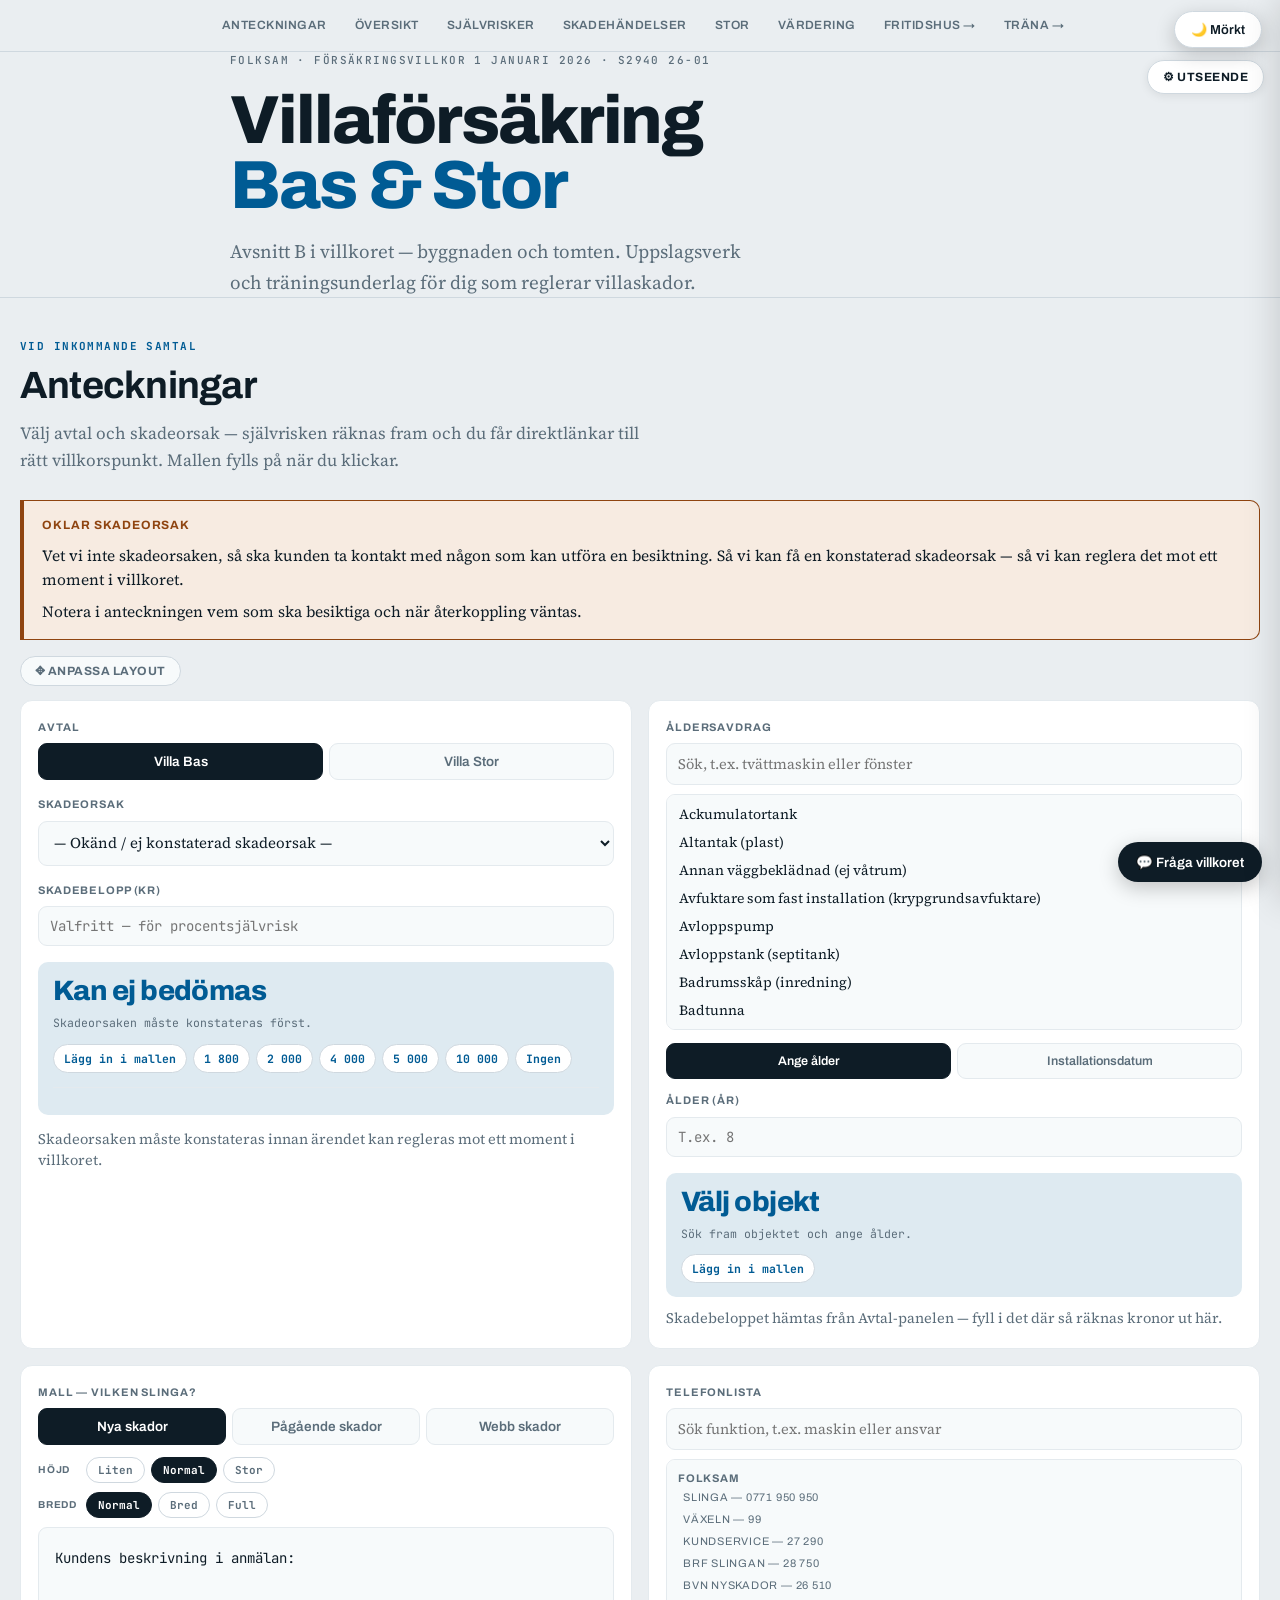
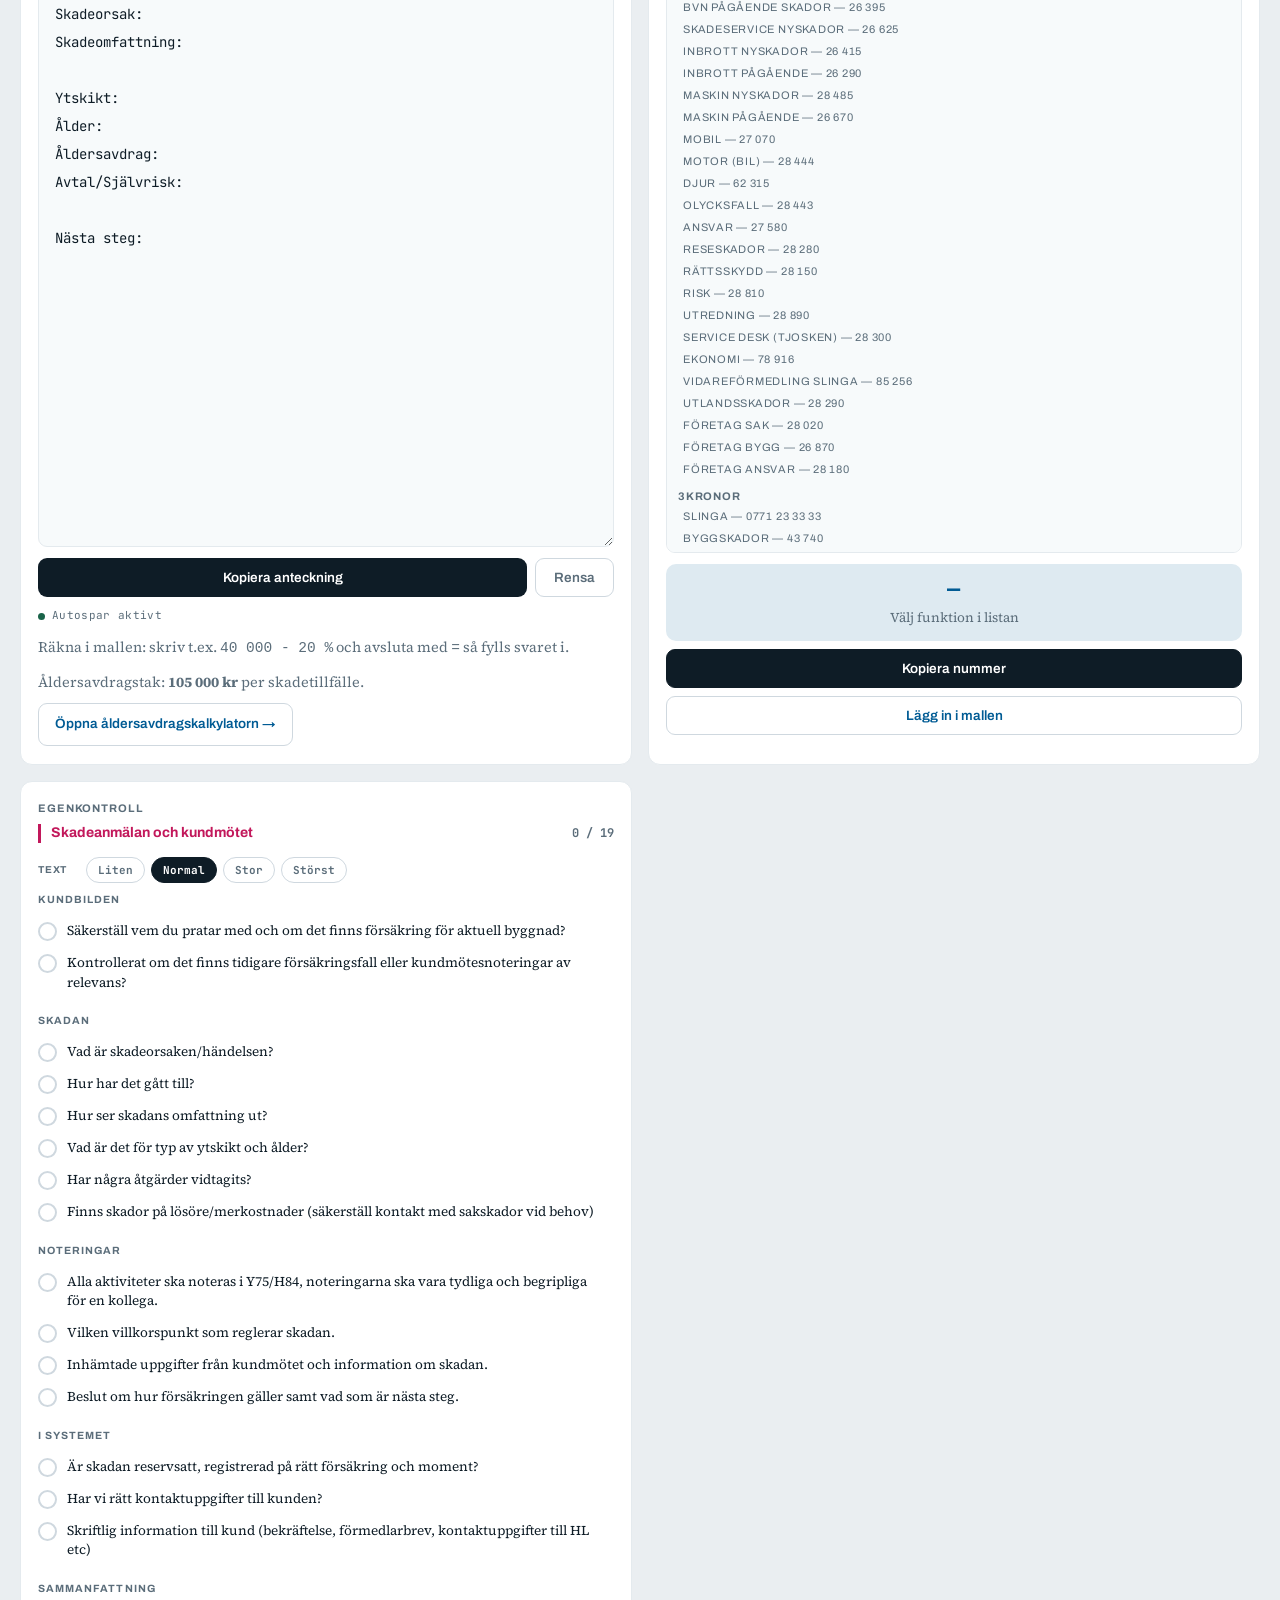
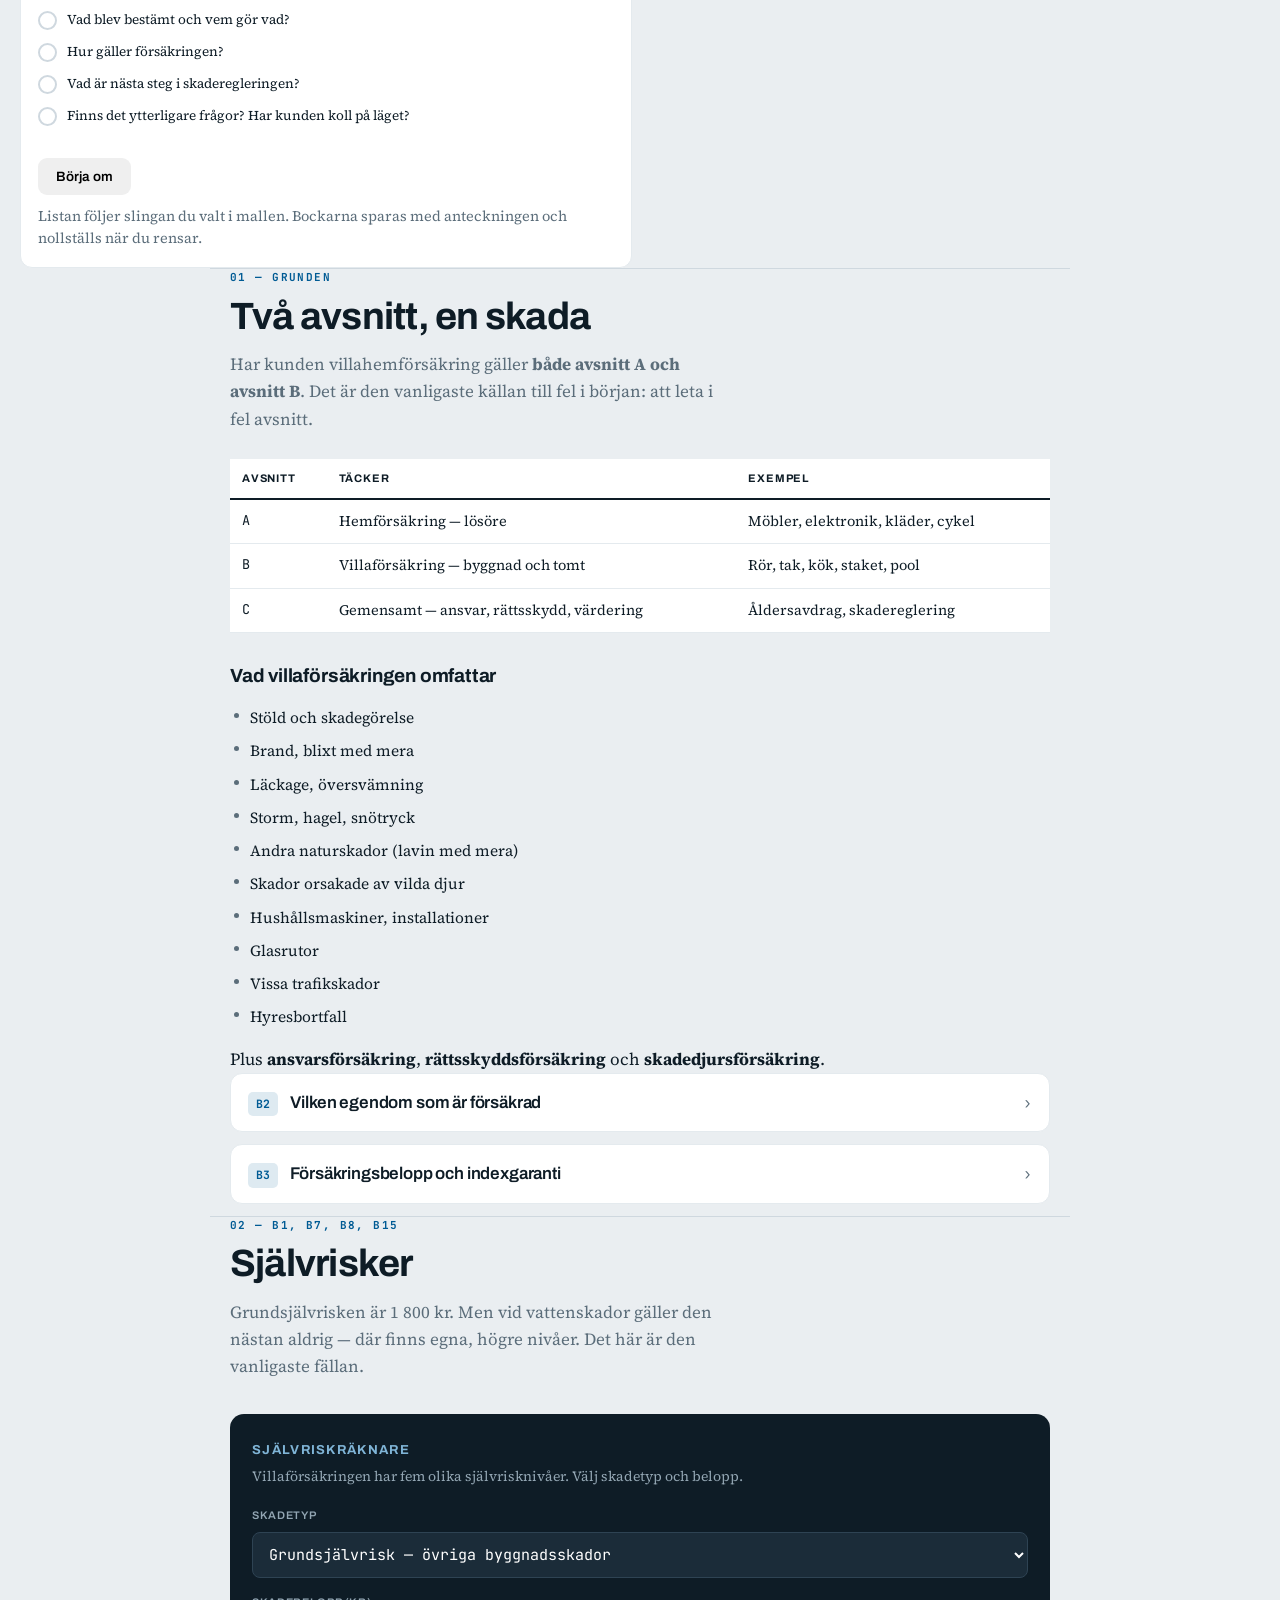
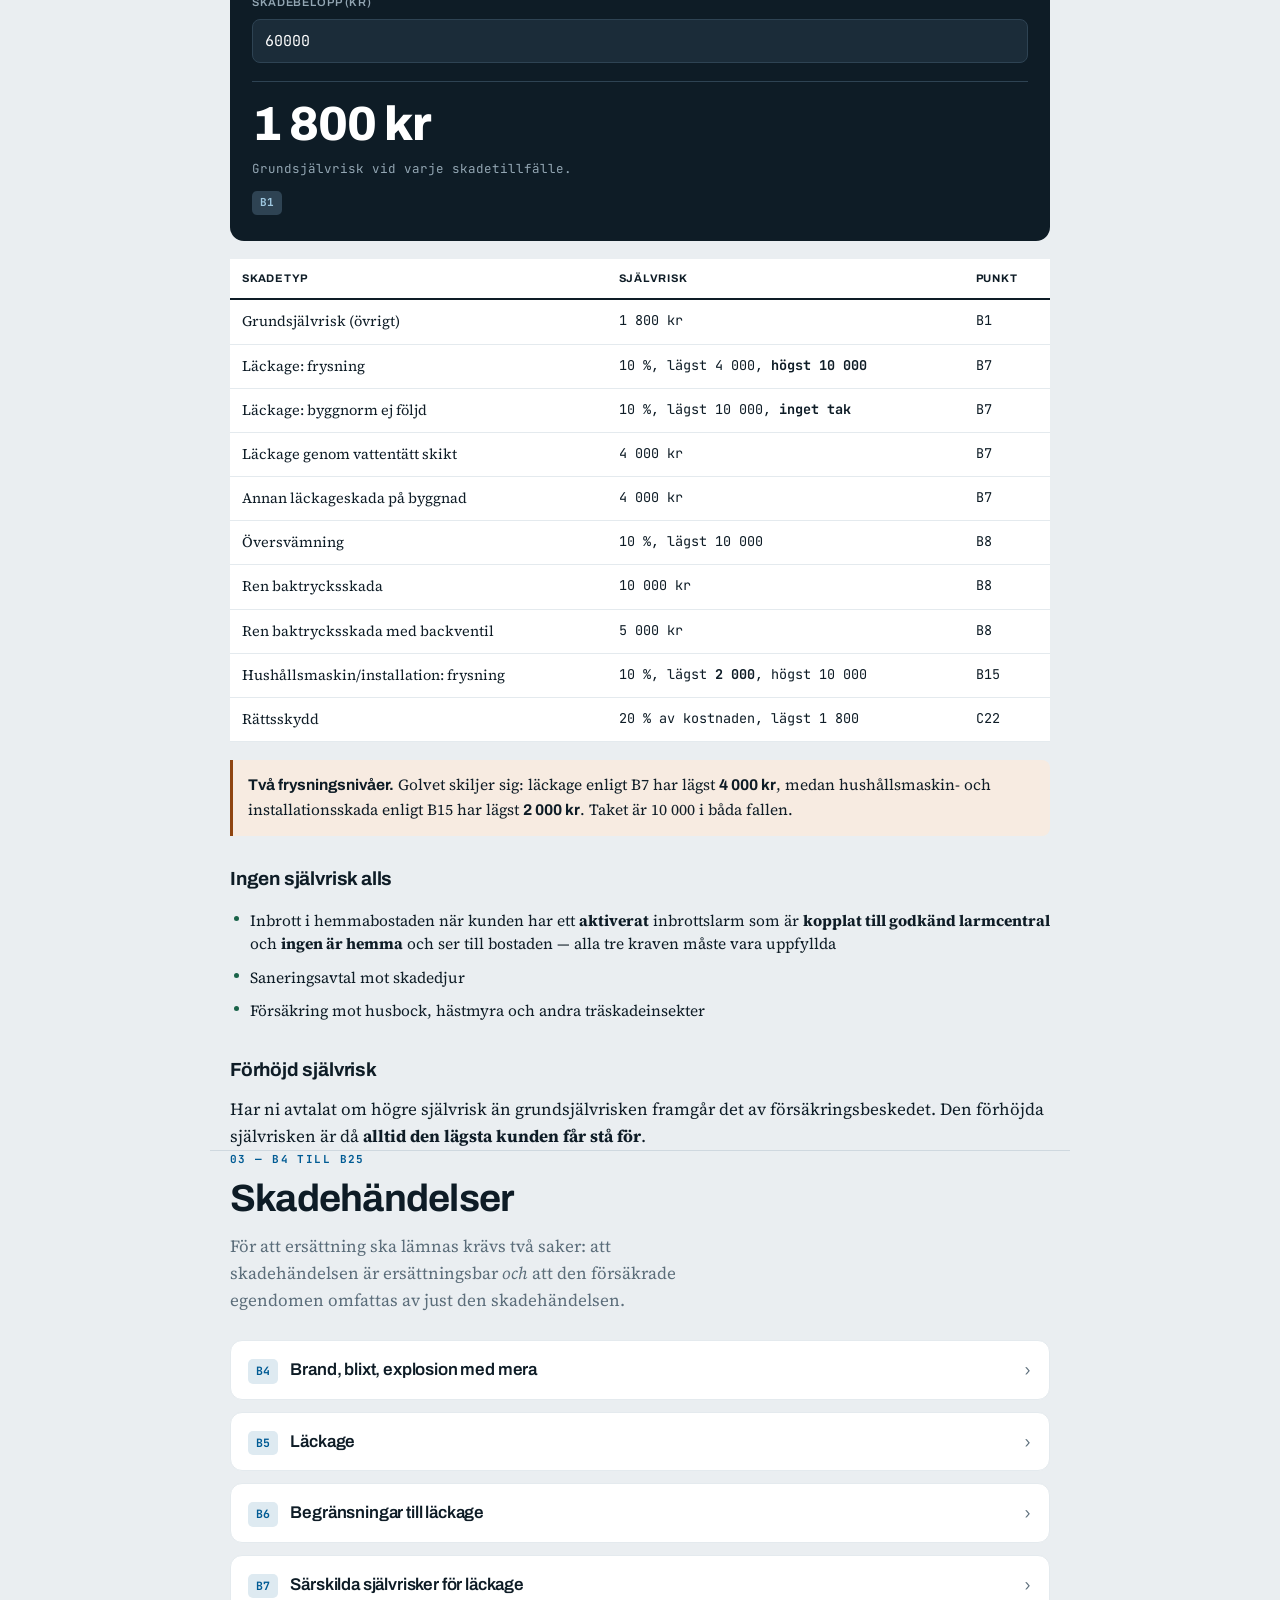
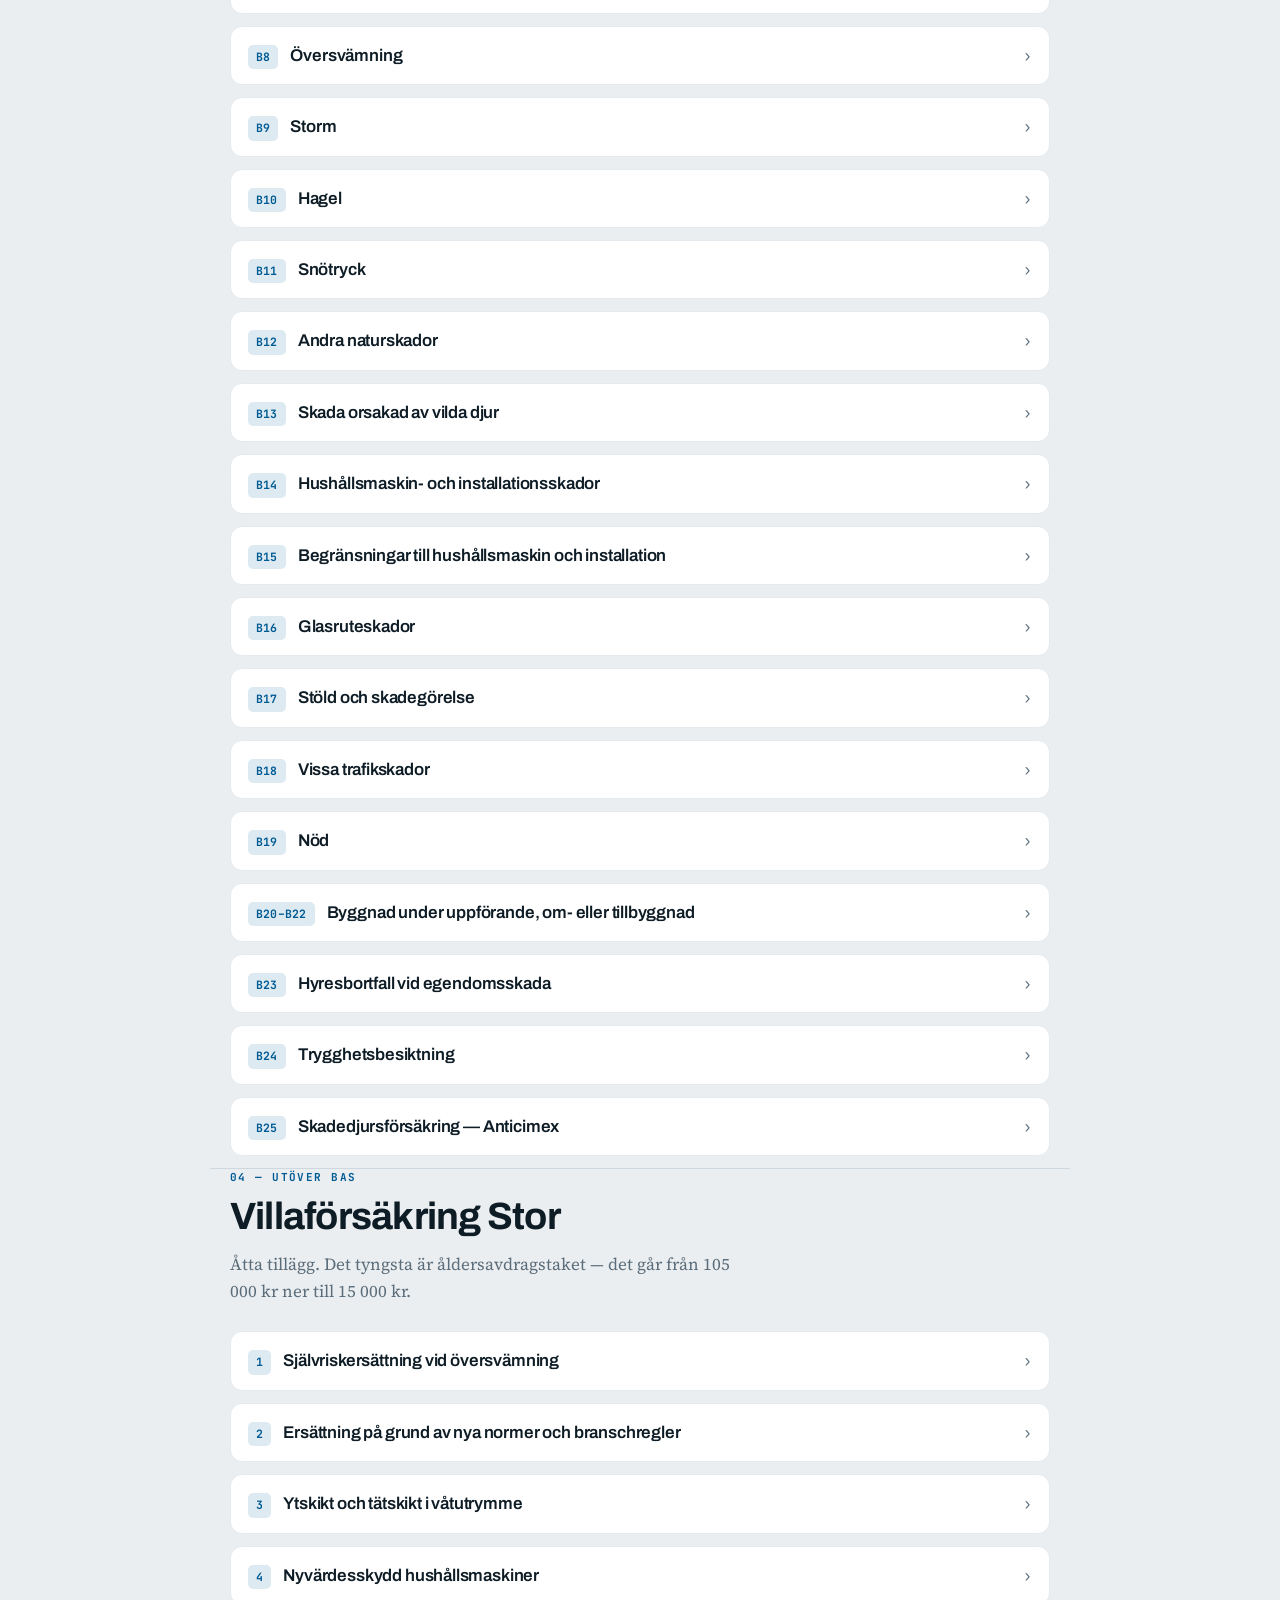
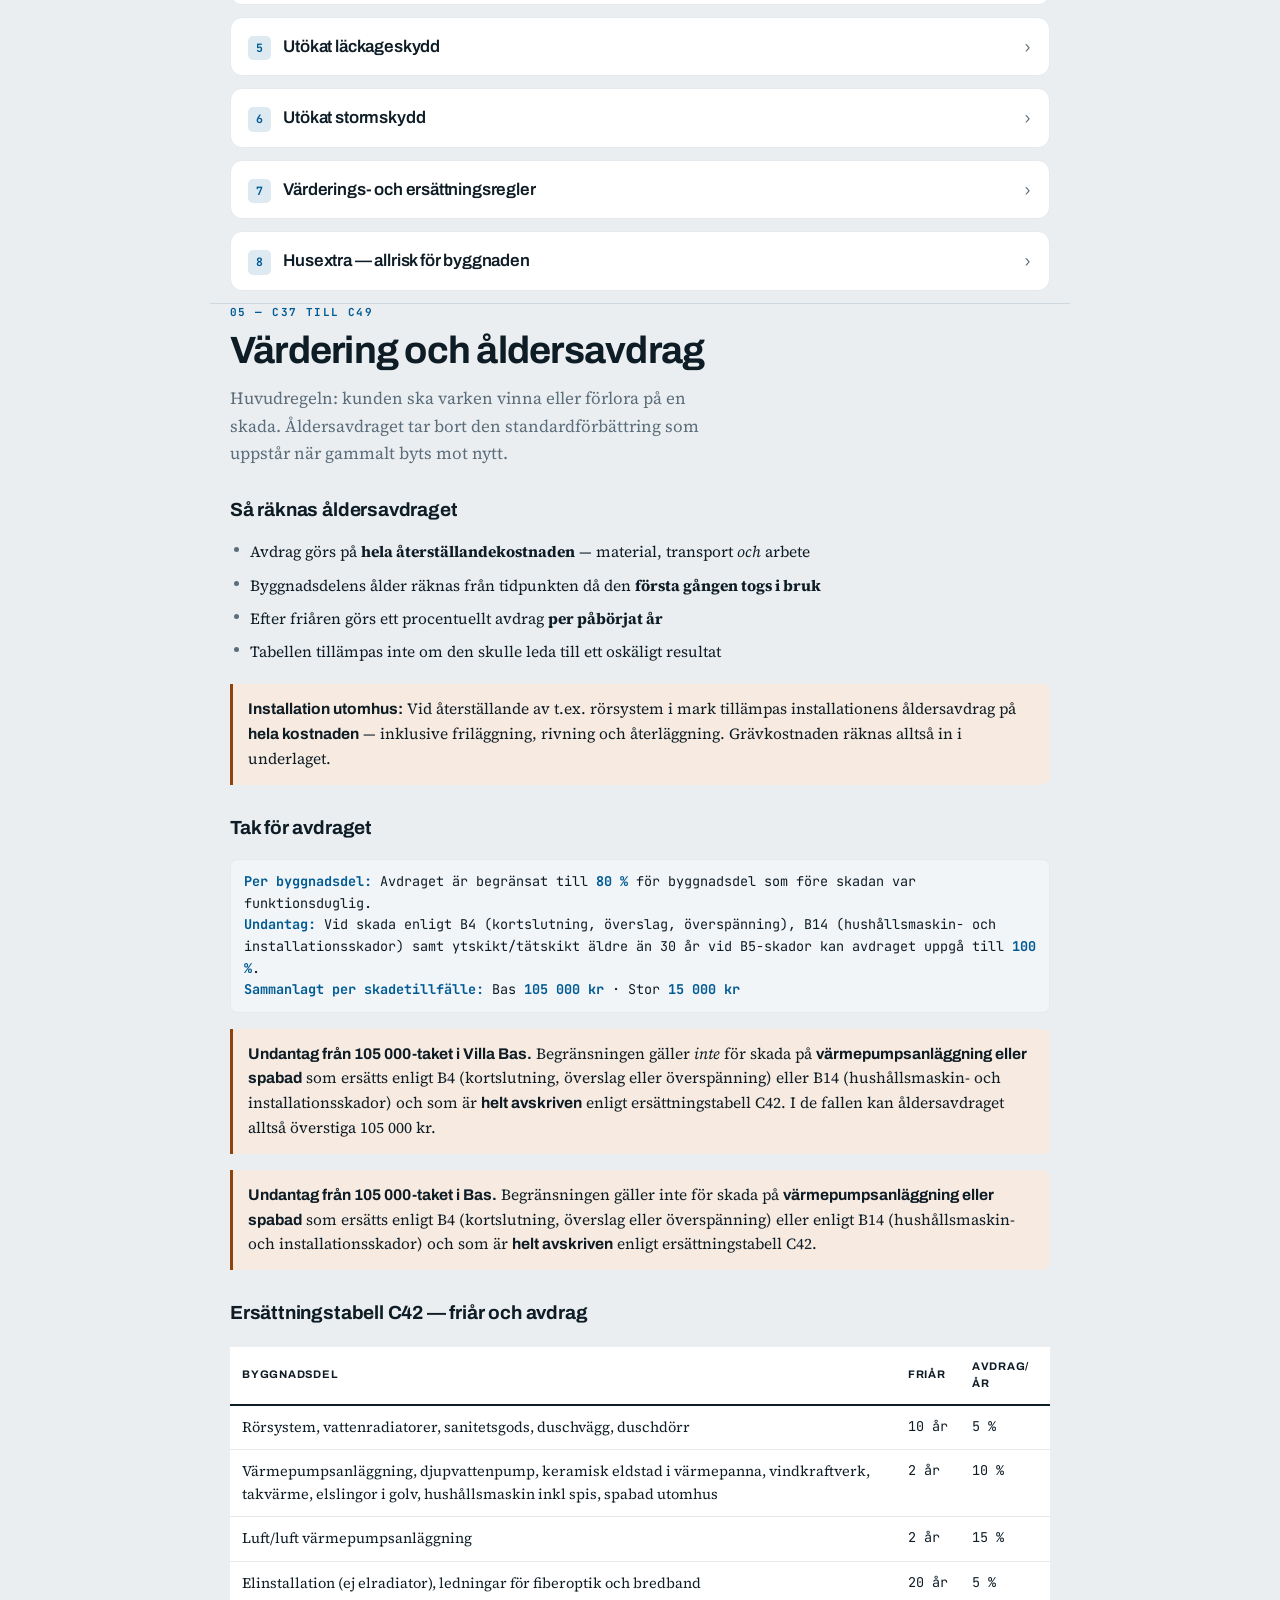
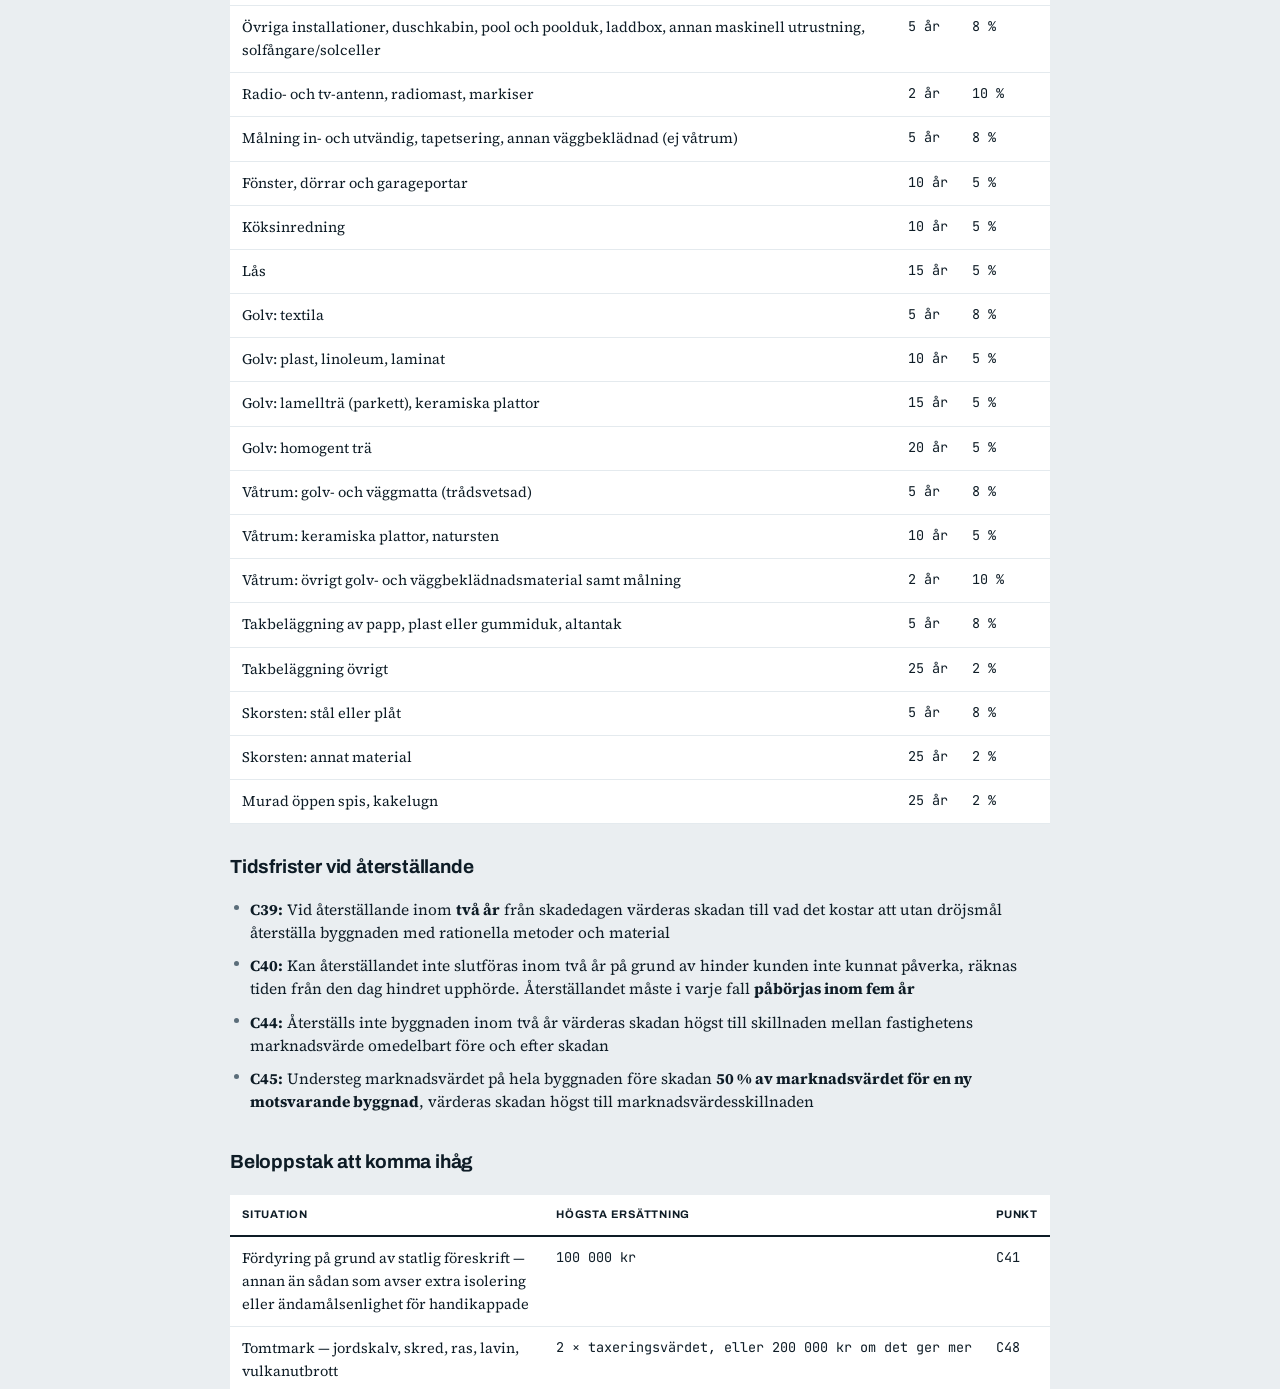
<file: index.html>
<!DOCTYPE html>
<html lang="sv">
<head>
<meta charset="UTF-8">
<meta http-equiv="refresh" content="0; url=./villaforsakring.html">
<title>Villaförsäkring</title>
<style>
:root{--paper:#EAEEF1;--ink:#0E1C26}
:root[data-theme="dark"]{--paper:#0E1620;--ink:#E6EDF3}
body{background:var(--paper);color:var(--ink);font-family:-apple-system,BlinkMacSystemFont,"Segoe UI",Roboto,sans-serif;padding:24px}
</style>
<script>
(function(){
  /* Läser in utseendevalen innan sidan ritas upp, annars hinner den
     blinka i fel läge, bredd och storlek. Håll i synk med tema.js. */
  try{
    var d = document.documentElement, s = d.style;
    var r = JSON.parse(localStorage.getItem('utseende') || 'null') || {};
    var tema = r.tema;
    if(!tema){
      var g = localStorage.getItem('theme');
      tema = g === 'dark' ? 'mork' : g === 'light' ? 'ljus' : 'system';
    }
    if(tema === 'mork')      d.setAttribute('data-theme','dark');
    else if(tema === 'ljus') d.setAttribute('data-theme','light');
    else if(window.matchMedia('(prefers-color-scheme: dark)').matches)
                             d.setAttribute('data-theme','dark');

    if(r.wrap){
      s.setProperty('--wrap', r.wrap);
      s.setProperty('--wrap-brett',
        {'720px':'1200px','860px':'1600px','1040px':'1900px','100%':'100%'}[r.wrap] || '1600px');
    }
    if(r.skala)  s.setProperty('--skala', r.skala);
    if(r.luft)   s.setProperty('--luft',  r.luft);
    if(r.radie)  s.setProperty('--radie', r.radie);
    if(r.accent) s.setProperty('--accent', r.accent);
    if(r.typsnitt && r.typsnitt !== 'serif'){
      var t = r.typsnitt === 'sans'
        ? "'Archivo',system-ui,sans-serif"
        : "system-ui,-apple-system,'Segoe UI',Roboto,sans-serif";
      s.setProperty('--brodtext', t);
      s.setProperty('--rubrik', t);
    }
  }catch(e){}
})();
</script>
</head>
<body>
<p>Omdirigerar till <a href="./villaforsakring.html">villaförsäkring</a>...</p>
</body>
</html>
</file>
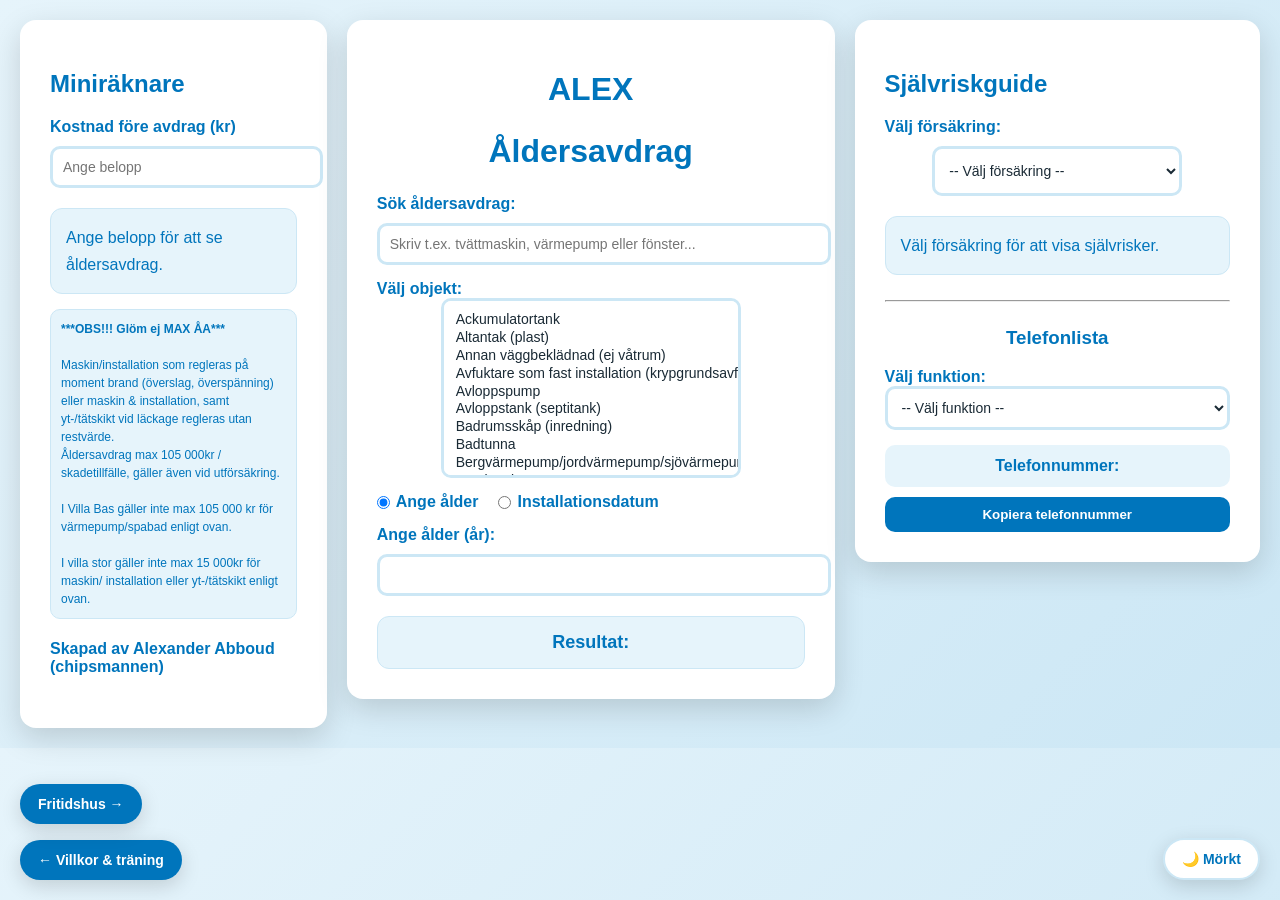
<file: aa-kalkylator.html>
<!DOCTYPE html>
<!-- saved from url=(0078)file:///C:/Users/fpzm84/OneDrive%20-%20Folksam/Skrivbordet/Mini%20projekt.html -->
<html lang="sv"><head><meta http-equiv="Content-Type" content="text/html; charset=UTF-8">
    
    <title>ALEX</title>
<script>
/* Sätts före rendering så sidan inte blinkar vitt i mörkt läge. */
(function(){
  /* Läser in utseendevalen innan sidan ritas upp, annars hinner den
     blinka i fel läge, bredd och storlek. Håll i synk med tema.js. */
  try{
    var d = document.documentElement, s = d.style;
    var r = JSON.parse(localStorage.getItem('utseende') || 'null') || {};
    var tema = r.tema;
    if(!tema){
      var g = localStorage.getItem('theme');
      tema = g === 'dark' ? 'mork' : g === 'light' ? 'ljus' : 'system';
    }
    if(tema === 'mork')      d.setAttribute('data-theme','dark');
    else if(tema === 'ljus') d.setAttribute('data-theme','light');
    else if(window.matchMedia('(prefers-color-scheme: dark)').matches)
                             d.setAttribute('data-theme','dark');

    if(r.wrap){
      s.setProperty('--wrap', r.wrap);
      s.setProperty('--wrap-brett',
        {'720px':'1200px','860px':'1600px','1040px':'1900px','100%':'100%'}[r.wrap] || '1600px');
    }
    if(r.skala)  s.setProperty('--skala', r.skala);
    if(r.luft)   s.setProperty('--luft',  r.luft);
    if(r.radie)  s.setProperty('--radie', r.radie);
    if(r.accent) s.setProperty('--accent', r.accent);
    if(r.typsnitt && r.typsnitt !== 'serif'){
      var t = r.typsnitt === 'sans'
        ? "'Archivo',system-ui,sans-serif"
        : "system-ui,-apple-system,'Segoe UI',Roboto,sans-serif";
      s.setProperty('--brodtext', t);
      s.setProperty('--rubrik', t);
    }
  }catch(e){}
})();
</script>
    <style>
:root{
    --bg1:#e6f4fb;
    --bg2:#cce7f5;
    --card:#ffffff;
    --accent:rgb(0, 117, 188);
    --accent-hover:#005a91;
    --line:#cce7f5;
    --soft:#e6f4fb;
    --field-bg:#ffffff;
    --field-ink:#1a2a35;
    --btn-fg:#ffffff;
    --shadow:rgba(0,0,0,0.15);
    --focus-ring:rgba(0,117,188,0.3);
}
:root[data-theme="dark"]{
    --bg1:#0E1620;
    --bg2:#132330;
    --card:#16212C;
    --accent:#63B0E0;
    --accent-hover:#8CC8EC;
    --line:#33485A;
    --soft:#1B2733;
    --field-bg:#1B2733;
    --field-ink:#E6EDF3;
    --btn-fg:#0B131B;
    --shadow:rgba(0,0,0,0.5);
    --focus-ring:rgba(99,176,224,0.35);
}
body {
    font-family: -apple-system, BlinkMacSystemFont, "Segoe UI", Roboto, sans-serif;
    margin: 0;
    background: linear-gradient(135deg, var(--bg1), var(--bg2));
    color: var(--accent);

    display:flex;
    justify-content:center;
    align-items:flex-start;
    gap:20px;

    padding:20px;
}
#searchInput{
    width:100%;
    margin-bottom:15px;
}

#DesignD {
    background: var(--card);
    padding: 30px;
    border-radius: 16px;
    width: 520px;
    max-height: 90vh;
    overflow-y: auto;
    box-shadow: 0 10px 30px var(--shadow);
    margin-bottom: 15px;
}

    h1 {
        text-align: center;
        margin-bottom: 25px;
        color: var(--accent);
    }

    label {
        font-weight: 600;
        margin-top: 20px;
    }

select,
input[type="number"],
input[type="text"],
input[type="date"] {
    width: 100%;
    padding: 10px;
    border-radius: 10px;
    border: 3px solid var(--line);
    background: var(--field-bg);
    color: var(--field-ink);
    outline: none;
    transition: 0.2s;
    font-size: 14px;
    margin-top: 10px;
}
option{background:var(--field-bg);color:var(--field-ink)}
optgroup{background:var(--field-bg);color:var(--accent)}
input[type="date"]::-webkit-calendar-picker-indicator{
    filter:var(--picker-filter,none);
}
:root[data-theme="dark"]{--picker-filter:invert(1) brightness(1.6)}
.ageMode {
    display: flex;
    gap: 20px;
    margin-top: 15px;
    margin-bottom: 15px;
}

.ageMode label {
    display: flex;
    align-items: center;
    gap: 6px;
    margin: 0;
    font-weight: 600;
}

.ageMode input[type="radio"] {
    width: auto;
    margin: 0;
}

    select:focus, input:focus {
        border-color: var(--accent);
        box-shadow: 0 0 5px var(--focus-ring);
    }

    select {
        height: 180px;
	margin-bottom: 35px;
	margin-top: 25px;
	display: block;
    	margin: 0 auto; /* centrerar horisontellt */

    }

    #result {
        margin-top: 20px;
        padding: 15px;
        border-radius: 12px;
        background: var(--soft);
        font-size: 18px;
        text-align: center;
        font-weight: bold;
        border: 1px solid var(--line);
	#result line-height: 1.6;
}

#SelfRiskBox{
    background:var(--card);
    padding:30px;
    border-radius:16px;
    width:420px;
    max-height:90vh;
    overflow-y:auto;
    box-shadow:0 10px 30px var(--shadow);
}

#insuranceResult{
    margin-top:20px;
    padding:15px;
    border-radius:12px;
    background:var(--soft);
    border:1px solid var(--line);
    line-height:1.7;
}
#insuranceSelect {
    width: 250px;
    height: 50px;
    display: block;
    margin: 10px auto;
}
#calculatorBox{
    background:var(--card);
    padding:30px;
    border-radius:16px;
    width:300px;
    max-height:90vh;
    overflow-y:auto;
    box-shadow:0 10px 30px var(--shadow);
}

#calculatorResult{
    margin-top:20px;
    padding:15px;
    border-radius:12px;
    background:var(--soft);
    border:1px solid var(--line);
    line-height:1.7;
}
    

.datumhint{
    font-size:12.5px;
    line-height:1.5;
    color:var(--field-ink);
    opacity:.75;
    margin:-4px 0 12px;
}

#backToVillkor,#backToFritid{
    position:fixed;
    left:20px;
    bottom:20px;
    z-index:9999;
    display:inline-flex;
    align-items:center;
    gap:8px;
    background:var(--accent);
    color:var(--btn-fg);
    text-decoration:none;
    font-family:-apple-system,BlinkMacSystemFont,"Segoe UI",Roboto,sans-serif;
    font-size:14px;
    font-weight:600;
    padding:12px 18px;
    border-radius:100px;
    box-shadow:0 6px 20px var(--shadow);
    transition:0.2s;
}
#backToVillkor:hover,#backToFritid:hover{
    background:var(--accent-hover);
    transform:translateY(-2px);
    box-shadow:0 8px 24px var(--shadow);
}
/* Två pillerlänkar i samma hörn — fritidshus ligger ovanpå. */
#backToFritid{bottom:76px}
@media (max-width:700px){
    #backToVillkor,#backToFritid{left:12px;padding:10px 14px;font-size:13px}
    #backToVillkor{bottom:12px}
    #backToFritid{bottom:62px}
}

/* ---------- mörkt läge ---------- */
#themeToggle{
    position:fixed;
    right:20px;
    bottom:20px;
    z-index:9999;
    display:inline-flex;
    align-items:center;
    gap:8px;
    background:var(--card);
    color:var(--accent);
    border:2px solid var(--line);
    font-family:-apple-system,BlinkMacSystemFont,"Segoe UI",Roboto,sans-serif;
    font-size:14px;
    font-weight:600;
    padding:11px 17px;
    border-radius:100px;
    cursor:pointer;
    box-shadow:0 6px 20px var(--shadow);
    transition:0.2s;
}
#themeToggle:hover{
    border-color:var(--accent);
    transform:translateY(-2px);
    box-shadow:0 8px 24px var(--shadow);
}
#themeToggle:focus-visible{outline:2px solid var(--accent);outline-offset:2px}
@media (max-width:700px){
    #themeToggle{right:12px;bottom:12px;padding:10px 14px;font-size:13px}
}
@media print{#themeToggle{display:none}}

</style>

</head>
<body>

<a id="backToVillkor" href="./villaforsakring.html">&#8592; Villkor &amp; tr&#228;ning</a>
<a id="backToFritid" href="./fritidshus.html">Fritidshus &#8594;</a>




<div id="calculatorBox">
    <h2>Miniräknare</h2>

    <label>Kostnad före avdrag (kr)</label>
    <input type="number" id="costInput" placeholder="Ange belopp">

    <div id="calculatorResult">
        Ange belopp för att se åldersavdrag.
    </div>

    <div style="
        font-size:12px;
        line-height:1.5;
        background:var(--soft);
        padding:10px;
        border-radius:10px;
        margin-bottom:15px;
	margin-top: 15px;
        border:1px solid var(--line);
    ">
	<b>***OBS!!! Glöm ej MAX ÅA***</b><br><br>
        Maskin/installation som regleras på moment brand (överslag, överspänning) eller maskin &amp; installation, samt yt-/tätskikt vid läckage regleras utan restvärde.<br>
	Åldersavdrag max 105 000kr / skadetillfälle, gäller även vid utförsäkring.<br><br>
	I Villa Bas gäller inte max 105 000 kr för värmepump/spabad enligt ovan.<br><br>
	I villa stor gäller inte max 15 000kr för maskin/ installation eller yt-/tätskikt enligt ovan.
    </div>
<h4> Skapad av Alexander Abboud (chipsmannen)</h4>
</div>

<div id="DesignD">
	<h1>ALEX</h1> 
    <h1>Åldersavdrag</h1>

<label for="searchInput">Sök åldersavdrag:</label>
<input type="text" id="searchInput" placeholder="Skriv t.ex. tvättmaskin, värmepump eller fönster...">


    <label for="objectSelect">Välj objekt:</label>
    <select id="objectSelect" size="10" style="width: 300px;">
        <option value="0">Ackumulatortank</option><option value="1">Altantak (plast)</option><option value="2">Annan väggbeklädnad (ej våtrum)</option><option value="3">Avfuktare som fast installation (krypgrundsavfuktare)</option><option value="4">Avloppspump</option><option value="5">Avloppstank (septitank)</option><option value="6">Badrumsskåp (inredning)</option><option value="7">Badtunna</option><option value="8">Bergvärmepump/jordvärmepump/sjövärmepump</option><option value="9">Braskamin</option><option value="10">Bredbandsledning (exempelvis fiber)</option><option value="11">Centraldammsugare maskin</option><option value="12">Centraldammsugare rörsystem</option><option value="13">Diskmaskin</option><option value="14">Duschdörr/duschvägg (räknas som sanitetsgods)</option><option value="15">Dörr - FOLKSAM</option><option value="16">Dörr - 3KRONOR</option><option value="17">Elinstallation (ej elradiator, ej lampa/armatur)</option><option value="18">Elpanna</option><option value="19">Elradiator</option><option value="20">Expansionskärl</option><option value="21">Fiberoptiksledning (exempelvis bredband)</option><option value="22">Fjärrvärme</option><option value="23">Frys/kyl</option><option value="24">Frånluftsvärmepump</option><option value="25">FTX/FX (värmeväxlare)</option><option value="26">Fönster - FOLKSAM</option><option value="27">Fönster - 3KRONOR</option><option value="28">Förbränningstoalett</option><option value="29">Garageport - FOLKSAM</option><option value="30">Garageport - 3KRONOR</option><option value="31">Golvbeläggning (ej våtrum) - Homogent trä</option><option value="32">Golvbeläggning (ej våtrum) - Keramiska plattor (kakel/klinker)</option><option value="33">Golvbeläggning (ej våtrum) - Lamellträ (parkett)</option><option value="34">Golvbeläggning (ej våtrum) - Laminat</option><option value="35">Golvbeläggning (ej våtrum) - Linoleum</option><option value="36">Golvbeläggning (ej våtrum) - Plast</option><option value="37">Golvbeläggning (ej våtrum) - Textilia</option><option value="38">Golvmatta, trådsvetsad (våtrumsbeklädnad, inklusive tätskikt)</option><option value="39">Golvvärme, elslinga - FOLKSAM (B14 gäller EJ i våtrumsgolv)</option><option value="40">Golvvärme, elslinga - 3KRONOR</option><option value="41">Golvvärme, vattenburen</option><option value="42">Golvvärmetermostat</option><option value="43">Gummidukstak</option><option value="44">Homogent trägolv (ej våtrum)</option><option value="45">Hushållsmaskin (exempelvis vitvaror)</option><option value="46">Hydroforpump</option><option value="47">Kakelugn</option><option value="48">Keramiska plattor, kakel/klinker (ej våtrum)</option><option value="49">Keramiska plattor, kakel/klinker (våtrumsbeklädnad, inklusive tätskikt)</option><option value="50">Keramisk eldstad i värmepanna</option><option value="51">Krypgrundsavfuktare</option><option value="52">Kollektorslang till bergvärme/jordvärme</option><option value="53">Kyl/frys (även vinkyl)</option><option value="54">Köksfläkt</option><option value="55">Köksinredning</option><option value="56">Larm - FOLKSAM</option><option value="57">Larm - 3KRONOR</option><option value="58">Lamellträ golvbeläggning - parkett (ej våtrum)</option><option value="59">Laminat golvbeläggning (ej våtrum)</option><option value="60">Ledningar för fiberoptik och bredband (dataöverföring)</option><option value="61">Liner (till pool)</option><option value="62">Linoleum golvbeläggning (ej våtrum)</option><option value="63">Luft/luft värmepumpsanläggning</option><option value="64">Luft/vatten värmepumpsanläggning</option><option value="65">Lås - FOLKSAM</option><option value="66">Lås - 3KRONOR</option><option value="67">Markis</option><option value="68">Maskinell utrustning (ej hushållsmaskin)</option><option value="69">Mulltoa</option><option value="70">Murad öppen spis</option><option value="71">Målning in- och utvändig (ej våtrum)</option><option value="72">Målning i våtrum (samt övrig beklädnad)</option><option value="73">Natursten (våtrumsbeklädnad, inklusive tätskikt)</option><option value="74">Oljecistern</option><option value="75">Panna</option><option value="76">Panna (kopplad till värmepump, exempelvis keramisk eldstad)</option><option value="77">Papptak</option><option value="78">Parkett golvbeläggning - lamellträ (ej våtrum)</option><option value="79">Pelletsbrännare</option><option value="80">Plastgolvbeläggning (ej våtrum)</option><option value="81">Plasttak</option><option value="82">Pool - maskinell utrustning</option><option value="83">Poolduk/konstruktion</option><option value="84">Pooldammsugare/poolrobot</option><option value="85">Poolvärmepump</option><option value="86">Radioantenn/mast</option><option value="87">Radonett/radonsug/radonavskiljare</option><option value="88">Reningsverk</option><option value="89">Rörsystem (kall/varmvatten, värmesystem, avlopp, blandare, diskho)</option><option value="90">Sanitetsgods (toalettstol, badkar, tvättställ (ej maskinell utrustning))</option><option value="91">Skorsten (annat material, ej plåt eller stål)</option><option value="92">Skorsten (plåt, stål)</option><option value="93">Skåp (fast inredning)</option><option value="94">Smarta hem</option><option value="95">Solfångare</option><option value="96">Solpanel (solceller)</option><option value="97">Spabad utomhus - FOLKSAM</option><option value="98">Spabad utomhus - 3KRONOR</option><option value="99">Spis</option><option value="100">Takbeläggning (papp, plast eller gummiduk)</option><option value="101">Takbeläggning (övrigt, ej papp, plast eller gummiduk)</option><option value="102">Takvärme</option><option value="103">Tapetsering</option><option value="104">Textilia golvbeläggning (ej våtrum)</option><option value="105">Trägolv, homogent (ej våtrum)</option><option value="106">TV-antenn/parabol</option><option value="107">Tvättmaskin</option><option value="108">Vakuumtoalett</option><option value="109">Varmvattenberedare (fristående)</option><option value="110">Varmvattenberedare (kopplad till värmepump)</option><option value="111">Vattenpump (djupvattenpump)</option><option value="112">Vattenradiator</option><option value="113">Vedpanna/gaspanna</option><option value="114">Vindkraftverk</option><option value="115">Våtrumsbeklädnad inklusive tätskikt - golv- &amp; väggmatta (trådsvetsad)</option><option value="116">Våtrumsbeklädnad inklusive tätskikt - keramiska plattor (kakel/klinker)</option><option value="117">Våtrumsbeklädnad inklusive tätskikt - målning i våtrum</option><option value="118">Våtrumsbeklädnad inklusive tätskikt - natursten</option><option value="119">Våtrumsbeklädnad inklusive tätskikt - övriga golv- &amp; väggbeklädnad</option><option value="120">Väggbeklädnad (annan, ej våtrum)</option><option value="121">Väggmatta, trådsvetsad (våtrumsbeklädnad, inklusive tätskikt)</option><option value="122">Värmepanna</option><option value="123">Värmepanna (kopplad till värmepump, exempelvis keramisk eldstad)</option><option value="124">Värmepumpsanläggning (ej luft/luft)</option><option value="125">Värmepumpsanläggning (luft/luft)</option><option value="126">Värmeväxlare (FTX/FX)</option><option value="127">Öppen spis (murad)</option><option value="128">Övrig maskininstallation</option> <option value="129">Duschkabin</option>
    </select>
<div class="ageMode">
    <label>
        <input type="radio" name="ageMode" value="manual" checked="">
        Ange ålder
    </label>

    <label>
        <input type="radio" name="ageMode" value="date">
        Installationsdatum
    </label>
</div>

<div id="manualAgeBox">
    <label for="ageInput">Ange ålder (år):</label>
    <input type="number" id="ageInput" min="0">
</div>

<div id="dateAgeBox" style="display:none;">
    <label for="installDate">Installationsdatum:</label>
    <input type="date" id="installDate">

    <label for="compareDate">Skadedatum:</label>
    <input type="date" id="compareDate">
    <div class="datumhint">Åldern räknas fram till skadedagen, inte till idag.</div>
</div>
    <div id="result">Resultat: </div>




</div>

<div id="SelfRiskBox">

    <h2>Självriskguide</h2>

    <label for="insuranceSelect">
        Välj försäkring:
    </label>

    <select id="insuranceSelect">
        <option value="">-- Välj försäkring --</option>

        <optgroup label="Folksam">
            <option value="FVB">Villa Bas</option>
            <option value="FVS">Villa Stor</option>
            <option value="FFB">Fritidshus Bas</option>
            <option value="FFS">Fritidshus Stor</option>
            <option value="FBS">Borätt Stor</option>
        </optgroup>

        <optgroup label="3Kronor">
            <option value="3VB">Villa Bas</option>
            <option value="3VP">Villa Plus</option>
            <option value="3FB">Fritidshus Bas</option>
            <option value="3FP">Fritidshus Plus</option>
            <option value="3BP">Borätt Plus</option>
        </optgroup>

    </select>

    <div id="insuranceResult">
        Välj försäkring för att visa självrisker.
    </div>




<hr style="margin-top:25px; margin-bottom:25px;">

<h3 style="text-align:center;">Telefonlista</h3>

<label for="phoneSelect">Välj funktion:</label>

<select id="phoneSelect" style="width:100%; height:auto;">
    <option value="">-- Välj funktion --</option>

    <optgroup label="Folksam">
        <option value="0771 950 950">Slinga</option>
        <option value="99">Växeln</option>
        <option value="27 290">Kundservice</option>
        <option value="26 510">BVN nyskador</option>
        <option value="26 395">BVN pågående skador</option>
        <option value="26 625">Skadeservice nyskador</option>
        <option value="26 415">Inbrott nyskador</option>
        <option value="26 290">Inbrott pågående</option>
        <option value="28 485">Maskin nyskador</option>
        <option value="26 670">Maskin pågående</option>
        <option value="27 070">Mobil</option>
        <option value="28 444">Motor (bil)</option>
        <option value="62 315">Djur</option>
        <option value="28 443">Olycksfall</option>
        <option value="27 580">Ansvar</option>
        <option value="28 280">Reseskador</option>
        <option value="28 150">Rättsskydd (ENDAST pågående. Nyskador till kundtjänst)</option>
        <option value="28 810">Risk</option>
        <option value="28 890">Utredning</option>
        <option value="28 300">Service Desk (Tjosken)</option>
        <option value="78 916">Ekonomi</option>
        <option value="85 256">Vidareförmedling slinga</option>
        <option value="28 290">Utlandsskador</option>
        <option value="28 020">Företag Sak</option>
        <option value="26 870">Företag Bygg</option>
        <option value="28 180">Företag Ansvar</option>
    </optgroup>

    <optgroup label="3Kronor">
        <option value="0771 23 33 33">Slinga</option>
        <option value="43 740">Byggskador</option>
        <option value="79 945">Sakskador</option>
        <option value="79 985">Ansvar</option>
        <option value="79 930">Motor (bil)</option>
        <option value="79 935">Olycksfall / överfall</option>
        <option value="79 950">Reseskador</option>
        <option value="79 960">Rättsskydd (ENDAST pågående. Nyskador till kundtjänst)</option>
        <option value="79 999">Support</option>
        <option value="19 966">Företag Sak</option>
        <option value="79 966">Företag Bygg</option>
    </optgroup>

    <optgroup label="Övrigt">
	<option value="0771 122 300">Rentokil (3KR skadedjur)</option>
        <option value="075 245 10 00">Anticimex Växel</option>
        <option value="075 245 17 00">Anticimex Byggrådgivning</option>
        <option value="020 23 52 35">Polygon</option>
        <option value="08 522 78 200">Trafikförsäkringsföreningen</option>
    </optgroup>
</select>

<div id="phoneResult" style="
        margin-top:15px;
        padding:12px;
        border-radius:10px;
        background:var(--soft);
        text-align:center;
        font-weight:bold;">
    Telefonnummer:
</div>

<button id="copyPhoneBtn" style="
            width:100%;
            margin-top:10px;
            padding:10px;
            border:none;
            border-radius:10px;
            background:var(--accent);
            color:var(--btn-fg);
            font-weight:bold;
            cursor:pointer;">
    Kopiera telefonnummer
</button>






</div>



    <script src="aa-data.js?v=20261029"></script>
    <script>
/* Skadedatum förifylls inte — åldern ska räknas fram till skadedagen,
   och det datumet måste anges aktivt. Se aaAlderFranDatum i aa-data.js. */

        const items = AA_ITEMS;   /* tabellen bor i aa-data.js */

        document.getElementById('ageInput').addEventListener('input', calculateDeduction);
        document.getElementById('objectSelect').addEventListener('change', calculateDeduction);
	document.getElementById('costInput').addEventListener('input', calculateDeduction);

document.getElementById('installDate')
    .addEventListener('change', calculateDeduction);

document.getElementById('compareDate')
    .addEventListener('change', calculateDeduction);

document.getElementById('searchInput').addEventListener('input', function () {
    const searchText = this.value.toLowerCase().trim();
    const select = document.getElementById('objectSelect');
    const options = select.options;

    for (let i = 0; i < options.length; i++) {
        const option = options[i];
        const matches = option.text.toLowerCase().includes(searchText);

        option.style.display = matches ? '' : 'none';
    }
});
document.querySelectorAll('input[name="ageMode"]').forEach(radio => {
    radio.addEventListener('change', function () {

        const manualBox = document.getElementById('manualAgeBox');
        const dateBox = document.getElementById('dateAgeBox');

        if (this.value === 'manual') {
            manualBox.style.display = 'block';
            dateBox.style.display = 'none';
        } else {
            manualBox.style.display = 'none';
            dateBox.style.display = 'block';
        }

        calculateDeduction();
    });
});

document.getElementById('installDate')
    .addEventListener('change', calculateDeduction);


        /* Sidan och aa-data.js laddas upp var för sig — fångar upp att de
           hamnat i otakt, i stället för att sluta räkna i tysthet. */
        function aaBeroendenSaknas(){
            if (typeof AA_ITEMS === 'undefined') return 'aa-data.js har inte laddats alls';
            if (typeof AA_VERSION === 'undefined' || AA_VERSION < 3) return 'aa-data.js är en äldre version än sidan';
            if (typeof aaAndel !== 'function' || typeof aaAlderFranDatum !== 'function'
                || typeof aaIdagLokalt !== 'function') return 'aa-data.js saknar beräkningsfunktionerna';
            return null;
        }

        function calculateDeduction() {
            const brist = aaBeroendenSaknas();
            if (brist) {
                document.getElementById('result').innerHTML =
                    '<b>Filerna i otakt: ' + brist + '.</b><br>Ladda upp aa-data.js på nytt.';
                return;
            }
    const selectedIndex = document.getElementById('objectSelect').value;
let age;

const mode = document.querySelector(
    'input[name="ageMode"]:checked'
).value;

if (mode === 'manual') {

    age = parseInt(
        document.getElementById('ageInput').value
    );

} else {

    const installDate =
        document.getElementById('installDate').value;

    /* Beräkningen bor i aa-data.js — delad med villkorssidan. */
    age = aaAlderFranDatum(
        installDate,
        document.getElementById('compareDate').value
    );
}    const resultDiv = document.getElementById('result');

    /* Rimlighetskontroll på datumen — en felskriven siffra ger annars tyst
       0 % eller ett orimligt avdrag, utan att något syns i rutan. */
    let datumVarning = '';
    if (mode !== 'manual') {
        const i = document.getElementById('installDate').value;
        const sk = document.getElementById('compareDate').value;
        let stopp = null;
        if (!i)          stopp = 'Ange installationsdatum.';
        else if (!sk)    stopp = 'Ange skadedatum — åldern räknas fram till skadedagen.';
        else if (i > sk) stopp = 'Installationsdatumet ligger efter skadedatumet — kontrollera uppgifterna.';
        if (stopp) {
            resultDiv.innerHTML = 'Resultat: ' + stopp;
            return;
        }
        /* Räknas ändå — men flaggas, eftersom det oftast är en felskrivning. */
        if (sk > aaIdagLokalt()) datumVarning = '<br>Obs: skadedatumet ligger i framtiden.';
    }

    if (isNaN(age) || selectedIndex === "") {
        resultDiv.textContent = "Resultat: ";

        const calcResult = document.getElementById('calculatorResult');
        if (calcResult) {
            calcResult.innerHTML = "Ange belopp för att se åldersavdrag.";
        }

        return;
    }

    const item = items[selectedIndex];
    const deduction = aaAndel(item, age);   /* aa-data.js */

    resultDiv.innerHTML = `
        Resultat: ${(deduction * 100).toFixed(2)}% åldersavdrag<br>
        Ålder: ${age} påbörjade år${mode === 'manual' ? '' : ' vid skadedatumet'}<br>
        Fria år: ${item.no_deduction_years} år<br>
        Avdrag per år: ${(item.deduction_rate * 100).toFixed(1)}%<br>
        Max livslängd: ${item.max_years} år${datumVarning}
    `;

    const cost = parseFloat(
        document.getElementById('costInput')?.value
    );

    const calcResult =
        document.getElementById('calculatorResult');

    if (calcResult) {
        if (!isNaN(cost) && cost > 0) {
            const deductionAmount = cost * deduction;
            const remainingValue = cost - deductionAmount;

            calcResult.innerHTML = `
                Ursprungligt belopp:
                ${cost.toLocaleString('sv-SE')} kr<br>

                Åldersavdrag:
                ${deductionAmount.toLocaleString('sv-SE', {
                    minimumFractionDigits: 0,
                    maximumFractionDigits: 2
                })} kr<br>

                Kvar efter avdrag:
                <b>${remainingValue.toLocaleString('sv-SE', {
                    minimumFractionDigits: 0,
                    maximumFractionDigits: 2
                })} kr</b>
            `;
        } else {
            calcResult.innerHTML =
                "Ange belopp för att se åldersavdrag.";
        }
    }
}
``

// Telefonlista

let selectedPhoneNumber = "";

document.getElementById("phoneSelect").addEventListener("change", function () {

    selectedPhoneNumber = this.value;

    const resultDiv = document.getElementById("phoneResult");

    if (selectedPhoneNumber === "") {
        resultDiv.innerHTML = "Telefonnummer:";
        return;
    }

    resultDiv.innerHTML =
        "Telefonnummer: " + selectedPhoneNumber;
});

document.getElementById("copyPhoneBtn").addEventListener("click", function () {

    if (!selectedPhoneNumber) {
        alert("Välj först ett telefonnummer.");
        return;
    }

    navigator.clipboard.writeText(selectedPhoneNumber);

    this.innerText = "Kopierat!";

    setTimeout(() => {
        this.innerText = "Kopiera telefonnummer";
    }, 1500);
});

// ===============================
// SJÄLVRISKGUIDE
// ===============================

const insuranceData = {

FVB: `
<b>Folksam Villa Bas</b><br><br>

Ordinarie självrisk: 1 800 kr<br>
Läckage: 4 000 kr<br>
Läckage orsakad av frysning: 10% (4 000 - 10 000 kr)<br>
Frysskada maskin: 10% (2 000 - 10 000 kr)<br>
Översvämning: 10% (minst 10 000 kr)<br>
Baktryck: 5 000 kr med backventil annars 10 000 kr<br>
Ej branschregler vid vattenskada: 10% (minst 10 000 kr)<br>
Max åldersavdrag: 105 000 kr
`,

FVS: `
<b>Folksam Villa Stor</b><br><br>

Ordinarie självrisk: 1 800 kr<br>
Läckage: 4 000 kr<br>
Läckage orsakad av frysning: 10% (4 000 - 10 000 kr)<br>
Frysskada maskin: 10% (2 000 - 10 000 kr)<br>
Översvämning: 1 800 kr<br>
Baktryck: 0 kr med backventil annars 1 800 kr<br>
Ej branschregler vid vattenskada: 10% (minst 10 000 kr)<br>
Max åldersavdrag: 15 000 kr <br>
Husextra MAX: 150 000 kr<br>
Branschanpassningar: 10 000 kr

`,

FFB: `
<b>Folksam Fritidshus Bas</b><br><br>

Ordinarie självrisk: 1 800 kr<br>
Läckage: 4 000 kr<br>
Läckage orsakad av frysning: 10% (4 000 - 10 000 kr)<br>
Frysskada maskin: 10% (2 000 - 10 000 kr)<br>
Översvämning: 10% (minst 10 000 kr)<br>
Baktryck: 5 000 kr med backventil annars 10 000 kr<br>
Ej branschregler vid vattenskada: 10% (minst 10 000 kr)<br>
Max åldersavdrag: 105 000 kr

`,

FFS: `
<b>Folksam Fritidshus Stor</b><br><br>

Ordinarie självrisk: 1 800 kr<br>
Läckage: 4 000 kr<br>
Läckage orsakad av frysning: 10% (4 000 - 10 000 kr)<br>
Frysskada maskin: 10% (2 000 - 10 000 kr)<br>
Översvämning: 1 800 kr<br>
Baktryck: 0 kr med backventil annars 1 800 kr<br>
Ej branschregler vid vattenskada: 10% (minst 10 000 kr)<br>
Max åldersavdrag: 15 000 kr <br>
Husextra MAX: 150 000 kr<br>
Branschanpassningar: 10 000 kr


`,

FBS: `
<b>Folksam Borätt Stor</b><br><br>

Ordinarie självrisk: 1 800 kr<br>
Läckage: 1 800 kr<br>
Läckage orsakad av frysning: 1 800 kr<br>
Frysskada maskin: 1 800 kr<br>
Baktryck: 0 kr med backventil annars 1 800 kr<br>
Borätt Extra MAX: 200 000 kr<br>
Branschanpassningar: 10 000 kr
`,

"3VB": `
<b>3Kronor Villa Bas</b><br><br>

Ordinarie självrisk: 1 500 kr<br>
Läckage: 4 000 kr<br>
Läckage orsakad av frysning: 10 000 kr<br>
Frysskada maskin: 10 000 kr<br>
Översvämning: 10 000 kr<br>
Baktryck: 5 000 kr med backventil annars 10 000 kr<br>
Ej branschregler vid vattenskada: 10% (minst 10 000 kr)<br>
Max åldersavdrag: 75 000 kr
`,

"3VP": `
<b>3Kronor Villa Plus</b><br><br>

Ordinarie självrisk: 1 500 kr<br>
Läckage: 4 000 kr<br>
Läckage orsakad av frysning: 4 000 kr<br>
Frysskada maskin: 4 000 kr<br>
Översvämning: 1 500 kr<br>
Baktryck: 0 kr med backventil annars 1 500 kr<br>
Ej branschregler vid vattenskada: 10% (minst 10 000 kr)<br>
Max åldersavdrag: 15 000 kr <br>
Husextra MAX: 200 000 kr<br>
Branschanpassningar: 10 000 kr
`,

"3FB": `
<b>3Kronor Fritidshus Bas</b><br><br>

Ordinarie självrisk: 1 500 kr<br>
Läckage: 4 000 kr<br>
Läckage orsakad av frysning: 10 000 kr<br>
Frysskada maskin: 10 000 kr<br>
Översvämning: 10 000 kr<br>
Baktryck: 5 000 kr med backventil annars 10 000 kr<br>
Ej branschregler vid vattenskada: 10% (minst 10 000 kr)<br>
Max åldersavdrag: 75 000 kr
`,

"3FP": `
<b>3Kronor Fritidshus Plus</b><br><br>

Ordinarie självrisk: 1 500 kr<br>
Läckage: 4 000 kr<br>
Läckage orsakad av frysning: 4 000 kr<br>
Frysskada maskin: 4 000 kr<br>
Översvämning: 1 500 kr<br>
Baktryck: 0 kr med backventil annars 1 500 kr<br>
Ej branschregler vid vattenskada: 10% (minst 10 000 kr)<br>
Max åldersavdrag: 15 000 kr <br>
Husextra MAX: 200 000 kr<br>
Branschanpassningar: 10 000 kr
`,

"3BP": `
<b>3Kronor Borätt Plus</b><br><br>

Ordinarie självrisk: 1 500 kr<br>
Läckage: 1 500 kr<br>
Läckage orsakad av frysning: 1 500 kr<br>
Frysskada maskin: 1 500 kr<br>
Baktryck: 0 kr med backventil annars 1 500 kr<br>
Borätt Extra MAX: 200 000 kr<br>
Branschanpassningar: 10 000 kr
`
};

document.getElementById("insuranceSelect").addEventListener("change", function(){

    document.getElementById("insuranceResult").innerHTML =
        insuranceData[this.value] ||
        "Välj försäkring för att visa självrisker.";

});

    </script>

<button id="themeToggle" type="button" aria-pressed="false">🌙 Mörkt</button>
<script>
/* Mörkt läge — valet sparas och gäller även villkorssidan. */
(function(){
  var root=document.documentElement, btn=document.getElementById('themeToggle');
  function sync(){
    var dark=root.getAttribute('data-theme')==='dark';
    btn.textContent = dark ? '☀️ Ljust' : '🌙 Mörkt';
    btn.setAttribute('aria-pressed', dark ? 'true' : 'false');
    btn.setAttribute('aria-label', dark ? 'Byt till ljust läge' : 'Byt till mörkt läge');
  }
  btn.addEventListener('click',function(){
    var dark=root.getAttribute('data-theme')==='dark';
    if(dark) root.removeAttribute('data-theme'); else root.setAttribute('data-theme','dark');
    /* Skrivs till samma ställe som utseendepanelen på de andra sidorna,
       annars läser inline-snutten ett gammalt värde vid nästa besök. */
    try{
      localStorage.setItem('theme', dark ? 'light' : 'dark');
      var r=JSON.parse(localStorage.getItem('utseende')||'{}');
      r.tema = dark ? 'ljus' : 'mork';
      localStorage.setItem('utseende', JSON.stringify(r));
    }catch(e){}
    sync();
  });
  /* Följ systemets läge så länge inget eget val gjorts. */
  try{
    window.matchMedia('(prefers-color-scheme: dark)').addEventListener('change',function(e){
      var r={}; try{ r=JSON.parse(localStorage.getItem('utseende')||'{}'); }catch(err){}
      if(r.tema && r.tema!=='system') return;
      if(e.matches) root.setAttribute('data-theme','dark'); else root.removeAttribute('data-theme');
      sync();
    });
  }catch(e){}
  sync();
})();
</script>

</body></html>
</file>
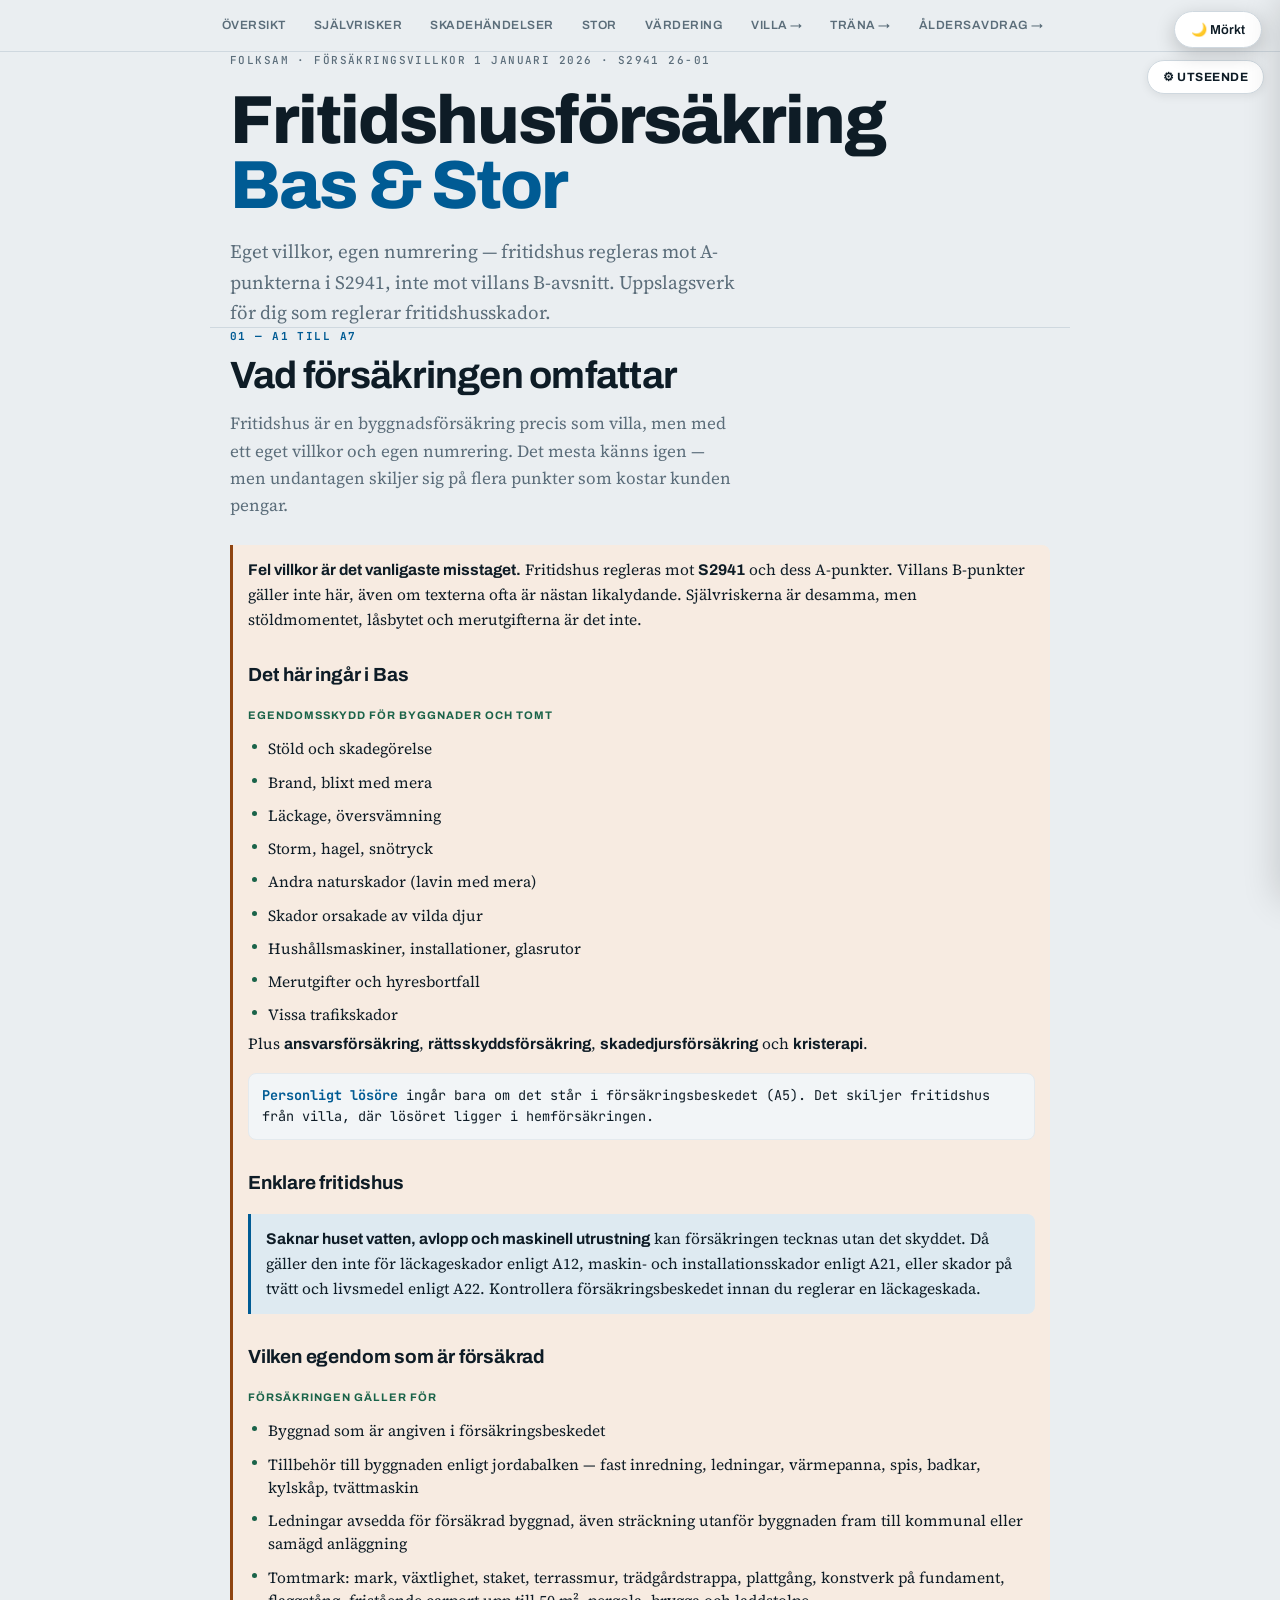
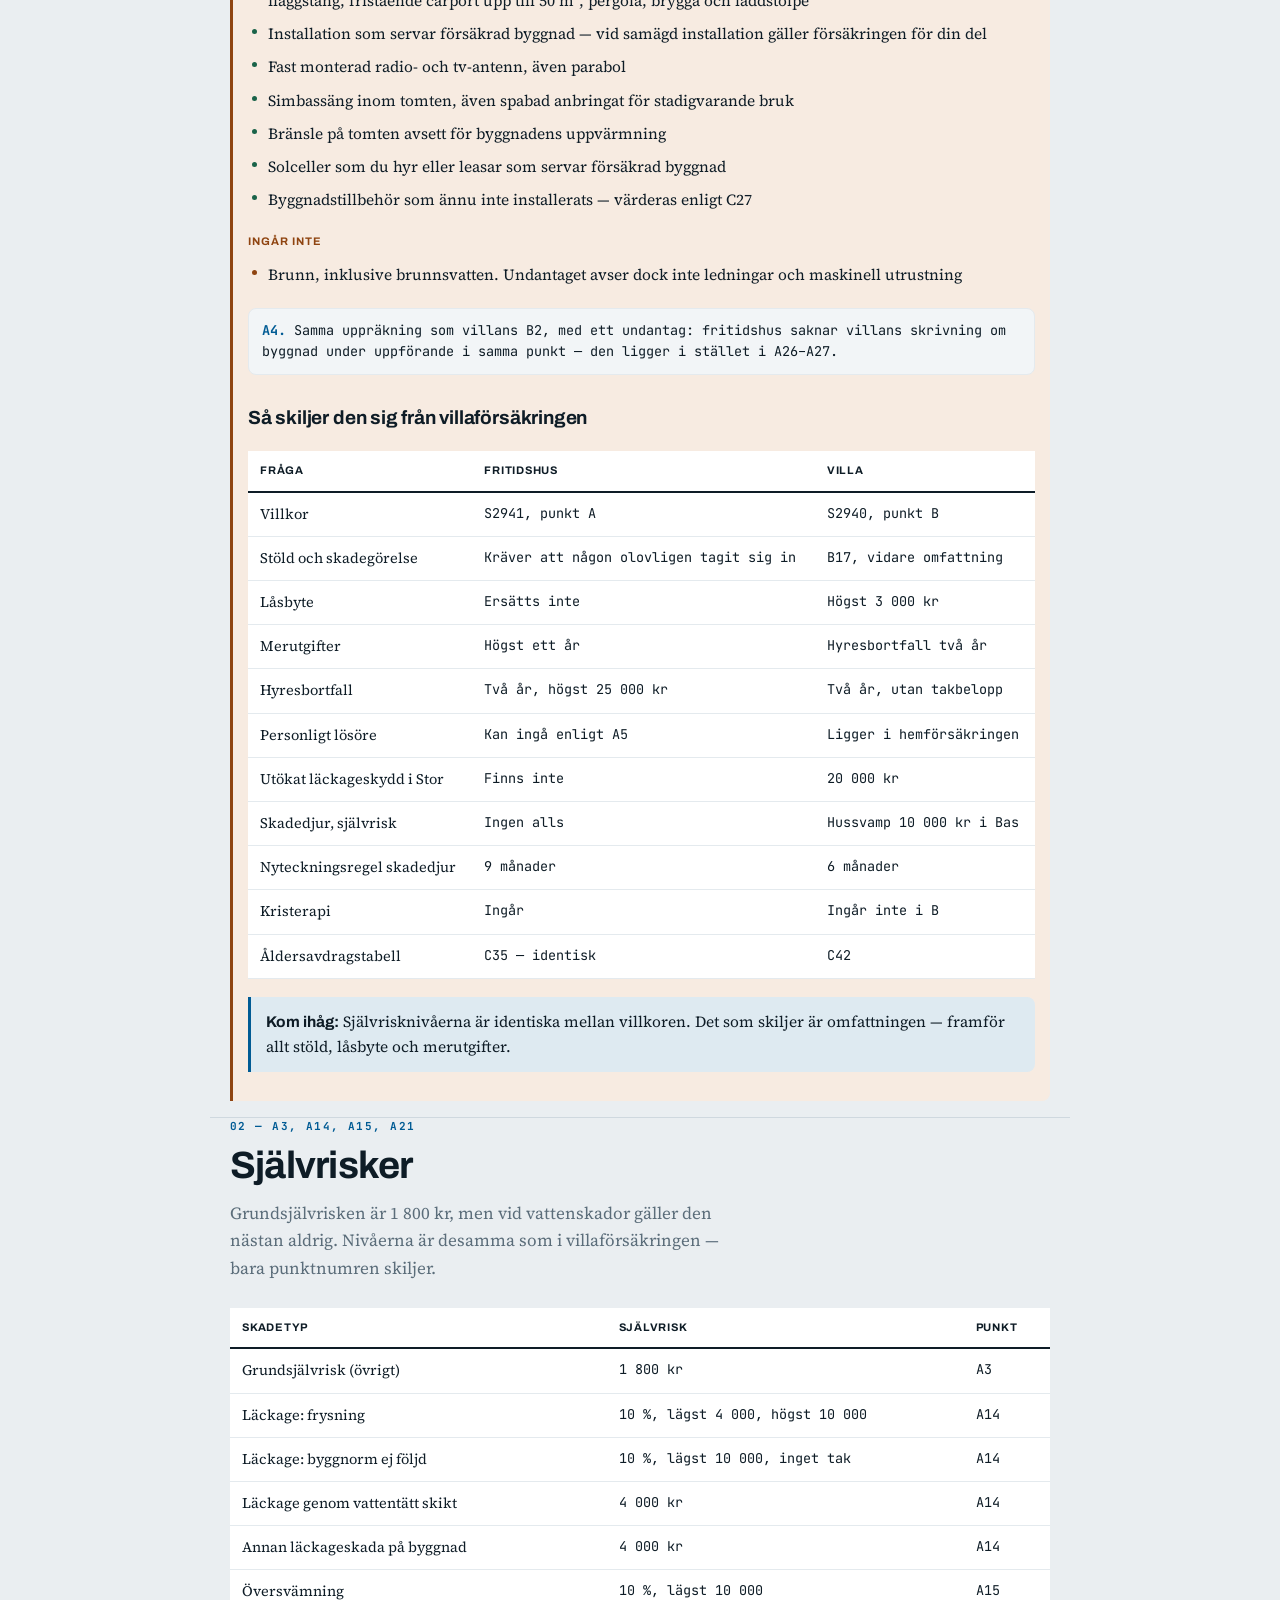
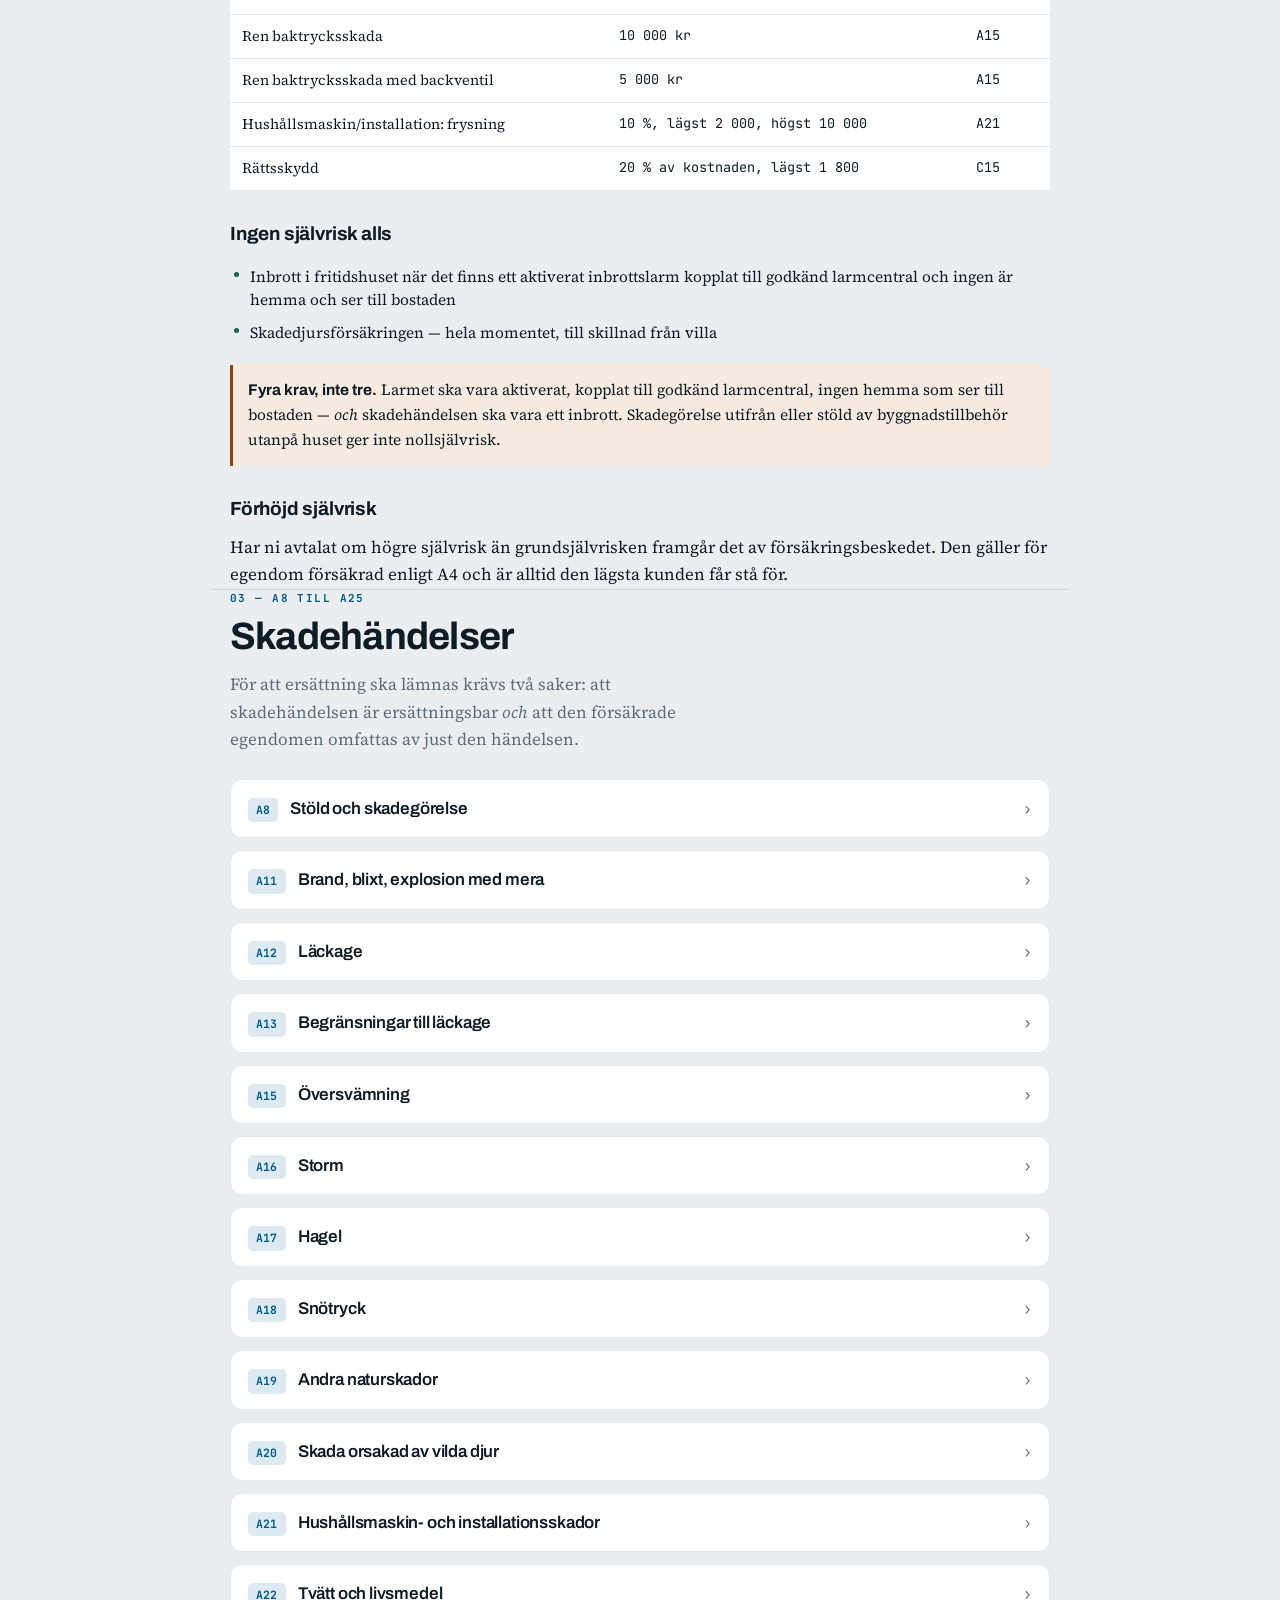
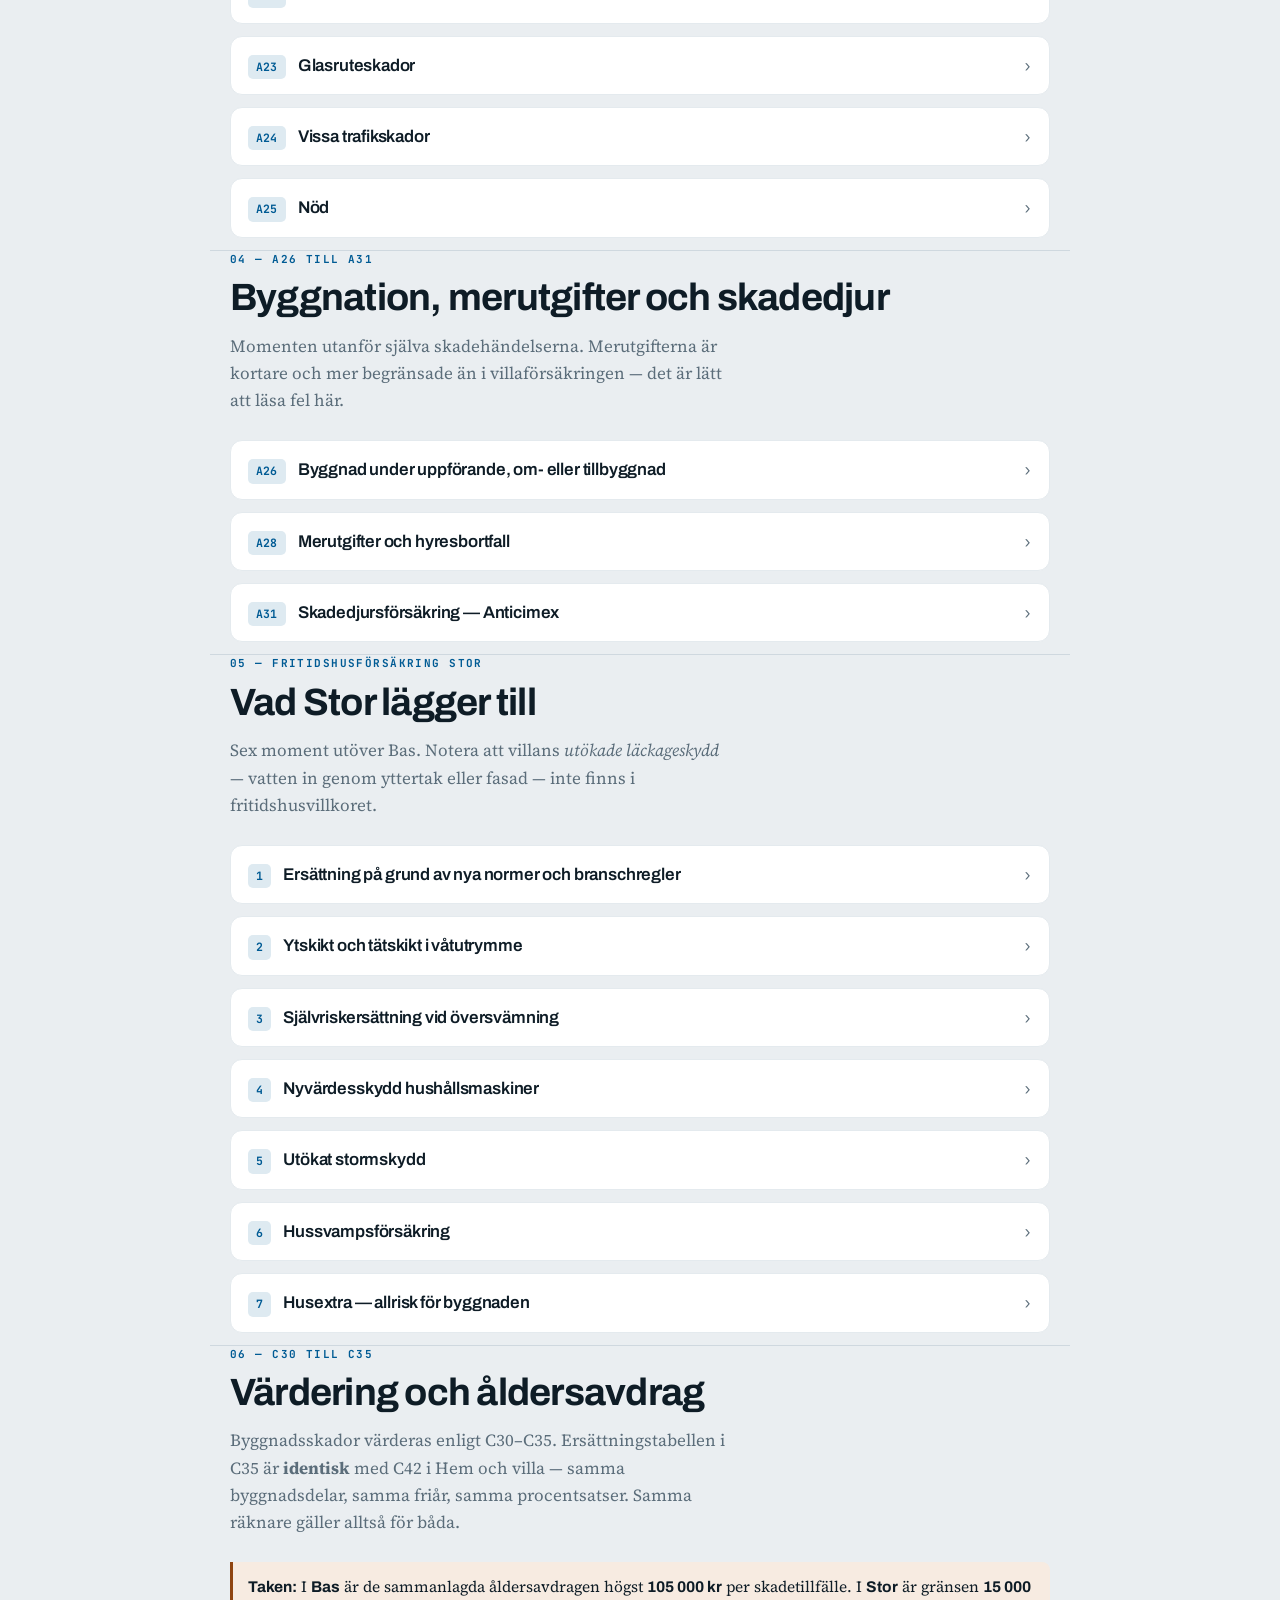
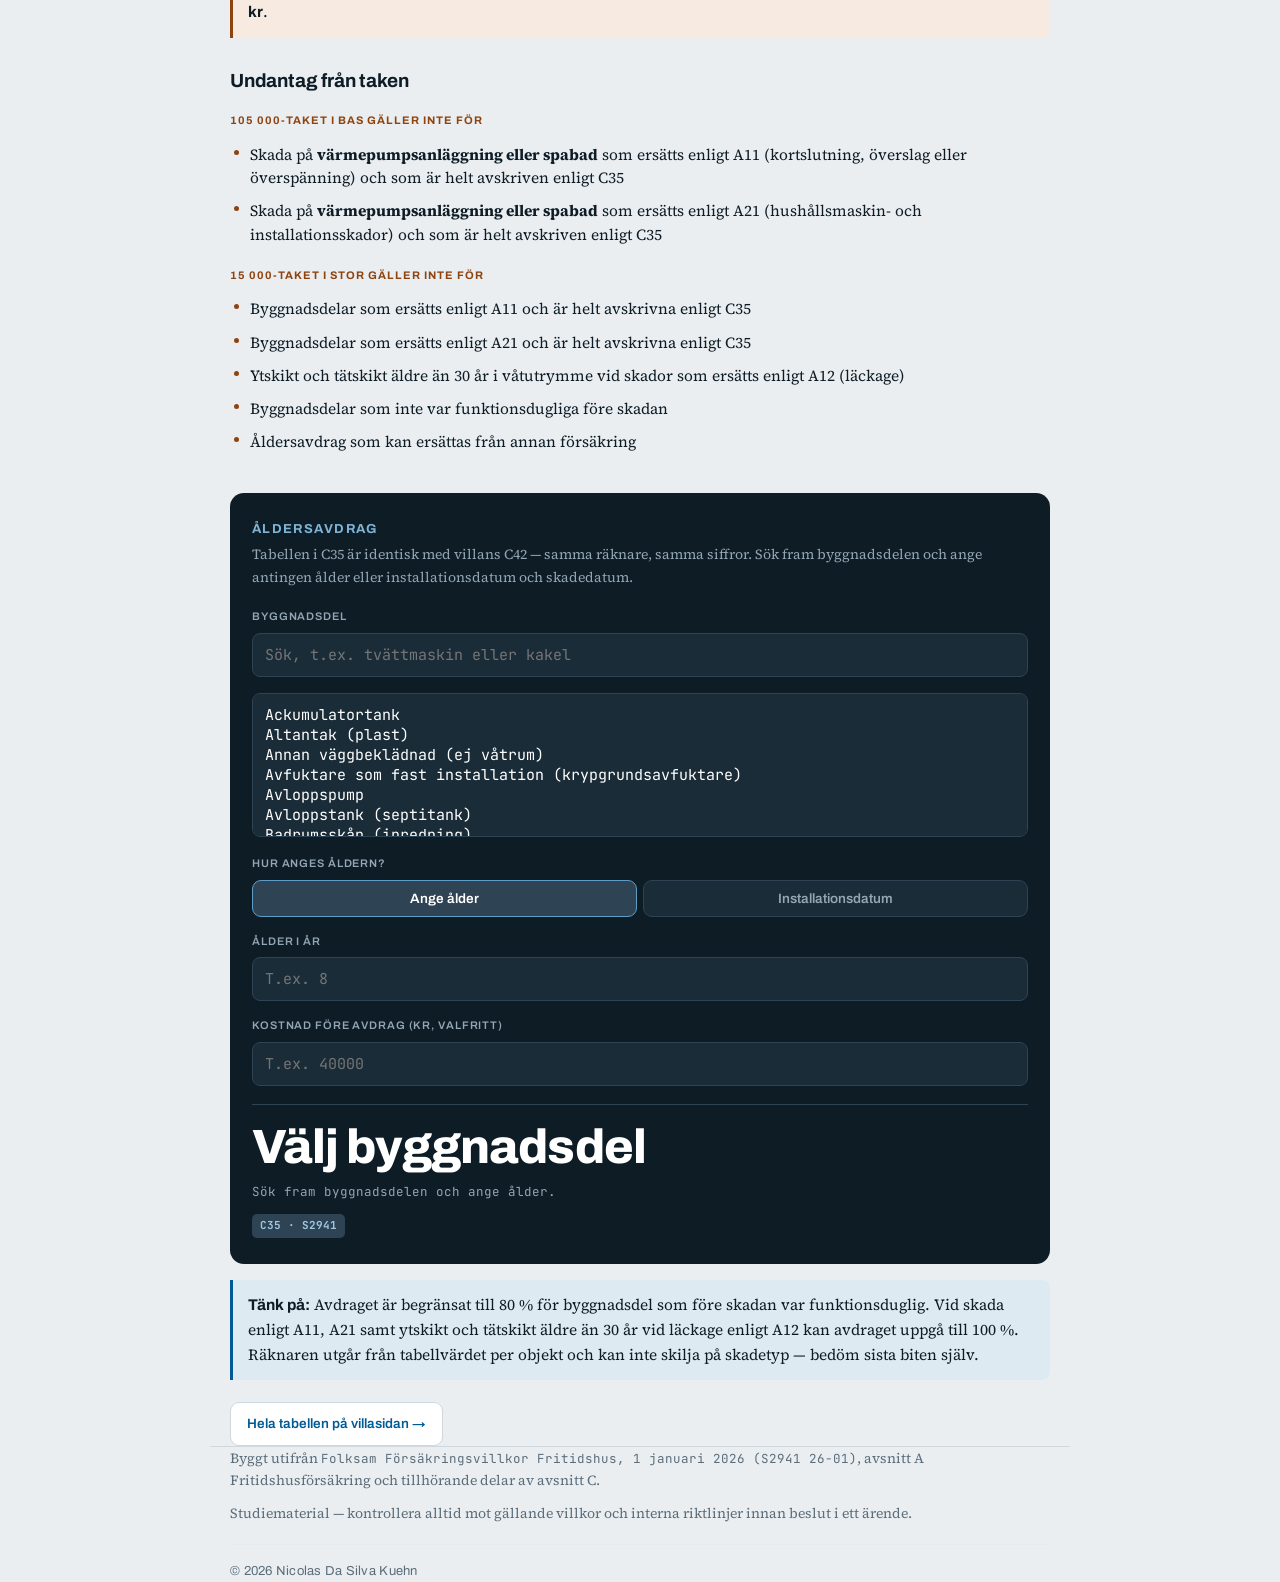
<file: fritidshus.html>
<!DOCTYPE html>
<html lang="sv">
<head>
<meta charset="UTF-8">
<meta name="viewport" content="width=device-width, initial-scale=1">
<title>Fritidshusförsäkring — Bas &amp; Stor</title>
<script>
/* Sätts före rendering så sidan inte blinkar vitt i mörkt läge. */
(function(){
  /* Läser in utseendevalen innan sidan ritas upp, annars hinner den
     blinka i fel läge, bredd och storlek. Håll i synk med tema.js. */
  try{
    var d = document.documentElement, s = d.style;
    var r = JSON.parse(localStorage.getItem('utseende') || 'null') || {};
    var tema = r.tema;
    if(!tema){
      var g = localStorage.getItem('theme');
      tema = g === 'dark' ? 'mork' : g === 'light' ? 'ljus' : 'system';
    }
    if(tema === 'mork')      d.setAttribute('data-theme','dark');
    else if(tema === 'ljus') d.setAttribute('data-theme','light');
    else if(window.matchMedia('(prefers-color-scheme: dark)').matches)
                             d.setAttribute('data-theme','dark');

    if(r.wrap){
      s.setProperty('--wrap', r.wrap);
      s.setProperty('--wrap-brett',
        {'720px':'1200px','860px':'1600px','1040px':'1900px','100%':'100%'}[r.wrap] || '1600px');
    }
    if(r.skala)  s.setProperty('--skala', r.skala);
    if(r.luft)   s.setProperty('--luft',  r.luft);
    if(r.radie)  s.setProperty('--radie', r.radie);
    if(r.accent) s.setProperty('--accent', r.accent);
    if(r.typsnitt && r.typsnitt !== 'serif'){
      var t = r.typsnitt === 'sans'
        ? "'Archivo',system-ui,sans-serif"
        : "system-ui,-apple-system,'Segoe UI',Roboto,sans-serif";
      s.setProperty('--brodtext', t);
      s.setProperty('--rubrik', t);
    }
  }catch(e){}
})();
</script>
<script src="aa-data.js?v=20261029"></script>
<link rel="preconnect" href="https://fonts.googleapis.com">
<link rel="preconnect" href="https://fonts.gstatic.com" crossorigin>
<link href="https://fonts.googleapis.com/css2?family=Archivo:wght@500;600;700;800&family=Source+Serif+4:opsz,wght@8..60,400;8..60,600&family=JetBrains+Mono:wght@500;700&display=swap" rel="stylesheet">
<link rel="stylesheet" href="stil.css?v=20261029">
</head>
<body>

<nav>
  <div class="wrap navrow">
    <a href="#oversikt">Översikt</a>
    <a href="#sjalvrisk">Självrisker</a>
    <a href="#skador">Skadehändelser</a>
    <a href="#stor">Stor</a>
    <a href="#vardering">Värdering</a>
    <a href="./villaforsakring.html">Villa →</a>
    <a href="./trana.html">Träna →</a>
    <a href="./aa-kalkylator.html">Åldersavdrag →</a>
  </div>
</nav>

<header class="wrap">
  <div class="eyebrow">Folksam · Försäkringsvillkor 1 januari 2026 · S2941 26-01</div>
  <h1>Fritidshus&shy;försäkring<em>Bas &amp; Stor</em></h1>
  <p class="lede">Eget villkor, egen numrering — fritidshus regleras mot A-punkterna i S2941, inte mot villans B-avsnitt. Uppslagsverk för dig som reglerar fritidshusskador.</p>
</header>

<main>

<!-- ÖVERSIKT -->
<section id="oversikt" class="wrap">
  <div class="sectag">01 — A1 till A7</div>
  <h2 class="sec">Vad försäkringen omfattar</h2>
  <p class="intro">Fritidshus är en byggnadsförsäkring precis som villa, men med ett eget villkor och egen numrering. Det mesta känns igen — men undantagen skiljer sig på flera punkter som kostar kunden pengar.</p>

  <div class="note warn"><strong>Fel villkor är det vanligaste misstaget.</strong> Fritidshus regleras mot <strong>S2941</strong> och dess A-punkter. Villans B-punkter gäller inte här, även om texterna ofta är nästan likalydande. Självriskerna är desamma, men stöldmomentet, låsbytet och merutgifterna är det inte.</p>

  <h3>Det här ingår i Bas</h3>
  <div class="lbl yes">Egendomsskydd för byggnader och tomt</div>
  <ul class="pts yes">
    <li>Stöld och skadegörelse</li>
    <li>Brand, blixt med mera</li>
    <li>Läckage, översvämning</li>
    <li>Storm, hagel, snötryck</li>
    <li>Andra naturskador (lavin med mera)</li>
    <li>Skador orsakade av vilda djur</li>
    <li>Hushållsmaskiner, installationer, glasrutor</li>
    <li>Merutgifter och hyresbortfall</li>
    <li>Vissa trafikskador</li>
  </ul>
  <p>Plus <strong>ansvarsförsäkring</strong>, <strong>rättsskyddsförsäkring</strong>, <strong>skadedjursförsäkring</strong> och <strong>kristerapi</strong>.</p>
  <div class="sr"><b>Personligt lösöre</b> ingår bara om det står i försäkringsbeskedet (A5). Det skiljer fritidshus från villa, där lösöret ligger i hemförsäkringen.</div>

  <h3>Enklare fritidshus</h3>
  <div class="note"><strong>Saknar huset vatten, avlopp och maskinell utrustning</strong> kan försäkringen tecknas utan det skyddet. Då gäller den inte för läckageskador enligt A12, maskin- och installationsskador enligt A21, eller skador på tvätt och livsmedel enligt A22. Kontrollera försäkringsbeskedet innan du reglerar en läckageskada.</div>

  <h3>Vilken egendom som är försäkrad</h3>
  <div class="lbl yes">Försäkringen gäller för</div>
  <ul class="pts yes">
    <li>Byggnad som är angiven i försäkringsbeskedet</li>
    <li>Tillbehör till byggnaden enligt jordabalken — fast inredning, ledningar, värmepanna, spis, badkar, kylskåp, tvättmaskin</li>
    <li>Ledningar avsedda för försäkrad byggnad, även sträckning utanför byggnaden fram till kommunal eller samägd anläggning</li>
    <li>Tomtmark: mark, växtlighet, staket, terrassmur, trädgårdstrappa, plattgång, konstverk på fundament, flaggstång, fristående carport upp till 50 m², pergola, brygga och laddstolpe</li>
    <li>Installation som servar försäkrad byggnad — vid samägd installation gäller försäkringen för din del</li>
    <li>Fast monterad radio- och tv-antenn, även parabol</li>
    <li>Simbassäng inom tomten, även spabad anbringat för stadigvarande bruk</li>
    <li>Bränsle på tomten avsett för byggnadens uppvärmning</li>
    <li>Solceller som du hyr eller leasar som servar försäkrad byggnad</li>
    <li>Byggnadstillbehör som ännu inte installerats — värderas enligt C27</li>
  </ul>
  <div class="lbl no">Ingår inte</div>
  <ul class="pts no">
    <li>Brunn, inklusive brunnsvatten. Undantaget avser dock inte ledningar och maskinell utrustning</li>
  </ul>
  <div class="sr"><b>A4.</b> Samma uppräkning som villans B2, med ett undantag: fritidshus saknar villans skrivning om byggnad under uppförande i samma punkt — den ligger i stället i A26–A27.</div>

  <h3>Så skiljer den sig från villaförsäkringen</h3>
  <div class="tblwrap">
  <table>
    <tr><th>Fråga</th><th>Fritidshus</th><th>Villa</th></tr>
    <tr><td>Villkor</td><td class="num">S2941, punkt A</td><td class="num">S2940, punkt B</td></tr>
    <tr><td>Stöld och skadegörelse</td><td class="num">Kräver att någon olovligen tagit sig in</td><td class="num">B17, vidare omfattning</td></tr>
    <tr><td>Låsbyte</td><td class="num">Ersätts inte</td><td class="num">Högst 3 000 kr</td></tr>
    <tr><td>Merutgifter</td><td class="num">Högst ett år</td><td class="num">Hyresbortfall två år</td></tr>
    <tr><td>Hyresbortfall</td><td class="num">Två år, högst 25 000 kr</td><td class="num">Två år, utan takbelopp</td></tr>
    <tr><td>Personligt lösöre</td><td class="num">Kan ingå enligt A5</td><td class="num">Ligger i hemförsäkringen</td></tr>
    <tr><td>Utökat läckageskydd i Stor</td><td class="num">Finns inte</td><td class="num">20 000 kr</td></tr>
    <tr><td>Skadedjur, självrisk</td><td class="num">Ingen alls</td><td class="num">Hussvamp 10 000 kr i Bas</td></tr>
    <tr><td>Nyteckningsregel skadedjur</td><td class="num">9 månader</td><td class="num">6 månader</td></tr>
    <tr><td>Kristerapi</td><td class="num">Ingår</td><td class="num">Ingår inte i B</td></tr>
    <tr><td>Åldersavdragstabell</td><td class="num">C35 — identisk</td><td class="num">C42</td></tr>
  </table>
  </div>
  <div class="note"><strong>Kom ihåg:</strong> Självrisknivåerna är identiska mellan villkoren. Det som skiljer är omfattningen — framför allt stöld, låsbyte och merutgifter.</div>
</section>

<!-- SJÄLVRISKER -->
<section id="sjalvrisk" class="wrap">
  <div class="sectag">02 — A3, A14, A15, A21</div>
  <h2 class="sec">Självrisker</h2>
  <p class="intro">Grundsjälvrisken är 1 800 kr, men vid vattenskador gäller den nästan aldrig. Nivåerna är desamma som i villaförsäkringen — bara punktnumren skiljer.</p>

  <div class="tblwrap">
  <table>
    <tr><th>Skadetyp</th><th>Självrisk</th><th>Punkt</th></tr>
    <tr><td>Grundsjälvrisk (övrigt)</td><td class="num">1 800 kr</td><td class="num">A3</td></tr>
    <tr><td>Läckage: frysning</td><td class="num">10 %, lägst 4 000, högst 10 000</td><td class="num">A14</td></tr>
    <tr><td>Läckage: byggnorm ej följd</td><td class="num">10 %, lägst 10 000, inget tak</td><td class="num">A14</td></tr>
    <tr><td>Läckage genom vattentätt skikt</td><td class="num">4 000 kr</td><td class="num">A14</td></tr>
    <tr><td>Annan läckageskada på byggnad</td><td class="num">4 000 kr</td><td class="num">A14</td></tr>
    <tr><td>Översvämning</td><td class="num">10 %, lägst 10 000</td><td class="num">A15</td></tr>
    <tr><td>Ren baktrycksskada</td><td class="num">10 000 kr</td><td class="num">A15</td></tr>
    <tr><td>Ren baktrycksskada med backventil</td><td class="num">5 000 kr</td><td class="num">A15</td></tr>
    <tr><td>Hushållsmaskin/installation: frysning</td><td class="num">10 %, lägst 2 000, högst 10 000</td><td class="num">A21</td></tr>
    <tr><td>Rättsskydd</td><td class="num">20 % av kostnaden, lägst 1 800</td><td class="num">C15</td></tr>
  </table>
  </div>

  <h3>Ingen självrisk alls</h3>
  <ul class="pts yes">
    <li>Inbrott i fritidshuset när det finns ett aktiverat inbrottslarm kopplat till godkänd larmcentral och ingen är hemma och ser till bostaden</li>
    <li>Skadedjursförsäkringen — hela momentet, till skillnad från villa</li>
  </ul>

  <div class="note warn"><strong>Fyra krav, inte tre.</strong> Larmet ska vara aktiverat, kopplat till godkänd larmcentral, ingen hemma som ser till bostaden — <em>och</em> skadehändelsen ska vara ett inbrott. Skadegörelse utifrån eller stöld av byggnadstillbehör utanpå huset ger inte nollsjälvrisk.</div>

  <h3>Förhöjd självrisk</h3>
  <p>Har ni avtalat om högre självrisk än grundsjälvrisken framgår det av försäkringsbeskedet. Den gäller för egendom försäkrad enligt A4 och är alltid den lägsta kunden får stå för.</p>
</section>

<!-- SKADEHÄNDELSER -->
<section id="skador" class="wrap">
  <div class="sectag">03 — A8 till A25</div>
  <h2 class="sec">Skadehändelser</h2>
  <p class="intro">För att ersättning ska lämnas krävs två saker: att skadehändelsen är ersättningsbar <em>och</em> att den försäkrade egendomen omfattas av just den händelsen.</p>

  <details class="card" id="a8">
    <summary><span class="chip">A8</span><span class="title">Stöld och skadegörelse</span><span class="caret">›</span></summary>
    <div class="body">
      <div class="lbl yes">Vi ersätter</div>
      <ul class="pts yes">
        <li>Stöld och skadegörelse om gärningspersonen <strong>olovligen tagit sig in</strong> i bostadshus eller uthus</li>
        <li>Stöld av fast monterat byggnadstillbehör utanför eller utanpå byggnaden</li>
        <li>Skadegörelse på byggnad utifrån och inifrån, samt stöld av fast monterat byggnadstillbehör inomhus — gäller även ännu inte installerat tillbehör</li>
        <li>Skadegörelse på och stöld av sådant som i A4 betecknas som tomtmark</li>
        <li>Skadegörelse på simbassäng</li>
      </ul>
      <div class="lbl no">Vi ersätter inte</div>
      <ul class="pts no">
        <li>Skada som en försäkrad tillfogar någon annan som försäkringen gäller för enligt A2</li>
        <li>Skada på drivbänkar och inglasad byggnad, t.ex. växthus</li>
      </ul>
      <div class="note warn"><strong>Två skärpningar mot villa.</strong> Har gärningspersonen tagit sig in med nyckel gäller försäkringen bara om denne <em>obehörigen</em> innehade nyckeln. Har gärningspersonen blivit insläppt gäller den bara om tvång eller hot använts. Balkong och altan räknas inte som bostad eller inomhus.</div>
      <div class="note warn"><strong>Låsbyte ersätts inte.</strong> Varken byte eller omläggning. Villaförsäkringen ersätter upp till 3 000 kr — den regeln finns inte här.</div>
      <div class="lbl care">Aktsamhetskrav (A9)</div>
      <ul class="pts care">
        <li>Ytterdörrar ska vara låsta; altan-, terrass- och balkongdörrar kan i stället vara stängda och reglade</li>
        <li>Alla fönster stängda och reglade när ingen är hemma. Vid bortovaro under 24 timmar får fönster stå på glänt om det är säkrat med ordentlig fönsterspärr — plastspärr duger inte</li>
        <li>Nyckel får inte lämnas kvar eller gömmas i närheten av husen, och inte märkas så att obehörig kan avgöra vart den går</li>
        <li>Misstänker du att obehörig har nyckel måste du omedelbart byta lås</li>
        <li>Vapen ska förvaras inlåst i godkänt vapenskåp, nyckeln inte i närheten av skåpet</li>
      </ul>
      <div class="sr"><b>Vid brott (A10):</b> Har kunden varit hemma med rimlig tillsyn görs normalt inget avdrag, och detsamma gäller bortovaro under 30 minuter. I övriga fall normalt 25 %. Vid upprepad försummelse eller längre tid med olåst dörr kan avdraget bli större, till och med helt utebliven ersättning.</div>
    </div>
  </details>

  <details class="card" id="a11">
    <summary><span class="chip">A11</span><span class="title">Brand, blixt, explosion med mera</span><span class="caret">›</span></summary>
    <div class="body">
      <div class="lbl yes">Vi ersätter</div>
      <ul class="pts yes">
        <li>Skada genom brand</li>
        <li>Skada genom blixt</li>
        <li>Skada på hushållsmaskin och annan elektrisk maskin, apparat eller ledning genom kortslutning, överslag eller överspänning</li>
        <li>Skada genom explosion</li>
        <li>Skada som plötsligt orsakas av sot från öppen låga</li>
        <li>Skada av frätande gas som bildats vid oavsiktlig upphettning av plast</li>
      </ul>
      <div class="lbl no">Vi ersätter inte</div>
      <ul class="pts no">
        <li>Skada genom sprängningsarbete</li>
        <li>Sot från levande ljus</li>
      </ul>
      <div class="lbl care">Aktsamhetskrav</div>
      <ul class="pts care">
        <li>Sota enligt kommunens regler och följa eldningsinstruktionerna för eldstaden</li>
        <li>Tömma aska och sotrester i metallkärl med tättslutande lock på icke brännbart underlag</li>
        <li>Följa MSB:s vägledning om laddinfrastruktur vid laddning av elbil och mindre elfordon</li>
        <li>Inte lämna levande ljus eller andra ljuskällor med öppen låga utan tillsyn</li>
        <li>Inte lämna kokkärl utan tillsyn på spisen</li>
        <li>Inte röka i sängen</li>
      </ul>
      <div class="note"><strong>Vid brott:</strong> Ersättningen sätts ned eller uteblir efter vad som är skäligt — med hänsyn till sambandet mellan åsidosättandet och skadan, uppsåtet eller vårdslösheten, samt omständigheterna i övrigt. Ingen fast procentsats.</div>
      <div class="sr"><b>Självrisk:</b> 1 800 kr. <b>Åldersavdrag:</b> vid kortslutning, överslag eller överspänning kan avdraget uppgå till 100 %, och takbeloppet gäller inte för helt avskrivna byggnadsdelar.</div>
    </div>
  </details>

  <details class="card" id="a12">
    <summary><span class="chip">A12</span><span class="title">Läckage</span><span class="caret">›</span></summary>
    <div class="body">
      <p>Vi ersätter om egendomen skadas av vatten, olja, annan vätska eller ånga som <strong>oberäknat strömmar ut</strong> från:</p>
      <div class="lbl yes">Källor som omfattas</div>
      <ul class="pts yes">
        <li>Ledningssystem för vatten, värme eller avlopp</li>
        <li>Anordning ansluten till dessa system — tvättställ, diskmaskin, tvättmaskin, värmepanna, oljetank</li>
        <li>Invändigt stuprör som uppfyller kraven på avloppsledning för spillvatten</li>
        <li>Badrum, duschrum eller tvättstuga som har golvavlopp</li>
        <li>Kyl eller frys vid strömavbrott eller fel på anläggningen</li>
        <li>Akvarium eller vattensäng</li>
      </ul>
      <div class="note"><strong>Ingår också:</strong> Kostnaden för att lokalisera och frilägga läckagestället inom byggnaden för att möjliggöra reparation — och kostnaden för att återställa det frilagda läckagestället.</div>
      <div class="note warn"><strong>Kontrollera först:</strong> Är det ett enklare fritidshus utan vatten, avlopp och maskinell utrustning gäller A12 inte alls.</div>
      <div class="sr"><b>Självrisk:</b> Se A14 — fyra olika nivåer beroende på orsak.</div>
    </div>
  </details>

  <details class="card" id="a13">
    <summary><span class="chip">A13</span><span class="title">Begränsningar till läckage</span><span class="caret">›</span></summary>
    <div class="body">
      <div class="lbl no">Vi ersätter inte</div>
      <ul class="pts no">
        <li>Skada på <strong>den anordning som läckt</strong> — rörledningar med mera kan dock ersättas enligt A21</li>
        <li>I våtutrymme: skada på ytskikt inklusive tätskikt genom vilket läckaget uppstått. <strong>Hela våtutrymmet — väggar och golv — ses som en enhet</strong></li>
        <li>Den vätska som runnit ut</li>
        <li>Skada på byggnad genom röta, svamp, rost, frätning eller annan långtidspåverkan, om det inte framgår att skadan uppkommit genom utströmning under försäkringstiden</li>
        <li>Utströmning från rökkanal, ventilationskanal, dräneringssystem, dagvattensystem, annat stuprör, tak eller takränna</li>
        <li>Vatten som vid regn, snösmältning eller högvatten kommer ut ur avloppsbrunn eller avloppsledning — kan i vissa fall ersättas enligt A15</li>
      </ul>
      <div class="sr">Ytskiktet och tätskiktet omfattas med <b>Fritidshusförsäkring Stor</b>, om kvalitetsdokument från uppförandet kan uppvisas.</div>
    </div>
  </details>

  <details class="card" id="a15">
    <summary><span class="chip">A15</span><span class="title">Översvämning</span><span class="caret">›</span></summary>
    <div class="body">
      <p>Vi ersätter skada på byggnad <strong>eller lös egendom i byggnaden</strong> orsakad av att vatten strömmar direkt in från markytan genom ventil, fönster eller dörröppning, eller inomhus tränger upp ur avloppsledning.</p>
      <div class="lbl yes">Orsaken måste vara</div>
      <ul class="pts yes">
        <li>Skyfall — <strong>minst 1 mm/minut eller 50 mm/dygn</strong></li>
        <li>Snösmältning</li>
        <li>Stigande sjö eller vattendrag</li>
      </ul>
      <div class="lbl no">Vi ersätter inte</div>
      <ul class="pts no">
        <li>Skada på båthus, sjöbod, badhytt, tält eller inglasad byggnad — eller egendom som förvaras i dessa</li>
        <li>Skada på tomtmark</li>
      </ul>
      <div class="sr"><b>Självrisk:</b> 10 % av skadebeloppet, lägst 10 000 kr. Ren baktrycksskada 10 000 kr, med installerad backventil 5 000 kr. Med Stor betalar kunden 1 800 kr, och ingen självrisk alls vid ren baktrycksskada med backventil.</div>
    </div>
  </details>

  <details class="card" id="a16">
    <summary><span class="chip">A16</span><span class="title">Storm</span><span class="caret">›</span></summary>
    <div class="body">
      <p>Vi ersätter skada på byggnad som blåser sönder vid storm, <strong>minst 21 m/sekund</strong>, och den skada som kan uppstå på lös egendom i huset. Även vid lägre vindstyrka lämnas ersättning om byggnaden skadas av träd eller flaggstång som blåser omkull.</p>
      <div class="lbl no">Vi ersätter inte</div>
      <ul class="pts no">
        <li>Revetering, puts eller skorstensbeklädnad som skadas på annat sätt än genom att träd eller annat föremål blåst omkull eller brutits loss</li>
        <li>Skada på tält eller inglasad byggnad, t.ex. växthus</li>
        <li>Skada på båthus, sjöbod eller badhytt</li>
        <li>Skada på lös egendom i de nämnda byggnaderna eller utomhus</li>
        <li>Skada på tomtmark, till exempel flaggstång eller träd</li>
        <li>Skada på fristående carport</li>
      </ul>
      <div class="sr"><b>Självrisk:</b> 1 800 kr. Med Stor utökas skyddet till tomtmark, pool och byggnad enligt A4 — men inte brygga.</div>
    </div>
  </details>

  <details class="card" id="a17">
    <summary><span class="chip">A17</span><span class="title">Hagel</span><span class="caret">›</span></summary>
    <div class="body">
      <p>Vi ersätter skada på byggnad som slås sönder av hagel, och den skada som kan uppstå på lös egendom däri.</p>
      <div class="lbl no">Vi ersätter inte</div>
      <ul class="pts no">
        <li>Skada på tält eller inglasad byggnad, t.ex. växthus, eller lös egendom i dessa</li>
        <li>Skada på lös egendom utomhus</li>
      </ul>
      <div class="sr"><b>Självrisk:</b> 1 800 kr.</div>
    </div>
  </details>

  <details class="card" id="a18">
    <summary><span class="chip">A18</span><span class="title">Snötryck</span><span class="caret">›</span></summary>
    <div class="body">
      <p>Vi ersätter skada på bostadsbyggnad och lös egendom i byggnaden, bestående i eller orsakad av att <strong>yttertakets bärande konstruktion</strong> skadats av snötryck.</p>
      <div class="lbl no">Vi ersätter inte</div>
      <ul class="pts no">
        <li>Skada om taket inte utförts enligt gällande byggnorm eller branschregler vid tidpunkten för uppförandet eller reparationen</li>
        <li>Skada som beror på ingrepp i den bärande stommen eller angrepp av röta eller skadeinsekter</li>
        <li>Skada på altantak, balkongtak, verandatak eller liknande tak</li>
      </ul>
      <div class="lbl care">Aktsamhetskrav</div>
      <ul class="pts care">
        <li>Förebygga och förhindra skada genom att se till att taket blir skottat om snömängden blir hotande stor</li>
      </ul>
      <div class="sr"><b>Vid brott:</b> normalt 25 % avdrag, större i allvarliga fall, inget i lindriga. <b>Självrisk:</b> 1 800 kr.</div>
    </div>
  </details>

  <details class="card" id="a19">
    <summary><span class="chip">A19</span><span class="title">Andra naturskador</span><span class="caret">›</span></summary>
    <div class="body">
      <p>Vi ersätter skada orsakad av jordskalv med en styrka på <strong>minst 4 enligt Richterskalan</strong>, jordskred, jordras, bergras, lavin eller vulkanutbrott. Sprickor i byggnad ersätts endast om de är så allvarliga att funktionsdugligheten avsevärt minskat.</p>
      <div class="lbl no">Vi ersätter inte</div>
      <ul class="pts no">
        <li>Skada på tomtmark eller byggnad orsakad av sättning i mark eller grund</li>
        <li>Skada orsakad av sprängnings-, schaktnings-, pålnings- eller spontningsarbete, gruvdrift eller uppläggning av jord- och stenmassor</li>
        <li>Skada på tomtmark eller byggnad orsakad av vatten- eller vågerosion</li>
      </ul>
      <div class="sr"><b>Självrisk:</b> 1 800 kr.</div>
    </div>
  </details>

  <details class="card" id="a20">
    <summary><span class="chip">A20</span><span class="title">Skada orsakad av vilda djur</span><span class="caret">›</span></summary>
    <div class="body">
      <p>Vi ersätter skada genom vilda djur eller fåglar som tagit sig in i bostadsbyggnaden.</p>
      <div class="lbl no">Vi ersätter inte</div>
      <ul class="pts no">
        <li>Skada orsakad av insekter, råttor, möss eller andra smågnagare</li>
      </ul>
      <div class="note"><strong>Hänvisa till Anticimex.</strong> Sanering av råttor och möss ingår i skadedjursförsäkringen utan självrisk. Till skillnad från villa Stor finns däremot inget moment för <em>byggnadsskada</em> orsakad av möss.</div>
      <div class="sr"><b>Självrisk:</b> 1 800 kr.</div>
    </div>
  </details>

  <details class="card" id="a21">
    <summary><span class="chip">A21</span><span class="title">Hushållsmaskin- och installationsskador</span><span class="caret">›</span></summary>
    <div class="body">
      <div class="lbl yes">Vi ersätter skada på</div>
      <ul class="pts yes">
        <li>Installationer för vatten, värme, avlopp, ventilation, gas, el, fiberoptik eller bredband avsedda för den försäkrade byggnaden, som går sönder</li>
        <li>Duschkabin, duschvägg eller duschdörr, som går sönder</li>
        <li>Hushållsmaskin som går sönder</li>
        <li>Den maskinella utrustningen till brunn, simbassäng eller poolduk, som går sönder</li>
      </ul>
      <div class="lbl no">Vi ersätter inte</div>
      <ul class="pts no">
        <li>Skada på ytskikt inklusive tätskikt</li>
        <li>Skada på elslingor i våtrumsgolv</li>
        <li>Rost eller frätning på egendom utanför eller utanpå byggnad</li>
        <li>Rost eller frätning på installation inom byggnad om installationen är <strong>äldre än 15 år</strong></li>
        <li>Skada som enbart består i skönhetsfel</li>
        <li>Skada genom sprängningsarbete</li>
        <li>Skada genom översvämning eller vatten som tränger in i byggnad — se dock A15</li>
        <li>Kostnad för rensning eller upptining av ledning</li>
        <li>Skada på belysningsarmatur, dränerings- och dagvattensystem, skorsten eller rökgång, murverk, ventilationshuv, brunn, simbassäng eller poolduk</li>
        <li>Skada som leverantör eller annan ansvarar för enligt konsumentköp- eller konsumenttjänstlagen — <strong>vi ersätter dock om den försäkrade visar att den ansvarige inte avhjälper eller betalar</strong></li>
      </ul>
      <div class="sr"><b>Självrisk vid frysning:</b> 10 % av skadebeloppet, lägst 2 000 kr, högst 10 000 kr. <b>Åldersavdrag:</b> kan uppgå till 100 % och takbeloppet gäller inte för helt avskrivna byggnadsdelar.</div>
    </div>
  </details>

  <details class="card" id="a22">
    <summary><span class="chip">A22</span><span class="title">Tvätt och livsmedel</span><span class="caret">›</span></summary>
    <div class="body">
      <div class="lbl yes">Vi ersätter</div>
      <ul class="pts yes">
        <li>Skada på tvätt i tvättmaskin eller torktumlare orsakad av fel på maskinen</li>
        <li>Skada på livsmedel i frys och kyl till följd av temperaturstegring eller fel på frysen</li>
      </ul>
      <div class="lbl no">Vi ersätter inte</div>
      <ul class="pts no">
        <li>Skada på livsmedel till följd av strömavbrott som ersätts av annan enligt ellagen — vi ersätter dock om den försäkrade visar att den ansvarige inte avhjälper eller betalar</li>
      </ul>
      <div class="note"><strong>Finns ingen motsvarighet i villaförsäkringen.</strong> Momentet gäller inte för enklare fritidshus utan maskinell utrustning.</div>
    </div>
  </details>

  <details class="card" id="a23">
    <summary><span class="chip">A23</span><span class="title">Glasruteskador</span><span class="caret">›</span></summary>
    <div class="body">
      <p>Vi ersätter skada på glasrutor som går sönder i byggnadens fönster eller dörrar samt inglasad balkong och altan.</p>
      <div class="lbl no">Vi ersätter inte</div>
      <ul class="pts no">
        <li>Skada på isolerglas som endast består i att konstruktionen blivit otät</li>
        <li>Skada på glas i drivbänkar och inglasad byggnad, t.ex. växthus</li>
        <li>Skada genom byggnads- och sprängningsarbete</li>
      </ul>
      <div class="sr"><b>Självrisk:</b> 1 800 kr.</div>
    </div>
  </details>

  <details class="card" id="a24">
    <summary><span class="chip">A24</span><span class="title">Vissa trafikskador</span><span class="caret">›</span></summary>
    <div class="body">
      <div class="lbl yes">Vi ersätter</div>
      <ul class="pts yes">
        <li>Skada på byggnad vid trafikolycka med fordon som omfattas av trafikskadelagen — <strong>dock endast till den del skadan inte är ersättningsbar genom trafikförsäkringen</strong></li>
        <li>Skada på försäkrad egendom genom att flygplan eller annat luftfartyg störtar, eller att delar faller ner</li>
      </ul>
      <div class="sr"><b>Självrisk:</b> 1 800 kr. Trafikförsäkringen går alltid först.</div>
    </div>
  </details>

  <details class="card" id="a25">
    <summary><span class="chip">A25</span><span class="title">Nöd</span><span class="caret">›</span></summary>
    <div class="body">
      <p>Vi ersätter nödskador på byggnad — skador som uppstår genom nödvändiga räddningsåtgärder för att undanröja fara för en persons liv eller hälsa.</p>
      <div class="sr"><b>Självrisk:</b> 1 800 kr.</div>
    </div>
  </details>
</section>

<!-- BYGGNATION, MERUTGIFTER, SKADEDJUR -->
<section id="ovrigt" class="wrap">
  <div class="sectag">04 — A26 till A31</div>
  <h2 class="sec">Byggnation, merutgifter och skadedjur</h2>
  <p class="intro">Momenten utanför själva skadehändelserna. Merutgifterna är kortare och mer begränsade än i villaförsäkringen — det är lätt att läsa fel här.</p>

  <details class="card" id="a26">
    <summary><span class="chip">A26</span><span class="title">Byggnad under uppförande, om- eller tillbyggnad</span><span class="caret">›</span></summary>
    <div class="body">
      <div class="lbl no">Begränsning under byggtiden</div>
      <ul class="pts no">
        <li>Skada genom läckage, eller skada på installationer för värme, vatten eller avlopp, ersätts inte om den inträffar innan rörsystemen provats och befunnits felfria</li>
      </ul>
      <div class="lbl no">A27 — arbetsbodar, verktyg och material</div>
      <ul class="pts no">
        <li>Stöld av verktyg och material ersätts endast vid inbrott i låst utrymme</li>
        <li>Skadegörelse på arbetsbodar, verktyg och material ersätts inte</li>
        <li>Stormskador på verktyg och material ersätts inte</li>
      </ul>
      <div class="sr">Ansvarsförsäkringen enligt C1–C4 gäller för kunden som byggherre och arbetsgivare åt den som hjälper till. Anlitas entreprenör betraktas kunden normalt inte som arbetsgivare åt denne eller dennes anställda.</div>
    </div>
  </details>

  <details class="card" id="a28">
    <summary><span class="chip">A28</span><span class="title">Merutgifter och hyresbortfall</span><span class="caret">›</span></summary>
    <div class="body">
      <p>Blir bostadshuset helt eller delvis obrukbart efter en skada som egendomsskyddet i A8–A27 omfattar, ersätter vi nödvändiga och skäliga merutgifter om kunden för eget bruk måste hyra en annan liknande fritidsbostad för fritidsändamål.</p>
      <div class="lbl yes">Ersätts</div>
      <ul class="pts yes">
        <li>Merutgifter för annan fritidsbostad — <strong>under högst ett år</strong></li>
        <li>Magasinering av möbler om det behövs — <strong>under högst två år</strong></li>
        <li>Hyresbortfall vid uthyrning (A29): det belopp kunden enligt lag är skyldig att sätta ned hyran med — <strong>under högst två år och högst 25 000 kr</strong></li>
      </ul>
      <div class="lbl no">Dras av eller ersätts inte</div>
      <ul class="pts no">
        <li>Kostnad för värme och andra driftkostnader som kunden sparar under tiden</li>
        <li>Förmedlingskostnad om fritidshuset är uthyrt genom förmedling</li>
      </ul>
      <div class="note warn"><strong>Skiljer sig från villa.</strong> Merutgifterna löper högst ett år, inte två, och hyresbortfallet har ett takbelopp på 25 000 kr. Allt betalas dessutom längst tills fritidsbostaden är återställd.</div>
    </div>
  </details>

  <details class="card" id="a31">
    <summary><span class="chip">A31</span><span class="title">Skadedjursförsäkring — Anticimex</span><span class="caret">›</span></summary>
    <div class="body">
      <p>Försäkringsgivare är <strong>Anticimex Försäkringar AB</strong>, org.nr 502000-8958 — inte Folksam. Försäkringen gäller under den tid fritidshusförsäkringen är i kraft.</p>
      <div class="tblwrap">
      <table>
        <tr><th>Moment</th><th>Högsta ersättning</th><th>Gäller i</th></tr>
        <tr><td>Sanering av skadedjur</td><td class="num">Ingen beloppsgräns</td><td class="num">Bas och Stor</td></tr>
        <tr><td>Skada av träskadeinsekter</td><td class="num">4 mkr / skadetillfälle</td><td class="num">Bas och Stor</td></tr>
        <tr><td>Sent upptäckt dödsfall</td><td class="num">4 mkr / skadetillfälle</td><td class="num">Bas och Stor</td></tr>
        <tr><td>Äkta hussvamp</td><td class="num">Fullvärde</td><td class="num">Endast Stor</td></tr>
      </table>
      </div>
      <div class="sr"><b>Självrisk:</b> ingen alls, på samtliga moment. Det skiljer sig från villaförsäkringen, där hussvamp har 10 000 kr i Bas.</div>
      <div class="note"><strong>Nyteckningsregel:</strong> Momenten för träskadeinsekter och äkta hussvamp börjar gälla vid godkänd besiktning eller senast <strong>nio månader</strong> efter begynnelsedagen — mot sex månader i villaförsäkringen. När försäkringen börjar gälla inträder ansvaret från begynnelsedagen.</div>
      <div class="lbl no">Undantag att känna till</div>
      <ul class="pts no">
        <li>Angrepp på rötskadat virke</li>
        <li>Byggnad som är eller har varit ekonomibyggnad eller uthus vid lantgård</li>
        <li>Hussvamp: angrepp av andra rötsvampar och mögelsvampar</li>
        <li>Hussvamp: skador som kan härledas till vatten- eller fuktskador och som är ersättningsgilla enligt den sedvanliga försäkringen</li>
      </ul>
      <div class="sr">Merkostnader vid hussvamp ersätts med högst <b>1,5 prisbasbelopp</b> inom gällande högsta försäkringsbelopp.</div>
    </div>
  </details>
</section>

<!-- STOR -->
<section id="stor" class="wrap">
  <div class="sectag">05 — Fritidshusförsäkring Stor</div>
  <h2 class="sec">Vad Stor lägger till</h2>
  <p class="intro">Sex moment utöver Bas. Notera att villans <em>utökade läckageskydd</em> — vatten in genom yttertak eller fasad — inte finns i fritidshusvillkoret.</p>

  <details class="card" id="stor1">
    <summary><span class="chip">1</span><span class="title">Ersättning på grund av nya normer och branschregler</span><span class="caret">›</span></summary>
    <div class="body">
      <p>I skadat våtutrymme ersätter vi den extra kostnad som kan uppkomma vid återställande eller reparation på grund av att nya normer och branschregler gäller vid skadetillfället.</p>
      <ul class="pts yes">
        <li>Kostnaden ersätts <strong>utan åldersavdrag</strong></li>
        <li>Våtutrymme = badrum, duschrum, tvättstuga, WC samt rum för varmvattenberedare eller värmepump</li>
        <li>Förutsättning: utrymmena är beklädda med vattentäta skikt</li>
      </ul>
      <div class="sr"><b>Högsta ersättning:</b> 10 000 kr vid varje skadetillfälle.</div>
    </div>
  </details>

  <details class="card" id="stor2">
    <summary><span class="chip">2</span><span class="title">Ytskikt och tätskikt i våtutrymme</span><span class="caret">›</span></summary>
    <div class="body">
      <p>Försäkringen gäller för det ytskikt och tätskikt som undantas i <strong>A13</strong>.</p>
      <div class="lbl care">Förutsättning</div>
      <ul class="pts care">
        <li>Arbetet har utförts enligt gällande byggnormer och branschregler</li>
        <li>Kvalitetsdokument eller annan motsvarande dokumentation från uppförandet kan uppvisas</li>
      </ul>
      <div class="sr">Utan dokumentation — ingen ersättning.</div>
    </div>
  </details>

  <details class="card" id="stor3">
    <summary><span class="chip">3</span><span class="title">Självriskersättning vid översvämning</span><span class="caret">›</span></summary>
    <div class="body">
      <p>Vi ersätter den förhöjda självrisken vid översvämning enligt A15. Kunden betalar endast <strong>1 800 kr</strong>. Finns installerad backventil betalar kunden <strong>ingen självrisk alls</strong> vid ren baktrycksskada.</p>
    </div>
  </details>

  <details class="card" id="stor4">
    <summary><span class="chip">4</span><span class="title">Nyvärdesskydd hushållsmaskiner</span><span class="caret">›</span></summary>
    <div class="body">
      <p>Hushållsmaskiner som omfattas av Bas och som <strong>inte uppnått fyra års ålder</strong> betraktas som helt nya vid tillämpningen av värderingsreglerna C28 och C35 — alltså inget åldersavdrag.</p>
      <div class="lbl yes">Förutsättningar</div>
      <ul class="pts yes">
        <li>Kunden återanskaffar likvärdig egendom eller reparerar föremålet <strong>inom sex månader</strong> från skadetillfället</li>
        <li>Kan föremålet repareras ersätts högst reparationskostnaden</li>
        <li>Sker ingen återanskaffning eller reparation lämnas ersättning med värdet enligt C28 och C35 — alltså med åldersavdrag</li>
      </ul>
      <div class="note"><strong>Hushållsmaskin</strong> = maskin för klädvård, disk, städning, förvaring eller tillagning av mat och dryck, luftrening eller avfuktning.</div>
    </div>
  </details>

  <details class="card" id="stor5">
    <summary><span class="chip">5</span><span class="title">Utökat stormskydd</span><span class="caret">›</span></summary>
    <div class="body">
      <p>Vi ersätter skada på <strong>tomtmark, pool och försäkrad byggnad enligt A4</strong> som blåser sönder vid storm (minst 21 m/sekund). Även vid lägre vindstyrka lämnas ersättning om byggnaden skadas av träd eller flaggstång som blåser omkull.</p>
      <div class="lbl no">Vi ersätter inte</div>
      <ul class="pts no">
        <li>Skada på brygga</li>
      </ul>
      <div class="sr">Här försvinner Bas-undantagen för tomtmark och fristående carport — men bryggan står kvar som undantag.</div>
    </div>
  </details>

  <details class="card" id="stor6">
    <summary><span class="chip">6</span><span class="title">Hussvampsförsäkring</span><span class="caret">›</span></summary>
    <div class="body">
      <p>Med Stor gäller Skadedjurs- och hussvampsförsäkringen i sin fulla omfattning, inklusive skydd för skador orsakade av <strong>äkta hussvamp</strong>. Försäkringen gäller utan självrisk.</p>
      <div class="sr">I Bas gäller samma avsnitt <b>utom</b> hussvampsmomentet.</div>
    </div>
  </details>

  <details class="card" id="stor7">
    <summary><span class="chip">7</span><span class="title">Husextra — allrisk för byggnaden</span><span class="caret">›</span></summary>
    <div class="body">
      <p>Gäller för försäkrad egendom enligt <strong>A4</strong>. Vi ersätter skada på eller förlust av försäkrad egendom genom <strong>plötslig och oförutsedd händelse</strong> — dock inte i den mån ersättning kan betalas ur fritidshusförsäkringen i övrigt.</p>
      <div class="note"><strong>Plötslig</strong> betyder att händelsen haft ett förhållandevis snabbt förlopp — slitage och förbrukning faller utanför. <strong>Oförutsedd</strong> betyder att den inträffat oväntat och normalt inte gått att förutse och därigenom förhindra.</div>
      <div class="lbl no">Vi ersätter inte</div>
      <ul class="pts no">
        <li>Skada genom förslitning, självsprickor, vittring eller åldersförändring — vare sig den visar sig successivt eller plötsligt</li>
        <li>Sprickbildning på byggnad som är naturlig på grund av byggnadens utförande och konstruktion</li>
        <li>Skada på byggnad genom fukt, röta, svamp, mögel, rost, frätning eller annan långtidspåverkan</li>
        <li>Frostskador på växtlighet i trädgård</li>
        <li>Skada orsakad av felaktig konstruktion, felaktigt utförande eller materialfel</li>
        <li>Skada på tak och byggnaden i övrigt orsakad av läckage från tak</li>
        <li>Låsbyte</li>
        <li>Den förhöjda självrisken vid läckageskador enligt A14 och vid maskin- och installationsskador enligt A21</li>
        <li>Skada orsakad av husdjur, insekter, råttor, möss eller andra smågnagare</li>
        <li>Skada på hushållsmaskin som enbart består i skönhetsfel</li>
        <li>Skada som leverantör eller annan ansvarar för enligt begränsningarna i A21</li>
        <li>Aktsamhetsnedsättning som gjorts i andra delar av försäkringen</li>
      </ul>
      <div class="sr"><b>Högsta ersättning:</b> 150 000 kr vid varje skadetillfälle · <b>Självrisk:</b> 1 800 kr.</div>
    </div>
  </details>
</section>

<!-- VÄRDERING -->
<section id="vardering" class="wrap">
  <div class="sectag">06 — C30 till C35</div>
  <h2 class="sec">Värdering och åldersavdrag</h2>
  <p class="intro">Byggnadsskador värderas enligt C30–C35. Ersättningstabellen i C35 är <strong>identisk</strong> med C42 i Hem och villa — samma byggnadsdelar, samma friår, samma procentsatser. Samma räknare gäller alltså för båda.</p>

  <div class="note warn"><strong>Taken:</strong> I <strong>Bas</strong> är de sammanlagda åldersavdragen högst <strong>105 000 kr</strong> per skadetillfälle. I <strong>Stor</strong> är gränsen <strong>15 000 kr</strong>.</div>

  <h3>Undantag från taken</h3>
  <div class="lbl no">105 000-taket i Bas gäller inte för</div>
  <ul class="pts no">
    <li>Skada på <strong>värmepumpsanläggning eller spabad</strong> som ersätts enligt A11 (kortslutning, överslag eller överspänning) och som är helt avskriven enligt C35</li>
    <li>Skada på <strong>värmepumpsanläggning eller spabad</strong> som ersätts enligt A21 (hushållsmaskin- och installationsskador) och som är helt avskriven enligt C35</li>
  </ul>
  <div class="lbl no">15 000-taket i Stor gäller inte för</div>
  <ul class="pts no">
    <li>Byggnadsdelar som ersätts enligt A11 och är helt avskrivna enligt C35</li>
    <li>Byggnadsdelar som ersätts enligt A21 och är helt avskrivna enligt C35</li>
    <li>Ytskikt och tätskikt äldre än 30 år i våtutrymme vid skador som ersätts enligt A12 (läckage)</li>
    <li>Byggnadsdelar som inte var funktionsdugliga före skadan</li>
    <li>Åldersavdrag som kan ersättas från annan försäkring</li>
  </ul>

  <div class="calc">
    <h2>Åldersavdrag</h2>
    <p class="sub">Tabellen i C35 är identisk med villans C42 — samma räknare, samma siffror. Sök fram byggnadsdelen och ange antingen ålder eller installationsdatum och skadedatum.</p>

    <label for="bSok">Byggnadsdel</label>
    <input id="bSok" type="text" autocomplete="off" placeholder="Sök, t.ex. tvättmaskin eller kakel">
    <select id="bObjekt" size="6"></select>

    <label for="bLage">Hur anges åldern?</label>
    <div class="seg" id="bLage">
      <button type="button" data-v="alder" class="on">Ange ålder</button>
      <button type="button" data-v="datum">Installationsdatum</button>
    </div>

    <div id="bAlderBox">
      <label for="bAlder">Ålder i år</label>
      <input id="bAlder" type="number" inputmode="numeric" min="0" max="200" placeholder="T.ex. 8">
    </div>

    <div id="bDatumBox" hidden>
      <label for="bInstall">Installationsdatum</label>
      <input id="bInstall" type="date">
      <label for="bSkada">Skadedatum</label>
      <input id="bSkada" type="date">
    </div>

    <label for="bBelopp">Kostnad före avdrag (kr, valfritt)</label>
    <input id="bBelopp" type="number" inputmode="numeric" min="0" step="1000" placeholder="T.ex. 40000">

    <div class="result">
      <div class="amount" id="bOut">Välj byggnadsdel</div>
      <div class="formula" id="bForm">Sök fram byggnadsdelen och ange ålder.</div>
      <span class="ref">C35 · S2941</span>
    </div>
  </div>

  <div class="note"><strong>Tänk på:</strong> Avdraget är begränsat till 80 % för byggnadsdel som före skadan var funktionsduglig. Vid skada enligt A11, A21 samt ytskikt och tätskikt äldre än 30 år vid läckage enligt A12 kan avdraget uppgå till 100 %. Räknaren utgår från tabellvärdet per objekt och kan inte skilja på skadetyp — bedöm sista biten själv.</div>

  <p style="margin-top:22px"><a class="extlink" href="./villaforsakring.html#vardering">Hela tabellen på villasidan →</a></p>
</section>

</main>

<footer class="wrap">
  <p>Byggt utifrån <code>Folksam Försäkringsvillkor Fritidshus, 1 januari 2026 (S2941 26-01)</code>, avsnitt A Fritidshusförsäkring och tillhörande delar av avsnitt C.</p>
  <p style="margin-top:10px">Studiematerial — kontrollera alltid mot gällande villkor och interna riktlinjer innan beslut i ett ärende.</p>
  <p class="copyright">&copy; <span class="cpYear">2026</span> Nicolas Da Silva Kuehn</p>
</footer>

<button id="themeToggle" type="button" aria-pressed="false">🌙 Mörkt</button>
<script src="tema.js?v=20261029"></script>
<script>
/* ---------------- ÅLDERSAVDRAG ----------------
   Tabellen och beräkningen bor i aa-data.js, delad med villasidan och
   kalkylatorn — sidan får aldrig räkna på egen hand. */
(function(){
  var sok=document.getElementById('bSok'),
      sel=document.getElementById('bObjekt'),
      alderIn=document.getElementById('bAlder'),
      beloppIn=document.getElementById('bBelopp'),
      lageSeg=document.getElementById('bLage'),
      alderBox=document.getElementById('bAlderBox'),
      datumBox=document.getElementById('bDatumBox'),
      installIn=document.getElementById('bInstall'),
      skadaIn=document.getElementById('bSkada'),
      out=document.getElementById('bOut'),
      form=document.getElementById('bForm');

  if(typeof AA_ITEMS==='undefined' || typeof aaAndel!=='function'
     || typeof aaAlderFranDatum!=='function' || typeof aaIdagLokalt!=='function'){
    out.textContent='Tabellen saknas';
    form.textContent='aa-data.js har inte laddats eller är en äldre version — ladda upp filen på nytt.';
    return;
  }

  var lage='alder';

  var valt=-1;

  function fmt(n){ return Math.round(n).toLocaleString('sv-SE').replace(/,/g,' '); }

  function bygg(filter){
    var f=(filter||'').toLowerCase().trim();
    sel.innerHTML='';
    AA_ITEMS.forEach(function(it,i){
      if(f && it.name.toLowerCase().indexOf(f)<0) return;
      var op=document.createElement('option');
      op.value=i; op.textContent=it.name;
      if(i===valt) op.selected=true;
      sel.appendChild(op);
    });
  }

  function rakna(){
    var it=AA_ITEMS[valt];
    if(!it){
      out.textContent='Välj byggnadsdel';
      form.textContent='Sök fram byggnadsdelen och ange ålder.';
      return;
    }
    var alder, saknas=null, varning='';
    if(lage==='datum'){
      if(!installIn.value)                   saknas='Ange installationsdatum.';
      else if(!skadaIn.value)                saknas='Ange skadedatum — åldern räknas fram till skadedagen.';
      else if(installIn.value>skadaIn.value) saknas='Installationsdatumet ligger efter skadedatumet.';
      /* Framtida skadedatum räknas ändå, men flaggas — oftast en felskrivning. */
      else if(skadaIn.value>aaIdagLokalt())  varning='Obs: skadedatumet ligger i framtiden.';
      alder=aaAlderFranDatum(installIn.value, skadaIn.value);   /* aa-data.js */
    } else {
      alder=Number(alderIn.value);
      if(alderIn.value===''||!isFinite(alder)||alder<0) saknas='Ange ålder för att räkna.';
    }
    if(saknas || !isFinite(alder) || alder<0){
      out.textContent=it.name;
      form.innerHTML='Fria år '+it.no_deduction_years+' · '+
        (it.deduction_rate*100).toFixed(1).replace('.0','')+' %/påbörjat år<br>'+
        (saknas||'Ange ålder för att räkna.');
      return;
    }
    var andel=aaAndel(it,alder);
    var belopp=Number(beloppIn.value);
    var harBelopp=beloppIn.value!==''&&isFinite(belopp)&&belopp>0;

    out.textContent = harBelopp ? fmt(belopp*andel)+' kr' : aaProcent(andel);

    var rader=it.name+'<br>Fria år '+it.no_deduction_years+' · '+
      (it.deduction_rate*100).toFixed(1).replace('.0','')+' %/påbörjat år<br>'+
      'Ålder '+alder+' påbörjade år'+(lage==='datum'?' vid skadedatumet':'')+
      ' → åldersavdrag '+aaProcent(andel);
    if(harBelopp){
      rader+='<br>'+fmt(belopp)+' kr − '+aaProcent(andel)+' = <b>'+fmt(belopp*andel)+
             ' kr</b> i avdrag<br>Kvar att ersätta: '+fmt(belopp-belopp*andel)+' kr';
      if(belopp*andel>15000){
        rader+='<br>Över 15 000-taket i punkt 20 — kontrollera om något undantag gäller.';
      }
    }
    if(varning) rader+='<br>'+varning;
    form.innerHTML=rader;
  }

  lageSeg.querySelectorAll('button').forEach(function(b){
    b.addEventListener('click',function(){
      lage = b.dataset.v==='datum' ? 'datum' : 'alder';
      [].forEach.call(lageSeg.children,function(x){ x.classList.toggle('on', x===b); });
      alderBox.hidden = lage!=='alder';
      datumBox.hidden = lage!=='datum';
      rakna();
    });
  });
  installIn.addEventListener('change',rakna);
  skadaIn.addEventListener('change',rakna);

  sok.addEventListener('input',function(){ bygg(sok.value); });
  sel.addEventListener('change',function(){ valt=Number(sel.value); rakna(); });
  alderIn.addEventListener('input',rakna);
  beloppIn.addEventListener('input',rakna);

  bygg('');
  rakna();
})();
</script>
</body>
</html>
</file>
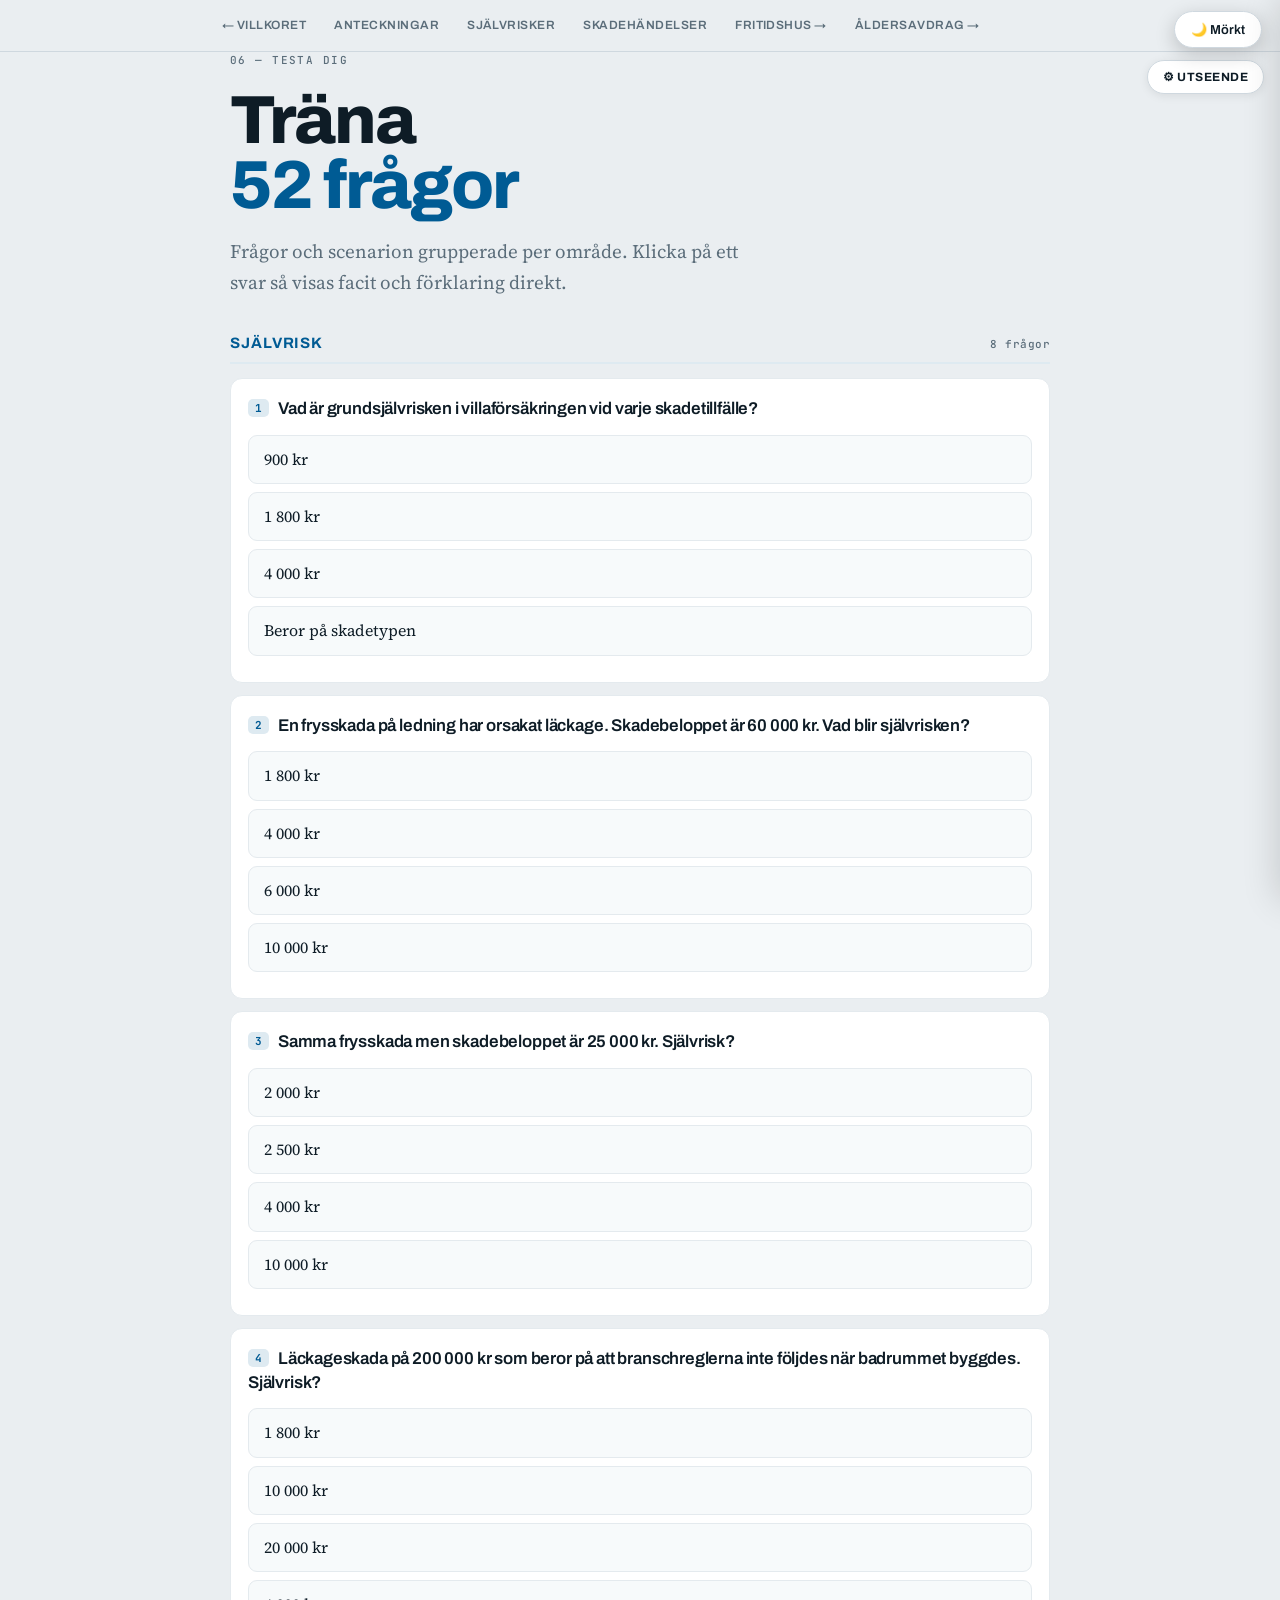
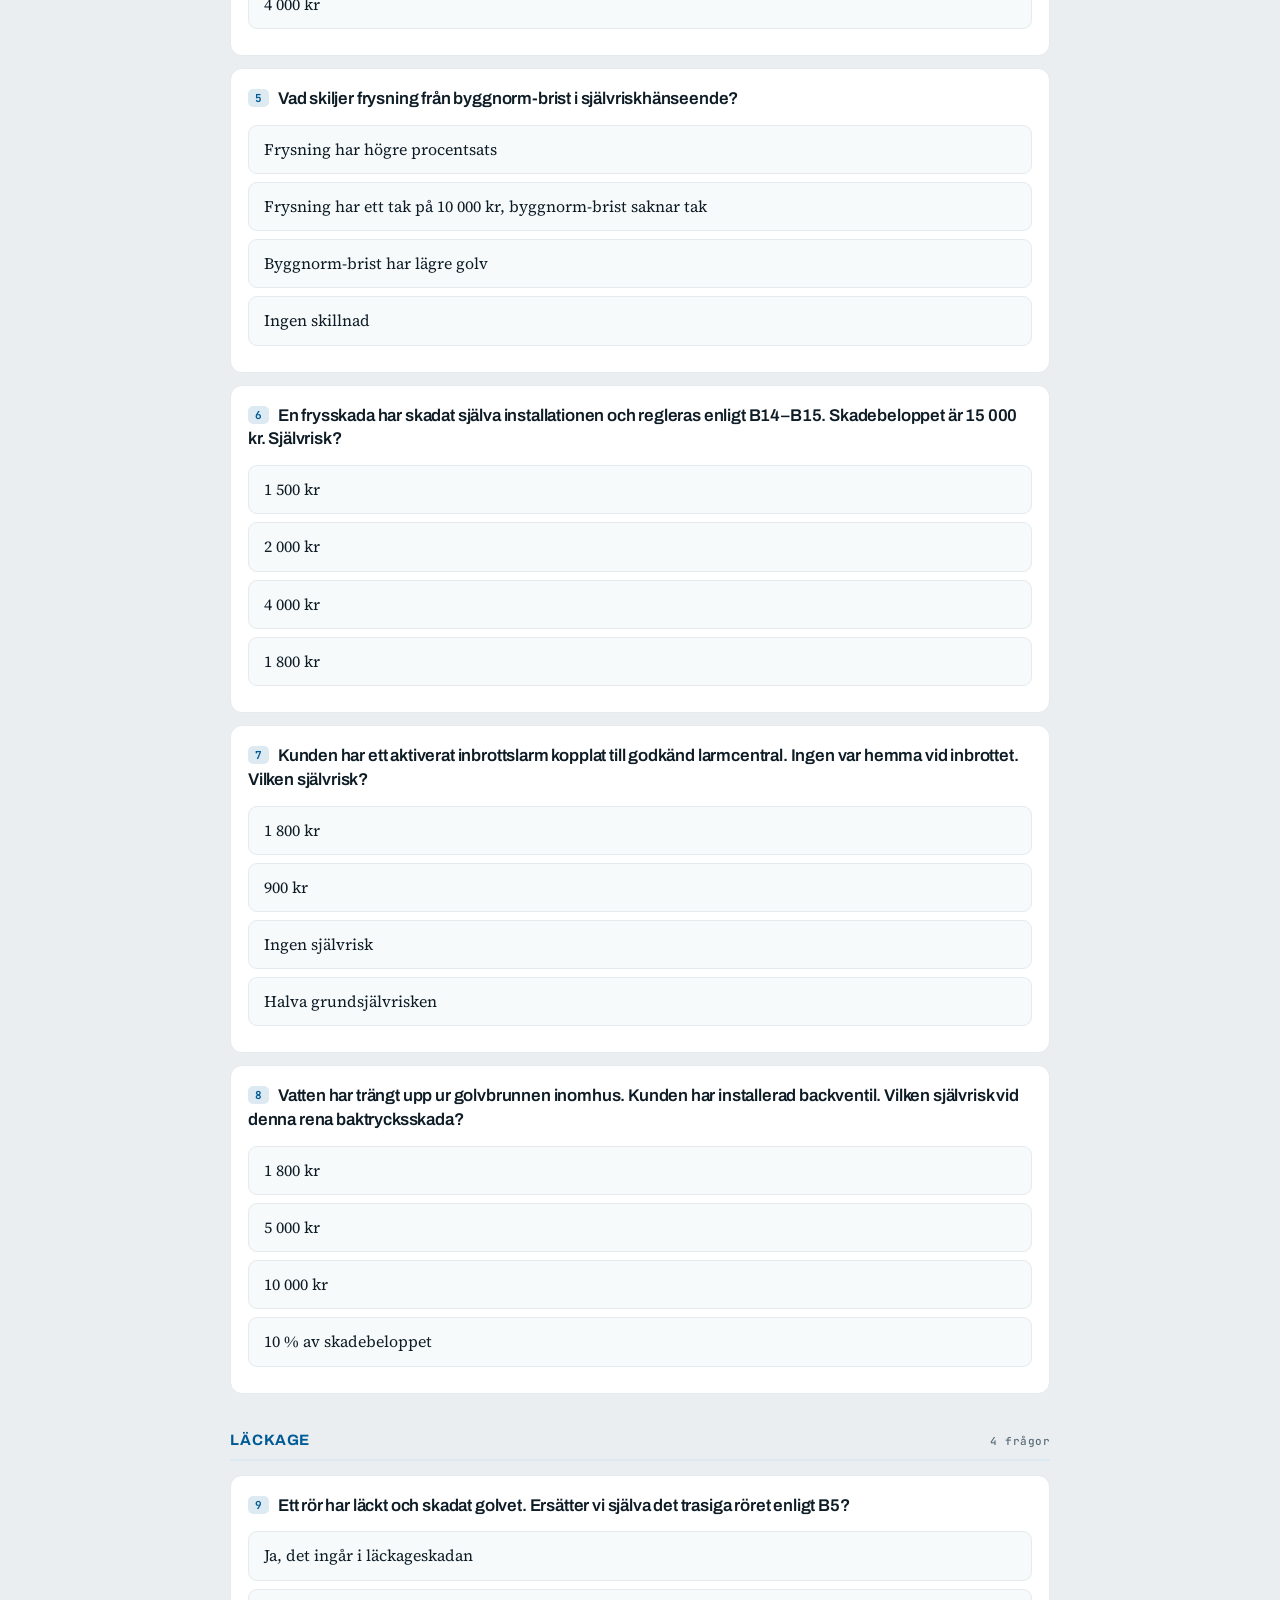
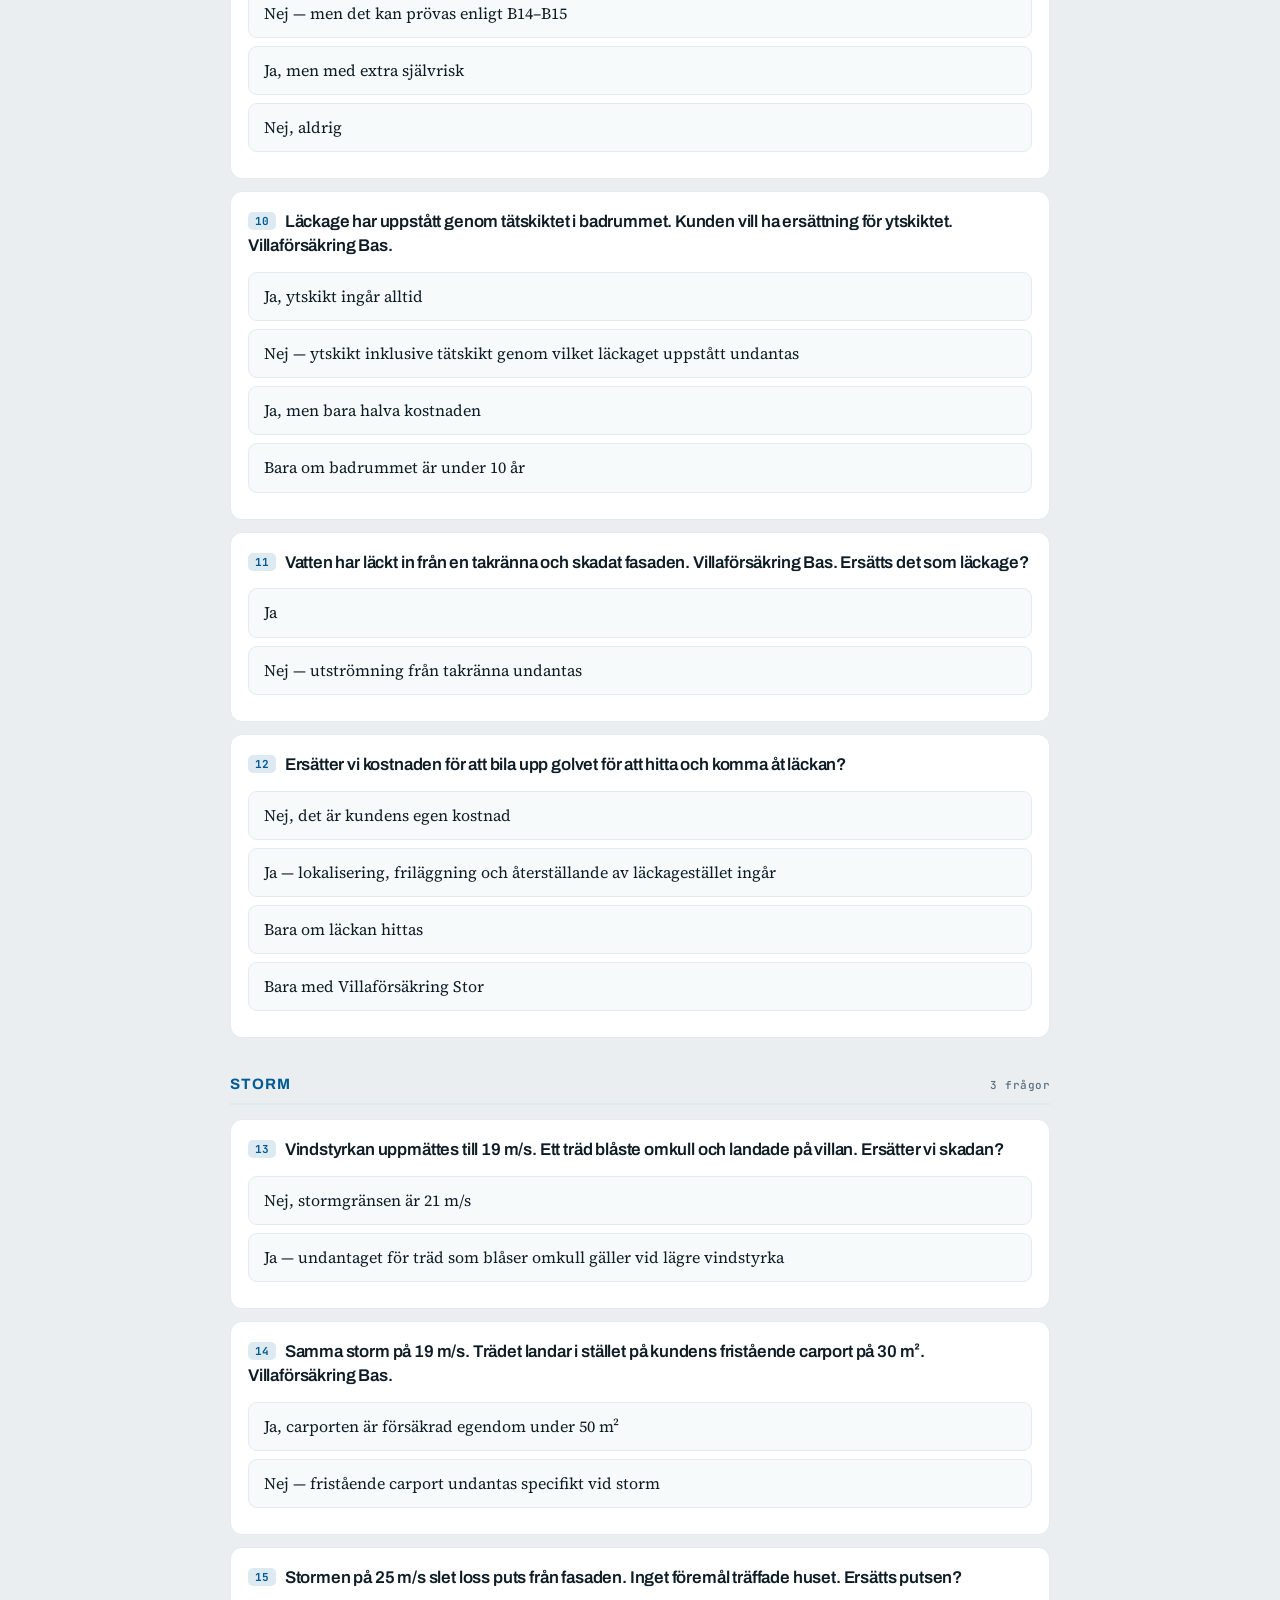
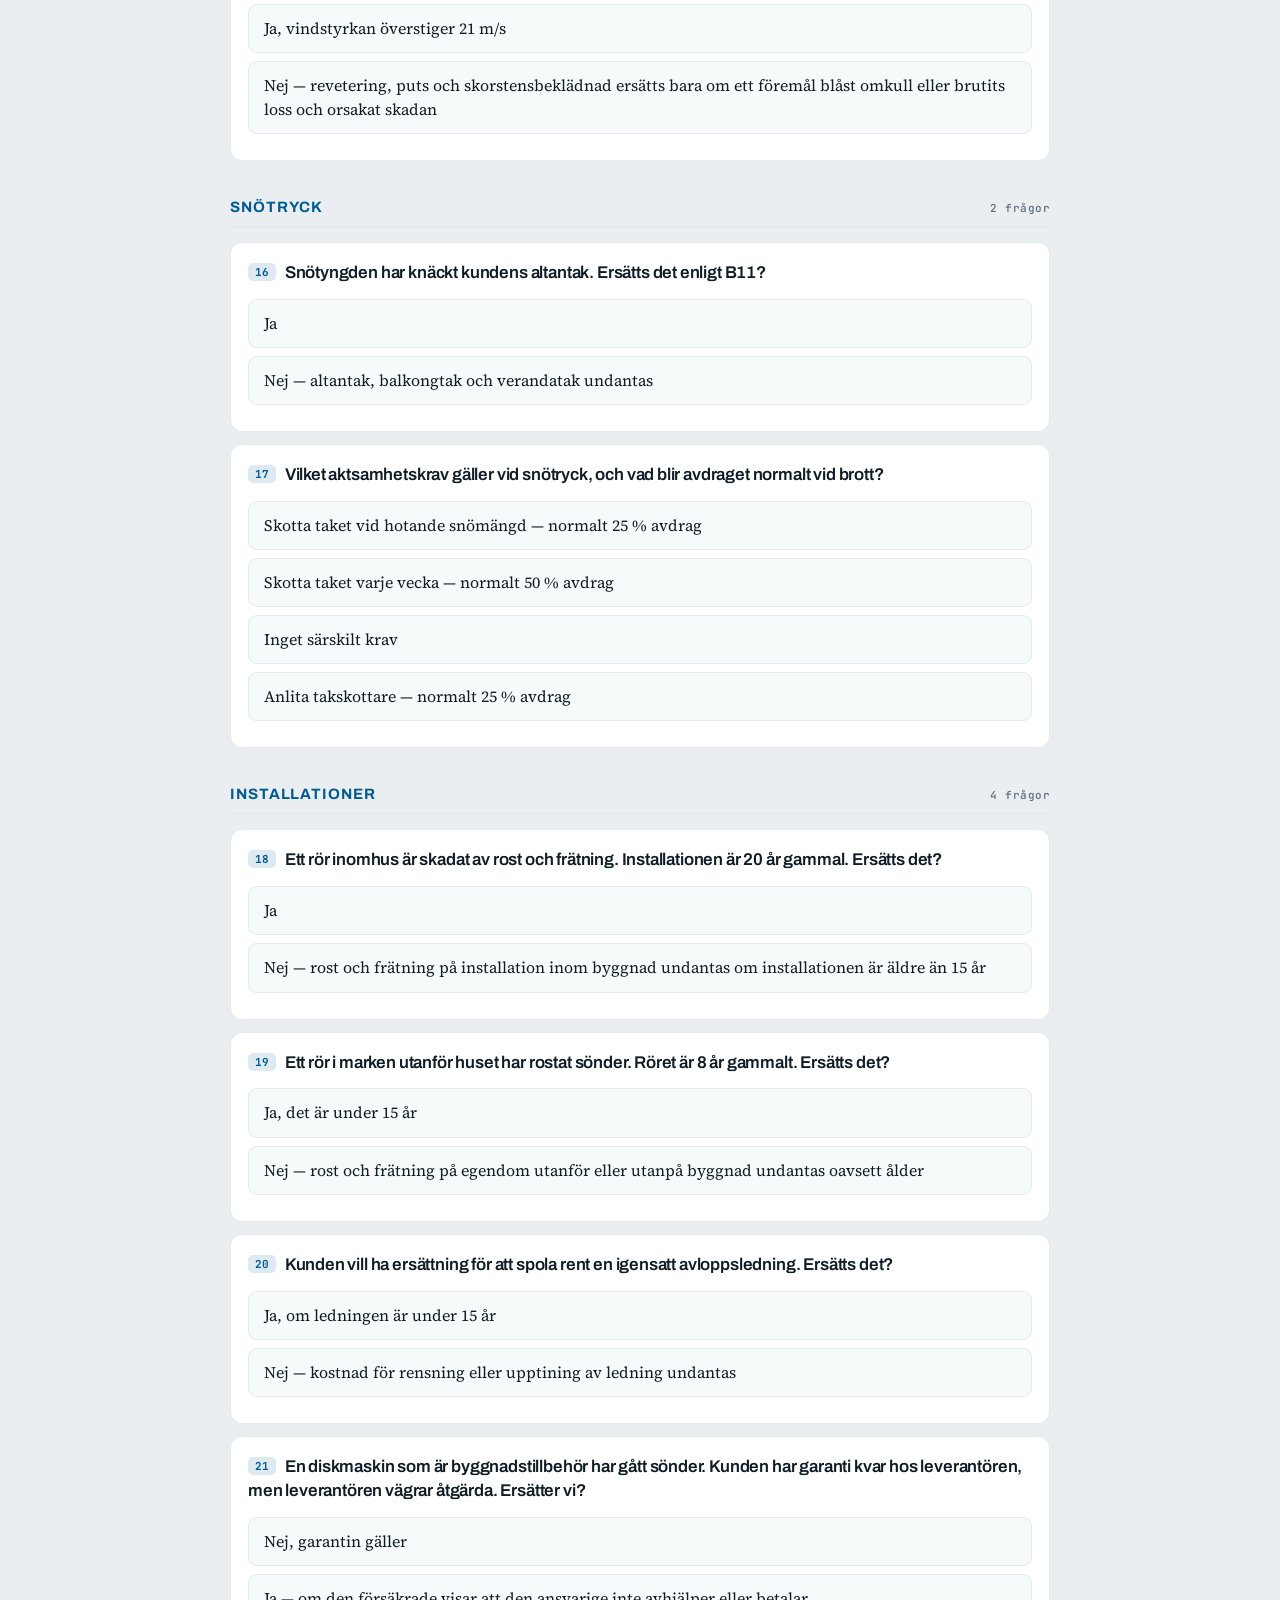
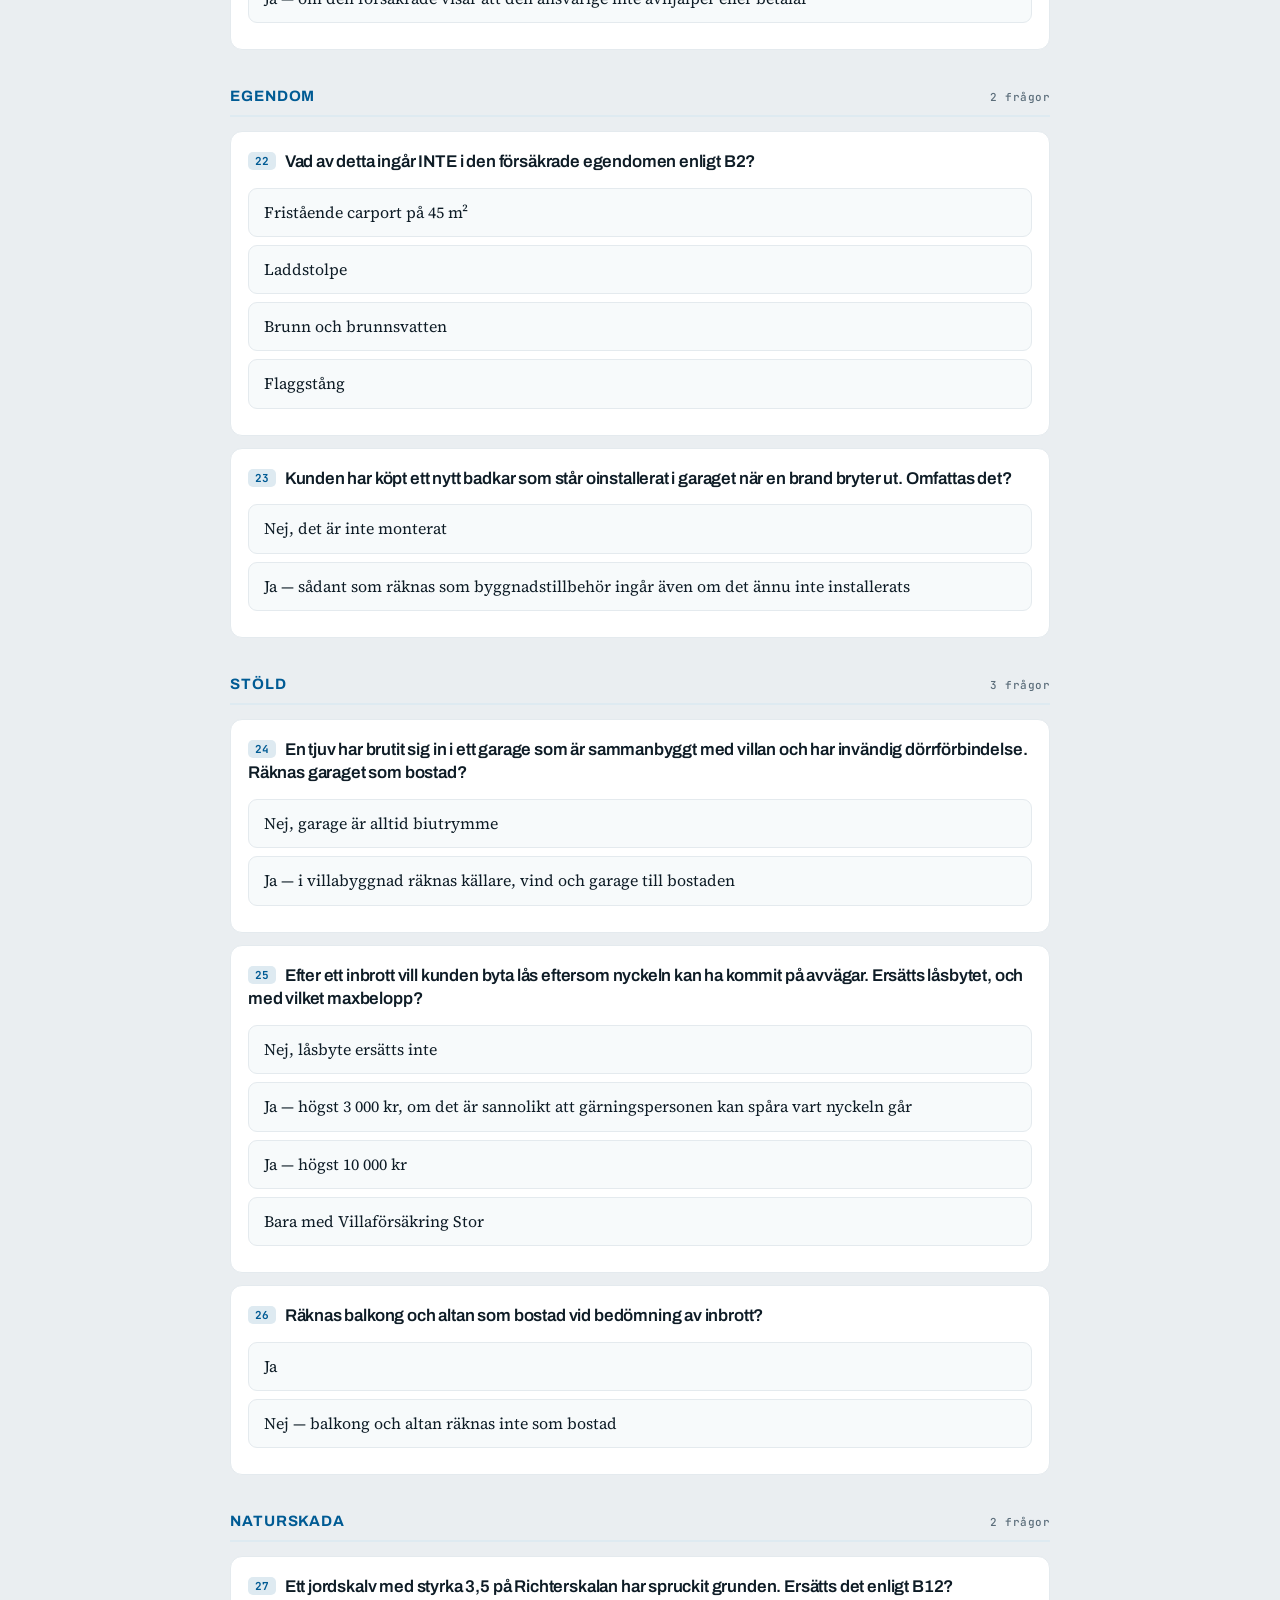
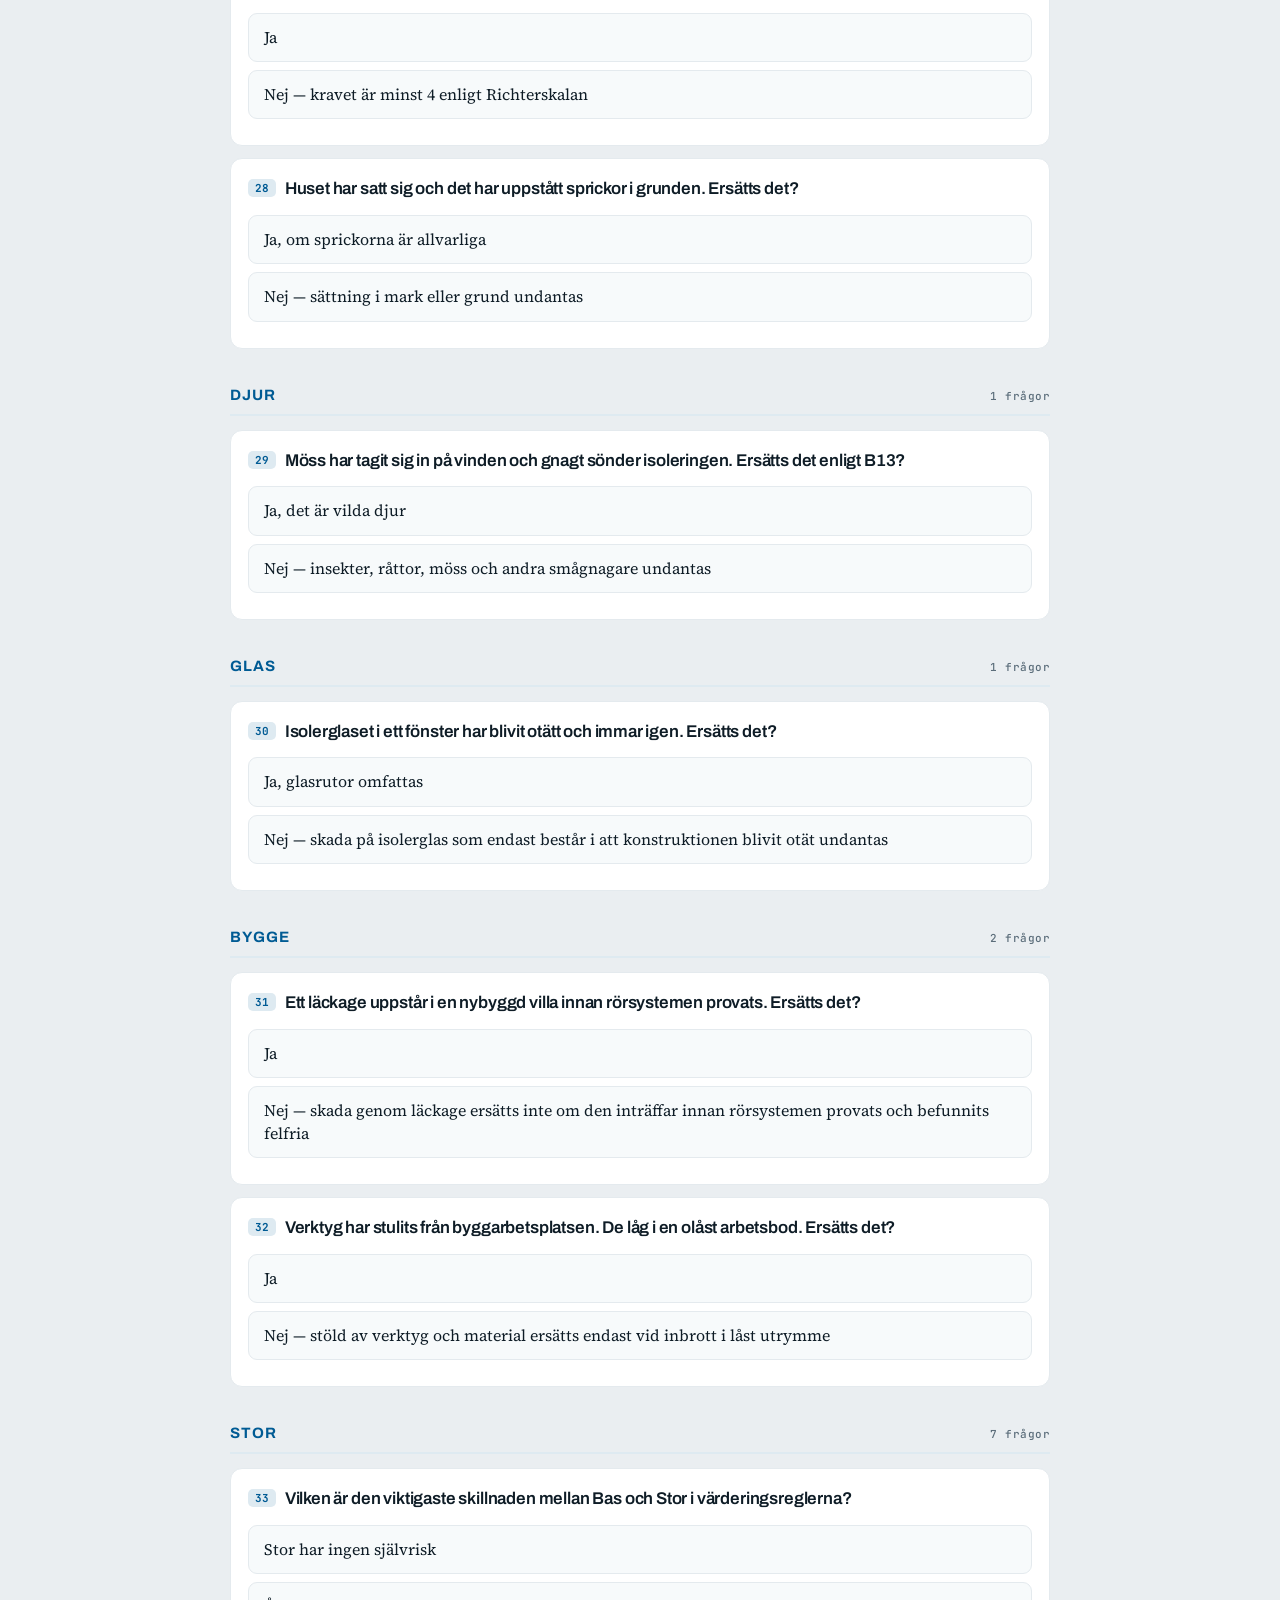
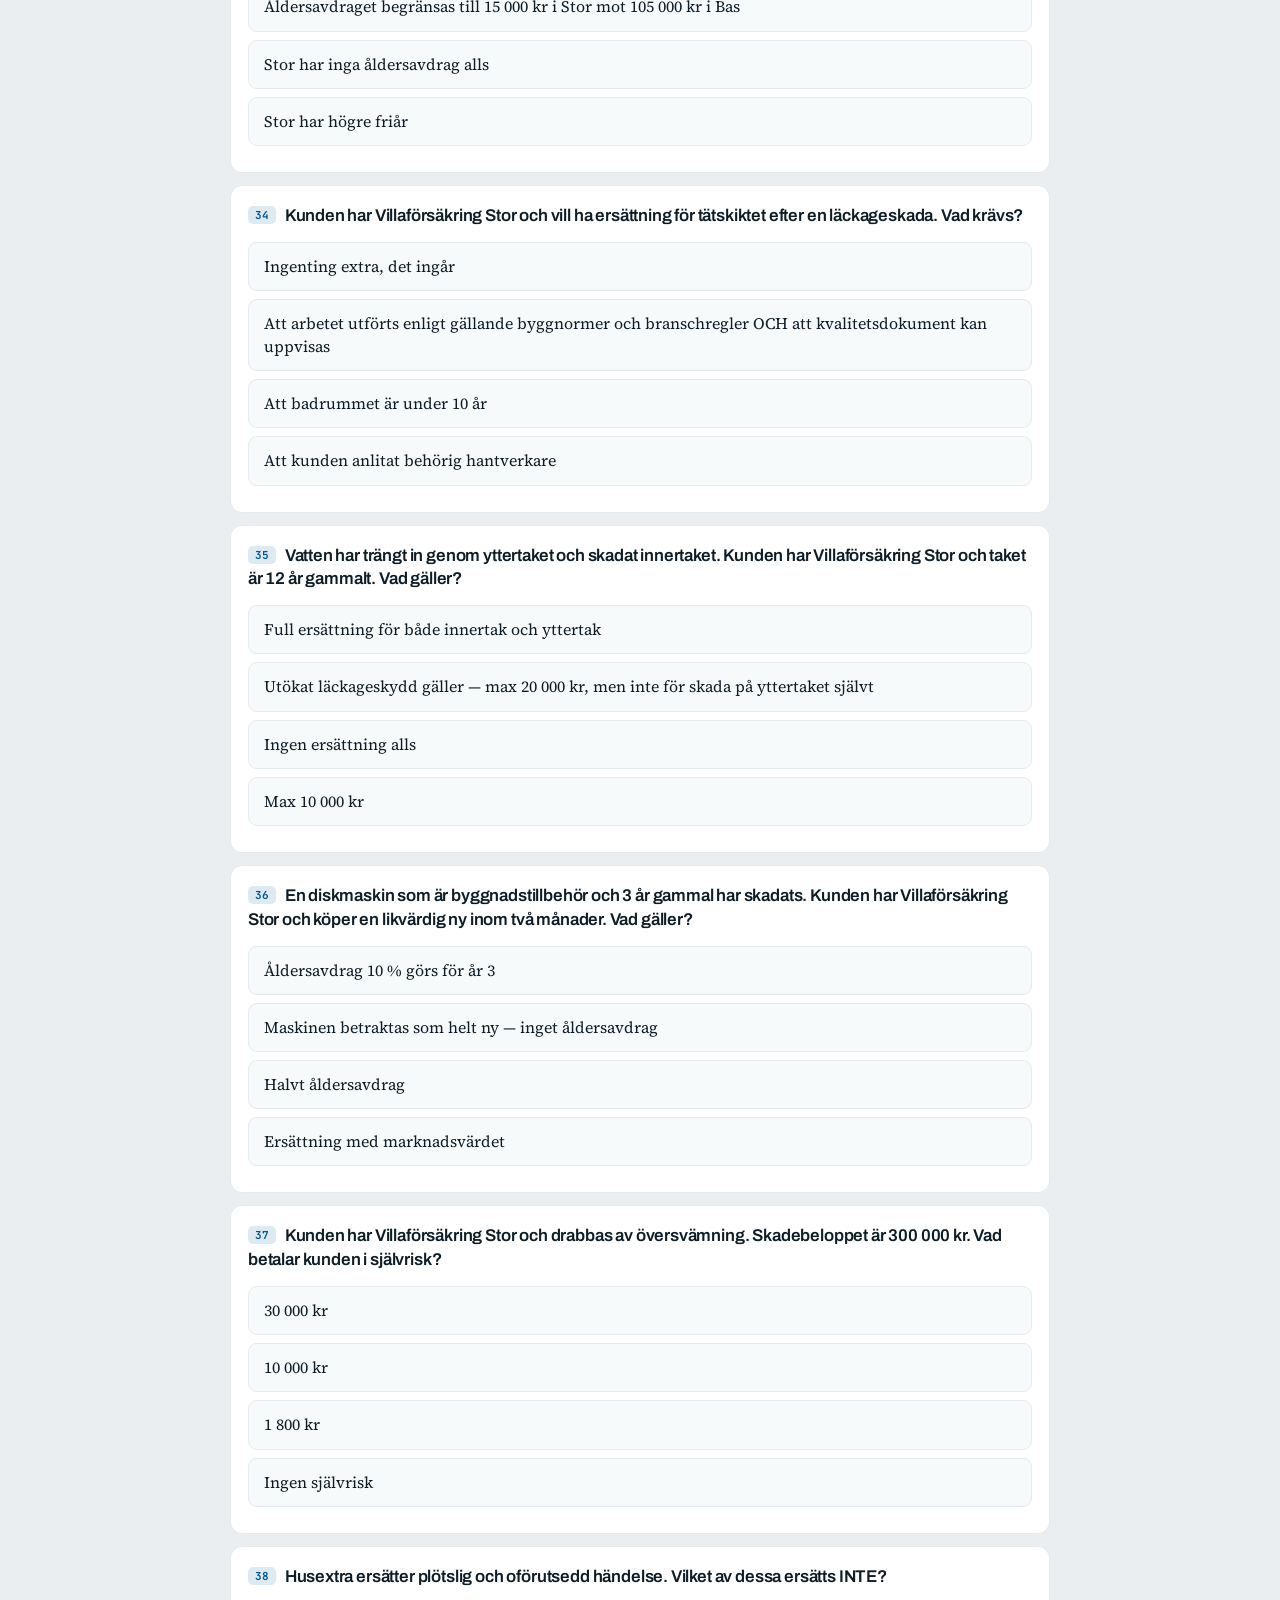
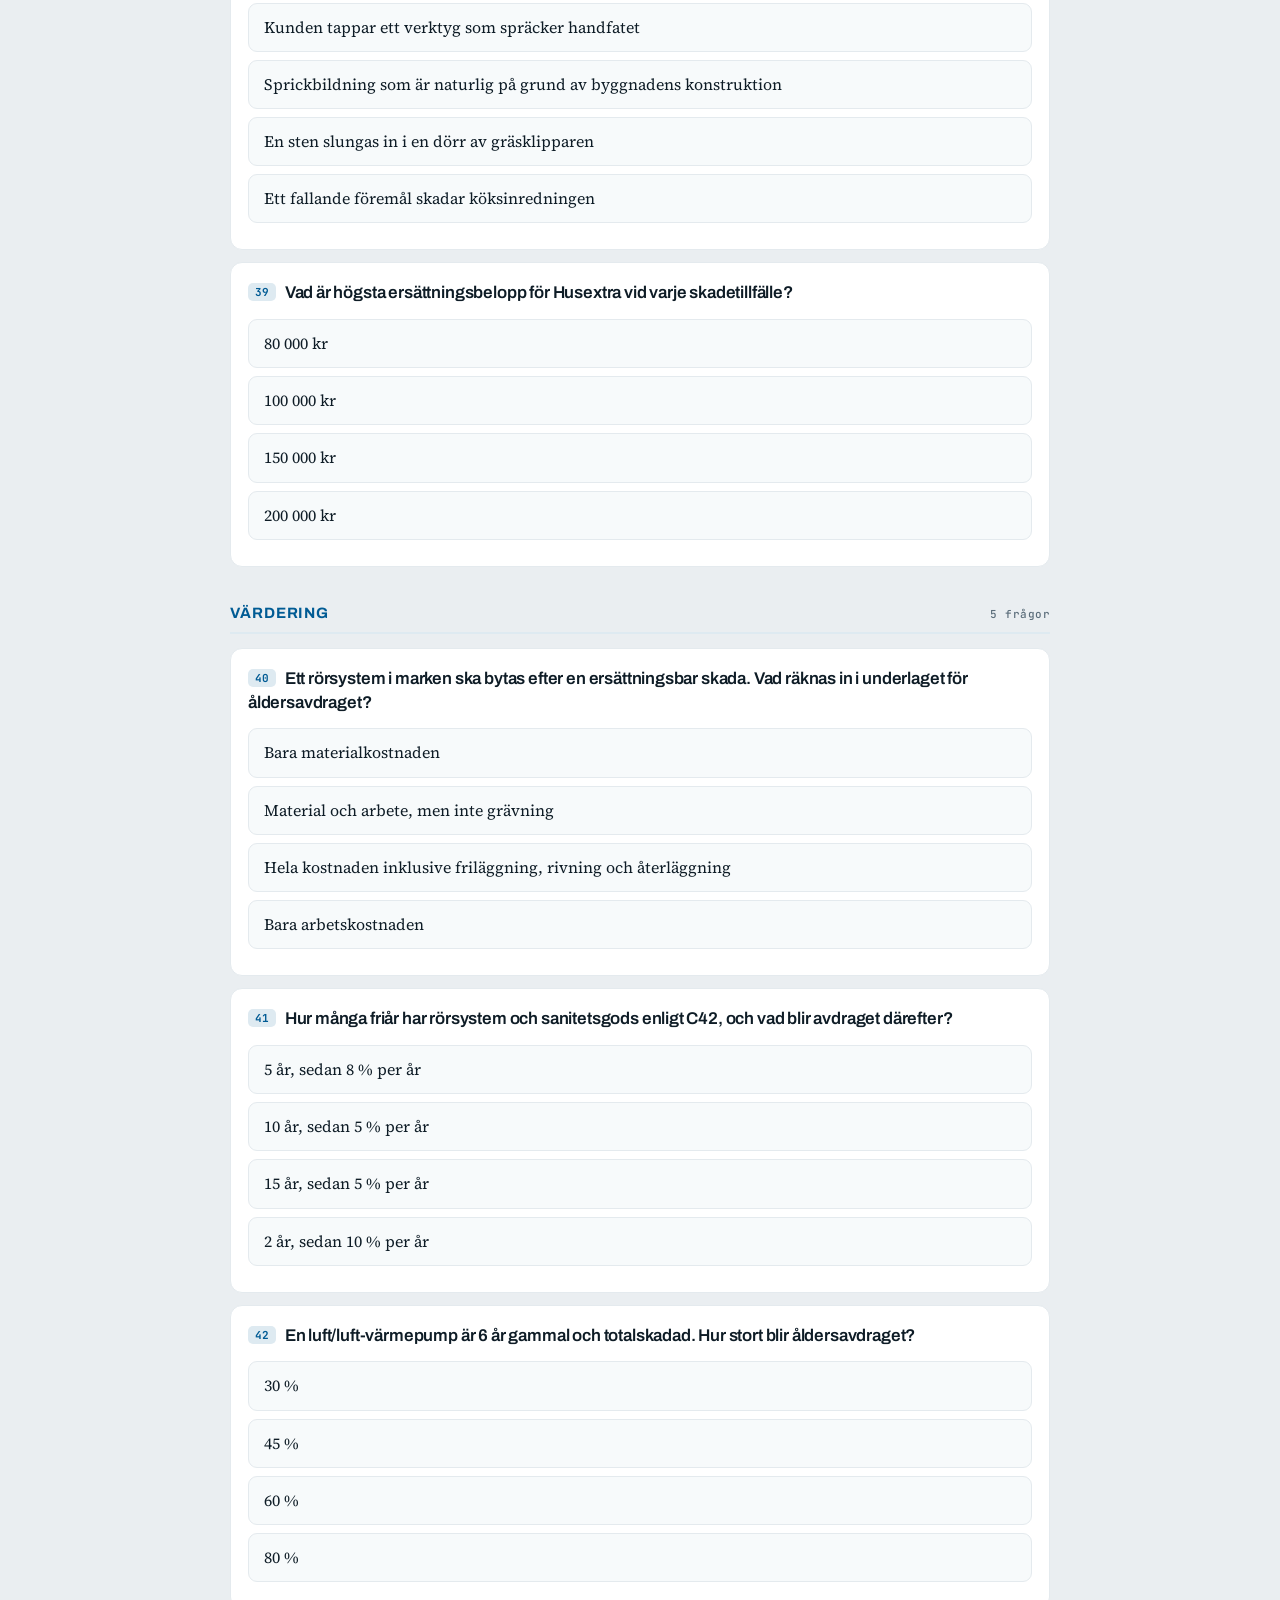
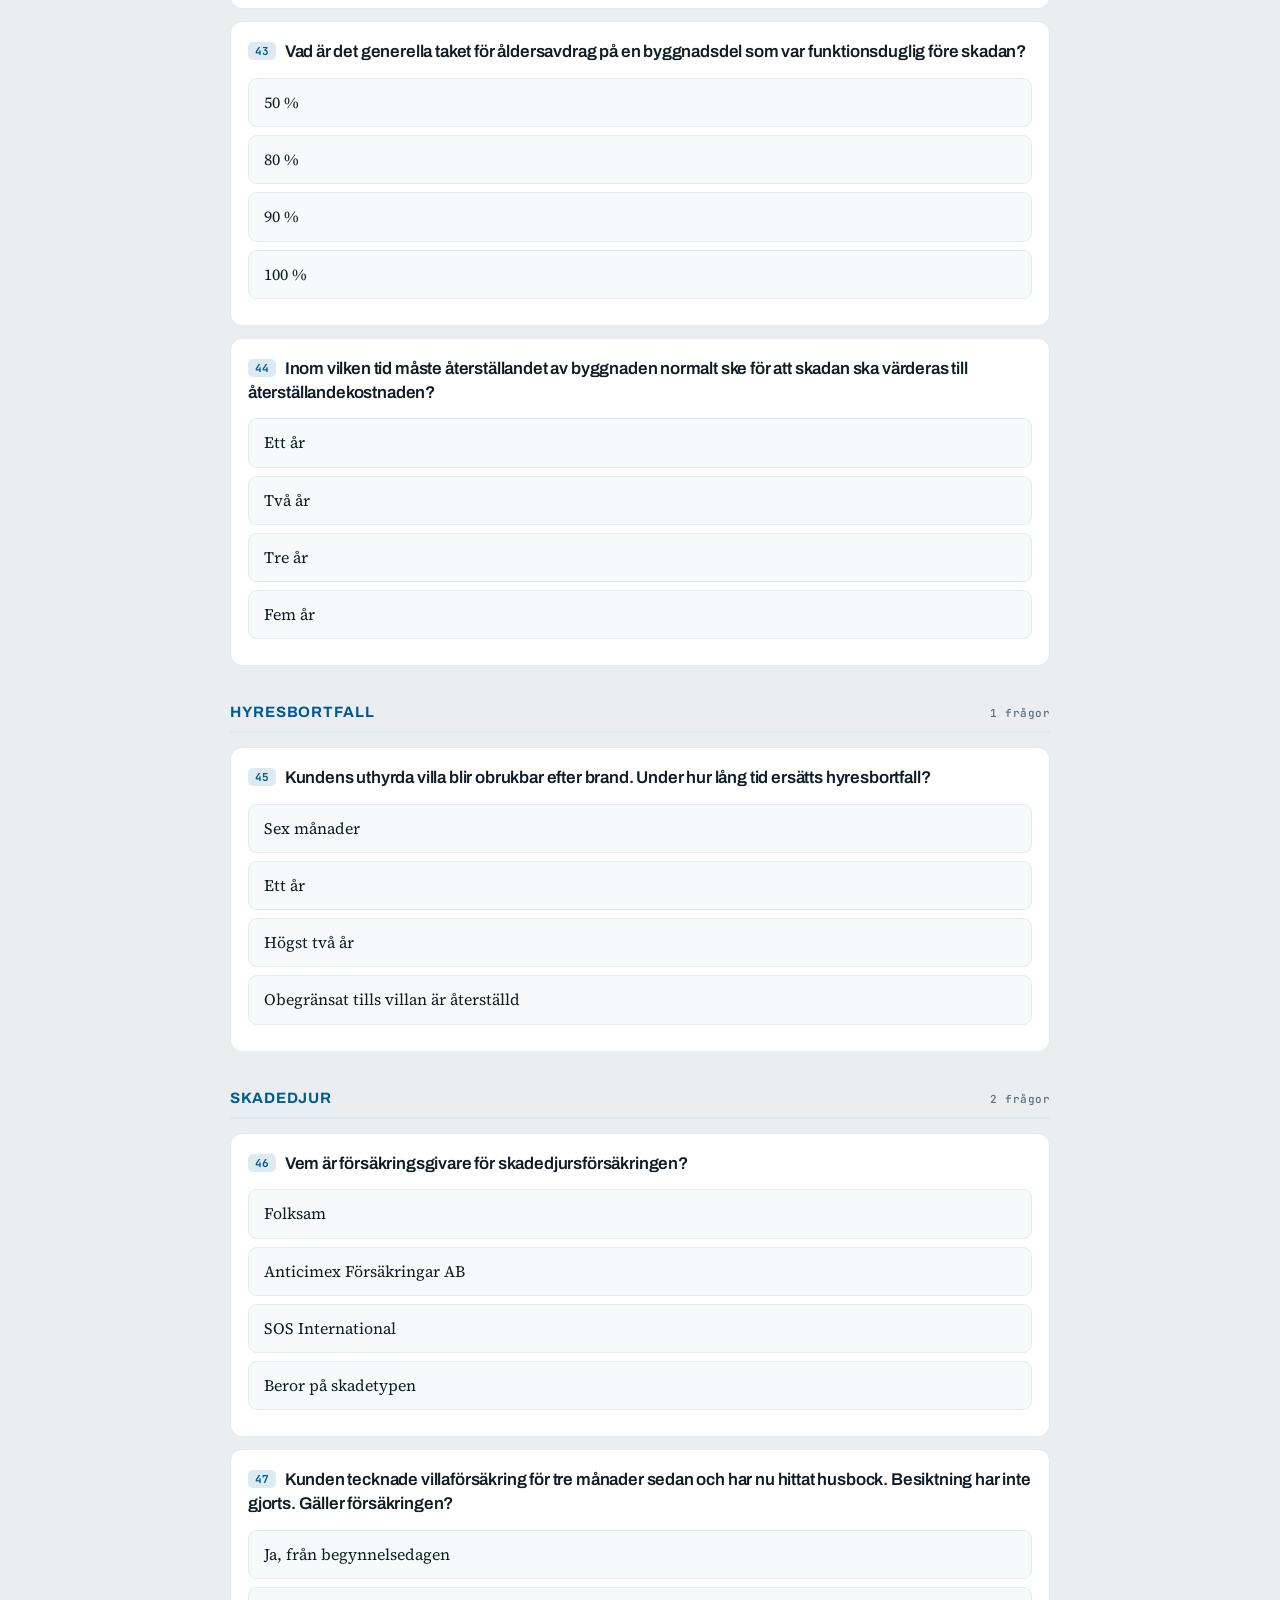
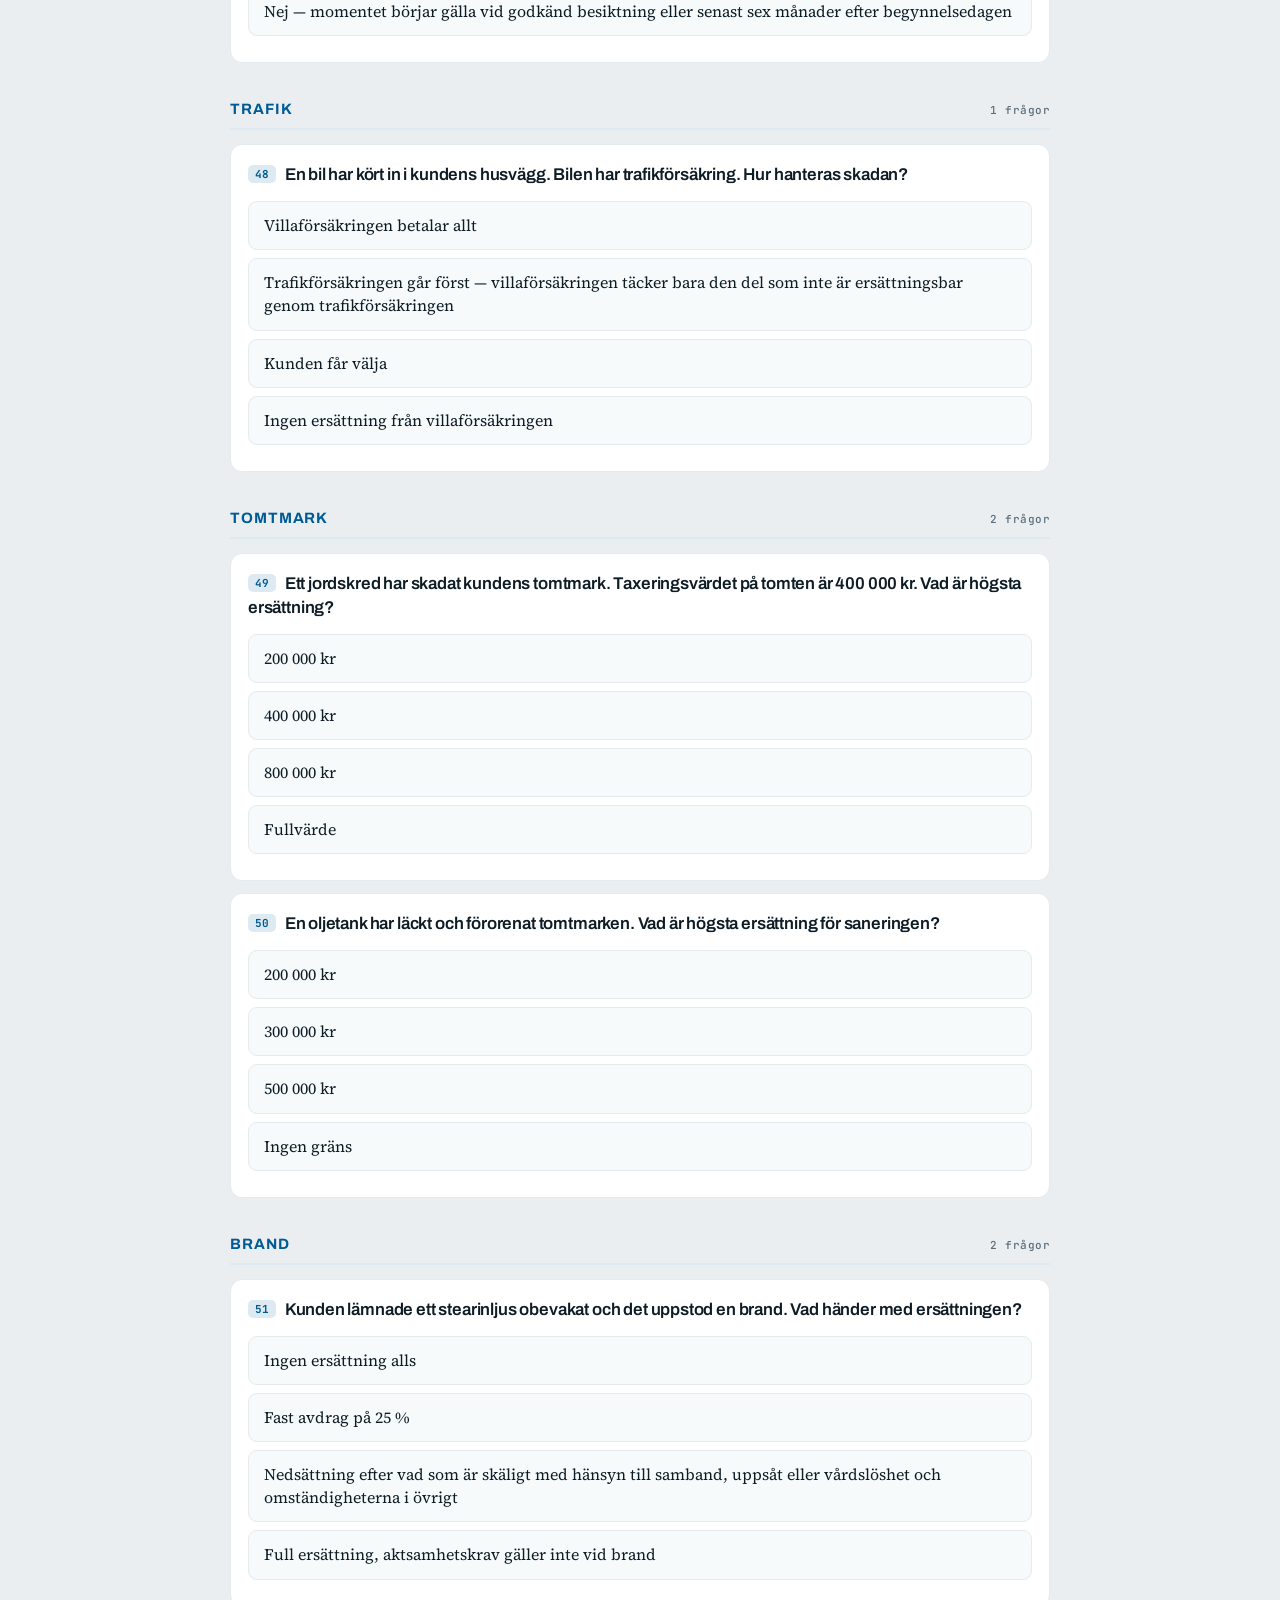
<file: trana.html>
<!DOCTYPE html>
<html lang="sv">
<head>
<meta charset="UTF-8">
<meta name="viewport" content="width=device-width, initial-scale=1.0">
<title>Träna — Villaförsäkring Bas &amp; Stor</title>
<script>
/* Sätts före rendering så sidan inte blinkar vitt i mörkt läge. */
(function(){
  /* Läser in utseendevalen innan sidan ritas upp, annars hinner den
     blinka i fel läge, bredd och storlek. Håll i synk med tema.js. */
  try{
    var d = document.documentElement, s = d.style;
    var r = JSON.parse(localStorage.getItem('utseende') || 'null') || {};
    var tema = r.tema;
    if(!tema){
      var g = localStorage.getItem('theme');
      tema = g === 'dark' ? 'mork' : g === 'light' ? 'ljus' : 'system';
    }
    if(tema === 'mork')      d.setAttribute('data-theme','dark');
    else if(tema === 'ljus') d.setAttribute('data-theme','light');
    else if(window.matchMedia('(prefers-color-scheme: dark)').matches)
                             d.setAttribute('data-theme','dark');

    if(r.wrap){
      s.setProperty('--wrap', r.wrap);
      s.setProperty('--wrap-brett',
        {'720px':'1200px','860px':'1600px','1040px':'1900px','100%':'100%'}[r.wrap] || '1600px');
    }
    if(r.skala)  s.setProperty('--skala', r.skala);
    if(r.luft)   s.setProperty('--luft',  r.luft);
    if(r.radie)  s.setProperty('--radie', r.radie);
    if(r.accent) s.setProperty('--accent', r.accent);
    if(r.typsnitt && r.typsnitt !== 'serif'){
      var t = r.typsnitt === 'sans'
        ? "'Archivo',system-ui,sans-serif"
        : "system-ui,-apple-system,'Segoe UI',Roboto,sans-serif";
      s.setProperty('--brodtext', t);
      s.setProperty('--rubrik', t);
    }
  }catch(e){}
})();
</script>
<link rel="preconnect" href="https://fonts.googleapis.com">
<link rel="preconnect" href="https://fonts.gstatic.com" crossorigin>
<link href="https://fonts.googleapis.com/css2?family=Archivo:wght@500;600;700;800&family=Source+Serif+4:opsz,wght@8..60,400;8..60,600&family=JetBrains+Mono:wght@500;700&display=swap" rel="stylesheet">
<link rel="stylesheet" href="stil.css?v=20261029">
</head>
<body>

<nav>
  <div class="wrap navrow">
    <a href="./villaforsakring.html">&#8592; Villkoret</a>
    <a href="./villaforsakring.html#anteckningar">Anteckningar</a>
    <a href="./villaforsakring.html#sjalvrisk">Självrisker</a>
    <a href="./villaforsakring.html#skador">Skadehändelser</a>
    <a href="./fritidshus.html">Fritidshus →</a>
    <a href="./aa-kalkylator.html">Åldersavdrag →</a>
  </div>
</nav>

<header class="wrap">
  <div class="eyebrow">06 — Testa dig</div>
  <h1>Träna<em>52 frågor</em></h1>
  <p class="lede">Frågor och scenarion grupperade per område. Klicka på ett svar så visas facit och förklaring direkt.</p>
</header>

<main>

<section class="wrap" style="border-top:none;padding-top:0">

  <h3 class="qcat">Självrisk <span>8 frågor</span></h3>
  <div class="qbox">
    <p class="qtext"><span class="qn">1</span>Vad är grundsjälvrisken i villaförsäkringen vid varje skadetillfälle?</p>
    <input type="radio" name="q1" id="q1_0" class="ri"><label for="q1_0" class="opt wrong">900 kr</label>
    <input type="radio" name="q1" id="q1_1" class="ri"><label for="q1_1" class="opt right">1 800 kr</label>
    <input type="radio" name="q1" id="q1_2" class="ri"><label for="q1_2" class="opt wrong">4 000 kr</label>
    <input type="radio" name="q1" id="q1_3" class="ri"><label for="q1_3" class="opt wrong">Beror på skadetypen</label>
    <div class="expl"><div class="verdict">Svar · B1</div>Grundsjälvrisken är 1 800 kr. Men vid läckage, översvämning och installationsskador gäller särskilda, högre självrisker.</div>
    <details class="fallback"><summary>Visa svar och förklaring</summary><p><strong>Rätt svar:</strong> 1 800 kr</p><p>Grundsjälvrisken är 1 800 kr. Men vid läckage, översvämning och installationsskador gäller särskilda, högre självrisker. <em>(B1)</em></p></details>
  </div>
  <div class="qbox">
    <p class="qtext"><span class="qn">2</span>En frysskada på ledning har orsakat läckage. Skadebeloppet är 60 000 kr. Vad blir självrisken?</p>
    <input type="radio" name="q2" id="q2_0" class="ri"><label for="q2_0" class="opt wrong">1 800 kr</label>
    <input type="radio" name="q2" id="q2_1" class="ri"><label for="q2_1" class="opt wrong">4 000 kr</label>
    <input type="radio" name="q2" id="q2_2" class="ri"><label for="q2_2" class="opt right">6 000 kr</label>
    <input type="radio" name="q2" id="q2_3" class="ri"><label for="q2_3" class="opt wrong">10 000 kr</label>
    <div class="expl"><div class="verdict">Svar · B7</div>10 % av 60 000 = 6 000 kr. Det ligger mellan golvet 4 000 och taket 10 000, så tio procent gäller rakt av.</div>
    <details class="fallback"><summary>Visa svar och förklaring</summary><p><strong>Rätt svar:</strong> 6 000 kr</p><p>10 % av 60 000 = 6 000 kr. Det ligger mellan golvet 4 000 och taket 10 000, så tio procent gäller rakt av. <em>(B7)</em></p></details>
  </div>
  <div class="qbox">
    <p class="qtext"><span class="qn">3</span>Samma frysskada men skadebeloppet är 25 000 kr. Självrisk?</p>
    <input type="radio" name="q3" id="q3_0" class="ri"><label for="q3_0" class="opt wrong">2 000 kr</label>
    <input type="radio" name="q3" id="q3_1" class="ri"><label for="q3_1" class="opt wrong">2 500 kr</label>
    <input type="radio" name="q3" id="q3_2" class="ri"><label for="q3_2" class="opt right">4 000 kr</label>
    <input type="radio" name="q3" id="q3_3" class="ri"><label for="q3_3" class="opt wrong">10 000 kr</label>
    <div class="expl"><div class="verdict">Svar · B7</div>10 % av 25 000 = 2 500 kr, vilket är under golvet. Lägstanivån 4 000 kr slår in.</div>
    <details class="fallback"><summary>Visa svar och förklaring</summary><p><strong>Rätt svar:</strong> 4 000 kr</p><p>10 % av 25 000 = 2 500 kr, vilket är under golvet. Lägstanivån 4 000 kr slår in. <em>(B7)</em></p></details>
  </div>
  <div class="qbox">
    <p class="qtext"><span class="qn">4</span>Läckageskada på 200 000 kr som beror på att branschreglerna inte följdes när badrummet byggdes. Självrisk?</p>
    <input type="radio" name="q4" id="q4_0" class="ri"><label for="q4_0" class="opt wrong">1 800 kr</label>
    <input type="radio" name="q4" id="q4_1" class="ri"><label for="q4_1" class="opt wrong">10 000 kr</label>
    <input type="radio" name="q4" id="q4_2" class="ri"><label for="q4_2" class="opt right">20 000 kr</label>
    <input type="radio" name="q4" id="q4_3" class="ri"><label for="q4_3" class="opt wrong">4 000 kr</label>
    <div class="expl"><div class="verdict">Svar · B7</div>10 % av 200 000 = 20 000 kr. Byggnormsvarianten har golv på 10 000 men INGET tak — därför slår procenten igenom fullt ut.</div>
    <details class="fallback"><summary>Visa svar och förklaring</summary><p><strong>Rätt svar:</strong> 20 000 kr</p><p>10 % av 200 000 = 20 000 kr. Byggnormsvarianten har golv på 10 000 men INGET tak — därför slår procenten igenom fullt ut. <em>(B7)</em></p></details>
  </div>
  <div class="qbox">
    <p class="qtext"><span class="qn">5</span>Vad skiljer frysning från byggnorm-brist i självriskhänseende?</p>
    <input type="radio" name="q5" id="q5_0" class="ri"><label for="q5_0" class="opt wrong">Frysning har högre procentsats</label>
    <input type="radio" name="q5" id="q5_1" class="ri"><label for="q5_1" class="opt right">Frysning har ett tak på 10 000 kr, byggnorm-brist saknar tak</label>
    <input type="radio" name="q5" id="q5_2" class="ri"><label for="q5_2" class="opt wrong">Byggnorm-brist har lägre golv</label>
    <input type="radio" name="q5" id="q5_3" class="ri"><label for="q5_3" class="opt wrong">Ingen skillnad</label>
    <div class="expl"><div class="verdict">Svar · B7</div>Båda är 10 %. Frysning: lägst 4 000, högst 10 000. Byggnorm: lägst 10 000, inget tak. Vid stora skador blir skillnaden dramatisk för kunden.</div>
    <details class="fallback"><summary>Visa svar och förklaring</summary><p><strong>Rätt svar:</strong> Frysning har ett tak på 10 000 kr, byggnorm-brist saknar tak</p><p>Båda är 10 %. Frysning: lägst 4 000, högst 10 000. Byggnorm: lägst 10 000, inget tak. Vid stora skador blir skillnaden dramatisk för kunden. <em>(B7)</em></p></details>
  </div>
  <div class="qbox">
    <p class="qtext"><span class="qn">6</span>En frysskada har skadat själva installationen och regleras enligt B14–B15. Skadebeloppet är 15 000 kr. Självrisk?</p>
    <input type="radio" name="q6" id="q6_0" class="ri"><label for="q6_0" class="opt wrong">1 500 kr</label>
    <input type="radio" name="q6" id="q6_1" class="ri"><label for="q6_1" class="opt right">2 000 kr</label>
    <input type="radio" name="q6" id="q6_2" class="ri"><label for="q6_2" class="opt wrong">4 000 kr</label>
    <input type="radio" name="q6" id="q6_3" class="ri"><label for="q6_3" class="opt wrong">1 800 kr</label>
    <div class="expl"><div class="verdict">Svar · B15</div>10 % av 15 000 = 1 500 kr, under golvet. Men här är golvet 2 000 kr — inte 4 000 som vid läckage enligt B7. Två olika frysningsnivåer i villkoret.</div>
    <details class="fallback"><summary>Visa svar och förklaring</summary><p><strong>Rätt svar:</strong> 2 000 kr</p><p>10 % av 15 000 = 1 500 kr, under golvet. Men här är golvet 2 000 kr — inte 4 000 som vid läckage enligt B7. Två olika frysningsnivåer i villkoret. <em>(B15)</em></p></details>
  </div>
  <div class="qbox">
    <p class="qtext"><span class="qn">7</span>Kunden har ett aktiverat inbrottslarm kopplat till godkänd larmcentral. Ingen var hemma vid inbrottet. Vilken självrisk?</p>
    <input type="radio" name="q7" id="q7_0" class="ri"><label for="q7_0" class="opt wrong">1 800 kr</label>
    <input type="radio" name="q7" id="q7_1" class="ri"><label for="q7_1" class="opt wrong">900 kr</label>
    <input type="radio" name="q7" id="q7_2" class="ri"><label for="q7_2" class="opt right">Ingen självrisk</label>
    <input type="radio" name="q7" id="q7_3" class="ri"><label for="q7_3" class="opt wrong">Halva grundsjälvrisken</label>
    <div class="expl"><div class="verdict">Svar · B1</div>Ingen självrisk — men alla tre kraven måste vara uppfyllda: larmet aktiverat, kopplat till godkänd larmcentral, och ingen hemma som ser till bostaden.</div>
    <details class="fallback"><summary>Visa svar och förklaring</summary><p><strong>Rätt svar:</strong> Ingen självrisk</p><p>Ingen självrisk — men alla tre kraven måste vara uppfyllda: larmet aktiverat, kopplat till godkänd larmcentral, och ingen hemma som ser till bostaden. <em>(B1)</em></p></details>
  </div>
  <div class="qbox">
    <p class="qtext"><span class="qn">8</span>Vatten har trängt upp ur golvbrunnen inomhus. Kunden har installerad backventil. Vilken självrisk vid denna rena baktrycksskada?</p>
    <input type="radio" name="q8" id="q8_0" class="ri"><label for="q8_0" class="opt wrong">1 800 kr</label>
    <input type="radio" name="q8" id="q8_1" class="ri"><label for="q8_1" class="opt right">5 000 kr</label>
    <input type="radio" name="q8" id="q8_2" class="ri"><label for="q8_2" class="opt wrong">10 000 kr</label>
    <input type="radio" name="q8" id="q8_3" class="ri"><label for="q8_3" class="opt wrong">10 % av skadebeloppet</label>
    <div class="expl"><div class="verdict">Svar · B8</div>Ren baktrycksskada har fast självrisk: 10 000 kr utan backventil, 5 000 kr med installerad backventil.</div>
    <details class="fallback"><summary>Visa svar och förklaring</summary><p><strong>Rätt svar:</strong> 5 000 kr</p><p>Ren baktrycksskada har fast självrisk: 10 000 kr utan backventil, 5 000 kr med installerad backventil. <em>(B8)</em></p></details>
  </div>

  <h3 class="qcat">Läckage <span>4 frågor</span></h3>
  <div class="qbox">
    <p class="qtext"><span class="qn">9</span>Ett rör har läckt och skadat golvet. Ersätter vi själva det trasiga röret enligt B5?</p>
    <input type="radio" name="q9" id="q9_0" class="ri"><label for="q9_0" class="opt wrong">Ja, det ingår i läckageskadan</label>
    <input type="radio" name="q9" id="q9_1" class="ri"><label for="q9_1" class="opt right">Nej — men det kan prövas enligt B14–B15</label>
    <input type="radio" name="q9" id="q9_2" class="ri"><label for="q9_2" class="opt wrong">Ja, men med extra självrisk</label>
    <input type="radio" name="q9" id="q9_3" class="ri"><label for="q9_3" class="opt wrong">Nej, aldrig</label>
    <div class="expl"><div class="verdict">Svar · B6</div>B6 undantar skada på den anordning som läckt. Rörledningar med mera kan dock ersättas enligt B14–B15. Vattenskadan ersätts via B5, röret prövas separat.</div>
    <details class="fallback"><summary>Visa svar och förklaring</summary><p><strong>Rätt svar:</strong> Nej — men det kan prövas enligt B14–B15</p><p>B6 undantar skada på den anordning som läckt. Rörledningar med mera kan dock ersättas enligt B14–B15. Vattenskadan ersätts via B5, röret prövas separat. <em>(B6)</em></p></details>
  </div>
  <div class="qbox">
    <p class="qtext"><span class="qn">10</span>Läckage har uppstått genom tätskiktet i badrummet. Kunden vill ha ersättning för ytskiktet. Villaförsäkring Bas.</p>
    <input type="radio" name="q10" id="q10_0" class="ri"><label for="q10_0" class="opt wrong">Ja, ytskikt ingår alltid</label>
    <input type="radio" name="q10" id="q10_1" class="ri"><label for="q10_1" class="opt right">Nej — ytskikt inklusive tätskikt genom vilket läckaget uppstått undantas</label>
    <input type="radio" name="q10" id="q10_2" class="ri"><label for="q10_2" class="opt wrong">Ja, men bara halva kostnaden</label>
    <input type="radio" name="q10" id="q10_3" class="ri"><label for="q10_3" class="opt wrong">Bara om badrummet är under 10 år</label>
    <div class="expl"><div class="verdict">Svar · B6</div>B6 undantar ytskikt inklusive tätskikt genom vilket läckaget uppstått. Hela våtutrymmet — väggar och golv — ses som en enhet. Med Villaförsäkring Stor omfattas det dock, om dokumentation från uppförandet kan uppvisas.</div>
    <details class="fallback"><summary>Visa svar och förklaring</summary><p><strong>Rätt svar:</strong> Nej — ytskikt inklusive tätskikt genom vilket läckaget uppstått undantas</p><p>B6 undantar ytskikt inklusive tätskikt genom vilket läckaget uppstått. Hela våtutrymmet — väggar och golv — ses som en enhet. Med Villaförsäkring Stor omfattas det dock, om dokumentation från uppförandet kan uppvisas. <em>(B6)</em></p></details>
  </div>
  <div class="qbox">
    <p class="qtext"><span class="qn">11</span>Vatten har läckt in från en takränna och skadat fasaden. Villaförsäkring Bas. Ersätts det som läckage?</p>
    <input type="radio" name="q11" id="q11_0" class="ri"><label for="q11_0" class="opt wrong">Ja</label>
    <input type="radio" name="q11" id="q11_1" class="ri"><label for="q11_1" class="opt right">Nej — utströmning från takränna undantas</label>
    <div class="expl"><div class="verdict">Svar · B6</div>B6 undantar utströmning från rökkanal, ventilationskanal, dräneringssystem, dagvattensystem, stuprör, tak eller takränna. Med Villaförsäkring Stor kan Utökat läckageskydd gälla — men bara upp till 20 000 kr och inte för skada på yttertaket självt.</div>
    <details class="fallback"><summary>Visa svar och förklaring</summary><p><strong>Rätt svar:</strong> Nej — utströmning från takränna undantas</p><p>B6 undantar utströmning från rökkanal, ventilationskanal, dräneringssystem, dagvattensystem, stuprör, tak eller takränna. Med Villaförsäkring Stor kan Utökat läckageskydd gälla — men bara upp till 20 000 kr och inte för skada på yttertaket självt. <em>(B6)</em></p></details>
  </div>
  <div class="qbox">
    <p class="qtext"><span class="qn">12</span>Ersätter vi kostnaden för att bila upp golvet för att hitta och komma åt läckan?</p>
    <input type="radio" name="q12" id="q12_0" class="ri"><label for="q12_0" class="opt wrong">Nej, det är kundens egen kostnad</label>
    <input type="radio" name="q12" id="q12_1" class="ri"><label for="q12_1" class="opt right">Ja — lokalisering, friläggning och återställande av läckagestället ingår</label>
    <input type="radio" name="q12" id="q12_2" class="ri"><label for="q12_2" class="opt wrong">Bara om läckan hittas</label>
    <input type="radio" name="q12" id="q12_3" class="ri"><label for="q12_3" class="opt wrong">Bara med Villaförsäkring Stor</label>
    <div class="expl"><div class="verdict">Svar · B5</div>Vid ersättningsbar läckageskada omfattas även kostnaderna för att lokalisera och frilägga läckagestället inom byggnaden, samt att återställa det frilagda läckagestället.</div>
    <details class="fallback"><summary>Visa svar och förklaring</summary><p><strong>Rätt svar:</strong> Ja — lokalisering, friläggning och återställande av läckagestället ingår</p><p>Vid ersättningsbar läckageskada omfattas även kostnaderna för att lokalisera och frilägga läckagestället inom byggnaden, samt att återställa det frilagda läckagestället. <em>(B5)</em></p></details>
  </div>

  <h3 class="qcat">Storm <span>3 frågor</span></h3>
  <div class="qbox">
    <p class="qtext"><span class="qn">13</span>Vindstyrkan uppmättes till 19 m/s. Ett träd blåste omkull och landade på villan. Ersätter vi skadan?</p>
    <input type="radio" name="q13" id="q13_0" class="ri"><label for="q13_0" class="opt wrong">Nej, stormgränsen är 21 m/s</label>
    <input type="radio" name="q13" id="q13_1" class="ri"><label for="q13_1" class="opt right">Ja — undantaget för träd som blåser omkull gäller vid lägre vindstyrka</label>
    <div class="expl"><div class="verdict">Svar · B9</div>Stormgränsen är 21 m/s, men även vid lägre vindstyrka lämnas ersättning om byggnaden skadas av träd eller flaggstång som blåser omkull.</div>
    <details class="fallback"><summary>Visa svar och förklaring</summary><p><strong>Rätt svar:</strong> Ja — undantaget för träd som blåser omkull gäller vid lägre vindstyrka</p><p>Stormgränsen är 21 m/s, men även vid lägre vindstyrka lämnas ersättning om byggnaden skadas av träd eller flaggstång som blåser omkull. <em>(B9)</em></p></details>
  </div>
  <div class="qbox">
    <p class="qtext"><span class="qn">14</span>Samma storm på 19 m/s. Trädet landar i stället på kundens fristående carport på 30 m². Villaförsäkring Bas.</p>
    <input type="radio" name="q14" id="q14_0" class="ri"><label for="q14_0" class="opt wrong">Ja, carporten är försäkrad egendom under 50 m²</label>
    <input type="radio" name="q14" id="q14_1" class="ri"><label for="q14_1" class="opt right">Nej — fristående carport undantas specifikt vid storm</label>
    <div class="expl"><div class="verdict">Svar · B9</div>Carporten ÄR försäkrad egendom enligt B2 (upp till 50 m²), men B9 undantar uttryckligen fristående carport vid storm. Att något är försäkrad egendom betyder inte att alla skadehändelser täcker det. Med Villaförsäkring Stor gäller dock Utökat stormskydd.</div>
    <details class="fallback"><summary>Visa svar och förklaring</summary><p><strong>Rätt svar:</strong> Nej — fristående carport undantas specifikt vid storm</p><p>Carporten ÄR försäkrad egendom enligt B2 (upp till 50 m²), men B9 undantar uttryckligen fristående carport vid storm. Att något är försäkrad egendom betyder inte att alla skadehändelser täcker det. Med Villaförsäkring Stor gäller dock Utökat stormskydd. <em>(B9)</em></p></details>
  </div>
  <div class="qbox">
    <p class="qtext"><span class="qn">15</span>Stormen på 25 m/s slet loss puts från fasaden. Inget föremål träffade huset. Ersätts putsen?</p>
    <input type="radio" name="q15" id="q15_0" class="ri"><label for="q15_0" class="opt wrong">Ja, vindstyrkan överstiger 21 m/s</label>
    <input type="radio" name="q15" id="q15_1" class="ri"><label for="q15_1" class="opt right">Nej — revetering, puts och skorstensbeklädnad ersätts bara om ett föremål blåst omkull eller brutits loss och orsakat skadan</label>
    <div class="expl"><div class="verdict">Svar · B9</div>B9 undantar revetering, puts och skorstensbeklädnad som skadas på annat sätt än genom att träd eller annat föremål blåst omkull eller brutits loss.</div>
    <details class="fallback"><summary>Visa svar och förklaring</summary><p><strong>Rätt svar:</strong> Nej — revetering, puts och skorstensbeklädnad ersätts bara om ett föremål blåst omkull eller brutits loss och orsakat skadan</p><p>B9 undantar revetering, puts och skorstensbeklädnad som skadas på annat sätt än genom att träd eller annat föremål blåst omkull eller brutits loss. <em>(B9)</em></p></details>
  </div>

  <h3 class="qcat">Snötryck <span>2 frågor</span></h3>
  <div class="qbox">
    <p class="qtext"><span class="qn">16</span>Snötyngden har knäckt kundens altantak. Ersätts det enligt B11?</p>
    <input type="radio" name="q16" id="q16_0" class="ri"><label for="q16_0" class="opt wrong">Ja</label>
    <input type="radio" name="q16" id="q16_1" class="ri"><label for="q16_1" class="opt right">Nej — altantak, balkongtak och verandatak undantas</label>
    <div class="expl"><div class="verdict">Svar · B11</div>B11 gäller yttertakets bärande konstruktion på bostadsbyggnad. Altantak, balkongtak, verandatak och liknande tak undantas uttryckligen.</div>
    <details class="fallback"><summary>Visa svar och förklaring</summary><p><strong>Rätt svar:</strong> Nej — altantak, balkongtak och verandatak undantas</p><p>B11 gäller yttertakets bärande konstruktion på bostadsbyggnad. Altantak, balkongtak, verandatak och liknande tak undantas uttryckligen. <em>(B11)</em></p></details>
  </div>
  <div class="qbox">
    <p class="qtext"><span class="qn">17</span>Vilket aktsamhetskrav gäller vid snötryck, och vad blir avdraget normalt vid brott?</p>
    <input type="radio" name="q17" id="q17_0" class="ri"><label for="q17_0" class="opt right">Skotta taket vid hotande snömängd — normalt 25 % avdrag</label>
    <input type="radio" name="q17" id="q17_1" class="ri"><label for="q17_1" class="opt wrong">Skotta taket varje vecka — normalt 50 % avdrag</label>
    <input type="radio" name="q17" id="q17_2" class="ri"><label for="q17_2" class="opt wrong">Inget särskilt krav</label>
    <input type="radio" name="q17" id="q17_3" class="ri"><label for="q17_3" class="opt wrong">Anlita takskottare — normalt 25 % avdrag</label>
    <div class="expl"><div class="verdict">Svar · B11</div>Kunden ska förebygga skada genom att se till att taket blir skottat om snömängden blir hotande stor. Vid brott normalt 25 % avdrag, större i allvarliga fall, inget i lindriga.</div>
    <details class="fallback"><summary>Visa svar och förklaring</summary><p><strong>Rätt svar:</strong> Skotta taket vid hotande snömängd — normalt 25 % avdrag</p><p>Kunden ska förebygga skada genom att se till att taket blir skottat om snömängden blir hotande stor. Vid brott normalt 25 % avdrag, större i allvarliga fall, inget i lindriga. <em>(B11)</em></p></details>
  </div>

  <h3 class="qcat">Installationer <span>4 frågor</span></h3>
  <div class="qbox">
    <p class="qtext"><span class="qn">18</span>Ett rör inomhus är skadat av rost och frätning. Installationen är 20 år gammal. Ersätts det?</p>
    <input type="radio" name="q18" id="q18_0" class="ri"><label for="q18_0" class="opt wrong">Ja</label>
    <input type="radio" name="q18" id="q18_1" class="ri"><label for="q18_1" class="opt right">Nej — rost och frätning på installation inom byggnad undantas om installationen är äldre än 15 år</label>
    <div class="expl"><div class="verdict">Svar · B15</div>B15 undantar skada orsakad av rost eller frätning på installation inom byggnad om installationen är äldre än 15 år. Utanför eller utanpå byggnad undantas rost och frätning helt, oavsett ålder.</div>
    <details class="fallback"><summary>Visa svar och förklaring</summary><p><strong>Rätt svar:</strong> Nej — rost och frätning på installation inom byggnad undantas om installationen är äldre än 15 år</p><p>B15 undantar skada orsakad av rost eller frätning på installation inom byggnad om installationen är äldre än 15 år. Utanför eller utanpå byggnad undantas rost och frätning helt, oavsett ålder. <em>(B15)</em></p></details>
  </div>
  <div class="qbox">
    <p class="qtext"><span class="qn">19</span>Ett rör i marken utanför huset har rostat sönder. Röret är 8 år gammalt. Ersätts det?</p>
    <input type="radio" name="q19" id="q19_0" class="ri"><label for="q19_0" class="opt wrong">Ja, det är under 15 år</label>
    <input type="radio" name="q19" id="q19_1" class="ri"><label for="q19_1" class="opt right">Nej — rost och frätning på egendom utanför eller utanpå byggnad undantas oavsett ålder</label>
    <div class="expl"><div class="verdict">Svar · B15</div>15-årsgränsen gäller bara installation INOM byggnad. Utanför eller utanpå byggnaden undantas rost- och frätskador helt.</div>
    <details class="fallback"><summary>Visa svar och förklaring</summary><p><strong>Rätt svar:</strong> Nej — rost och frätning på egendom utanför eller utanpå byggnad undantas oavsett ålder</p><p>15-årsgränsen gäller bara installation INOM byggnad. Utanför eller utanpå byggnaden undantas rost- och frätskador helt. <em>(B15)</em></p></details>
  </div>
  <div class="qbox">
    <p class="qtext"><span class="qn">20</span>Kunden vill ha ersättning för att spola rent en igensatt avloppsledning. Ersätts det?</p>
    <input type="radio" name="q20" id="q20_0" class="ri"><label for="q20_0" class="opt wrong">Ja, om ledningen är under 15 år</label>
    <input type="radio" name="q20" id="q20_1" class="ri"><label for="q20_1" class="opt right">Nej — kostnad för rensning eller upptining av ledning undantas</label>
    <div class="expl"><div class="verdict">Svar · B15</div>B15 undantar uttryckligen kostnad för rensning eller upptining av ledning.</div>
    <details class="fallback"><summary>Visa svar och förklaring</summary><p><strong>Rätt svar:</strong> Nej — kostnad för rensning eller upptining av ledning undantas</p><p>B15 undantar uttryckligen kostnad för rensning eller upptining av ledning. <em>(B15)</em></p></details>
  </div>
  <div class="qbox">
    <p class="qtext"><span class="qn">21</span>En diskmaskin som är byggnadstillbehör har gått sönder. Kunden har garanti kvar hos leverantören, men leverantören vägrar åtgärda. Ersätter vi?</p>
    <input type="radio" name="q21" id="q21_0" class="ri"><label for="q21_0" class="opt wrong">Nej, garantin gäller</label>
    <input type="radio" name="q21" id="q21_1" class="ri"><label for="q21_1" class="opt right">Ja — om den försäkrade visar att den ansvarige inte avhjälper eller betalar</label>
    <div class="expl"><div class="verdict">Svar · B15</div>B15 undantar skada som leverantör ansvarar för enligt konsumentköp- eller konsumenttjänstlagen — men vi ersätter dock om den försäkrade visar att den som ansvarar inte avhjälper eller betalar.</div>
    <details class="fallback"><summary>Visa svar och förklaring</summary><p><strong>Rätt svar:</strong> Ja — om den försäkrade visar att den ansvarige inte avhjälper eller betalar</p><p>B15 undantar skada som leverantör ansvarar för enligt konsumentköp- eller konsumenttjänstlagen — men vi ersätter dock om den försäkrade visar att den som ansvarar inte avhjälper eller betalar. <em>(B15)</em></p></details>
  </div>

  <h3 class="qcat">Egendom <span>2 frågor</span></h3>
  <div class="qbox">
    <p class="qtext"><span class="qn">22</span>Vad av detta ingår INTE i den försäkrade egendomen enligt B2?</p>
    <input type="radio" name="q22" id="q22_0" class="ri"><label for="q22_0" class="opt wrong">Fristående carport på 45 m²</label>
    <input type="radio" name="q22" id="q22_1" class="ri"><label for="q22_1" class="opt wrong">Laddstolpe</label>
    <input type="radio" name="q22" id="q22_2" class="ri"><label for="q22_2" class="opt right">Brunn och brunnsvatten</label>
    <input type="radio" name="q22" id="q22_3" class="ri"><label for="q22_3" class="opt wrong">Flaggstång</label>
    <div class="expl"><div class="verdict">Svar · B2</div>Brunn inklusive brunnsvatten undantas i B2 — men undantaget avser inte ledningar och maskinell utrustning. Carport upp till 50 m², laddstolpe och flaggstång räknas som tomtmark och ingår.</div>
    <details class="fallback"><summary>Visa svar och förklaring</summary><p><strong>Rätt svar:</strong> Brunn och brunnsvatten</p><p>Brunn inklusive brunnsvatten undantas i B2 — men undantaget avser inte ledningar och maskinell utrustning. Carport upp till 50 m², laddstolpe och flaggstång räknas som tomtmark och ingår. <em>(B2)</em></p></details>
  </div>
  <div class="qbox">
    <p class="qtext"><span class="qn">23</span>Kunden har köpt ett nytt badkar som står oinstallerat i garaget när en brand bryter ut. Omfattas det?</p>
    <input type="radio" name="q23" id="q23_0" class="ri"><label for="q23_0" class="opt wrong">Nej, det är inte monterat</label>
    <input type="radio" name="q23" id="q23_1" class="ri"><label for="q23_1" class="opt right">Ja — sådant som räknas som byggnadstillbehör ingår även om det ännu inte installerats</label>
    <div class="expl"><div class="verdict">Svar · B2</div>B2 omfattar sådant som räknas som tillbehör till byggnad enligt jordabalken även om det ännu inte installerats vid skadetillfället. Sådan egendom värderas enligt C34.</div>
    <details class="fallback"><summary>Visa svar och förklaring</summary><p><strong>Rätt svar:</strong> Ja — sådant som räknas som byggnadstillbehör ingår även om det ännu inte installerats</p><p>B2 omfattar sådant som räknas som tillbehör till byggnad enligt jordabalken även om det ännu inte installerats vid skadetillfället. Sådan egendom värderas enligt C34. <em>(B2)</em></p></details>
  </div>

  <h3 class="qcat">Stöld <span>3 frågor</span></h3>
  <div class="qbox">
    <p class="qtext"><span class="qn">24</span>En tjuv har brutit sig in i ett garage som är sammanbyggt med villan och har invändig dörrförbindelse. Räknas garaget som bostad?</p>
    <input type="radio" name="q24" id="q24_0" class="ri"><label for="q24_0" class="opt wrong">Nej, garage är alltid biutrymme</label>
    <input type="radio" name="q24" id="q24_1" class="ri"><label for="q24_1" class="opt right">Ja — i villabyggnad räknas källare, vind och garage till bostaden</label>
    <div class="expl"><div class="verdict">Svar · B17 / A12</div>Enligt A12, som B17 hänvisar till, räknas källare, vind och garage i villabyggnad till bostaden. Detsamma gäller när garage och liknande är sammanbyggt med villan och invändig dörrförbindelse finns. Det gör stor skillnad, eftersom biutrymmen har hårdare begränsningar.</div>
    <details class="fallback"><summary>Visa svar och förklaring</summary><p><strong>Rätt svar:</strong> Ja — i villabyggnad räknas källare, vind och garage till bostaden</p><p>Enligt A12, som B17 hänvisar till, räknas källare, vind och garage i villabyggnad till bostaden. Detsamma gäller när garage och liknande är sammanbyggt med villan och invändig dörrförbindelse finns. Det gör stor skillnad, eftersom biutrymmen har hårdare begränsningar. <em>(B17 / A12)</em></p></details>
  </div>
  <div class="qbox">
    <p class="qtext"><span class="qn">25</span>Efter ett inbrott vill kunden byta lås eftersom nyckeln kan ha kommit på avvägar. Ersätts låsbytet, och med vilket maxbelopp?</p>
    <input type="radio" name="q25" id="q25_0" class="ri"><label for="q25_0" class="opt wrong">Nej, låsbyte ersätts inte</label>
    <input type="radio" name="q25" id="q25_1" class="ri"><label for="q25_1" class="opt right">Ja — högst 3 000 kr, om det är sannolikt att gärningspersonen kan spåra vart nyckeln går</label>
    <input type="radio" name="q25" id="q25_2" class="ri"><label for="q25_2" class="opt wrong">Ja — högst 10 000 kr</label>
    <input type="radio" name="q25" id="q25_3" class="ri"><label for="q25_3" class="opt wrong">Bara med Villaförsäkring Stor</label>
    <div class="expl"><div class="verdict">Svar · B17 / A13</div>Kostnad för byte eller omkodning av eget bekostat lås ersätts om nyckeln förlorats vid ersättningsbar skadehändelse och det är sannolikt att gärningspersonen kan spåra vart nyckeln går. Högsta ersättning 3 000 kr.</div>
    <details class="fallback"><summary>Visa svar och förklaring</summary><p><strong>Rätt svar:</strong> Ja — högst 3 000 kr, om det är sannolikt att gärningspersonen kan spåra vart nyckeln går</p><p>Kostnad för byte eller omkodning av eget bekostat lås ersätts om nyckeln förlorats vid ersättningsbar skadehändelse och det är sannolikt att gärningspersonen kan spåra vart nyckeln går. Högsta ersättning 3 000 kr. <em>(B17 / A13)</em></p></details>
  </div>
  <div class="qbox">
    <p class="qtext"><span class="qn">26</span>Räknas balkong och altan som bostad vid bedömning av inbrott?</p>
    <input type="radio" name="q26" id="q26_0" class="ri"><label for="q26_0" class="opt wrong">Ja</label>
    <input type="radio" name="q26" id="q26_1" class="ri"><label for="q26_1" class="opt right">Nej — balkong och altan räknas inte som bostad</label>
    <div class="expl"><div class="verdict">Svar · A12</div>A12 slår fast att balkong och altan inte räknas som bostad. De räknas inte heller som biutrymme till bostad enligt A15.</div>
    <details class="fallback"><summary>Visa svar och förklaring</summary><p><strong>Rätt svar:</strong> Nej — balkong och altan räknas inte som bostad</p><p>A12 slår fast att balkong och altan inte räknas som bostad. De räknas inte heller som biutrymme till bostad enligt A15. <em>(A12)</em></p></details>
  </div>

  <h3 class="qcat">Naturskada <span>2 frågor</span></h3>
  <div class="qbox">
    <p class="qtext"><span class="qn">27</span>Ett jordskalv med styrka 3,5 på Richterskalan har spruckit grunden. Ersätts det enligt B12?</p>
    <input type="radio" name="q27" id="q27_0" class="ri"><label for="q27_0" class="opt wrong">Ja</label>
    <input type="radio" name="q27" id="q27_1" class="ri"><label for="q27_1" class="opt right">Nej — kravet är minst 4 enligt Richterskalan</label>
    <div class="expl"><div class="verdict">Svar · B12</div>B12 kräver jordskalv med en styrka på minst 4 enligt Richterskalan. Dessutom ersätts sprickor bara om de är så allvarliga att funktionsdugligheten avsevärt minskat.</div>
    <details class="fallback"><summary>Visa svar och förklaring</summary><p><strong>Rätt svar:</strong> Nej — kravet är minst 4 enligt Richterskalan</p><p>B12 kräver jordskalv med en styrka på minst 4 enligt Richterskalan. Dessutom ersätts sprickor bara om de är så allvarliga att funktionsdugligheten avsevärt minskat. <em>(B12)</em></p></details>
  </div>
  <div class="qbox">
    <p class="qtext"><span class="qn">28</span>Huset har satt sig och det har uppstått sprickor i grunden. Ersätts det?</p>
    <input type="radio" name="q28" id="q28_0" class="ri"><label for="q28_0" class="opt wrong">Ja, om sprickorna är allvarliga</label>
    <input type="radio" name="q28" id="q28_1" class="ri"><label for="q28_1" class="opt right">Nej — sättning i mark eller grund undantas</label>
    <div class="expl"><div class="verdict">Svar · B12</div>B12 undantar uttryckligen skada på tomtmark eller byggnad som orsakats av sättning i mark eller grund.</div>
    <details class="fallback"><summary>Visa svar och förklaring</summary><p><strong>Rätt svar:</strong> Nej — sättning i mark eller grund undantas</p><p>B12 undantar uttryckligen skada på tomtmark eller byggnad som orsakats av sättning i mark eller grund. <em>(B12)</em></p></details>
  </div>

  <h3 class="qcat">Djur <span>1 frågor</span></h3>
  <div class="qbox">
    <p class="qtext"><span class="qn">29</span>Möss har tagit sig in på vinden och gnagt sönder isoleringen. Ersätts det enligt B13?</p>
    <input type="radio" name="q29" id="q29_0" class="ri"><label for="q29_0" class="opt wrong">Ja, det är vilda djur</label>
    <input type="radio" name="q29" id="q29_1" class="ri"><label for="q29_1" class="opt right">Nej — insekter, råttor, möss och andra smågnagare undantas</label>
    <div class="expl"><div class="verdict">Svar · B13 / B25</div>B13 undantar insekter, råttor, möss och andra smågnagare. Detta hanteras i stället via skadedjursförsäkringen hos Anticimex — och skada på byggnad orsakad av möss kräver Villaförsäkring Stor, med max 50 000 kr och 4 000 kr i självrisk.</div>
    <details class="fallback"><summary>Visa svar och förklaring</summary><p><strong>Rätt svar:</strong> Nej — insekter, råttor, möss och andra smågnagare undantas</p><p>B13 undantar insekter, råttor, möss och andra smågnagare. Detta hanteras i stället via skadedjursförsäkringen hos Anticimex — och skada på byggnad orsakad av möss kräver Villaförsäkring Stor, med max 50 000 kr och 4 000 kr i självrisk. <em>(B13 / B25)</em></p></details>
  </div>

  <h3 class="qcat">Glas <span>1 frågor</span></h3>
  <div class="qbox">
    <p class="qtext"><span class="qn">30</span>Isolerglaset i ett fönster har blivit otätt och immar igen. Ersätts det?</p>
    <input type="radio" name="q30" id="q30_0" class="ri"><label for="q30_0" class="opt wrong">Ja, glasrutor omfattas</label>
    <input type="radio" name="q30" id="q30_1" class="ri"><label for="q30_1" class="opt right">Nej — skada på isolerglas som endast består i att konstruktionen blivit otät undantas</label>
    <div class="expl"><div class="verdict">Svar · B16</div>B16 undantar uttryckligen skada på isolerglas som endast består i att konstruktionen blivit otät.</div>
    <details class="fallback"><summary>Visa svar och förklaring</summary><p><strong>Rätt svar:</strong> Nej — skada på isolerglas som endast består i att konstruktionen blivit otät undantas</p><p>B16 undantar uttryckligen skada på isolerglas som endast består i att konstruktionen blivit otät. <em>(B16)</em></p></details>
  </div>

  <h3 class="qcat">Bygge <span>2 frågor</span></h3>
  <div class="qbox">
    <p class="qtext"><span class="qn">31</span>Ett läckage uppstår i en nybyggd villa innan rörsystemen provats. Ersätts det?</p>
    <input type="radio" name="q31" id="q31_0" class="ri"><label for="q31_0" class="opt wrong">Ja</label>
    <input type="radio" name="q31" id="q31_1" class="ri"><label for="q31_1" class="opt right">Nej — skada genom läckage ersätts inte om den inträffar innan rörsystemen provats och befunnits felfria</label>
    <div class="expl"><div class="verdict">Svar · B20</div>B20 begränsar skyddet under byggtiden: läckage och skada på installationer för värme, vatten eller avlopp ersätts inte om det inträffar innan rörsystemen provats och befunnits felfria.</div>
    <details class="fallback"><summary>Visa svar och förklaring</summary><p><strong>Rätt svar:</strong> Nej — skada genom läckage ersätts inte om den inträffar innan rörsystemen provats och befunnits felfria</p><p>B20 begränsar skyddet under byggtiden: läckage och skada på installationer för värme, vatten eller avlopp ersätts inte om det inträffar innan rörsystemen provats och befunnits felfria. <em>(B20)</em></p></details>
  </div>
  <div class="qbox">
    <p class="qtext"><span class="qn">32</span>Verktyg har stulits från byggarbetsplatsen. De låg i en olåst arbetsbod. Ersätts det?</p>
    <input type="radio" name="q32" id="q32_0" class="ri"><label for="q32_0" class="opt wrong">Ja</label>
    <input type="radio" name="q32" id="q32_1" class="ri"><label for="q32_1" class="opt right">Nej — stöld av verktyg och material ersätts endast vid inbrott i låst utrymme</label>
    <div class="expl"><div class="verdict">Svar · B21</div>B21 kräver att stölden sker genom inbrott i låst utrymme. Dessutom ersätts varken skadegörelse på arbetsbodar, verktyg och material eller stormskador på verktyg och material.</div>
    <details class="fallback"><summary>Visa svar och förklaring</summary><p><strong>Rätt svar:</strong> Nej — stöld av verktyg och material ersätts endast vid inbrott i låst utrymme</p><p>B21 kräver att stölden sker genom inbrott i låst utrymme. Dessutom ersätts varken skadegörelse på arbetsbodar, verktyg och material eller stormskador på verktyg och material. <em>(B21)</em></p></details>
  </div>

  <h3 class="qcat">Stor <span>7 frågor</span></h3>
  <div class="qbox">
    <p class="qtext"><span class="qn">33</span>Vilken är den viktigaste skillnaden mellan Bas och Stor i värderingsreglerna?</p>
    <input type="radio" name="q33" id="q33_0" class="ri"><label for="q33_0" class="opt wrong">Stor har ingen självrisk</label>
    <input type="radio" name="q33" id="q33_1" class="ri"><label for="q33_1" class="opt right">Åldersavdraget begränsas till 15 000 kr i Stor mot 105 000 kr i Bas</label>
    <input type="radio" name="q33" id="q33_2" class="ri"><label for="q33_2" class="opt wrong">Stor har inga åldersavdrag alls</label>
    <input type="radio" name="q33" id="q33_3" class="ri"><label for="q33_3" class="opt wrong">Stor har högre friår</label>
    <div class="expl"><div class="verdict">Svar · Stor / C42</div>Det sammanlagda åldersavdraget per skadetillfälle begränsas till 15 000 kr i Stor mot 105 000 kr i Bas. Det kan betyda 90 000 kr i skillnad för kunden vid en stor skada.</div>
    <details class="fallback"><summary>Visa svar och förklaring</summary><p><strong>Rätt svar:</strong> Åldersavdraget begränsas till 15 000 kr i Stor mot 105 000 kr i Bas</p><p>Det sammanlagda åldersavdraget per skadetillfälle begränsas till 15 000 kr i Stor mot 105 000 kr i Bas. Det kan betyda 90 000 kr i skillnad för kunden vid en stor skada. <em>(Stor / C42)</em></p></details>
  </div>
  <div class="qbox">
    <p class="qtext"><span class="qn">34</span>Kunden har Villaförsäkring Stor och vill ha ersättning för tätskiktet efter en läckageskada. Vad krävs?</p>
    <input type="radio" name="q34" id="q34_0" class="ri"><label for="q34_0" class="opt wrong">Ingenting extra, det ingår</label>
    <input type="radio" name="q34" id="q34_1" class="ri"><label for="q34_1" class="opt right">Att arbetet utförts enligt gällande byggnormer och branschregler OCH att kvalitetsdokument kan uppvisas</label>
    <input type="radio" name="q34" id="q34_2" class="ri"><label for="q34_2" class="opt wrong">Att badrummet är under 10 år</label>
    <input type="radio" name="q34" id="q34_3" class="ri"><label for="q34_3" class="opt wrong">Att kunden anlitat behörig hantverkare</label>
    <div class="expl"><div class="verdict">Svar · Stor</div>Villaförsäkring Stor täcker det ytskikt och tätskikt som undantas i B6 — men förutsättningen är att arbetet utförts enligt gällande byggnormer och branschregler och att kvalitetsdokument eller annan motsvarande dokumentation från uppförandet kan uppvisas.</div>
    <details class="fallback"><summary>Visa svar och förklaring</summary><p><strong>Rätt svar:</strong> Att arbetet utförts enligt gällande byggnormer och branschregler OCH att kvalitetsdokument kan uppvisas</p><p>Villaförsäkring Stor täcker det ytskikt och tätskikt som undantas i B6 — men förutsättningen är att arbetet utförts enligt gällande byggnormer och branschregler och att kvalitetsdokument eller annan motsvarande dokumentation från uppförandet kan uppvisas. <em>(Stor)</em></p></details>
  </div>
  <div class="qbox">
    <p class="qtext"><span class="qn">35</span>Vatten har trängt in genom yttertaket och skadat innertaket. Kunden har Villaförsäkring Stor och taket är 12 år gammalt. Vad gäller?</p>
    <input type="radio" name="q35" id="q35_0" class="ri"><label for="q35_0" class="opt wrong">Full ersättning för både innertak och yttertak</label>
    <input type="radio" name="q35" id="q35_1" class="ri"><label for="q35_1" class="opt right">Utökat läckageskydd gäller — max 20 000 kr, men inte för skada på yttertaket självt</label>
    <input type="radio" name="q35" id="q35_2" class="ri"><label for="q35_2" class="opt wrong">Ingen ersättning alls</label>
    <input type="radio" name="q35" id="q35_3" class="ri"><label for="q35_3" class="opt wrong">Max 10 000 kr</label>
    <div class="expl"><div class="verdict">Svar · Stor</div>Utökat läckageskydd ersätter skada på huvudbyggnaden när vatten oberäknat tränger in genom yttertaket eller fasad ovan marken. Max 20 000 kr, självrisk 1 800 kr. Skada på yttertaket självt — hela takkonstruktionen ovanför takstolar — undantas. Hade taket varit över 30 år hade inget ersatts.</div>
    <details class="fallback"><summary>Visa svar och förklaring</summary><p><strong>Rätt svar:</strong> Utökat läckageskydd gäller — max 20 000 kr, men inte för skada på yttertaket självt</p><p>Utökat läckageskydd ersätter skada på huvudbyggnaden när vatten oberäknat tränger in genom yttertaket eller fasad ovan marken. Max 20 000 kr, självrisk 1 800 kr. Skada på yttertaket självt — hela takkonstruktionen ovanför takstolar — undantas. Hade taket varit över 30 år hade inget ersatts. <em>(Stor)</em></p></details>
  </div>
  <div class="qbox">
    <p class="qtext"><span class="qn">36</span>En diskmaskin som är byggnadstillbehör och 3 år gammal har skadats. Kunden har Villaförsäkring Stor och köper en likvärdig ny inom två månader. Vad gäller?</p>
    <input type="radio" name="q36" id="q36_0" class="ri"><label for="q36_0" class="opt wrong">Åldersavdrag 10 % görs för år 3</label>
    <input type="radio" name="q36" id="q36_1" class="ri"><label for="q36_1" class="opt right">Maskinen betraktas som helt ny — inget åldersavdrag</label>
    <input type="radio" name="q36" id="q36_2" class="ri"><label for="q36_2" class="opt wrong">Halvt åldersavdrag</label>
    <input type="radio" name="q36" id="q36_3" class="ri"><label for="q36_3" class="opt wrong">Ersättning med marknadsvärdet</label>
    <div class="expl"><div class="verdict">Svar · Stor</div>Nyvärdesskydd hushållsmaskiner: maskiner under fyra års ålder betraktas som helt nya vid tillämpningen av C42, förutsatt att kunden återanskaffar likvärdig egendom eller reparerar inom sex månader från skadetillfället.</div>
    <details class="fallback"><summary>Visa svar och förklaring</summary><p><strong>Rätt svar:</strong> Maskinen betraktas som helt ny — inget åldersavdrag</p><p>Nyvärdesskydd hushållsmaskiner: maskiner under fyra års ålder betraktas som helt nya vid tillämpningen av C42, förutsatt att kunden återanskaffar likvärdig egendom eller reparerar inom sex månader från skadetillfället. <em>(Stor)</em></p></details>
  </div>
  <div class="qbox">
    <p class="qtext"><span class="qn">37</span>Kunden har Villaförsäkring Stor och drabbas av översvämning. Skadebeloppet är 300 000 kr. Vad betalar kunden i självrisk?</p>
    <input type="radio" name="q37" id="q37_0" class="ri"><label for="q37_0" class="opt wrong">30 000 kr</label>
    <input type="radio" name="q37" id="q37_1" class="ri"><label for="q37_1" class="opt wrong">10 000 kr</label>
    <input type="radio" name="q37" id="q37_2" class="ri"><label for="q37_2" class="opt right">1 800 kr</label>
    <input type="radio" name="q37" id="q37_3" class="ri"><label for="q37_3" class="opt wrong">Ingen självrisk</label>
    <div class="expl"><div class="verdict">Svar · Stor</div>Villaförsäkring Stor ersätter den förhöjda självrisken vid översvämning enligt B8. Kunden betalar endast 1 800 kr. Hade det varit en ren baktrycksskada med installerad backventil hade självrisken varit noll.</div>
    <details class="fallback"><summary>Visa svar och förklaring</summary><p><strong>Rätt svar:</strong> 1 800 kr</p><p>Villaförsäkring Stor ersätter den förhöjda självrisken vid översvämning enligt B8. Kunden betalar endast 1 800 kr. Hade det varit en ren baktrycksskada med installerad backventil hade självrisken varit noll. <em>(Stor)</em></p></details>
  </div>
  <div class="qbox">
    <p class="qtext"><span class="qn">38</span>Husextra ersätter plötslig och oförutsedd händelse. Vilket av dessa ersätts INTE?</p>
    <input type="radio" name="q38" id="q38_0" class="ri"><label for="q38_0" class="opt wrong">Kunden tappar ett verktyg som spräcker handfatet</label>
    <input type="radio" name="q38" id="q38_1" class="ri"><label for="q38_1" class="opt right">Sprickbildning som är naturlig på grund av byggnadens konstruktion</label>
    <input type="radio" name="q38" id="q38_2" class="ri"><label for="q38_2" class="opt wrong">En sten slungas in i en dörr av gräsklipparen</label>
    <input type="radio" name="q38" id="q38_3" class="ri"><label for="q38_3" class="opt wrong">Ett fallande föremål skadar köksinredningen</label>
    <div class="expl"><div class="verdict">Svar · Stor / Husextra</div>Husextra undantar bland annat sprickbildning på byggnad som är naturlig på grund av byggnadens utförande och konstruktion, samt förslitning, självsprickor, vittring och åldersförändring — vare sig skadan visar sig successivt eller plötsligt.</div>
    <details class="fallback"><summary>Visa svar och förklaring</summary><p><strong>Rätt svar:</strong> Sprickbildning som är naturlig på grund av byggnadens konstruktion</p><p>Husextra undantar bland annat sprickbildning på byggnad som är naturlig på grund av byggnadens utförande och konstruktion, samt förslitning, självsprickor, vittring och åldersförändring — vare sig skadan visar sig successivt eller plötsligt. <em>(Stor / Husextra)</em></p></details>
  </div>
  <div class="qbox">
    <p class="qtext"><span class="qn">39</span>Vad är högsta ersättningsbelopp för Husextra vid varje skadetillfälle?</p>
    <input type="radio" name="q39" id="q39_0" class="ri"><label for="q39_0" class="opt wrong">80 000 kr</label>
    <input type="radio" name="q39" id="q39_1" class="ri"><label for="q39_1" class="opt wrong">100 000 kr</label>
    <input type="radio" name="q39" id="q39_2" class="ri"><label for="q39_2" class="opt right">150 000 kr</label>
    <input type="radio" name="q39" id="q39_3" class="ri"><label for="q39_3" class="opt wrong">200 000 kr</label>
    <div class="expl"><div class="verdict">Svar · Stor / Husextra</div>Husextra ersätter högst 150 000 kr vid varje skadetillfälle. Självrisken är 1 800 kr.</div>
    <details class="fallback"><summary>Visa svar och förklaring</summary><p><strong>Rätt svar:</strong> 150 000 kr</p><p>Husextra ersätter högst 150 000 kr vid varje skadetillfälle. Självrisken är 1 800 kr. <em>(Stor / Husextra)</em></p></details>
  </div>

  <h3 class="qcat">Värdering <span>5 frågor</span></h3>
  <div class="qbox">
    <p class="qtext"><span class="qn">40</span>Ett rörsystem i marken ska bytas efter en ersättningsbar skada. Vad räknas in i underlaget för åldersavdraget?</p>
    <input type="radio" name="q40" id="q40_0" class="ri"><label for="q40_0" class="opt wrong">Bara materialkostnaden</label>
    <input type="radio" name="q40" id="q40_1" class="ri"><label for="q40_1" class="opt wrong">Material och arbete, men inte grävning</label>
    <input type="radio" name="q40" id="q40_2" class="ri"><label for="q40_2" class="opt right">Hela kostnaden inklusive friläggning, rivning och återläggning</label>
    <input type="radio" name="q40" id="q40_3" class="ri"><label for="q40_3" class="opt wrong">Bara arbetskostnaden</label>
    <div class="expl"><div class="verdict">Svar · C42</div>Vid återställande av installation utomhus tillämpas installationens åldersavdrag på hela kostnaden för återställandet — inklusive friläggning, rivning och återläggning. Grävkostnaden räknas alltså in.</div>
    <details class="fallback"><summary>Visa svar och förklaring</summary><p><strong>Rätt svar:</strong> Hela kostnaden inklusive friläggning, rivning och återläggning</p><p>Vid återställande av installation utomhus tillämpas installationens åldersavdrag på hela kostnaden för återställandet — inklusive friläggning, rivning och återläggning. Grävkostnaden räknas alltså in. <em>(C42)</em></p></details>
  </div>
  <div class="qbox">
    <p class="qtext"><span class="qn">41</span>Hur många friår har rörsystem och sanitetsgods enligt C42, och vad blir avdraget därefter?</p>
    <input type="radio" name="q41" id="q41_0" class="ri"><label for="q41_0" class="opt wrong">5 år, sedan 8 % per år</label>
    <input type="radio" name="q41" id="q41_1" class="ri"><label for="q41_1" class="opt right">10 år, sedan 5 % per år</label>
    <input type="radio" name="q41" id="q41_2" class="ri"><label for="q41_2" class="opt wrong">15 år, sedan 5 % per år</label>
    <input type="radio" name="q41" id="q41_3" class="ri"><label for="q41_3" class="opt wrong">2 år, sedan 10 % per år</label>
    <div class="expl"><div class="verdict">Svar · C42</div>Rörsystem, vattenradiatorer, sanitetsgods, duschvägg och duschdörr har 10 friår, därefter 5 % avdrag per påbörjat år.</div>
    <details class="fallback"><summary>Visa svar och förklaring</summary><p><strong>Rätt svar:</strong> 10 år, sedan 5 % per år</p><p>Rörsystem, vattenradiatorer, sanitetsgods, duschvägg och duschdörr har 10 friår, därefter 5 % avdrag per påbörjat år. <em>(C42)</em></p></details>
  </div>
  <div class="qbox">
    <p class="qtext"><span class="qn">42</span>En luft/luft-värmepump är 6 år gammal och totalskadad. Hur stort blir åldersavdraget?</p>
    <input type="radio" name="q42" id="q42_0" class="ri"><label for="q42_0" class="opt wrong">30 %</label>
    <input type="radio" name="q42" id="q42_1" class="ri"><label for="q42_1" class="opt wrong">45 %</label>
    <input type="radio" name="q42" id="q42_2" class="ri"><label for="q42_2" class="opt right">60 %</label>
    <input type="radio" name="q42" id="q42_3" class="ri"><label for="q42_3" class="opt wrong">80 %</label>
    <div class="expl"><div class="verdict">Svar · C42</div>Luft/luft värmepumpsanläggning har 2 friår, därefter 15 % per påbörjat år. År 3, 4, 5 och 6 ger 4 × 15 % = 60 %.</div>
    <details class="fallback"><summary>Visa svar och förklaring</summary><p><strong>Rätt svar:</strong> 60 %</p><p>Luft/luft värmepumpsanläggning har 2 friår, därefter 15 % per påbörjat år. År 3, 4, 5 och 6 ger 4 × 15 % = 60 %. <em>(C42)</em></p></details>
  </div>
  <div class="qbox">
    <p class="qtext"><span class="qn">43</span>Vad är det generella taket för åldersavdrag på en byggnadsdel som var funktionsduglig före skadan?</p>
    <input type="radio" name="q43" id="q43_0" class="ri"><label for="q43_0" class="opt wrong">50 %</label>
    <input type="radio" name="q43" id="q43_1" class="ri"><label for="q43_1" class="opt right">80 %</label>
    <input type="radio" name="q43" id="q43_2" class="ri"><label for="q43_2" class="opt wrong">90 %</label>
    <input type="radio" name="q43" id="q43_3" class="ri"><label for="q43_3" class="opt wrong">100 %</label>
    <div class="expl"><div class="verdict">Svar · C42</div>Avdraget är begränsat till 80 % för byggnadsdel som före skadan var funktionsduglig. Undantag finns dock: vid skada enligt B4, B14 samt ytskikt och tätskikt äldre än 30 år vid B5-skador kan avdraget uppgå till 100 %.</div>
    <details class="fallback"><summary>Visa svar och förklaring</summary><p><strong>Rätt svar:</strong> 80 %</p><p>Avdraget är begränsat till 80 % för byggnadsdel som före skadan var funktionsduglig. Undantag finns dock: vid skada enligt B4, B14 samt ytskikt och tätskikt äldre än 30 år vid B5-skador kan avdraget uppgå till 100 %. <em>(C42)</em></p></details>
  </div>
  <div class="qbox">
    <p class="qtext"><span class="qn">44</span>Inom vilken tid måste återställandet av byggnaden normalt ske för att skadan ska värderas till återställandekostnaden?</p>
    <input type="radio" name="q44" id="q44_0" class="ri"><label for="q44_0" class="opt wrong">Ett år</label>
    <input type="radio" name="q44" id="q44_1" class="ri"><label for="q44_1" class="opt right">Två år</label>
    <input type="radio" name="q44" id="q44_2" class="ri"><label for="q44_2" class="opt wrong">Tre år</label>
    <input type="radio" name="q44" id="q44_3" class="ri"><label for="q44_3" class="opt wrong">Fem år</label>
    <div class="expl"><div class="verdict">Svar · C39 / C40</div>Vid återställande inom två år från skadedagen värderas skadan till vad det kostar att utan dröjsmål återställa byggnaden. Vid hinder kunden inte kunnat påverka räknas tiden från när hindret upphörde, men återställandet måste i varje fall påbörjas inom fem år.</div>
    <details class="fallback"><summary>Visa svar och förklaring</summary><p><strong>Rätt svar:</strong> Två år</p><p>Vid återställande inom två år från skadedagen värderas skadan till vad det kostar att utan dröjsmål återställa byggnaden. Vid hinder kunden inte kunnat påverka räknas tiden från när hindret upphörde, men återställandet måste i varje fall påbörjas inom fem år. <em>(C39 / C40)</em></p></details>
  </div>

  <h3 class="qcat">Hyresbortfall <span>1 frågor</span></h3>
  <div class="qbox">
    <p class="qtext"><span class="qn">45</span>Kundens uthyrda villa blir obrukbar efter brand. Under hur lång tid ersätts hyresbortfall?</p>
    <input type="radio" name="q45" id="q45_0" class="ri"><label for="q45_0" class="opt wrong">Sex månader</label>
    <input type="radio" name="q45" id="q45_1" class="ri"><label for="q45_1" class="opt wrong">Ett år</label>
    <input type="radio" name="q45" id="q45_2" class="ri"><label for="q45_2" class="opt right">Högst två år</label>
    <input type="radio" name="q45" id="q45_3" class="ri"><label for="q45_3" class="opt wrong">Obegränsat tills villan är återställd</label>
    <div class="expl"><div class="verdict">Svar · B23</div>Hyresbortfall ersätts under högst två år. Vi ersätter det belopp kunden enligt lag är skyldig att sätta ned hyran med, med avdrag för värme och andra driftskostnader kunden sparar. Förmedlingskostnad ersätts inte.</div>
    <details class="fallback"><summary>Visa svar och förklaring</summary><p><strong>Rätt svar:</strong> Högst två år</p><p>Hyresbortfall ersätts under högst två år. Vi ersätter det belopp kunden enligt lag är skyldig att sätta ned hyran med, med avdrag för värme och andra driftskostnader kunden sparar. Förmedlingskostnad ersätts inte. <em>(B23)</em></p></details>
  </div>

  <h3 class="qcat">Skadedjur <span>2 frågor</span></h3>
  <div class="qbox">
    <p class="qtext"><span class="qn">46</span>Vem är försäkringsgivare för skadedjursförsäkringen?</p>
    <input type="radio" name="q46" id="q46_0" class="ri"><label for="q46_0" class="opt wrong">Folksam</label>
    <input type="radio" name="q46" id="q46_1" class="ri"><label for="q46_1" class="opt right">Anticimex Försäkringar AB</label>
    <input type="radio" name="q46" id="q46_2" class="ri"><label for="q46_2" class="opt wrong">SOS International</label>
    <input type="radio" name="q46" id="q46_3" class="ri"><label for="q46_3" class="opt wrong">Beror på skadetypen</label>
    <div class="expl"><div class="verdict">Svar · B25</div>Försäkringsgivare för skadedjursförsäkring är Anticimex Försäkringar AB, org.nr 502000-8958. Det är inte Folksam som reglerar dessa ärenden.</div>
    <details class="fallback"><summary>Visa svar och förklaring</summary><p><strong>Rätt svar:</strong> Anticimex Försäkringar AB</p><p>Försäkringsgivare för skadedjursförsäkring är Anticimex Försäkringar AB, org.nr 502000-8958. Det är inte Folksam som reglerar dessa ärenden. <em>(B25)</em></p></details>
  </div>
  <div class="qbox">
    <p class="qtext"><span class="qn">47</span>Kunden tecknade villaförsäkring för tre månader sedan och har nu hittat husbock. Besiktning har inte gjorts. Gäller försäkringen?</p>
    <input type="radio" name="q47" id="q47_0" class="ri"><label for="q47_0" class="opt wrong">Ja, från begynnelsedagen</label>
    <input type="radio" name="q47" id="q47_1" class="ri"><label for="q47_1" class="opt right">Nej — momentet börjar gälla vid godkänd besiktning eller senast sex månader efter begynnelsedagen</label>
    <div class="expl"><div class="verdict">Svar · B25</div>Särskilda nyteckningsregler: momenten för träskadeinsekter och äkta hussvamp börjar gälla vid godkänd besiktning eller senast sex månader efter begynnelsedagen. När försäkringen väl börjar gälla inträder dock ansvaret retroaktivt från begynnelsedagen.</div>
    <details class="fallback"><summary>Visa svar och förklaring</summary><p><strong>Rätt svar:</strong> Nej — momentet börjar gälla vid godkänd besiktning eller senast sex månader efter begynnelsedagen</p><p>Särskilda nyteckningsregler: momenten för träskadeinsekter och äkta hussvamp börjar gälla vid godkänd besiktning eller senast sex månader efter begynnelsedagen. När försäkringen väl börjar gälla inträder dock ansvaret retroaktivt från begynnelsedagen. <em>(B25)</em></p></details>
  </div>

  <h3 class="qcat">Trafik <span>1 frågor</span></h3>
  <div class="qbox">
    <p class="qtext"><span class="qn">48</span>En bil har kört in i kundens husvägg. Bilen har trafikförsäkring. Hur hanteras skadan?</p>
    <input type="radio" name="q48" id="q48_0" class="ri"><label for="q48_0" class="opt wrong">Villaförsäkringen betalar allt</label>
    <input type="radio" name="q48" id="q48_1" class="ri"><label for="q48_1" class="opt right">Trafikförsäkringen går först — villaförsäkringen täcker bara den del som inte är ersättningsbar genom trafikförsäkringen</label>
    <input type="radio" name="q48" id="q48_2" class="ri"><label for="q48_2" class="opt wrong">Kunden får välja</label>
    <input type="radio" name="q48" id="q48_3" class="ri"><label for="q48_3" class="opt wrong">Ingen ersättning från villaförsäkringen</label>
    <div class="expl"><div class="verdict">Svar · B18</div>B18 ersätter skada på byggnad vid trafikolycka med fordon som omfattas av trafikskadelagen — dock endast till den del skadan inte är ersättningsbar genom trafikförsäkringen.</div>
    <details class="fallback"><summary>Visa svar och förklaring</summary><p><strong>Rätt svar:</strong> Trafikförsäkringen går först — villaförsäkringen täcker bara den del som inte är ersättningsbar genom trafikförsäkringen</p><p>B18 ersätter skada på byggnad vid trafikolycka med fordon som omfattas av trafikskadelagen — dock endast till den del skadan inte är ersättningsbar genom trafikförsäkringen. <em>(B18)</em></p></details>
  </div>

  <h3 class="qcat">Tomtmark <span>2 frågor</span></h3>
  <div class="qbox">
    <p class="qtext"><span class="qn">49</span>Ett jordskred har skadat kundens tomtmark. Taxeringsvärdet på tomten är 400 000 kr. Vad är högsta ersättning?</p>
    <input type="radio" name="q49" id="q49_0" class="ri"><label for="q49_0" class="opt wrong">200 000 kr</label>
    <input type="radio" name="q49" id="q49_1" class="ri"><label for="q49_1" class="opt wrong">400 000 kr</label>
    <input type="radio" name="q49" id="q49_2" class="ri"><label for="q49_2" class="opt right">800 000 kr</label>
    <input type="radio" name="q49" id="q49_3" class="ri"><label for="q49_3" class="opt wrong">Fullvärde</label>
    <div class="expl"><div class="verdict">Svar · C48</div>Vid jordskalv, jordskred, jordras, bergras, lavin och vulkanutbrott betalas högst två gånger den skadade tomtens taxeringsvärde — eller 200 000 kr om det ger högre ersättning. Här ger 2 × 400 000 = 800 000 kr mest.</div>
    <details class="fallback"><summary>Visa svar och förklaring</summary><p><strong>Rätt svar:</strong> 800 000 kr</p><p>Vid jordskalv, jordskred, jordras, bergras, lavin och vulkanutbrott betalas högst två gånger den skadade tomtens taxeringsvärde — eller 200 000 kr om det ger högre ersättning. Här ger 2 × 400 000 = 800 000 kr mest. <em>(C48)</em></p></details>
  </div>
  <div class="qbox">
    <p class="qtext"><span class="qn">50</span>En oljetank har läckt och förorenat tomtmarken. Vad är högsta ersättning för saneringen?</p>
    <input type="radio" name="q50" id="q50_0" class="ri"><label for="q50_0" class="opt wrong">200 000 kr</label>
    <input type="radio" name="q50" id="q50_1" class="ri"><label for="q50_1" class="opt wrong">300 000 kr</label>
    <input type="radio" name="q50" id="q50_2" class="ri"><label for="q50_2" class="opt right">500 000 kr</label>
    <input type="radio" name="q50" id="q50_3" class="ri"><label for="q50_3" class="opt wrong">Ingen gräns</label>
    <div class="expl"><div class="verdict">Svar · C48</div>Sanering av oljeskada på tomtmark ersätts med högst 500 000 kr. För övriga skadehändelser på tomtmark är taket 200 000 kr.</div>
    <details class="fallback"><summary>Visa svar och förklaring</summary><p><strong>Rätt svar:</strong> 500 000 kr</p><p>Sanering av oljeskada på tomtmark ersätts med högst 500 000 kr. För övriga skadehändelser på tomtmark är taket 200 000 kr. <em>(C48)</em></p></details>
  </div>

  <h3 class="qcat">Brand <span>2 frågor</span></h3>
  <div class="qbox">
    <p class="qtext"><span class="qn">51</span>Kunden lämnade ett stearinljus obevakat och det uppstod en brand. Vad händer med ersättningen?</p>
    <input type="radio" name="q51" id="q51_0" class="ri"><label for="q51_0" class="opt wrong">Ingen ersättning alls</label>
    <input type="radio" name="q51" id="q51_1" class="ri"><label for="q51_1" class="opt wrong">Fast avdrag på 25 %</label>
    <input type="radio" name="q51" id="q51_2" class="ri"><label for="q51_2" class="opt right">Nedsättning efter vad som är skäligt med hänsyn till samband, uppsåt eller vårdslöshet och omständigheterna i övrigt</label>
    <input type="radio" name="q51" id="q51_3" class="ri"><label for="q51_3" class="opt wrong">Full ersättning, aktsamhetskrav gäller inte vid brand</label>
    <div class="expl"><div class="verdict">Svar · B4</div>Vid brott mot aktsamhetskraven i B4 finns ingen fast procentsats. Ersättningen sätts ned eller uteblir efter vad som är skäligt med hänsyn till sambandet mellan åsidosättandet och skadan, uppsåtet eller vårdslösheten, samt omständigheterna i övrigt.</div>
    <details class="fallback"><summary>Visa svar och förklaring</summary><p><strong>Rätt svar:</strong> Nedsättning efter vad som är skäligt med hänsyn till samband, uppsåt eller vårdslöshet och omständigheterna i övrigt</p><p>Vid brott mot aktsamhetskraven i B4 finns ingen fast procentsats. Ersättningen sätts ned eller uteblir efter vad som är skäligt med hänsyn till sambandet mellan åsidosättandet och skadan, uppsåtet eller vårdslösheten, samt omständigheterna i övrigt. <em>(B4)</em></p></details>
  </div>
  <div class="qbox">
    <p class="qtext"><span class="qn">52</span>Vilket aktsamhetskrav gäller vid laddning av elbil och mindre elfordon?</p>
    <input type="radio" name="q52" id="q52_0" class="ri"><label for="q52_0" class="opt wrong">Endast ladda utomhus</label>
    <input type="radio" name="q52" id="q52_1" class="ri"><label for="q52_1" class="opt right">Följa MSB:s vägledning om laddinfrastruktur för laddbara fordon</label>
    <input type="radio" name="q52" id="q52_2" class="ri"><label for="q52_2" class="opt wrong">Använda godkänd laddbox</label>
    <input type="radio" name="q52" id="q52_3" class="ri"><label for="q52_3" class="opt wrong">Aldrig ladda nattetid</label>
    <div class="expl"><div class="verdict">Svar · B4</div>Kunden ska följa Myndigheten för samhällsskydd och beredskaps (MSB:s) vägledning "Säker utbyggnad och användning av laddinfrastruktur för laddbara fordon" vid laddning av elbil och mindre elfordon.</div>
    <details class="fallback"><summary>Visa svar och förklaring</summary><p><strong>Rätt svar:</strong> Följa MSB:s vägledning om laddinfrastruktur för laddbara fordon</p><p>Kunden ska följa Myndigheten för samhällsskydd och beredskaps (MSB:s) vägledning "Säker utbyggnad och användning av laddinfrastruktur för laddbara fordon" vid laddning av elbil och mindre elfordon. <em>(B4)</em></p></details>
  </div>

</section>

</main>

<footer class="wrap">
  <p>Byggt utifrån <code>Folksam Försäkringsvillkor Hem och villa, 1 januari 2026 (S2940 26-01)</code>, avsnitt B och tillhörande delar av avsnitt C.</p>
  <p style="margin-top:10px">Studiematerial — kontrollera alltid mot gällande villkor och interna riktlinjer innan beslut i ett ärende.</p>
  <p class="copyright">&copy; <span class="cpYear">2026</span> Nicolas Da Silva Kuehn</p>
</footer>

<button id="themeToggle" type="button" aria-pressed="false">🌙 Mörkt</button>
<script src="tema.js?v=20261029"></script>
</body>
</html>
</file>
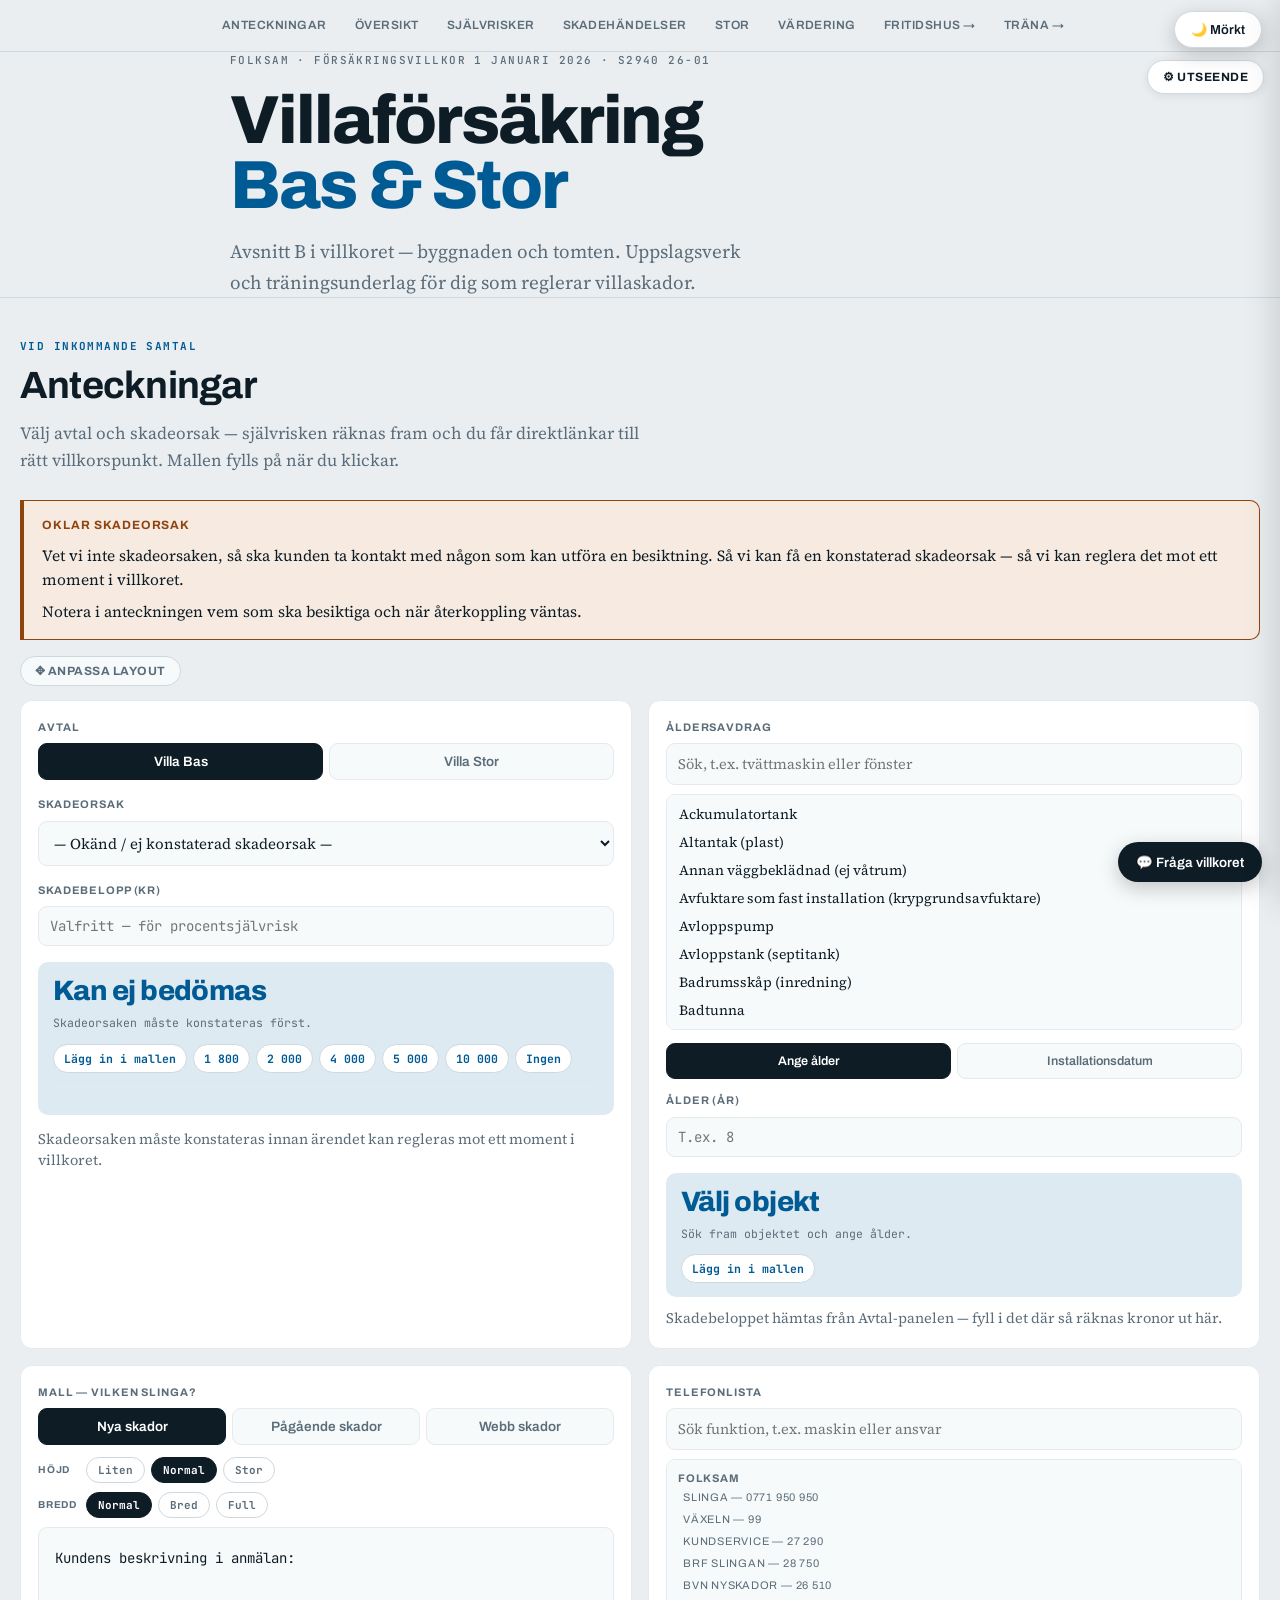
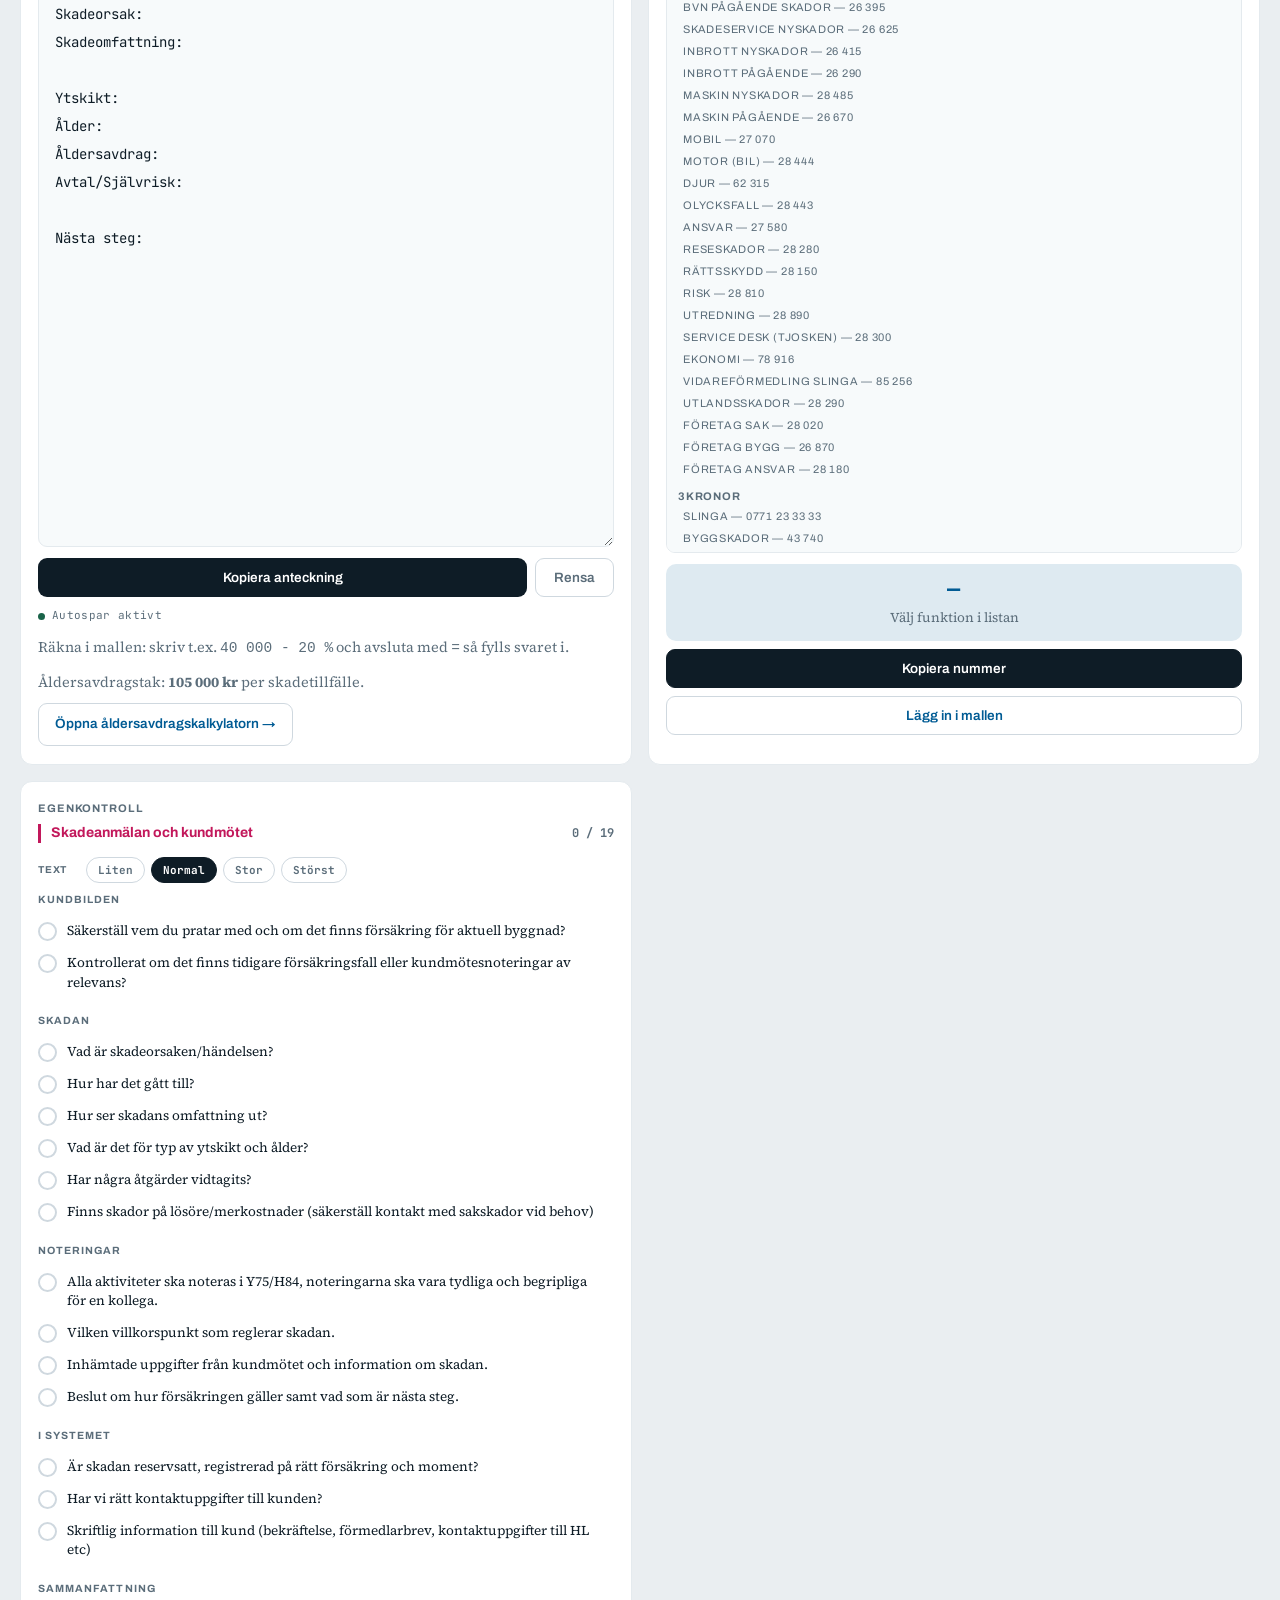
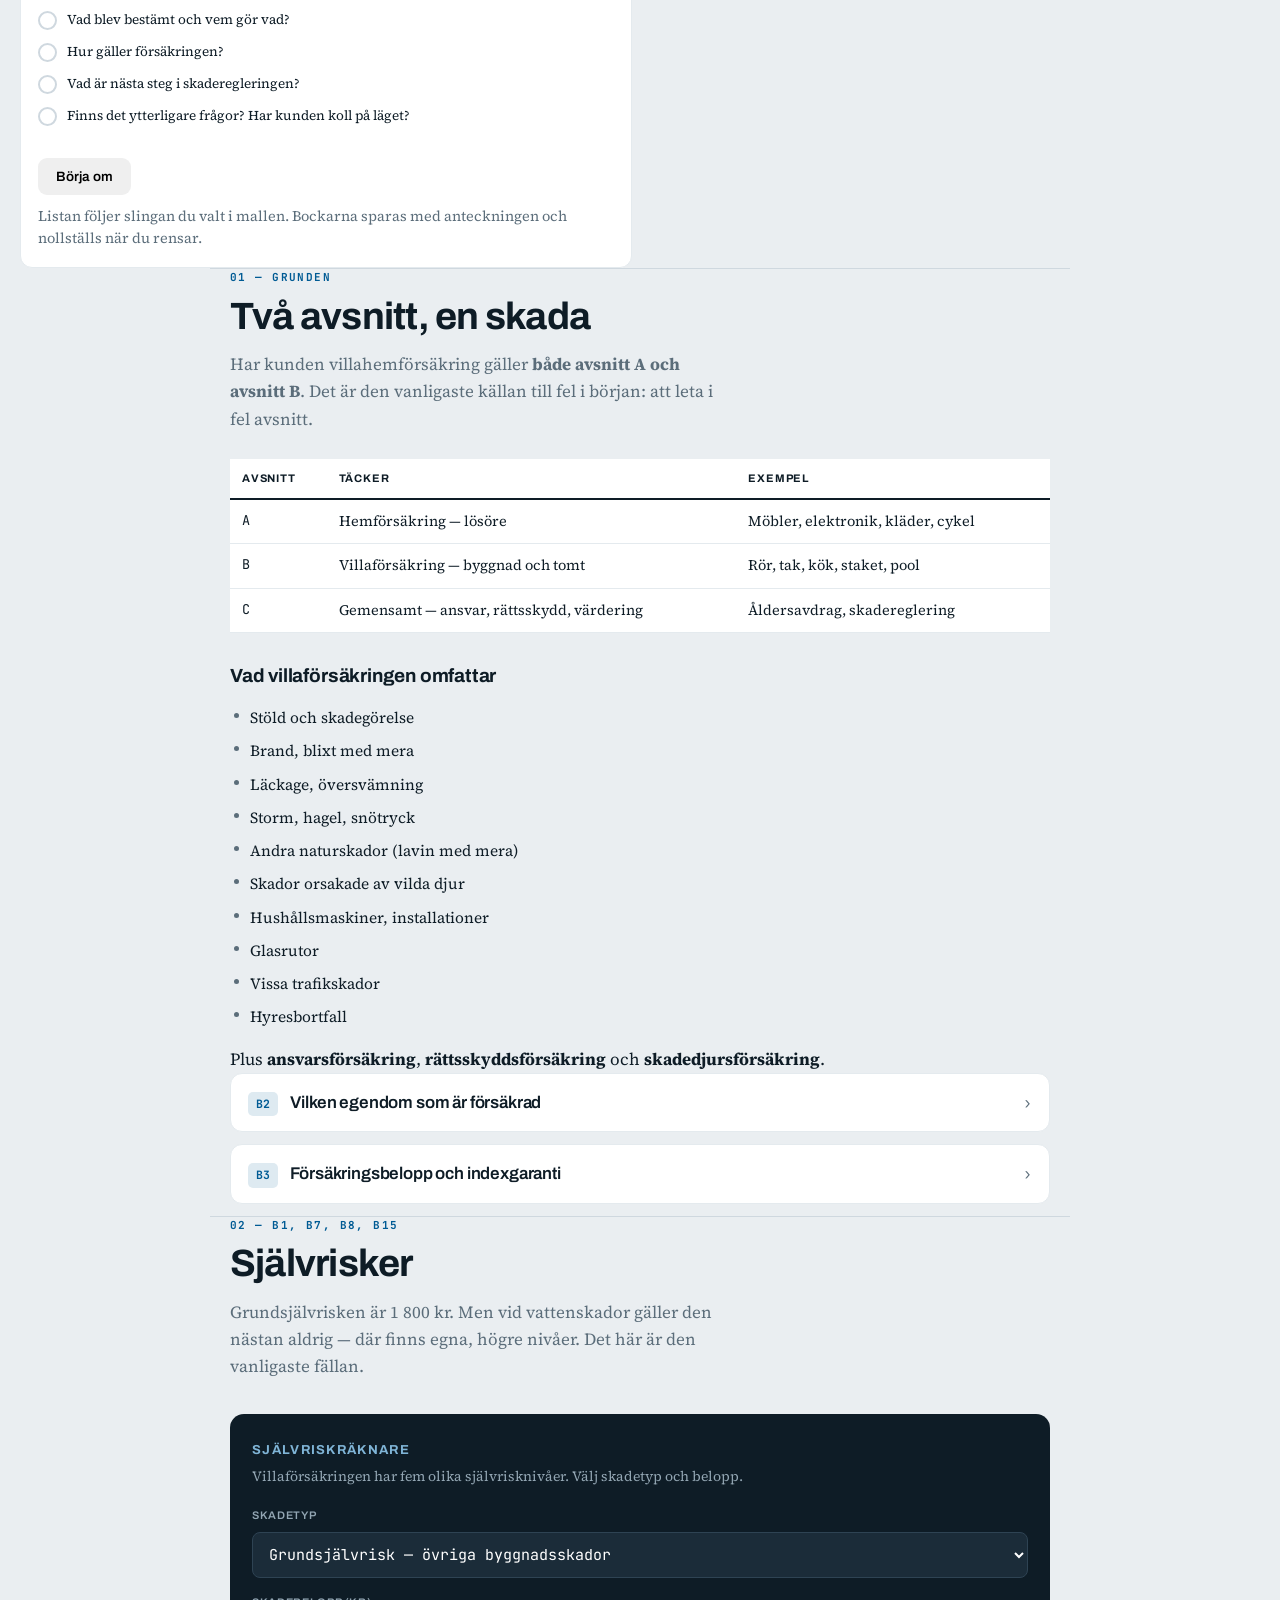
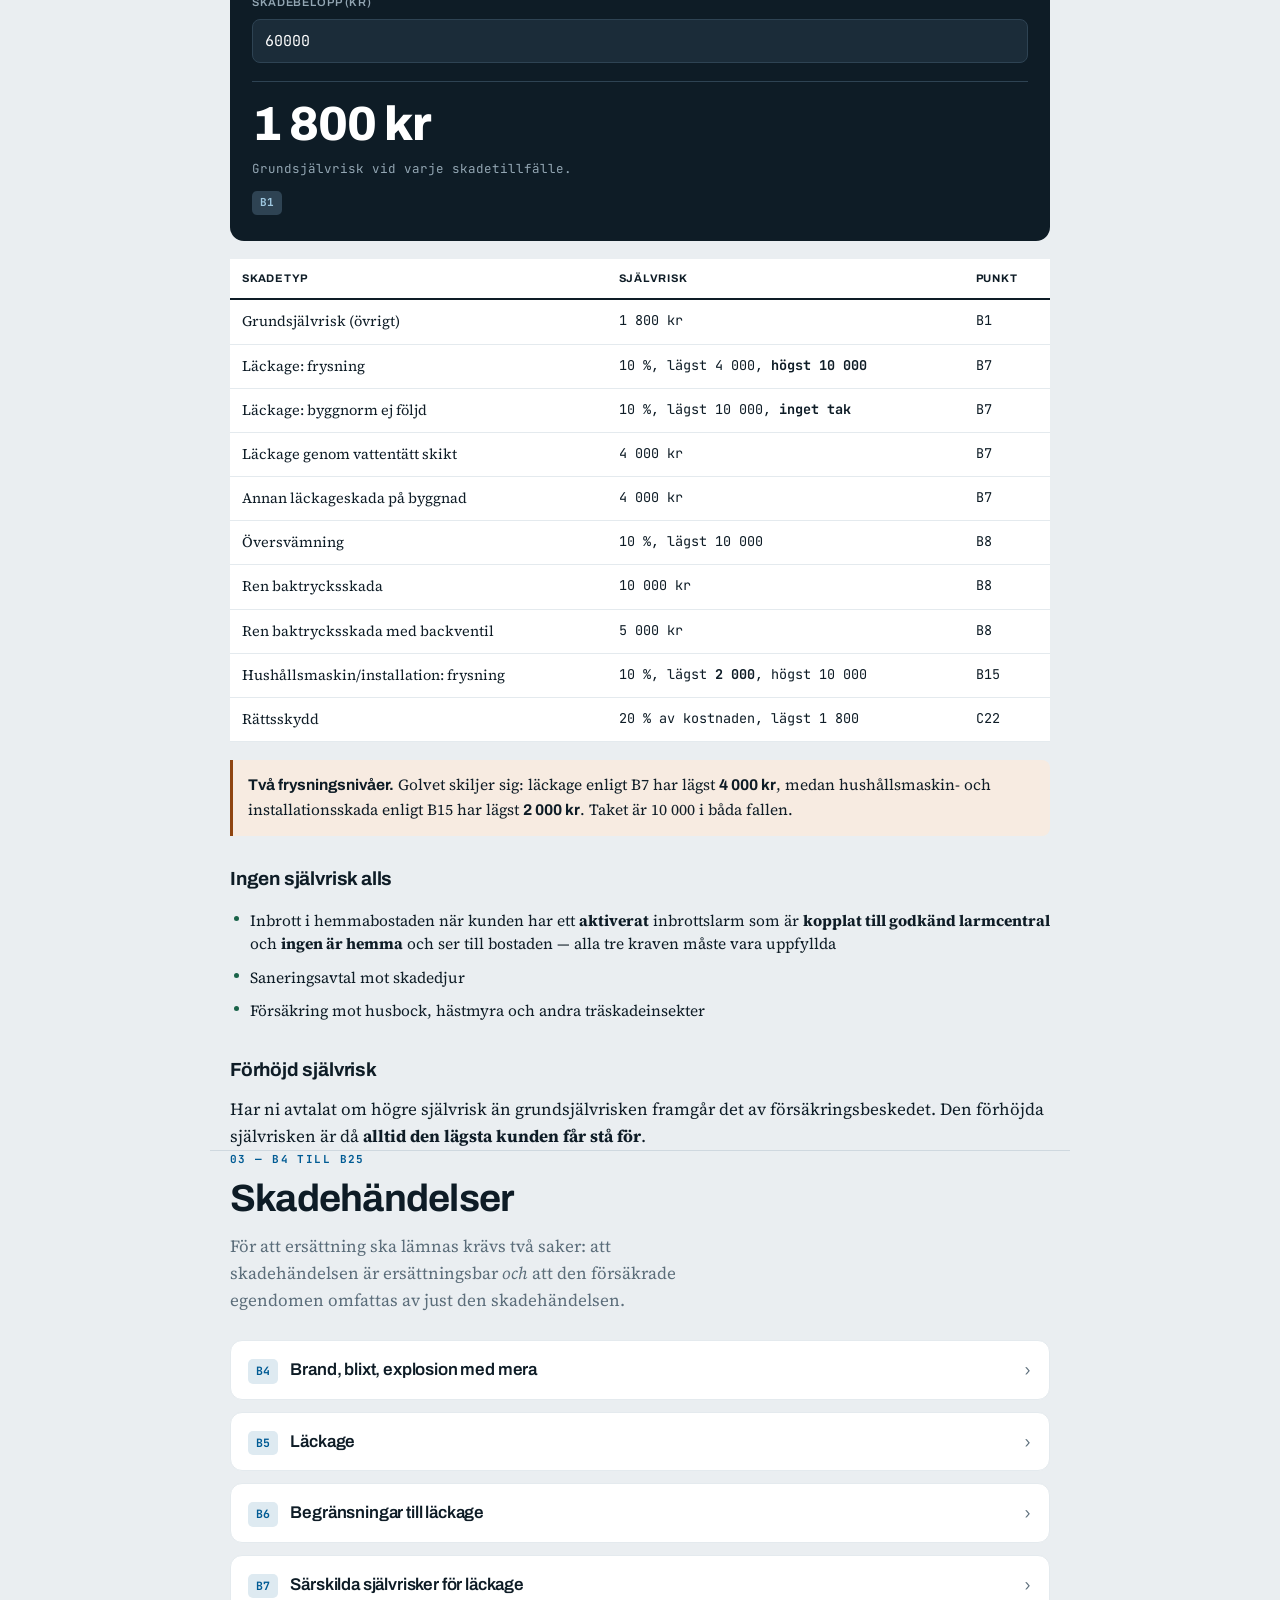
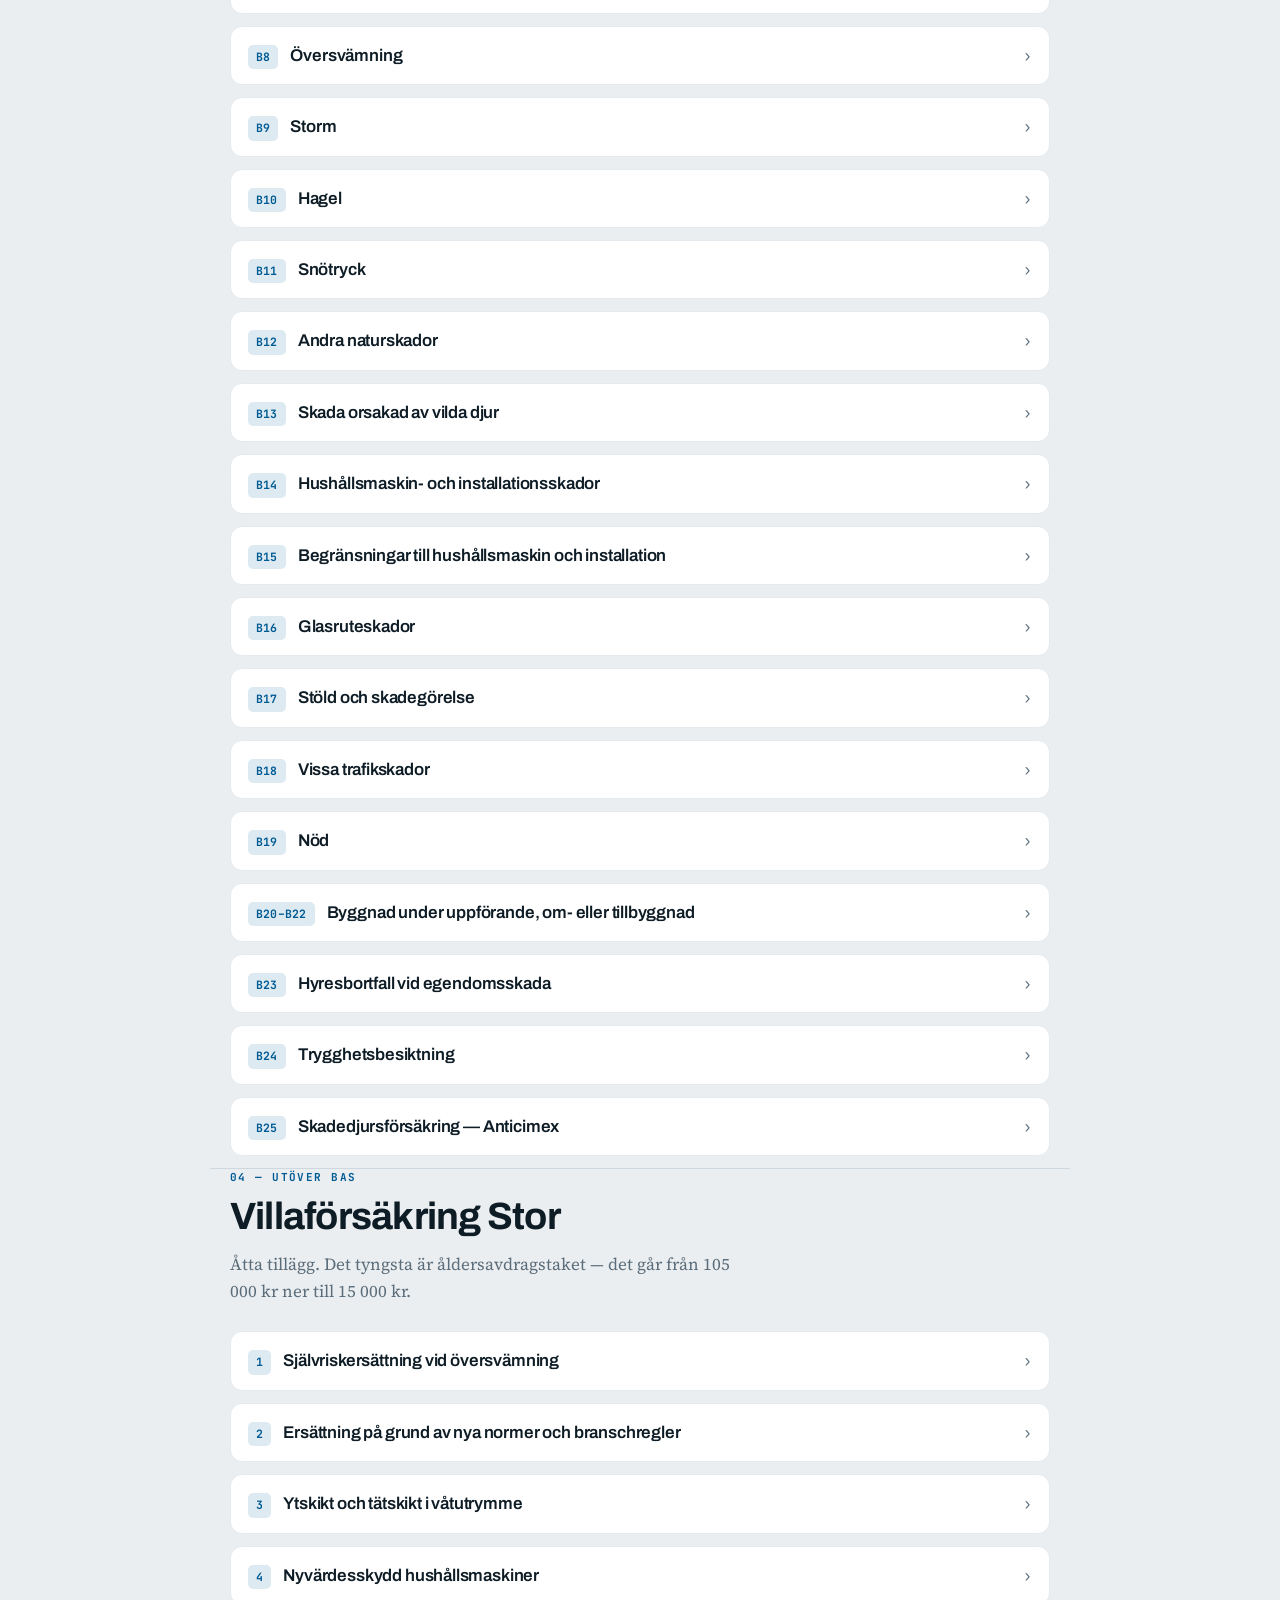
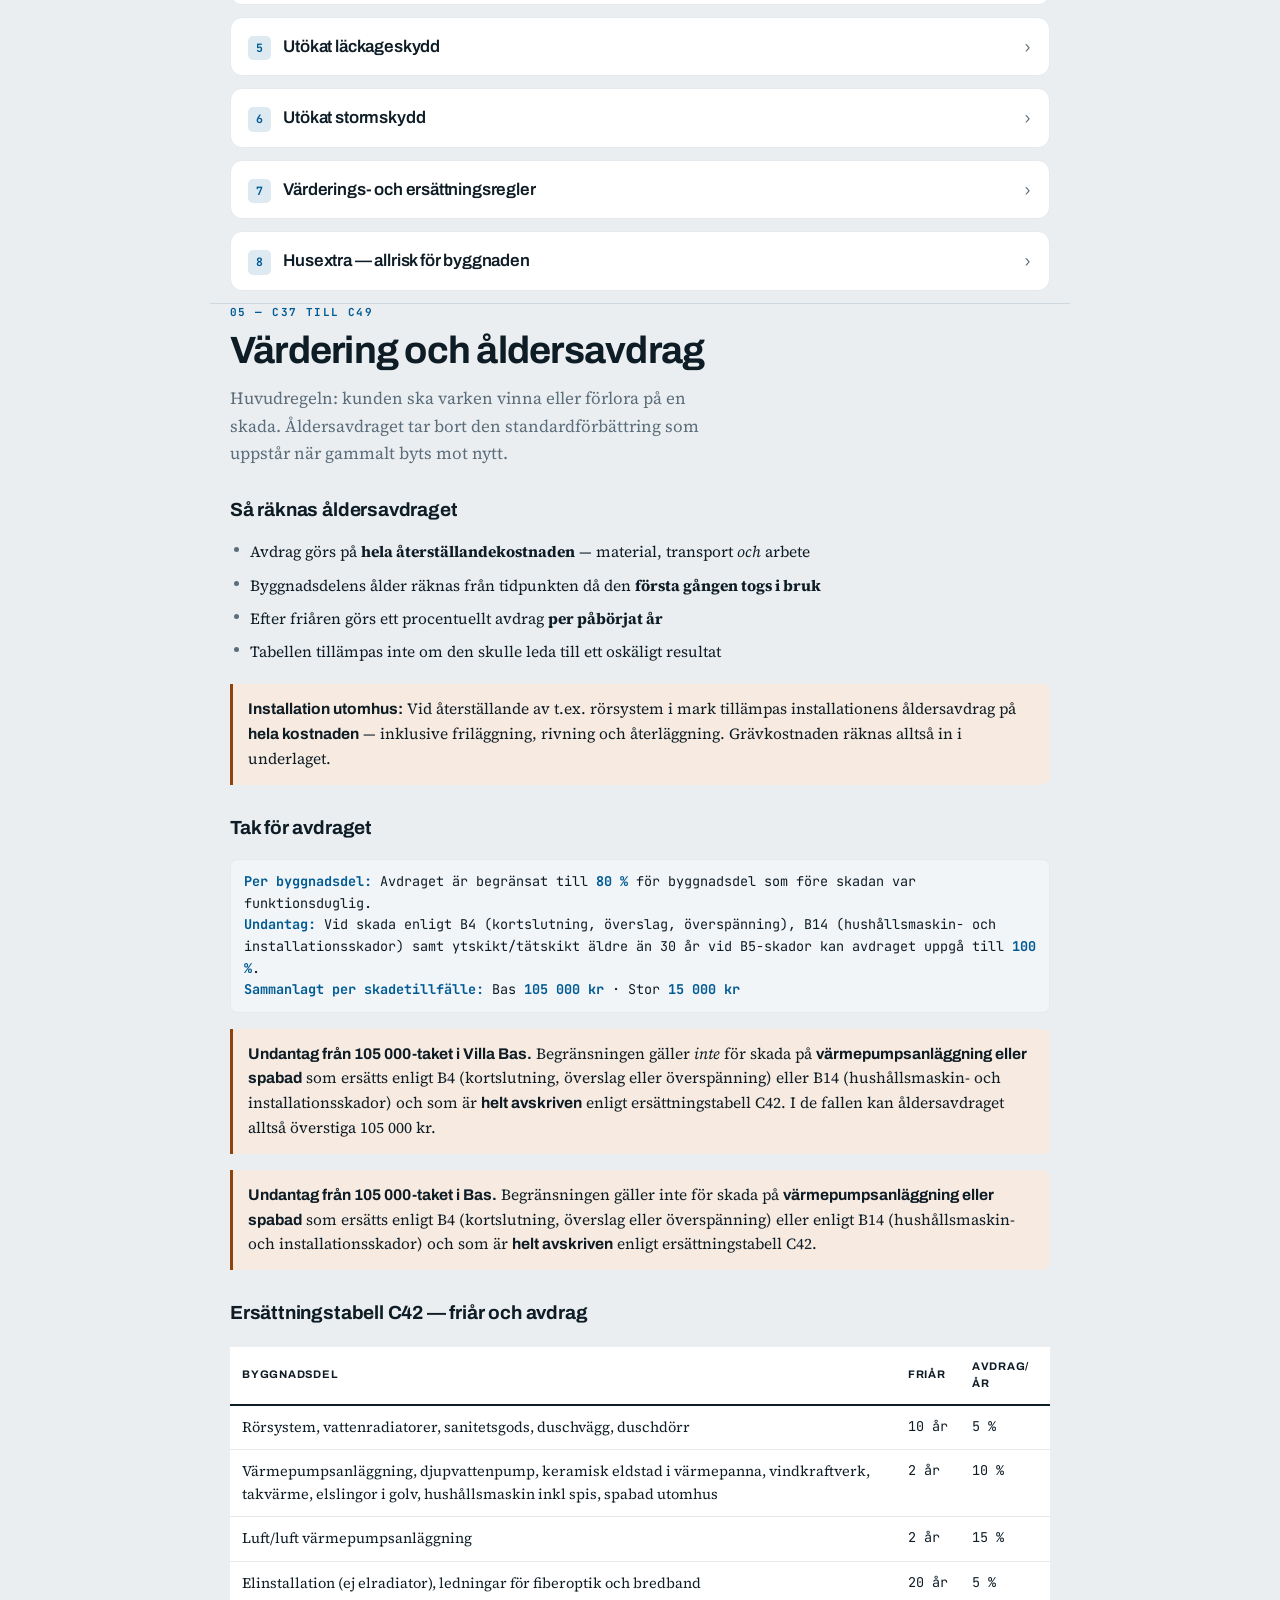
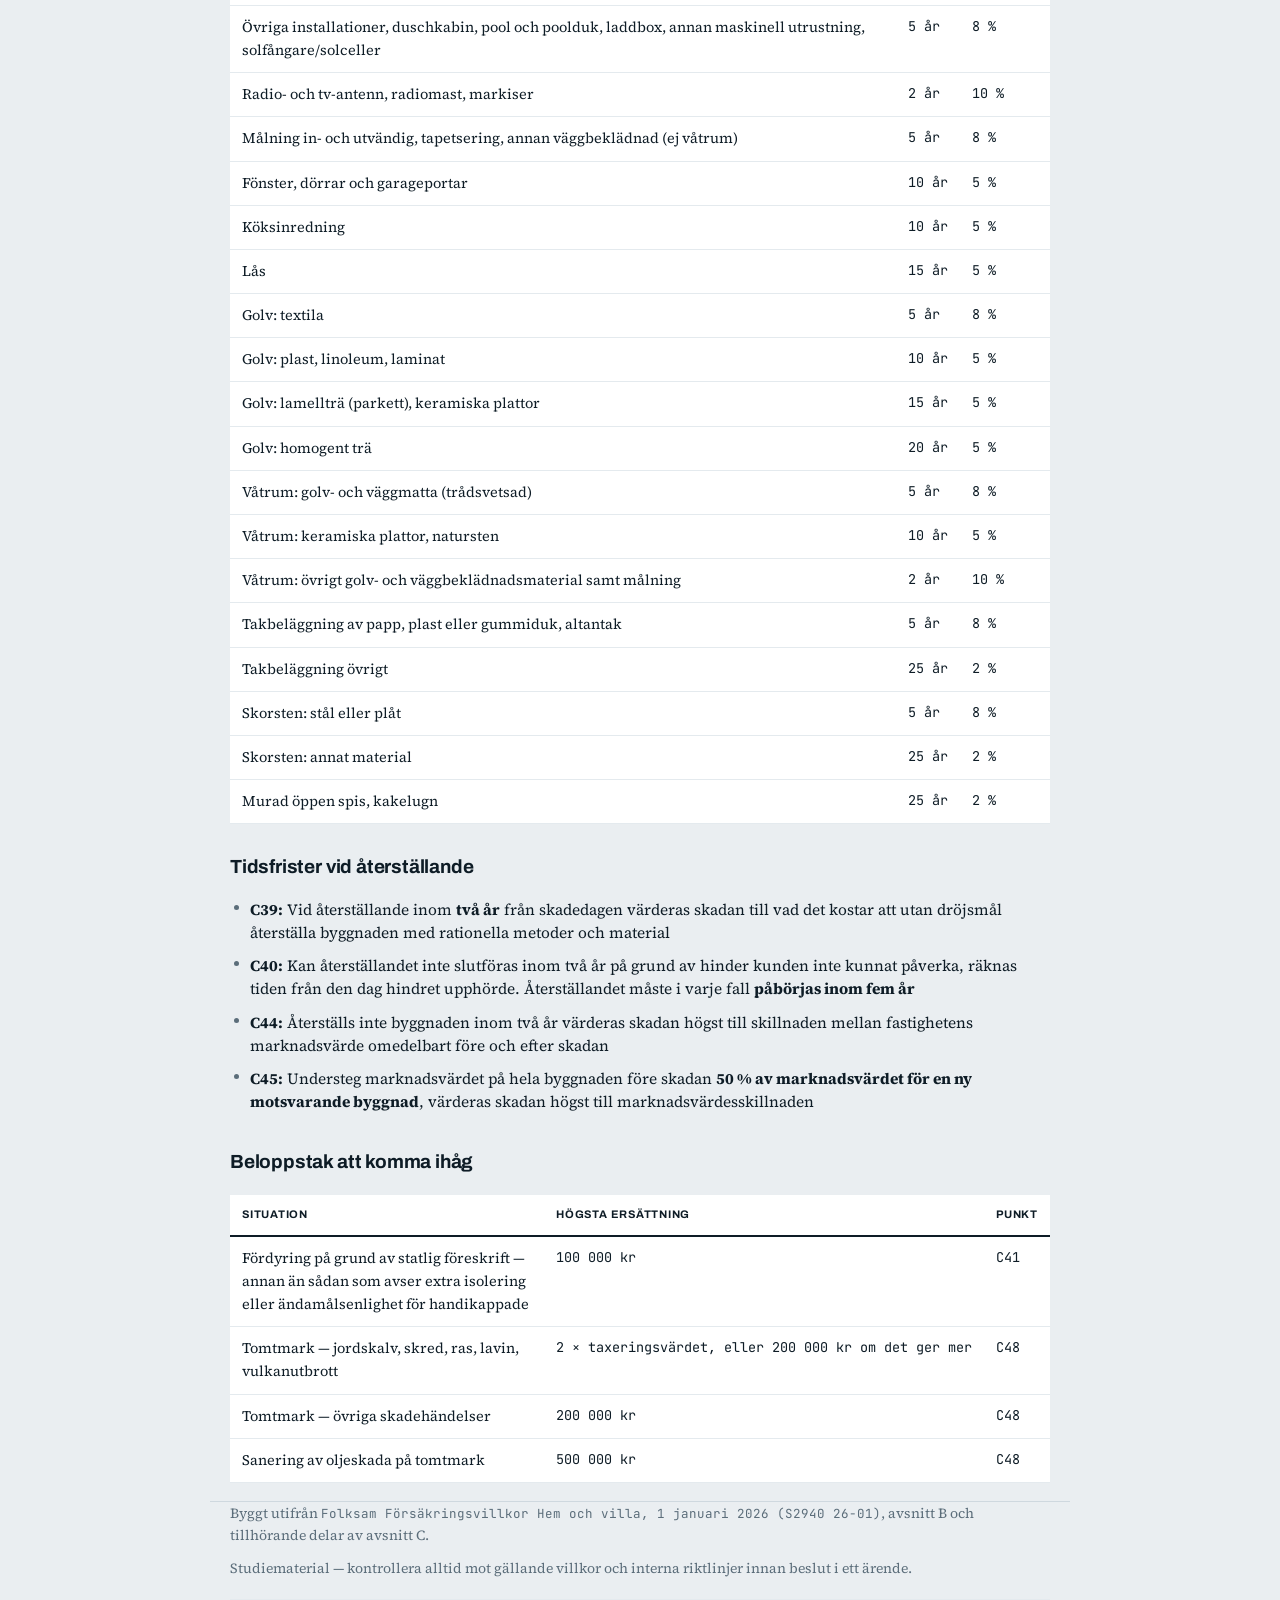
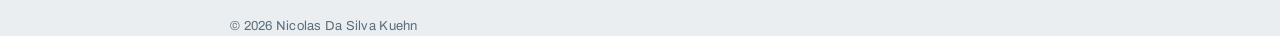
<file: villaforsakring.html>
<!DOCTYPE html>
<html lang="sv">
<head>
<meta charset="UTF-8">
<meta name="viewport" content="width=device-width, initial-scale=1.0">
<title>Villaförsäkring Bas &amp; Stor — träningsunderlag</title>
<script>
/* Sätts före rendering så sidan inte blinkar vitt i mörkt läge. */
(function(){
  /* Läser in utseendevalen innan sidan ritas upp, annars hinner den
     blinka i fel läge, bredd och storlek. Håll i synk med tema.js. */
  try{
    var d = document.documentElement, s = d.style;
    var r = JSON.parse(localStorage.getItem('utseende') || 'null') || {};
    var tema = r.tema;
    if(!tema){
      var g = localStorage.getItem('theme');
      tema = g === 'dark' ? 'mork' : g === 'light' ? 'ljus' : 'system';
    }
    if(tema === 'mork')      d.setAttribute('data-theme','dark');
    else if(tema === 'ljus') d.setAttribute('data-theme','light');
    else if(window.matchMedia('(prefers-color-scheme: dark)').matches)
                             d.setAttribute('data-theme','dark');

    if(r.wrap){
      s.setProperty('--wrap', r.wrap);
      s.setProperty('--wrap-brett',
        {'720px':'1200px','860px':'1600px','1040px':'1900px','100%':'100%'}[r.wrap] || '1600px');
    }
    if(r.skala)  s.setProperty('--skala', r.skala);
    if(r.luft)   s.setProperty('--luft',  r.luft);
    if(r.radie)  s.setProperty('--radie', r.radie);
    if(r.accent) s.setProperty('--accent', r.accent);
    if(r.typsnitt && r.typsnitt !== 'serif'){
      var t = r.typsnitt === 'sans'
        ? "'Archivo',system-ui,sans-serif"
        : "system-ui,-apple-system,'Segoe UI',Roboto,sans-serif";
      s.setProperty('--brodtext', t);
      s.setProperty('--rubrik', t);
    }
  }catch(e){}
})();
</script>
<script src="aa-data.js?v=20261029"></script>
<link rel="preconnect" href="https://fonts.googleapis.com">
<link rel="preconnect" href="https://fonts.gstatic.com" crossorigin>
<link href="https://fonts.googleapis.com/css2?family=Archivo:wght@500;600;700;800&family=Source+Serif+4:opsz,wght@8..60,400;8..60,600&family=JetBrains+Mono:wght@500;700&display=swap" rel="stylesheet">
<link rel="stylesheet" href="stil.css?v=20261029">
</head>
<body>

<nav>
  <div class="wrap navrow">
    <a href="#anteckningar">Anteckningar</a>
    <a href="#oversikt">Översikt</a>
    <a href="#sjalvrisk">Självrisker</a>
    <a href="#skador">Skadehändelser</a>
    <a href="#stor">Stor</a>
    <a href="#vardering">Värdering</a>
    <a href="./fritidshus.html">Fritidshus →</a>
    <a href="./trana.html">Träna →</a>
    <a href="./aa-kalkylator.html">Åldersavdrag →</a>
  </div>
</nav>

<header class="wrap">
  <div class="eyebrow">Folksam · Försäkringsvillkor 1 januari 2026 · S2940 26-01</div>
  <h1>Villaförsäkring<em>Bas &amp; Stor</em></h1>
  <p class="lede">Avsnitt B i villkoret — byggnaden och tomten. Uppslagsverk och träningsunderlag för dig som reglerar villaskador.</p>

</header>

<main>

<!-- ANTECKNINGAR -->
<section id="anteckningar" class="wrap">
  <div class="sectag">Vid inkommande samtal</div>
  <h2 class="sec">Anteckningar</h2>
  <p class="intro" style="max-width:70ch">Välj avtal och skadeorsak — självrisken räknas fram och du får direktlänkar till rätt villkorspunkt. Mallen fylls på när du klickar.</p>

  <div id="nWarn">
    <div class="wtitle">Oklar skadeorsak</div>
    <p>Vet vi inte skadeorsaken, så ska kunden ta kontakt med någon som kan utföra en besiktning. Så vi kan få en konstaterad skadeorsak — så vi kan reglera det mot ett moment i villkoret.</p>
    <p>Notera i anteckningen vem som ska besiktiga och när återkoppling väntas.</p>
  </div>

  <button type="button" id="uLayoutKnapp">&#10021; Anpassa layout</button>
  <div class="layouthjalp" id="uLayoutHjalp" hidden><strong>Layoutläge på.</strong> &#9664;&#9654; flyttar panelen i sidled, &#9650;&#9660; flyttar den till raden ovanför eller nedanför. Du kan också dra i namnbrickan. Det blå strecket mellan två paneler ändrar bredden. Allt sparas automatiskt.</div>
  <div class="ngrid">
    <div class="npanel" id="nAvtalPanel">
      <span class="nlabel">Avtal</span>
      <div class="seg" id="nAvtal">
        <button type="button" data-v="bas" class="on">Villa Bas</button>
        <button type="button" data-v="stor">Villa Stor</button>
      </div>

      <span class="nlabel">Skadeorsak</span>
      <select id="nSkadeorsak"></select>

      <span class="nlabel">Skadebelopp (kr)</span>
      <input id="nBelopp" type="number" inputmode="numeric" placeholder="Valfritt — för procentsjälvrisk" min="0" step="1000">

      <label class="ncheck" id="wrapBackventil" style="display:none">
        <input type="checkbox" id="nBackventil"> Installerad backventil
      </label>
      <label class="ncheck" id="wrapLarm" style="display:none">
        <input type="checkbox" id="nLarm"> Aktiverat inbrottslarm till godkänd larmcentral, ingen hemma
      </label>

      <div class="nsr">
        <div class="amt" id="nAmt">1 800 kr</div>
        <div class="calcline" id="nCalc">Grundsjälvrisk vid varje skadetillfälle.</div>
        <div class="chips">
          <button type="button" id="nInsertSr">Lägg in i mallen</button>
          <button type="button" class="srq" data-v="1800">1 800</button>
          <button type="button" class="srq" data-v="2000">2 000</button>
          <button type="button" class="srq" data-v="4000">4 000</button>
          <button type="button" class="srq" data-v="5000">5 000</button>
          <button type="button" class="srq" data-v="10000">10 000</button>
          <button type="button" class="srq" data-v="0">Ingen</button>
        </div>
        <div class="reflinks" id="nRefs"></div>
      </div>

      <p class="nhint" id="nHint"></p>
    </div>

    <div class="npanel" id="nAaPanel">
      <span class="nlabel">Åldersavdrag</span>
      <input id="aaSok" type="text" autocomplete="off" placeholder="Sök, t.ex. tvättmaskin eller fönster">
      <select id="aaObjekt" size="8"></select>

      <div class="seg" id="aaLage">
        <button type="button" data-v="alder" class="on">Ange ålder</button>
        <button type="button" data-v="datum">Installationsdatum</button>
      </div>

      <div id="aaAlderBox">
        <span class="nlabel">Ålder (år)</span>
        <input id="aaAlder" type="number" inputmode="numeric" min="0" max="200" placeholder="T.ex. 8">
      </div>

      <div id="aaDatumBox" style="display:none">
        <span class="nlabel">Installationsdatum</span>
        <input id="aaInstall" type="date">
        <span class="nlabel">Skadedatum</span>
        <input id="aaJamfor" type="date">
        <p class="nhint">Åldern räknas fram till skadedagen, inte till idag.</p>
      </div>

      <div class="nsr">
        <div class="amt" id="aaAmt">Välj objekt</div>
        <div class="calcline" id="aaCalc">Sök fram objektet och ange ålder.</div>
        <div class="chips">
          <button type="button" id="aaInsert">Lägg in i mallen</button>
        </div>
      </div>

      <p class="nhint" id="aaHint">Skadebeloppet hämtas från Avtal-panelen — fyll i det där så räknas kronor ut här.</p>
    </div>

    <div class="npanel" id="nMallPanel">
      <span class="nlabel">Mall — vilken slinga?</span>
      <div class="seg" id="nLage">
        <button type="button" data-v="ny" class="on">Nya skador</button>
        <button type="button" data-v="pag">Pågående skador</button>
        <button type="button" data-v="webb">Webb skador</button>
      </div>
      <div class="sizebtns" id="nHojd">
        <span class="sizelbl">Höjd</span>
        <button type="button" data-h="300">Liten</button>
        <button type="button" data-h="620" class="on">Normal</button>
        <button type="button" data-h="900">Stor</button>
      </div>
      <div class="sizebtns" id="nBredd">
        <span class="sizelbl">Bredd</span>
        <button type="button" data-v="normal" class="on">Normal</button>
        <button type="button" data-v="bred">Bred</button>
        <button type="button" data-v="full">Full</button>
      </div>
      <div id="nFlag">Skadeorsaken är angiven som oklar — skadan kan inte regleras mot ett moment i villkoret ännu.</div>
      <textarea id="nNote" spellcheck="true"></textarea>
      <div class="nbtns">
        <button type="button" id="nCopy">Kopiera anteckning</button>
        <button type="button" id="nClear">Rensa</button>
        <button type="button" id="nUndo">Ångra rensning</button>
      </div>
      <div id="nSave">Autospar aktivt</div>
      <p class="nhint" style="margin-top:12px">Räkna i mallen: skriv t.ex. <code>40 000 - 20 %</code> och avsluta med <code>=</code> så fylls svaret i.</p>
      <p class="nhint" style="margin-top:12px">Åldersavdragstak: <strong id="nTak">105 000 kr</strong> per skadetillfälle. <a class="extlink" style="margin-top:10px" href="./aa-kalkylator.html">Öppna åldersavdragskalkylatorn →</a></p>
    </div>

    <div class="npanel" id="nPhonePanel">
      <span class="nlabel">Telefonlista</span>
      <input id="pFilter" type="text" placeholder="Sök funktion, t.ex. maskin eller ansvar" autocomplete="off">
      <select id="pSelect" size="14"></select>
      <div class="presult">
        <div class="pnum" id="pNum">—</div>
        <div class="pname" id="pName">Välj funktion i listan</div>
      </div>
      <button type="button" id="pCopy">Kopiera nummer</button>
      <button type="button" id="pInsert">Lägg in i mallen</button>
      <p class="nhint" id="pNote"></p>
    </div>

    <div class="npanel" id="nEkPanel">
      <span class="nlabel">Egenkontroll</span>
      <div class="ekTopp">
        <span class="ekRubrik" id="ekRubrik">Skadeanmälan och kundmötet</span>
        <span class="ekRakna" id="ekRakna">0 / 0</span>
      </div>
      <div class="sizebtns" id="ekStorlek">
        <span class="sizelbl">Text</span>
        <button type="button" data-v="0.88">Liten</button>
        <button type="button" data-v="1" class="on">Normal</button>
        <button type="button" data-v="1.15">Stor</button>
        <button type="button" data-v="1.32">Störst</button>
      </div>
      <div id="ekLista"></div>
      <div class="nbtns">
        <button type="button" id="ekNollstall">Börja om</button>
      </div>
      <p class="nhint">Listan följer slingan du valt i mallen. Bockarna sparas med anteckningen och nollställs när du rensar.</p>
    </div>

  </div>

</section>

<!-- ÖVERSIKT -->
<section id="oversikt" class="wrap">
  <div class="sectag">01 — Grunden</div>
  <h2 class="sec">Två avsnitt, en skada</h2>
  <p class="intro">Har kunden villahemförsäkring gäller <strong>både avsnitt A och avsnitt B</strong>. Det är den vanligaste källan till fel i början: att leta i fel avsnitt.</p>

  <div class="tblwrap">
  <table>
    <thead><tr><th>Avsnitt</th><th>Täcker</th><th>Exempel</th></tr></thead>
    <tbody>
      <tr><td class="num">A</td><td>Hemförsäkring — lösöre</td><td>Möbler, elektronik, kläder, cykel</td></tr>
      <tr><td class="num">B</td><td>Villaförsäkring — byggnad och tomt</td><td>Rör, tak, kök, staket, pool</td></tr>
      <tr><td class="num">C</td><td>Gemensamt — ansvar, rättsskydd, värdering</td><td>Åldersavdrag, skadereglering</td></tr>
    </tbody>
  </table>
  </div>

  <h3>Vad villaförsäkringen omfattar</h3>
  <ul class="pts plain">
    <li>Stöld och skadegörelse</li>
    <li>Brand, blixt med mera</li>
    <li>Läckage, översvämning</li>
    <li>Storm, hagel, snötryck</li>
    <li>Andra naturskador (lavin med mera)</li>
    <li>Skador orsakade av vilda djur</li>
    <li>Hushållsmaskiner, installationer</li>
    <li>Glasrutor</li>
    <li>Vissa trafikskador</li>
    <li>Hyresbortfall</li>
  </ul>
  <p style="margin-top:12px">Plus <strong>ansvarsförsäkring</strong>, <strong>rättsskyddsförsäkring</strong> och <strong>skadedjursförsäkring</strong>.</p>

  <details class="card" id="b2">
    <summary><span class="chip">B2</span><span class="title">Vilken egendom som är försäkrad</span><span class="caret">›</span></summary>
    <div class="body">
      <p>Försäkringen gäller för dig i egenskap av <strong>ägare, tomträttshavare eller arrendator</strong> till den försäkrade fastigheten.</p>
      <div class="lbl yes">Ingår</div>
      <ul class="pts yes">
        <li>Byggnad som är angiven i försäkringsbeskedet</li>
        <li>Tillbehör till byggnaden enligt jordabalken — fast inredning, ledningar, värmepanna, spis, badkar, kylskåp, tvättmaskin</li>
        <li>Ledningar avsedda för försäkrad byggnad, även sträckning utanför byggnaden fram till kommunal eller samägd anläggning</li>
        <li>Tomtmark: mark, växtlighet, staket, terrassmur, trädgårdstrappa, plattgång, konstverk fastsatt på fundament, flaggstång, <strong>fristående carport upp till 50 m²</strong>, pergola, brygga och laddstolpe</li>
        <li>Installation som servar försäkrad byggnad — vid samägd installation gäller försäkringen för din del</li>
        <li>Fast monterad radio- och tv-antenn, även parabol</li>
        <li>Simbassäng inom tomten, även spabad utomhus anbringat för stadigvarande bruk</li>
        <li>Bränsle på tomten avsett för byggnadens uppvärmning</li>
        <li>Solceller som du hyr eller leasar som servar försäkrad byggnad</li>
        <li>Byggnadstillbehör som ännu inte installerats vid skadetillfället — värderas enligt C34</li>
      </ul>
      <div class="lbl no">Ingår inte</div>
      <ul class="pts no">
        <li>Brunn, inklusive brunnsvatten. Undantaget avser dock <em>inte</em> ledningar och maskinell utrustning</li>
      </ul>
      <div class="note"><strong>Kom ihåg:</strong> Carporten är försäkrad egendom upp till 50 m² — men undantas ändå specifikt vid stormskada i B9. Att något är försäkrad egendom betyder inte att alla skadehändelser täcker den.</div>
    </div>
  </details>

  <details class="card" id="b3">
    <summary><span class="chip">B3</span><span class="title">Försäkringsbelopp och indexgaranti</span><span class="caret">›</span></summary>
    <div class="body">
      <p>I försäkringsbeskedet anges antingen <strong>fullvärde</strong> eller ett <strong>försäkringsbelopp</strong>.</p>
      <ul class="pts plain">
        <li><strong>Fullvärde</strong> — ingen beloppsgräns för högsta ersättning</li>
        <li><strong>Försäkringsbelopp</strong> — ersättningen är begränsad till högst detta belopp</li>
      </ul>
      <p style="margin-top:12px">För tomtmark finns beloppsbegränsningar i C48–C49 oavsett vilket.</p>
      <div class="note"><strong>Indexgaranti:</strong> Stiger byggnadskostnadsindex höjs försäkringsbeloppet automatiskt i samma mån. Beloppet följer faktorprisindex för gruppbyggda småhus. Premien höjs först vid nästa huvudförfallodag.</div>
    </div>
  </details>
</section>

<!-- SJÄLVRISKER -->
<section id="sjalvrisk" class="wrap">
  <div class="sectag">02 — B1, B7, B8, B15</div>
  <h2 class="sec">Självrisker</h2>
  <p class="intro">Grundsjälvrisken är 1 800 kr. Men vid vattenskador gäller den nästan aldrig — där finns egna, högre nivåer. Det här är den vanligaste fällan.</p>

  <div class="calc">
    <h2>Självriskräknare</h2>
    <p class="sub">Villaförsäkringen har fem olika självrisknivåer. Välj skadetyp och belopp.</p>

    <label for="ctype">Skadetyp</label>
    <select id="ctype">
      <option value="grund">Grundsjälvrisk — övriga byggnadsskador</option>
      <option value="frys5">Läckage: frysning (B7)</option>
      <option value="norm">Läckage: byggnorm/branschregler ej följda (B7)</option>
      <option value="tat">Läckage genom vattentätt skikt (B7)</option>
      <option value="annat">Annan läckageskada på byggnad (B7)</option>
      <option value="oversv">Översvämning (B8)</option>
      <option value="baktryck">Ren baktrycksskada, utan backventil (B8)</option>
      <option value="baktryckv">Ren baktrycksskada, med backventil (B8)</option>
      <option value="frys15">Hushållsmaskin/installation: frysning (B15)</option>
      <option value="larm">Inbrott med aktiverat larm till larmcentral (B1)</option>
    </select>

    <label for="camt">Skadebelopp (kr)</label>
    <input id="camt" type="number" inputmode="numeric" value="60000" min="0" step="1000">

    <div class="result">
      <div class="amount" id="cout">6 000 kr</div>
      <div class="formula" id="cform"></div>
      <span class="ref" id="cref">B7</span>
    </div>
  </div>

  <div class="tblwrap">
  <table>
    <thead><tr><th>Skadetyp</th><th>Självrisk</th><th>Punkt</th></tr></thead>
    <tbody>
      <tr><td>Grundsjälvrisk (övrigt)</td><td class="num">1 800 kr</td><td class="num">B1</td></tr>
      <tr><td>Läckage: frysning</td><td class="num">10 %, lägst 4 000, <b>högst 10 000</b></td><td class="num">B7</td></tr>
      <tr><td>Läckage: byggnorm ej följd</td><td class="num">10 %, lägst 10 000, <b>inget tak</b></td><td class="num">B7</td></tr>
      <tr><td>Läckage genom vattentätt skikt</td><td class="num">4 000 kr</td><td class="num">B7</td></tr>
      <tr><td>Annan läckageskada på byggnad</td><td class="num">4 000 kr</td><td class="num">B7</td></tr>
      <tr><td>Översvämning</td><td class="num">10 %, lägst 10 000</td><td class="num">B8</td></tr>
      <tr><td>Ren baktrycksskada</td><td class="num">10 000 kr</td><td class="num">B8</td></tr>
      <tr><td>Ren baktrycksskada med backventil</td><td class="num">5 000 kr</td><td class="num">B8</td></tr>
      <tr><td>Hushållsmaskin/installation: frysning</td><td class="num">10 %, lägst <b>2 000</b>, högst 10 000</td><td class="num">B15</td></tr>
      <tr><td>Rättsskydd</td><td class="num">20 % av kostnaden, lägst 1 800</td><td class="num">C22</td></tr>
    </tbody>
  </table>
  </div>

  <div class="note warn"><strong>Två frysningsnivåer.</strong> Golvet skiljer sig: läckage enligt B7 har lägst <strong>4 000 kr</strong>, medan hushållsmaskin- och installationsskada enligt B15 har lägst <strong>2 000 kr</strong>. Taket är 10 000 i båda fallen.</div>

  <h3>Ingen självrisk alls</h3>
  <ul class="pts yes">
    <li>Inbrott i hemmabostaden när kunden har ett <strong>aktiverat</strong> inbrottslarm som är <strong>kopplat till godkänd larmcentral</strong> och <strong>ingen är hemma</strong> och ser till bostaden — alla tre kraven måste vara uppfyllda</li>
    <li>Saneringsavtal mot skadedjur</li>
    <li>Försäkring mot husbock, hästmyra och andra träskadeinsekter</li>
  </ul>

  <h3>Förhöjd självrisk</h3>
  <p>Har ni avtalat om högre självrisk än grundsjälvrisken framgår det av försäkringsbeskedet. Den förhöjda självrisken är då <strong>alltid den lägsta kunden får stå för</strong>.</p>
</section>

<!-- SKADEHÄNDELSER -->
<section id="skador" class="wrap">
  <div class="sectag">03 — B4 till B25</div>
  <h2 class="sec">Skadehändelser</h2>
  <p class="intro">För att ersättning ska lämnas krävs två saker: att skadehändelsen är ersättningsbar <em>och</em> att den försäkrade egendomen omfattas av just den skadehändelsen.</p>

  <details class="card" id="b4">
    <summary><span class="chip">B4</span><span class="title">Brand, blixt, explosion med mera</span><span class="caret">›</span></summary>
    <div class="body">
      <div class="lbl yes">Vi ersätter</div>
      <ul class="pts yes">
        <li>Skada genom brand</li>
        <li>Skada genom blixt</li>
        <li>Skada på hushållsmaskin och annan elektrisk maskin, apparat eller ledning genom kortslutning, överslag eller överspänning</li>
        <li>Skada genom explosion</li>
        <li>Skada som plötsligt orsakas av sot från öppen låga</li>
        <li>Skada av frätande gas som bildats vid oavsiktlig upphettning av plast</li>
      </ul>
      <div class="lbl no">Vi ersätter inte</div>
      <ul class="pts no">
        <li>Skada genom sprängningsarbete</li>
        <li>Sot från levande ljus</li>
      </ul>
      <div class="lbl care">Aktsamhetskrav</div>
      <ul class="pts care">
        <li>Sota enligt kommunens regler och följa eldningsinstruktionerna för eldstaden</li>
        <li>Tömma aska och sotrester i metallkärl med tättslutande lock på icke brännbart underlag</li>
        <li>Följa MSB:s vägledning om laddinfrastruktur vid laddning av elbil och mindre elfordon</li>
        <li>Inte lämna levande ljus eller andra ljuskällor med öppen låga utan tillsyn</li>
        <li>Inte lämna kokkärl utan tillsyn på spisen</li>
        <li>Inte röka i sängen</li>
      </ul>
      <div class="note"><strong>Vid brott:</strong> Ersättningen sätts ned eller uteblir efter vad som är skäligt — med hänsyn till sambandet mellan åsidosättandet och skadan, uppsåtet eller vårdslösheten, samt omständigheterna i övrigt. Ingen fast procentsats.</div>
    </div>
  </details>

  <details class="card" id="b5">
    <summary><span class="chip">B5</span><span class="title">Läckage</span><span class="caret">›</span></summary>
    <div class="body">
      <p>Vi ersätter om egendomen skadas av vatten, olja, annan vätska eller ånga som <strong>oberäknat strömmar ut</strong> från:</p>
      <div class="lbl yes">Källor som omfattas</div>
      <ul class="pts yes">
        <li>Ledningssystem för vatten, värme eller avlopp</li>
        <li>Anordning ansluten till dessa system — tvättställ, diskmaskin, tvättmaskin, värmepanna, oljetank</li>
        <li>Invändigt stuprör som uppfyller kraven på avloppsledning för spillvatten</li>
        <li>Badrum, duschrum eller tvättstuga som har golvavlopp</li>
        <li>Kyl eller frys vid strömavbrott eller fel på anläggningen</li>
        <li>Akvarium eller vattensäng</li>
      </ul>
      <div class="note"><strong>Ingår också:</strong> Kostnaden för att lokalisera och frilägga läckagestället inom byggnaden för att möjliggöra reparation — och kostnaden för att återställa det frilagda läckagestället.</div>
      <div class="sr"><b>Självrisk:</b> Se B7 — fyra olika nivåer beroende på orsak.</div>
    </div>
  </details>

  <details class="card" id="b6">
    <summary><span class="chip">B6</span><span class="title">Begränsningar till läckage</span><span class="caret">›</span></summary>
    <div class="body">
      <div class="lbl no">Vi ersätter inte</div>
      <ul class="pts no">
        <li>Skada på <strong>den anordning som läckt</strong> — rörledningar med mera kan dock ersättas enligt B14–B15</li>
        <li>I våtutrymme: skada på ytskikt inklusive tätskikt genom vilket läckaget uppstått. <strong>Hela våtutrymmet (väggar och golv) ses som en enhet</strong></li>
        <li>Den vätska som runnit ut</li>
        <li>Skada på byggnad genom röta, svamp, rost, frätning eller annan långtidspåverkan — om det inte framgår av omständigheterna att skadan uppkommit genom utströmning under försäkringstiden</li>
        <li>Utströmning från rökkanal, ventilationskanal, dräneringssystem, dagvattensystem, stuprör (annat än i B5), tak eller takränna</li>
        <li>Vatten vid regn, snösmältning eller högvatten som kommer ut ur avloppsbrunn eller avloppsledning — men se B8 Översvämning</li>
      </ul>
      <div class="note"><strong>Den vanligaste feltolkningen:</strong> Läckaget ersätts, men det trasiga röret gör det inte via B5. Röret prövas i stället mot B14–B15.</div>
    </div>
  </details>

  <details class="card" id="b7">
    <summary><span class="chip">B7</span><span class="title">Särskilda självrisker för läckage</span><span class="caret">›</span></summary>
    <div class="body">
      <div class="sr">
        <b>Frysning:</b> 10 % av skadebeloppet, lägst 4 000 kr, högst 10 000 kr<br>
        <b>Byggnorm/branschregler ej följda</b> vid uppförandet eller reparationen: 10 % av skadebeloppet, lägst 10 000 kr — <b>inget tak</b><br>
        <b>Läckage genom vattentätt skikt</b> eller vid dess anslutning till installationer eller övriga byggnadsdelar: 4 000 kr<br>
        <b>Annan skada på byggnad genom läckage:</b> 4 000 kr
      </div>
      <div class="lbl care">Aktsamhetskrav — förhindra frysning</div>
      <ul class="pts care">
        <li>Alla ledningar och behållare töms på vatten</li>
        <li>Vatten som finns kvar i ledningar eller behållare är antifrysbehandlat</li>
        <li>Huset är uppvärmt — värmen ska vara tillräcklig för att förhindra frysning</li>
      </ul>
      <div class="note"><strong>Vid brott:</strong> Normalt 25 % avdrag. I allvarliga fall större, ända till ingen ersättning alls. I lindriga fall inget avdrag.</div>
    </div>
  </details>

  <details class="card" id="b8">
    <summary><span class="chip">B8</span><span class="title">Översvämning</span><span class="caret">›</span></summary>
    <div class="body">
      <p>Vi ersätter skada på byggnad orsakad av att vatten strömmar <strong>direkt in i byggnad från markytan</strong> genom ventil, fönster eller dörröppning — eller <strong>inomhus tränger upp ur avloppsledning</strong>.</p>
      <div class="lbl yes">Godtagna orsaker</div>
      <ul class="pts yes">
        <li>Skyfall — minst 1 mm/minut eller 50 mm/dygn</li>
        <li>Snösmältning</li>
        <li>Stigande sjö eller vattendrag</li>
      </ul>
      <div class="lbl no">Vi ersätter inte</div>
      <ul class="pts no">
        <li>Skada på båthus, sjöbod, badhytt, tält eller inglasad byggnad, t.ex. växthus</li>
        <li>Skada på tomtmark</li>
      </ul>
      <div class="sr">
        <b>Självrisk:</b> 10 % av skadebeloppet, lägst 10 000 kr<br>
        <b>Ren baktrycksskada:</b> 10 000 kr — med installerad backventil 5 000 kr<br>
        <em>Ren baktrycksskada = vatten som inomhus tränger upp ur avloppsledningens golvbrunn.</em>
      </div>
    </div>
  </details>

  <details class="card" id="b9">
    <summary><span class="chip">B9</span><span class="title">Storm</span><span class="caret">›</span></summary>
    <div class="body">
      <p>Vi ersätter skada på byggnad som blåser sönder vid storm — <strong>minst 21 m/sekund</strong>.</p>
      <div class="note"><strong>Undantaget som räddar många ärenden:</strong> Även vid lägre vindstyrka lämnas ersättning om byggnaden skadas av <strong>träd eller flaggstång som blåser omkull</strong>. Vindstyrkan spelar då mindre roll.</div>
      <div class="lbl no">Vi ersätter inte</div>
      <ul class="pts no">
        <li>Revetering, puts eller skorstensbeklädnad som skadas på annat sätt än genom träd eller annat föremål som blåst omkull eller brutits loss</li>
        <li>Skada på tält eller inglasad byggnad, t.ex. växthus</li>
        <li>Skada på båthus, sjöbod eller badhytt</li>
        <li>Skada på tomtmark, till exempel flaggstång eller träd</li>
        <li>Skada på <strong>fristående carport</strong></li>
      </ul>
    </div>
  </details>

  <details class="card" id="b10">
    <summary><span class="chip">B10</span><span class="title">Hagel</span><span class="caret">›</span></summary>
    <div class="body">
      <p>Vi ersätter skada på byggnad som slås sönder av hagel.</p>
      <div class="lbl no">Vi ersätter inte</div>
      <ul class="pts no"><li>Skada på tält eller inglasad byggnad, t.ex. växthus</li></ul>
    </div>
  </details>

  <details class="card" id="b11">
    <summary><span class="chip">B11</span><span class="title">Snötryck</span><span class="caret">›</span></summary>
    <div class="body">
      <p>Vi ersätter skada på <strong>bostadsbyggnad</strong> bestående i eller orsakad av att <strong>yttertakets bärande konstruktion</strong> skadats på grund av snötryck.</p>
      <div class="lbl no">Vi ersätter inte</div>
      <ul class="pts no">
        <li>Skada om taket inte utförts enligt gällande byggnorm eller branschregler vid tidpunkten för uppförandet eller reparationen</li>
        <li>Skada som beror på ingrepp i den bärande stommen eller angrepp av röta eller skadeinsekter</li>
        <li>Skada på altantak, balkongtak, verandatak eller liknande tak</li>
      </ul>
      <div class="lbl care">Aktsamhetskrav</div>
      <ul class="pts care"><li>Förebygga och förhindra skada genom att se till att taket blir skottat om snömängden blir hotande stor</li></ul>
      <div class="note"><strong>Vid brott:</strong> Normalt 25 % avdrag.</div>
    </div>
  </details>

  <details class="card" id="b12">
    <summary><span class="chip">B12</span><span class="title">Andra naturskador</span><span class="caret">›</span></summary>
    <div class="body">
      <div class="lbl yes">Vi ersätter</div>
      <ul class="pts yes">
        <li>Jordskalv med en styrka på <strong>minst 4 enligt Richterskalan</strong></li>
        <li>Jordskred, jordras, bergras, lavin eller vulkanutbrott</li>
      </ul>
      <p style="margin-top:12px">Sprickor i byggnad ersätts endast om de är så allvarliga att de <strong>avsevärt minskat funktionsdugligheten</strong>. Ytliga sprickbildningar ersätts alltså inte.</p>
      <div class="lbl no">Vi ersätter inte</div>
      <ul class="pts no">
        <li>Skada på tomtmark eller byggnad orsakad av sättning i mark eller grund</li>
        <li>Skada orsakad av sprängnings-, schaktnings-, pålnings- eller spontningsarbete</li>
        <li>Skador orsakade av gruvdrift eller uppläggning av jord- och stenmassor</li>
        <li>Skada orsakad av vatten- eller vågerosion</li>
      </ul>
    </div>
  </details>

  <details class="card" id="b13">
    <summary><span class="chip">B13</span><span class="title">Skada orsakad av vilda djur</span><span class="caret">›</span></summary>
    <div class="body">
      <p>Vi ersätter skada genom vilda djur eller fåglar som <strong>tagit sig in i bostadsbyggnaden</strong>.</p>
      <div class="lbl no">Vi ersätter inte</div>
      <ul class="pts no"><li>Skada orsakad av insekter, råttor, möss eller andra smågnagare</li></ul>
      <div class="note">Smågnagare och insekter hanteras i stället via <strong>skadedjursförsäkringen (B25)</strong> hos Anticimex.</div>
    </div>
  </details>

  <details class="card" id="b14">
    <summary><span class="chip">B14</span><span class="title">Hushållsmaskin- och installationsskador</span><span class="caret">›</span></summary>
    <div class="body">
      <div class="lbl yes">Vi ersätter skada på — som går sönder</div>
      <ul class="pts yes">
        <li>Installationer för vatten, värme, avlopp, ventilation, gas, el, fiberoptik eller bredband som är avsedda för den försäkrade byggnaden</li>
        <li>Duschkabin, duschvägg eller duschdörr</li>
        <li>Hushållsmaskin som är byggnadstillbehör</li>
        <li>Den maskinella utrustningen till brunn, simbassäng eller poolduk</li>
      </ul>
      <div class="note">Det är hit du går när kunden frågar om <strong>själva det trasiga röret</strong> — inte till B5.</div>
    </div>
  </details>

  <details class="card" id="b15">
    <summary><span class="chip">B15</span><span class="title">Begränsningar till hushållsmaskin och installation</span><span class="caret">›</span></summary>
    <div class="body">
      <div class="lbl no">Vi ersätter inte</div>
      <ul class="pts no">
        <li>Skada på ytskikt inklusive tätskikt</li>
        <li>Skada på elslingor i våtrumsgolv</li>
        <li>Skada orsakad av rost eller frätning på egendom <strong>utanför eller utanpå</strong> byggnad — oavsett ålder</li>
        <li>Skada orsakad av rost eller frätning på installation <strong>inom</strong> byggnad om installationen är <strong>äldre än 15 år</strong></li>
        <li>Skada genom sprängningsarbete</li>
        <li>Skada genom översvämning eller vatten som tränger in i byggnad — se B8</li>
        <li>Kostnad för rensning eller upptining av ledning</li>
        <li>Skada på belysningsarmatur, dränerings- och dagvattensystem, skorsten/rökgång, murverk, ventilationshuv, brunn, simbassäng eller poolduk</li>
        <li>Skada som inte inverkar på funktionen utan enbart består i skönhetsfel</li>
        <li>Skada som leverantör eller annan ansvarar för enligt konsumentköp- eller konsumenttjänstlagen — vi ersätter dock om den försäkrade visar att den ansvarige inte avhjälper eller betalar</li>
      </ul>
      <div class="sr"><b>Särskild självrisk vid frysning:</b> 10 % av skadebeloppet, lägst <b>2 000 kr</b>, högst 10 000 kr. Observera det lägre golvet jämfört med B7.</div>
      <div class="lbl care">Aktsamhetskrav — förhindra frysning</div>
      <ul class="pts care">
        <li>Alla ledningar och behållare töms på vatten</li>
        <li>Kvarvarande vatten är antifrysbehandlat</li>
        <li>Huset är uppvärmt</li>
      </ul>
      <div class="note"><strong>Vid brott:</strong> Normalt 25 % avdrag.</div>
    </div>
  </details>

  <details class="card" id="b16">
    <summary><span class="chip">B16</span><span class="title">Glasruteskador</span><span class="caret">›</span></summary>
    <div class="body">
      <p>Vi ersätter skada på glasrutor som går sönder i <strong>byggnadens fönster eller dörrar</strong> samt <strong>inglasad balkong och altan</strong>.</p>
      <div class="lbl no">Vi ersätter inte</div>
      <ul class="pts no">
        <li>Skada på isolerglas som endast består i att konstruktionen blivit otät</li>
        <li>Skada på glas i drivbänkar och inglasad byggnad, t.ex. växthus</li>
        <li>Skada genom byggnads- och sprängningsarbete</li>
      </ul>
    </div>
  </details>

  <details class="card" id="b17">
    <summary><span class="chip">B17</span><span class="title">Stöld och skadegörelse</span><span class="caret">›</span></summary>
    <div class="body">
      <div class="lbl yes">Vi ersätter</div>
      <ul class="pts yes">
        <li>Stöld av fast monterat byggnadstillbehör utanför eller utanpå byggnaden</li>
        <li>Skadegörelse på byggnad utifrån</li>
        <li>Skadegörelse på byggnad inifrån samt stöld av fast monterat byggnadstillbehör inomhus — gäller även ännu inte installerat byggnadstillbehör</li>
        <li>Skadegörelse på och stöld av sådant som i B2 betecknas som tomtmark</li>
        <li>Skadegörelse på simbassäng</li>
      </ul>
      <div class="lbl no">Vi ersätter inte</div>
      <ul class="pts no"><li>Skada på drivbänkar och inglasad byggnad, t.ex. växthus</li></ul>
      <div class="note"><strong>Viktigt:</strong> Samma förutsättningar och aktsamhetskrav som i hemförsäkringen gäller — punkterna <strong>A11 och A13–A17</strong>. Där hittar du kraven på låsta ytterdörrar, stängda fönster och nyckelhantering, samt avdragen vid brott (normalt 25 %).</div>
      <div class="note">I villabyggnad räknas <strong>källare, vind och garage till bostaden</strong> (A12). Detsamma gäller när garage och liknande är sammanbyggt med villan och invändig dörrförbindelse finns. Balkong och altan räknas <em>inte</em> som bostad.</div>
    </div>
  </details>

  <details class="card" id="b18">
    <summary><span class="chip">B18</span><span class="title">Vissa trafikskador</span><span class="caret">›</span></summary>
    <div class="body">
      <div class="lbl yes">Vi ersätter</div>
      <ul class="pts yes">
        <li>Skada på byggnad vid trafikolycka med fordon som omfattas av trafikskadelagen — <strong>dock endast till den del skadan inte är ersättningsbar genom trafikförsäkringen</strong></li>
        <li>Skada på byggnad och tomtmark genom att flygplan eller annat luftfartyg störtar, eller att delar från dessa faller ner</li>
      </ul>
      <div class="note">Trafikförsäkringen går alltid först. Villaförsäkringen fyller bara ut det som blir över.</div>
    </div>
  </details>

  <details class="card" id="b19">
    <summary><span class="chip">B19</span><span class="title">Nöd</span><span class="caret">›</span></summary>
    <div class="body">
      <p>Vi ersätter nödskador — skador som uppstår genom <strong>nödvändiga räddningsåtgärder för att undanröja fara för en persons liv eller hälsa</strong>.</p>
      <div class="note">Exempel: räddningstjänsten bryter upp en dörr för att nå en person inne i huset.</div>
    </div>
  </details>

  <details class="card" id="b20">
    <summary><span class="chip">B20–B22</span><span class="title">Byggnad under uppförande, om- eller tillbyggnad</span><span class="caret">›</span></summary>
    <div class="body">
      <p>Försäkringen gäller för byggnad även under den tid den är under uppförande — men med begränsningar.</p>
      <div class="lbl no">B20 — begränsning</div>
      <ul class="pts no">
        <li>Skada genom läckage eller skada på installationer för värme, vatten eller avlopp ersätts inte om den inträffar <strong>innan rörsystemen provats och befunnits felfria</strong></li>
      </ul>
      <div class="lbl no">B21 — arbetsbodar, verktyg och material</div>
      <ul class="pts no">
        <li>Stöld av verktyg och material ersätts endast om stölden sker genom <strong>inbrott i låst utrymme</strong></li>
        <li>Skadegörelse på arbetsbodar, verktyg och material ersätts inte</li>
        <li>Stormskador på verktyg och material ersätts inte</li>
      </ul>
      <div class="note"><strong>B22:</strong> Har kunden villahemförsäkring gäller hemförsäkringens egendomsskydd för personligt lösöre i villan så snart det flyttats dit — och dessförinnan på det tidigare försäkringsstället. Ansvarsförsäkringen enligt C1–C5 samt C10 gäller för kunden som byggherre och arbetsgivare. Anlitas entreprenör betraktas kunden normalt <em>inte</em> som arbetsgivare åt denna eller entreprenörens anställda.</div>
    </div>
  </details>

  <details class="card" id="b23">
    <summary><span class="chip">B23</span><span class="title">Hyresbortfall vid egendomsskada</span><span class="caret">›</span></summary>
    <div class="body">
      <p>Är villan, del av villan eller annan byggnad angiven i försäkringsbeskedet <strong>uthyrd</strong> och blir helt eller delvis obrukbar efter brand eller annan ersättningsbar skadehändelse, ersätter vi hyresbortfall under <strong>högst två år</strong>.</p>
      <ul class="pts plain">
        <li>Vi ersätter det belopp kunden enligt lag är skyldig att sätta ned hyran med</li>
        <li>Vi drar av kostnader för värme och andra driftskostnader som kunden sparar under tiden</li>
        <li>Är villan uthyrd genom förmedling ersätts <strong>inte</strong> förmedlingskostnaden</li>
      </ul>
    </div>
  </details>

  <details class="card" id="b24">
    <summary><span class="chip">B24</span><span class="title">Trygghetsbesiktning</span><span class="caret">›</span></summary>
    <div class="body">
      <p>När kunden tecknar en villaförsäkring utför <strong>Anticimex</strong> en försäkringsbesiktning av huvudbyggnaden för att upptäcka eventuella brister och risker för försäkringsmomenten <strong>vattenläckage, brand och inbrott</strong>.</p>
    </div>
  </details>

  <details class="card" id="b25">
    <summary><span class="chip">B25</span><span class="title">Skadedjursförsäkring — Anticimex</span><span class="caret">›</span></summary>
    <div class="body">
      <p>Försäkringsgivare är <strong>Anticimex Försäkringar AB</strong>, inte Folksam. Försäkringen gäller under den tid villaförsäkringen är i kraft.</p>
      <div class="tblwrap">
      <table>
        <thead><tr><th>Moment</th><th>Högsta ersättning</th><th>Självrisk</th></tr></thead>
        <tbody>
          <tr><td>Sanering av skadedjur</td><td class="num">Ingen beloppsgräns</td><td class="num">0 kr</td></tr>
          <tr><td>Skada av träskadeinsekter</td><td class="num">4 mkr / skadetillfälle</td><td class="num">0 kr</td></tr>
          <tr><td>Sent upptäckt dödsfall</td><td class="num">4 mkr / skadetillfälle</td><td class="num">0 kr</td></tr>
          <tr><td>Äkta hussvamp</td><td class="num">Fullvärde</td><td class="num">10 000 kr<br><em>0 kr med Stor</em></td></tr>
          <tr><td>Övriga insekter, råttor, möss + lukt<br><em>(kräver Villaförsäkring Stor)</em></td><td class="num">50 000 kr / skadetillfälle</td><td class="num">4 000 kr</td></tr>
        </tbody>
      </table>
      </div>
      <div class="note"><strong>Hussvamp — merkostnader:</strong> Ersättning för merkostnader i samband med skada orsakad av äkta hussvamp lämnas med högst <strong>1,5 prisbasbelopp</strong> inom gällande högsta försäkringsbelopp.</div>
      <div class="note warn"><strong>Nyteckningsregel:</strong> Momenten för träskadeinsekter och äkta hussvamp börjar gälla vid <strong>godkänd besiktning</strong> eller <strong>senast sex månader efter begynnelsedagen</strong> — såvida Anticimex inte dessförinnan nekat eller meddelat undantag. När försäkringen börjar gälla inträder ansvaret från begynnelsedagen.</div>
      <div class="lbl no">Undantag att känna till</div>
      <ul class="pts no">
        <li>Sanering i utrymme som helt eller delvis används i näringsverksamhet</li>
        <li>Angrepp på rötskadat virke</li>
        <li>Byggnad som är eller har varit ekonomibyggnad eller uthus vid lantgård</li>
        <li>Hussvamp: angrepp av andra rötsvampar och mögelsvampar</li>
        <li>Hussvamp: skador som kan härledas till vatten- eller fuktskador och som är ersättningsgilla enligt den vanliga villaförsäkringen</li>
        <li>Estetiska skador som inte påverkar nyttjandet, obefogad rädsla, obehag av lukt eller störande ljud</li>
        <li>Direkt eller indirekt skada orsakad av skadedjur inom saneringsmomentet — samt sanering av kläder och livsmedel, och rengöring efter utförd sanering</li>
        <li>Ersättning för byggnadsskada av skadedjur lämnas inte i den mån ersättning kan betalas enligt B4–B15</li>
        <li>Hussvamp: angrepp på byggnadsdelar utomhus, till exempel balkonger, utomhustrappor, terrasser och uterum. Invändig skada ersätts dock även om svampkroppen befinner sig utomhus</li>
      </ul>
    </div>
  </details>
</section>

<!-- STOR -->
<section id="stor" class="wrap">
  <div class="sectag">04 — Utöver Bas</div>
  <h2 class="sec">Villaförsäkring Stor</h2>
  <p class="intro">Åtta tillägg. Det tyngsta är åldersavdragstaket — det går från 105 000 kr ner till 15 000 kr.</p>

  <details class="card" id="stor1">
    <summary><span class="chip">1</span><span class="title">Självriskersättning vid översvämning</span><span class="caret">›</span></summary>
    <div class="body">
      <p>Vi ersätter den förhöjda självrisken vid översvämning enligt B8. Kunden betalar endast <strong>1 800 kr</strong> i självrisk.</p>
      <p>Finns installerad backventil betalar kunden <strong>ingen självrisk alls</strong> vid ren baktrycksskada.</p>
    </div>
  </details>

  <details class="card" id="stor2">
    <summary><span class="chip">2</span><span class="title">Ersättning på grund av nya normer och branschregler</span><span class="caret">›</span></summary>
    <div class="body">
      <p>I skadat våtutrymme ersätter vi den extra kostnad som kan uppkomma vid återställande eller reparation på grund av att <strong>nya normer och branschregler</strong> gäller vid skadetillfället.</p>
      <ul class="pts plain">
        <li>Kostnaden ersätts <strong>utan åldersavdrag</strong></li>
        <li>Högsta ersättning: <strong>10 000 kr</strong> vid varje skadetillfälle</li>
      </ul>
      <div class="note"><strong>Våtutrymme</strong> = badrum, duschrum, tvättstuga, WC samt rum för varmvattenberedare eller värmepump. Förutsättning: utrymmena är beklädda med vattentäta skikt.</div>
    </div>
  </details>

  <details class="card" id="stor3">
    <summary><span class="chip">3</span><span class="title">Ytskikt och tätskikt i våtutrymme</span><span class="caret">›</span></summary>
    <div class="body">
      <p>Försäkringen gäller för det ytskikt och tätskikt som <strong>undantas i B6</strong>.</p>
      <div class="note warn"><strong>Förutsättning:</strong> Arbetet med ytskikt och tätskikt har utförts enligt gällande byggnormer och branschregler <em>och</em> kvalitetsdokument eller annan motsvarande dokumentation från uppförandet kan uppvisas. Utan dokumentation — ingen ersättning.</div>
    </div>
  </details>

  <details class="card" id="stor4">
    <summary><span class="chip">4</span><span class="title">Nyvärdesskydd hushållsmaskiner</span><span class="caret">›</span></summary>
    <div class="body">
      <p>Hushållsmaskiner som omfattas av B2 och som <strong>inte uppnått fyra års ålder</strong> betraktas som <strong>helt nya</strong> vid tillämpningen av värderingsregeln C42.</p>
      <ul class="pts plain">
        <li>Förutsättning: kunden återanskaffar likvärdig egendom eller reparerar föremålet <strong>inom sex månader</strong> från skadetillfället</li>
        <li>Kan föremålet repareras ersätts högst reparationskostnaden</li>
        <li>Sker ingen återanskaffning eller reparation lämnas ersättning med värdet enligt C42 — alltså med åldersavdrag</li>
      </ul>
      <div class="note"><strong>Hushållsmaskin</strong> = maskin för klädvård, disk, städning, förvaring eller tillagning av mat och dryck, luftrening eller avfuktning.</div>
    </div>
  </details>

  <details class="card" id="stor5">
    <summary><span class="chip">5</span><span class="title">Utökat läckageskydd</span><span class="caret">›</span></summary>
    <div class="body">
      <p>Vi ersätter skada på försäkrad <strong>huvudbyggnad</strong> om vatten oberäknat tränger in genom <strong>yttertaket eller fasad ovan marken</strong>.</p>
      <div class="sr"><b>Högsta ersättning:</b> 20 000 kr vid varje skadetillfälle · <b>Självrisk:</b> 1 800 kr</div>
      <div class="lbl no">Vi ersätter inte skada</div>
      <ul class="pts no">
        <li>Om taket varit i sådant skick att uppenbar risk för läckage förelegat</li>
        <li>Om taket är <strong>över 30 år</strong> eller är helt avskrivet enligt ersättningstabell C42</li>
        <li>Som består i eller är en följd av konstruktions-, bygg- eller materialfel</li>
        <li>Som har samband med att byggnaden är under reparation, uppförande, om- eller tillbyggnad</li>
        <li><strong>På yttertak</strong> — med yttertak avses hela takkonstruktionen ovanför takstolar</li>
      </ul>
      <div class="note">Skyddet gäller alltså skadan <em>inne i huset</em> — inte taket självt.</div>
    </div>
  </details>

  <details class="card" id="stor6">
    <summary><span class="chip">6</span><span class="title">Utökat stormskydd</span><span class="caret">›</span></summary>
    <div class="body">
      <p>Vi ersätter skada på <strong>tomtmark, pool och försäkrad byggnad enligt B2</strong> som blåser sönder vid storm (minst 21 m/sekund). Även vid lägre vindstyrka lämnas ersättning om byggnaden skadas av träd eller flaggstång som blåser omkull.</p>
      <div class="lbl no">Vi ersätter inte</div>
      <ul class="pts no"><li>Skada på brygga</li></ul>
      <div class="note">Här försvinner Bas-undantagen för tomtmark och fristående carport — men bryggan står kvar som undantag.</div>
    </div>
  </details>

  <details class="card" id="stor7">
    <summary><span class="chip">7</span><span class="title">Värderings- och ersättningsregler</span><span class="caret">›</span></summary>
    <div class="body">
      <p>Värderingsreglerna i C37–C49 gäller, men med en avgörande ändring:</p>
      <div class="sr"><b>Åldersavdrag på skadade byggnadsdelar begränsas till sammanlagt högst 15 000 kr.</b><br>I Villaförsäkring Bas är motsvarande gräns 105 000 kr.</div>
      <div class="lbl no">Begränsningen till 15 000 kr gäller <em>inte</em> för</div>
      <ul class="pts no">
        <li>Skada på byggnadsdelar som ersätts enligt B4 (kortslutning, överslag eller överspänning) och som är <strong>helt avskrivna</strong> enligt C42</li>
        <li>Skada på byggnadsdelar som ersätts enligt B14 (hushållsmaskin- och installationsskador) och som är <strong>helt avskrivna</strong> enligt C42</li>
        <li>Ytskikt och tätskikt <strong>äldre än 30 år</strong> i våtutrymme vid skador som ersätts enligt B5 (läckage)</li>
        <li>Skada på byggnadsdelar som <strong>inte var funktionsdugliga före skadan</strong></li>
        <li>Åldersavdrag som kan ersättas från annan försäkring</li>
      </ul>
    </div>
  </details>

  <details class="card" id="stor8">
    <summary><span class="chip">8</span><span class="title">Husextra — allrisk för byggnaden</span><span class="caret">›</span></summary>
    <div class="body">
      <p>Gäller för <strong>samma egendom som omfattas i B2</strong>. Vi ersätter skada på eller förlust av försäkrad egendom genom <strong>plötslig och oförutsedd händelse</strong> — dock inte i den mån ersättning kan betalas ur villaförsäkringen i övrigt.</p>
      <div class="sr"><b>Högsta ersättning:</b> 150 000 kr vid varje skadetillfälle · <b>Självrisk:</b> 1 800 kr</div>
      <div class="note"><strong>Plötslig</strong> betyder att händelsen haft ett förhållandevis snabbt förlopp — slitage och förbrukning faller utanför. <strong>Oförutsedd</strong> betyder att den inträffat oväntat och normalt inte gått att förutse och därigenom förhindra.</div>
      <div class="lbl no">Vi ersätter inte</div>
      <ul class="pts no">
        <li>Skada genom förslitning, självsprickor, vittring eller åldersförändring — vare sig den visar sig successivt eller plötsligt</li>
        <li>Sprickbildning på byggnad som är naturlig på grund av byggnadens utförande och konstruktion</li>
        <li>Skada på byggnad genom fukt, röta, svamp, mögel, rost, frätning eller annan långtidspåverkan</li>
        <li>Frostskador på växtlighet i trädgård</li>
        <li>Skada orsakad av felaktig konstruktion, felaktigt utförande eller materialfel</li>
        <li>Skada på tak och/eller byggnaden i övrigt orsakad av läckage från tak</li>
        <li>Låsbyte</li>
        <li>Den förhöjda självrisken vid läckageskador enligt B7 som beror på att byggnormer inte följts — och inte heller vid hushålls- och installationsskador enligt B15</li>
        <li>Skada orsakad av husdjur, insekter, råttor, möss eller andra smågnagare</li>
        <li>Skada på hushållsmaskin som enbart består i skönhetsfel</li>
        <li>Skada som leverantör eller annan ansvarar för enligt begränsningarna i B15</li>
        <li>Aktsamhetsnedsättning som gjorts i andra delar av försäkringen</li>
      </ul>
      <div class="note">Är byggnaden under uppförande, om- eller tillbyggnad gäller Villaförsäkring Stor med samma begränsningar som i B20 och B21.</div>
    </div>
  </details>
</section>

<!-- VÄRDERING -->
<section id="vardering" class="wrap">
  <div class="sectag">05 — C37 till C49</div>
  <h2 class="sec">Värdering och åldersavdrag</h2>
  <p class="intro">Huvudregeln: kunden ska varken vinna eller förlora på en skada. Åldersavdraget tar bort den standardförbättring som uppstår när gammalt byts mot nytt.</p>

  <h3>Så räknas åldersavdraget</h3>
  <ul class="pts plain">
    <li>Avdrag görs på <strong>hela återställandekostnaden</strong> — material, transport <em>och</em> arbete</li>
    <li>Byggnadsdelens ålder räknas från tidpunkten då den <strong>första gången togs i bruk</strong></li>
    <li>Efter friåren görs ett procentuellt avdrag <strong>per påbörjat år</strong></li>
    <li>Tabellen tillämpas inte om den skulle leda till ett oskäligt resultat</li>
  </ul>

  <div class="note warn"><strong>Installation utomhus:</strong> Vid återställande av t.ex. rörsystem i mark tillämpas installationens åldersavdrag på <strong>hela kostnaden</strong> — inklusive friläggning, rivning och återläggning. Grävkostnaden räknas alltså in i underlaget.</div>

  <h3>Tak för avdraget</h3>
  <div class="sr">
    <b>Per byggnadsdel:</b> Avdraget är begränsat till <b>80 %</b> för byggnadsdel som före skadan var funktionsduglig.<br>
    <b>Undantag:</b> Vid skada enligt B4 (kortslutning, överslag, överspänning), B14 (hushållsmaskin- och installationsskador) samt ytskikt/tätskikt äldre än 30 år vid B5-skador kan avdraget uppgå till <b>100 %</b>.<br>
    <b>Sammanlagt per skadetillfälle:</b> Bas <b>105 000 kr</b> · Stor <b>15 000 kr</b>
  </div>

  <div class="note warn"><strong>Undantag från 105 000-taket i Villa Bas.</strong> Begränsningen gäller <em>inte</em> för skada på <strong>värmepumpsanläggning eller spabad</strong> som ersätts enligt B4 (kortslutning, överslag eller överspänning) eller B14 (hushållsmaskin- och installationsskador) och som är <strong>helt avskriven</strong> enligt ersättningstabell C42. I de fallen kan åldersavdraget alltså överstiga 105 000 kr.</div>

  <div class="note warn"><strong>Undantag från 105 000-taket i Bas.</strong> Begränsningen gäller inte för skada på <strong>värmepumpsanläggning eller spabad</strong> som ersätts enligt B4 (kortslutning, överslag eller överspänning) eller enligt B14 (hushållsmaskin- och installationsskador) och som är <strong>helt avskriven</strong> enligt ersättningstabell C42.</div>

  <h3>Ersättningstabell C42 — friår och avdrag</h3>
  <div class="tblwrap">
  <table>
    <thead><tr><th>Byggnadsdel</th><th>Friår</th><th>Avdrag/år</th></tr></thead>
    <tbody>
      <tr><td>Rörsystem, vattenradiatorer, sanitetsgods, duschvägg, duschdörr</td><td class="num">10 år</td><td class="num">5 %</td></tr>
      <tr><td>Värmepumpsanläggning, djupvattenpump, keramisk eldstad i värmepanna, vindkraftverk, takvärme, elslingor i golv, hushållsmaskin inkl spis, spabad utomhus</td><td class="num">2 år</td><td class="num">10 %</td></tr>
      <tr><td>Luft/luft värmepumpsanläggning</td><td class="num">2 år</td><td class="num">15 %</td></tr>
      <tr><td>Elinstallation (ej elradiator), ledningar för fiberoptik och bredband</td><td class="num">20 år</td><td class="num">5 %</td></tr>
      <tr><td>Övriga installationer, duschkabin, pool och poolduk, laddbox, annan maskinell utrustning, solfångare/solceller</td><td class="num">5 år</td><td class="num">8 %</td></tr>
      <tr><td>Radio- och tv-antenn, radiomast, markiser</td><td class="num">2 år</td><td class="num">10 %</td></tr>
      <tr><td>Målning in- och utvändig, tapetsering, annan väggbeklädnad (ej våtrum)</td><td class="num">5 år</td><td class="num">8 %</td></tr>
      <tr><td>Fönster, dörrar och garageportar</td><td class="num">10 år</td><td class="num">5 %</td></tr>
      <tr><td>Köksinredning</td><td class="num">10 år</td><td class="num">5 %</td></tr>
      <tr><td>Lås</td><td class="num">15 år</td><td class="num">5 %</td></tr>
      <tr><td>Golv: textila</td><td class="num">5 år</td><td class="num">8 %</td></tr>
      <tr><td>Golv: plast, linoleum, laminat</td><td class="num">10 år</td><td class="num">5 %</td></tr>
      <tr><td>Golv: lamellträ (parkett), keramiska plattor</td><td class="num">15 år</td><td class="num">5 %</td></tr>
      <tr><td>Golv: homogent trä</td><td class="num">20 år</td><td class="num">5 %</td></tr>
      <tr><td>Våtrum: golv- och väggmatta (trådsvetsad)</td><td class="num">5 år</td><td class="num">8 %</td></tr>
      <tr><td>Våtrum: keramiska plattor, natursten</td><td class="num">10 år</td><td class="num">5 %</td></tr>
      <tr><td>Våtrum: övrigt golv- och väggbeklädnadsmaterial samt målning</td><td class="num">2 år</td><td class="num">10 %</td></tr>
      <tr><td>Takbeläggning av papp, plast eller gummiduk, altantak</td><td class="num">5 år</td><td class="num">8 %</td></tr>
      <tr><td>Takbeläggning övrigt</td><td class="num">25 år</td><td class="num">2 %</td></tr>
      <tr><td>Skorsten: stål eller plåt</td><td class="num">5 år</td><td class="num">8 %</td></tr>
      <tr><td>Skorsten: annat material</td><td class="num">25 år</td><td class="num">2 %</td></tr>
      <tr><td>Murad öppen spis, kakelugn</td><td class="num">25 år</td><td class="num">2 %</td></tr>
    </tbody>
  </table>
  </div>

  <h3>Tidsfrister vid återställande</h3>
  <ul class="pts plain">
    <li><strong>C39:</strong> Vid återställande inom <strong>två år</strong> från skadedagen värderas skadan till vad det kostar att utan dröjsmål återställa byggnaden med rationella metoder och material</li>
    <li><strong>C40:</strong> Kan återställandet inte slutföras inom två år på grund av hinder kunden inte kunnat påverka, räknas tiden från den dag hindret upphörde. Återställandet måste i varje fall <strong>påbörjas inom fem år</strong></li>
    <li><strong>C44:</strong> Återställs inte byggnaden inom två år värderas skadan högst till skillnaden mellan fastighetens marknadsvärde omedelbart före och efter skadan</li>
    <li><strong>C45:</strong> Understeg marknadsvärdet på hela byggnaden före skadan <strong>50 % av marknadsvärdet för en ny motsvarande byggnad</strong>, värderas skadan högst till marknadsvärdesskillnaden</li>
  </ul>

  <h3>Beloppstak att komma ihåg</h3>
  <div class="tblwrap">
  <table>
    <thead><tr><th>Situation</th><th>Högsta ersättning</th><th>Punkt</th></tr></thead>
    <tbody>
      <tr><td>Fördyring på grund av statlig föreskrift — annan än sådan som avser extra isolering eller ändamålsenlighet för handikappade</td><td class="num">100 000 kr</td><td class="num">C41</td></tr>
      <tr><td>Tomtmark — jordskalv, skred, ras, lavin, vulkanutbrott</td><td class="num">2 × taxeringsvärdet, eller 200 000 kr om det ger mer</td><td class="num">C48</td></tr>
      <tr><td>Tomtmark — övriga skadehändelser</td><td class="num">200 000 kr</td><td class="num">C48</td></tr>
      <tr><td>Sanering av oljeskada på tomtmark</td><td class="num">500 000 kr</td><td class="num">C48</td></tr>
    </tbody>
  </table>
  </div>
</section>

<!-- QUIZ -->

</main>

<footer class="wrap">
  <p>Byggt utifrån <code>Folksam Försäkringsvillkor Hem och villa, 1 januari 2026 (S2940 26-01)</code>, avsnitt B och tillhörande delar av avsnitt C.</p>
  <p style="margin-top:10px">Studiematerial — kontrollera alltid mot gällande villkor och interna riktlinjer innan beslut i ett ärende.</p>
  <p class="copyright">&copy; <span class="cpYear">2026</span> Nicolas Da Silva Kuehn</p>
</footer>

<script>
/* ---------------- SJÄLVRISKRÄKNARE ---------------- */
const RULES = {
  grund:     {type:'fix', v:1800, ref:'B1',  txt:'Grundsjälvrisk vid varje skadetillfälle.'},
  frys5:     {type:'pct', p:.10, min:4000, max:10000, ref:'B7'},
  norm:      {type:'pct', p:.10, min:10000, max:null, ref:'B7'},
  tat:       {type:'fix', v:4000, ref:'B7', txt:'Fast självrisk vid läckage genom vattentätt skikt eller dess anslutning.'},
  annat:     {type:'fix', v:4000, ref:'B7', txt:'Fast självrisk vid annan läckageskada på byggnad.'},
  oversv:    {type:'pct', p:.10, min:10000, max:null, ref:'B8'},
  baktryck:  {type:'fix', v:10000, ref:'B8', txt:'Ren baktrycksskada utan installerad backventil.'},
  baktryckv: {type:'fix', v:5000, ref:'B8', txt:'Ren baktrycksskada med installerad backventil.'},
  frys15:    {type:'pct', p:.10, min:2000, max:10000, ref:'B15'},
  larm:      {type:'fix', v:0, ref:'B1', txt:'Aktiverat inbrottslarm kopplat till godkänd larmcentral, ingen hemma. Alla tre kraven måste vara uppfyllda.'}
};
const kr = n => n.toLocaleString('sv-SE').replace(/,/g,' ') + ' kr';
const ctype=document.getElementById('ctype'), camt=document.getElementById('camt');
const cout=document.getElementById('cout'), cform=document.getElementById('cform'), cref=document.getElementById('cref');

function calc(){
  const r = RULES[ctype.value];
  const amt = Math.max(0, Number(camt.value)||0);
  cref.textContent = r.ref;
  if(r.type==='fix'){
    cout.textContent = r.v===0 ? 'Ingen självrisk' : kr(r.v);
    cform.textContent = r.txt;
    return;
  }
  const raw = amt * r.p;
  let val = raw, why;
  if(raw < r.min){ val = r.min; why = 'Under golvet → lägstanivån gäller.'; }
  else if(r.max && raw > r.max){ val = r.max; why = 'Över taket → högstanivån gäller.'; }
  else { why = r.max ? 'Ligger mellan golv och tak → tio procent gäller.' : 'Över golvet → tio procent gäller. Inget tak finns.'; }
  cout.textContent = kr(Math.round(val));
  cform.innerHTML =
    '10 % av ' + kr(amt) + ' = ' + kr(Math.round(raw)) + '<br>' +
    'Golv ' + kr(r.min) + (r.max ? ' · Tak ' + kr(r.max) : ' · Inget tak') + '<br>' + why;
}
ctype.addEventListener('change',calc);
camt.addEventListener('input',calc);
calc();

/* ---------------- ANTECKNINGAR ---------------- */
/* Mallen har två lägen — ett per slinga. */
const MALL_NY =
'Kundens beskrivning i anmälan:\n' +
'\n' +
'Skadeorsak:\n' +
'Skadeomfattning:\n' +
'\n' +
'Ytskikt:\n' +
'Ålder:\n' +
'Åldersavdrag:\n' +
'Avtal/Självrisk:\n' +
'\n' +
'Nästa steg:\n';

const MALL_PAG =
'Kund ringer in om - \n';

const MALL_WEBB =
'Webb:\n' +
'\n' +
'Skadeorsak:\n' +
'Skadeomfattning:\n' +
'\n' +
'Ytskikt:\n' +
'Ålder:\n' +
'Åldersavdrag:\n' +
'Avtal/Självrisk:\n' +
'\n' +
'Nästa steg:\n';

const MALLAR={ny:MALL_NY, pag:MALL_PAG, webb:MALL_WEBB};
/* Varje läge behåller sin egen text när man växlar fram och tillbaka. */
const utkast={ny:MALL_NY, pag:MALL_PAG, webb:MALL_WEBB};
let lage='ny';

const ORSAKER = [
{v:'okand', t:'— Okänd / ej konstaterad skadeorsak —', sr:{type:'none'}, refs:[], hint:'Skadeorsaken måste konstateras innan ärendet kan regleras mot ett moment i villkoret.', warn:true},

{v:'lack_frys', t:'Läckage — frysning', sr:{type:'pct',p:.10,min:4000,max:10000,ref:'B7'},
 refs:[['b5','B5 Läckage'],['b6','B6 Begränsningar'],['b7','B7 Självrisk']],
 hint:'Kontrollera aktsamhetskravet: tömda ledningar, antifrysbehandling, tillräcklig uppvärmning. Vid brott normalt 25 % avdrag.'},

{v:'lack_norm', t:'Läckage — byggnorm/branschregler ej följda', sr:{type:'pct',p:.10,min:10000,max:null,ref:'B7'},
 refs:[['b5','B5 Läckage'],['b7','B7 Självrisk']],
 hint:'Inget tak på självrisken här. Begär dokumentation från uppförandet eller reparationen.'},

{v:'lack_tat', t:'Läckage genom vattentätt skikt', sr:{type:'fix',v:4000,ref:'B7'},
 refs:[['b5','B5 Läckage'],['b6','B6 Begränsningar'],['stor3','Stor: ytskikt/tätskikt']],
 hint:'I Bas undantas ytskikt och tätskikt som läckaget uppstått genom — hela våtutrymmet ses som en enhet. I Stor omfattas det om kvalitetsdokument kan uppvisas.'},

{v:'lack_annat', t:'Läckage — annan orsak på byggnad', sr:{type:'fix',v:4000,ref:'B7'},
 refs:[['b5','B5 Läckage'],['b6','B6 Begränsningar'],['b7','B7 Självrisk']],
 hint:'Kom ihåg: skada på den anordning som läckt prövas mot B14–B15, inte B5.'},

{v:'oversv', t:'Översvämning', sr:{type:'pct',p:.10,min:10000,max:null,ref:'B8'},
 storSr:{type:'fix',v:1800,ref:'Stor pkt 1'},
 refs:[['b8','B8 Översvämning'],['stor1','Stor: självriskersättning']],
 hint:'Krav på skyfall minst 1 mm/minut eller 50 mm/dygn, snösmältning eller stigande vattendrag. Tomtmark undantas.'},

{v:'baktryck', t:'Ren baktrycksskada (vatten upp ur golvbrunn)', sr:{type:'baktryck',ref:'B8'},
 refs:[['b8','B8 Översvämning'],['stor1','Stor: självriskersättning']],
 hint:'Fråga alltid om installerad backventil — det halverar självrisken i Bas och ger noll i Stor.', bv:true},

{v:'maskin_frys', t:'Hushållsmaskin/installation — frysning', sr:{type:'pct',p:.10,min:2000,max:10000,ref:'B15'},
 refs:[['b14','B14 Hushållsmaskin'],['b15','B15 Begränsningar']],
 hint:'Observera det lägre golvet: 2 000 kr här, mot 4 000 kr vid läckage enligt B7.'},

{v:'maskin', t:'Hushållsmaskin/installation går sönder', sr:{type:'fix',v:1800,ref:'B1'},
 refs:[['b14','B14 Hushållsmaskin'],['b15','B15 Begränsningar'],['stor4','Stor: nyvärdesskydd']],
 hint:'Kontrollera ålder mot 15-årsgränsen vid rost och frätning inomhus. Utomhus undantas rost och frätning helt. Åldersavdrag kan uppgå till 100 %.'},

{v:'brand', t:'Brand, blixt, kortslutning, explosion', sr:{type:'fix',v:1800,ref:'B1'},
 refs:[['b4','B4 Brand och blixt']],
 hint:'Aktsamhetskrav: sotning, aska i metallkärl, MSB:s vägledning vid elbilsladdning, inga obevakade levande ljus eller kokkärl. Nedsättning sker efter skälighet, ingen fast procentsats. Vid kortslutning, överslag eller överspänning kan åldersavdraget uppgå till 100 %.'},

{v:'storm', t:'Storm', sr:{type:'fix',v:1800,ref:'B1'},
 refs:[['b9','B9 Storm'],['stor6','Stor: utökat stormskydd']],
 hint:'Minst 21 m/s — men även lägre vindstyrka om träd eller flaggstång blåst omkull. Fristående carport och tomtmark undantas i Bas.'},

{v:'hagel', t:'Hagel', sr:{type:'fix',v:1800,ref:'B1'},
 refs:[['b10','B10 Hagel']], hint:'Tält och inglasad byggnad, till exempel växthus, undantas.'},

{v:'snotryck', t:'Snötryck', sr:{type:'fix',v:1800,ref:'B1'},
 refs:[['b11','B11 Snötryck']],
 hint:'Endast yttertakets bärande konstruktion på bostadsbyggnad. Altantak, balkongtak och verandatak undantas. Aktsamhetskrav att skotta — normalt 25 % avdrag vid brott.'},

{v:'natur', t:'Andra naturskador (jordskalv, skred, ras, lavin)', sr:{type:'fix',v:1800,ref:'B1'},
 refs:[['b12','B12 Andra naturskador']],
 hint:'Jordskalv kräver minst 4 på Richterskalan. Sättning i mark eller grund undantas.'},

{v:'djur', t:'Vilda djur eller fåglar i byggnaden', sr:{type:'fix',v:1800,ref:'B1'},
 refs:[['b13','B13 Vilda djur'],['b25','B25 Skadedjursförsäkring']],
 hint:'Insekter, råttor, möss och smågnagare undantas i B13 — hänvisa till Anticimex. Byggnadsskada av möss kräver Villa Stor: max 50 000 kr, självrisk 4 000 kr.'},

{v:'glas', t:'Glasruteskada', sr:{type:'fix',v:1800,ref:'B1'},
 refs:[['b16','B16 Glasruteskador']],
 hint:'Isolerglas som endast blivit otätt undantas.'},

{v:'stold', t:'Stöld och skadegörelse', sr:{type:'larm',ref:'B1'},
 refs:[['b17','B17 Stöld och skadegörelse'],['b2','B2 Försäkrad egendom']],
 hint:'Samma förutsättningar och aktsamhetskrav som hemförsäkringen A11 och A13–A17. I villa räknas källare, vind och garage till bostaden. Låsbyte högst 3 000 kr.', larm:true},

{v:'trafik', t:'Trafikskada eller nedfallande luftfartyg', sr:{type:'fix',v:1800,ref:'B1'},
 refs:[['b18','B18 Vissa trafikskador']],
 hint:'Trafikförsäkringen går alltid först — villaförsäkringen täcker bara det som blir över.'},

{v:'nod', t:'Nödskada vid räddningsåtgärd', sr:{type:'fix',v:1800,ref:'B1'},
 refs:[['b19','B19 Nöd']],
 hint:'Gäller skador vid nödvändiga räddningsåtgärder för att undanröja fara för persons liv eller hälsa.'},

{v:'tak_in', t:'Vatten in genom yttertak eller fasad (Stor)', sr:{type:'stor_only',v:1800,ref:'Stor pkt 5'},
 refs:[['stor5','Stor: utökat läckageskydd'],['b6','B6 Begränsningar']],
 hint:'Endast med Villa Stor. Max 20 000 kr. Gäller inte om taket är över 30 år, är helt avskrivet, eller vid skada på yttertaket självt.'},

{v:'husextra', t:'Plötslig och oförutsedd händelse — Husextra (Stor)', sr:{type:'stor_only',v:1800,ref:'Stor pkt 8'},
 refs:[['stor8','Stor: Husextra']],
 hint:'Endast med Villa Stor. Max 150 000 kr per skadetillfälle. Undantar bland annat förslitning, konstruktionsfel, läckage från tak och låsbyte.'},

{v:'skadedjur', t:'Skadedjur, hussvamp, sent upptäckt dödsfall', sr:{type:'skadedjur',ref:'B25'},
 refs:[['b25','B25 Skadedjursförsäkring']],
 hint:'Anticimex Försäkringar AB är försäkringsgivare, inte Folksam. Sanering och träskadeinsekter utan självrisk. Hussvamp 10 000 kr i Bas, utan självrisk i Stor.'}
];

const nAvtal=document.getElementById('nAvtal');
const nSel=document.getElementById('nSkadeorsak');
const nBel=document.getElementById('nBelopp');
const nAmt=document.getElementById('nAmt');
const nCalcEl=document.getElementById('nCalc');
const nRefs=document.getElementById('nRefs');
const nHint=document.getElementById('nHint');
const nNote=document.getElementById('nNote');
const nWarn=document.getElementById('nWarn');
const nTak=document.getElementById('nTak');
const nBv=document.getElementById('nBackventil');
const nLarm=document.getElementById('nLarm');
const wrapBv=document.getElementById('wrapBackventil');
const wrapLarm=document.getElementById('wrapLarm');
let avtal='bas', srText='1 800 kr', srRef='B1';

ORSAKER.forEach(o=>{
  const op=document.createElement('option');
  op.value=o.v; op.textContent=o.t;
  nSel.appendChild(op);
});
nNote.value=MALLAR[lage];

/* Växla mellan slingornas mallar utan att tappa det man redan skrivit. */
const nLage=document.getElementById('nLage');
function placeraMarkor(){
  if(lage!=='pag') return;
  if(nNote.value.trim()!==MALL_PAG.trim()) return;   /* rör inte redan skriven text */
  const i=nNote.value.indexOf('\n');
  const p = i<0 ? nNote.value.length : i;
  try{ nNote.setSelectionRange(p,p); }catch(e){}
}
nLage.querySelectorAll('button').forEach(b=>{
  b.onclick=()=>{
    const valt=b.dataset.v;
    if(valt===lage) return;
    utkast[lage]=nNote.value;
    lage=valt;
    [...nLage.children].forEach(x=>x.classList.toggle('on',x===b));
    nNote.value=utkast[lage];
    nNote.focus();
    placeraMarkor();
    if(typeof checkOklar==='function') checkOklar();
    if(typeof ekRita==='function') ekRita();
    if(typeof saveNote==='function') saveNote();
  };
});

nAvtal.querySelectorAll('button').forEach(b=>{
  b.onclick=()=>{
    avtal=b.dataset.v;
    [...nAvtal.children].forEach(x=>x.classList.toggle('on',x===b));
    nTak.textContent = avtal==='stor' ? '15 000 kr' : '105 000 kr';
    updateSr();
  };
});

function cur(){ return ORSAKER.find(o=>o.v===nSel.value) || ORSAKER[0]; }

/* Ren självriskberäkning utan sidoeffekter. Både panelen och
   villkorsassistenten går via den här, så de aldrig kan visa olika siffror. */
function srBerakna(o, avtalV, belopp, bvOn, larmOn){
  let rule=o.sr;
  if(avtalV==='stor' && o.storSr) rule=o.storSr;
  const amt=Math.max(0,Number(belopp)||0);

  if(rule.type==='none')
    return {text:'—', kort:'Kan ej bedömas', ref:'',
            calc:'Skadeorsaken måste konstateras först.', obedombar:true};

  if(rule.type==='text')
    return {text:rule.t, kort:rule.t, ref:rule.ref, calc:'Se '+rule.ref+'.'};

  if(rule.type==='skadedjur'){
    if(avtalV==='stor') return {
      text:'Hussvamp 0 kr · Möss, insekter och lukt 4 000 kr · Övrigt 0 kr',
      kort:'0 / 4 000 kr', ref:'B25',
      calc:'Sanering, träskadeinsekter och sent upptäckt dödsfall: ingen självrisk.<br>Äkta hussvamp: ingen självrisk med Villa Stor.<br>Övriga insekter, råttor, möss och lukt: 4 000 kr, högst 50 000 kr.'};
    return {
      text:'Hussvamp 10 000 kr · Övrigt 0 kr',
      kort:'0 / 10 000 kr', ref:'B25',
      calc:'Sanering, träskadeinsekter och sent upptäckt dödsfall: ingen självrisk.<br>Äkta hussvamp: 10 000 kr.<br>Möss, insekter och lukt kräver Villa Stor.'};
  }

  if(rule.type==='stor_only'){
    if(avtalV!=='stor')
      return {text:'Momentet saknas i Villa Bas', kort:'Ingår ej i Bas', ref:rule.ref,
              calc:'Detta moment kräver Villa Stor.', kraverStor:true};
    return {text:'1 800 kr', kort:'1 800 kr', ref:rule.ref, belopp:1800,
            calc:'Självrisk enligt '+rule.ref+'.'};
  }

  if(rule.type==='larm'){
    const t = larmOn ? 'Ingen självrisk' : '1 800 kr';
    return {text:t, kort:t, ref:'B1', belopp: larmOn?0:1800,
      calc: larmOn
        ? 'Aktiverat larm till godkänd larmcentral och ingen hemma — alla tre kraven uppfyllda.'
        : 'Grundsjälvrisk. Kryssa i larmrutan om kraven är uppfyllda.'};
  }

  if(rule.type==='baktryck'){
    const v = avtalV==='stor' ? (bvOn?0:1800) : (bvOn?5000:10000);
    const t = v===0 ? 'Ingen självrisk' : fmt(v)+' kr';
    return {text:t, kort:t, ref:'B8', belopp:v,
      calc: avtalV==='stor'
        ? (bvOn ? 'Villa Stor med backventil — ingen självrisk.' : 'Villa Stor ersätter den förhöjda självrisken, kunden betalar 1 800 kr.')
        : (bvOn ? 'Ren baktrycksskada med installerad backventil.' : 'Ren baktrycksskada utan backventil.')};
  }

  if(rule.type==='fix'){
    const t = rule.v===0 ? 'Ingen självrisk' : fmt(rule.v)+' kr';
    return {text:t, kort:t, ref:rule.ref, belopp:rule.v,
            calc:'Fast självrisk enligt '+rule.ref+'.'};
  }

  if(rule.type==='pct'){
    if(!amt) return {
      text:'10 % av skadebeloppet, lägst '+fmt(rule.min)+(rule.max?' kr, högst '+fmt(rule.max):' kr, inget tak')+' kr',
      kort:'Ange skadebelopp', ref:rule.ref, saknarBelopp:true,
      calc:'10 % · golv '+fmt(rule.min)+' kr'+(rule.max?' · tak '+fmt(rule.max)+' kr':' · inget tak')};
    const raw=amt*rule.p;
    let v=raw, why;
    if(raw<rule.min){ v=rule.min; why='Under golvet — lägstanivån gäller.'; }
    else if(rule.max && raw>rule.max){ v=rule.max; why='Över taket — högstanivån gäller.'; }
    else { why = rule.max ? 'Mellan golv och tak — tio procent gäller.' : 'Över golvet — tio procent gäller, inget tak finns.'; }
    v=Math.round(v);
    return {text:fmt(v)+' kr', kort:fmt(v)+' kr', ref:rule.ref, belopp:v,
      calc:'10 % av '+fmt(amt)+' kr = '+fmt(Math.round(raw))+' kr<br>Golv '+fmt(rule.min)+' kr'+(rule.max?' · Tak '+fmt(rule.max)+' kr':' · Inget tak')+'<br>'+why};
  }
  return {text:'—', kort:'—', ref:'', calc:''};
}

function updateSr(){
  const o=cur();
  wrapBv.style.display = o.bv ? 'flex' : 'none';
  wrapLarm.style.display = o.larm ? 'flex' : 'none';
  nWarn.classList.toggle('show', !!o.warn);
  nHint.textContent=o.hint||'';

  nRefs.innerHTML = o.refs.length
    ? '<span style="font-family:\'Archivo\',sans-serif;font-size:11px;font-weight:700;letter-spacing:.08em;text-transform:uppercase;color:var(--muted);display:block;margin-bottom:8px">Slå upp i villkoret</span>'
      + o.refs.map(r=>'<a href="#'+r[0]+'" data-open="'+r[0]+'">'+r[1]+'</a>').join('')
    : '';
  nRefs.querySelectorAll('a').forEach(a=>{
    a.onclick=()=>{ const el=document.getElementById(a.dataset.open); if(el) el.open=true; };
  });

  const r=srBerakna(o, avtal, nBel.value, nBv.checked, nLarm.checked);
  srText=r.text; srRef=r.ref;
  nAmt.textContent=r.kort;
  nCalcEl.innerHTML=r.calc;
}
function fmt(n){ return n.toLocaleString('sv-SE').replace(/,/g,' '); }

function setRow(label, value){
  const lines=nNote.value.split('\n');
  const i=lines.findIndex(l=>l.trim().startsWith(label));
  if(i>=0){
    lines[i]=label+' '+value;
  } else {
    /* Saknas raden — t.ex. i mallen för pågående skador — lägg till den sist. */
    if(lines.length && lines[lines.length-1].trim()!=='') lines.push('');
    lines.push(label+' '+value);
  }
  nNote.value=lines.join('\n');
}

document.getElementById('nInsertSr').onclick=()=>{
  const o=cur();
  const avtalNamn = avtal==='stor' ? 'Villa Stor' : 'Villa Bas';
  const ref = srRef ? ' ('+srRef+')' : '';
  setRow('Avtal/Självrisk:', avtalNamn+' — '+srText+ref);
  if(o.v!=='okand') setRow('Skadeorsak:', o.t);
  nNote.focus();
};
document.querySelectorAll('.srq').forEach(b=>{
  b.onclick=()=>{
    const v=Number(b.dataset.v);
    const avtalNamn = avtal==='stor' ? 'Villa Stor' : 'Villa Bas';
    setRow('Avtal/Självrisk:', avtalNamn+' — '+(v===0?'Ingen självrisk':fmt(v)+' kr'));
    nNote.focus();
  };
});

nSel.onchange=()=>{updateSr();checkOklar();};
nBel.oninput=updateSr;
nBv.onchange=updateSr;
nLarm.onchange=updateSr;

document.getElementById('nCopy').onclick=async function(){
  const b=this;
  try{
    await navigator.clipboard.writeText(nNote.value);
  }catch(e){
    nNote.select(); document.execCommand('copy');
  }
  const old=b.textContent;
  b.textContent='Kopierat';
  setTimeout(()=>{b.textContent=old;},1400);
};
let backup=null;
const nUndo=document.getElementById('nUndo');

document.getElementById('nClear').onclick=()=>{
  backup={
    note:nNote.value, avtal:avtal, orsak:nSel.value, belopp:nBel.value,
    bv:nBv.checked, larm:nLarm.checked, h:nNote.style.height||'',
    lage:lage, utkast:Object.assign({},utkast),
    ek:JSON.parse(JSON.stringify(ekBockar))
  };
  nNote.value=MALLAR[lage];
  utkast[lage]=MALLAR[lage];
  placeraMarkor();
  nBel.value='';
  nSel.value='okand';
  nBv.checked=false; nLarm.checked=false;
  nUndo.classList.add('show');
  updateSr();
  if(typeof ekBockar!=='undefined'){ ekBockar[ekNyckel()]={}; ekRita(); }
  nNote.focus();
};

nUndo.onclick=()=>{
  if(!backup) return;
  if(backup.utkast){ utkast.ny=backup.utkast.ny; utkast.pag=backup.utkast.pag; utkast.webb=backup.utkast.webb; }
  if(backup.ek){ ekBockar=JSON.parse(JSON.stringify(backup.ek)); ekRita(); }
  if(backup.lage){
    lage=backup.lage;
    [...nLage.children].forEach(x=>x.classList.toggle('on',x.dataset.v===lage));
  }
  nNote.value=backup.note;
  nBel.value=backup.belopp;
  nSel.value=backup.orsak;
  nBv.checked=backup.bv; nLarm.checked=backup.larm;
  if(backup.h) nNote.style.height=backup.h;
  avtal=backup.avtal;
  [...nAvtal.children].forEach(x=>x.classList.toggle('on',x.dataset.v===avtal));
  nTak.textContent = avtal==='stor' ? '15 000 kr' : '105 000 kr';
  backup=null;
  nUndo.classList.remove('show');
  updateSr();
  if(typeof checkOklar==='function') checkOklar();
  if(typeof saveNote==='function') saveNote();
  nNote.focus();
};

updateSr();

/* Höjdknappar för mallen — bara #nHojd, annars fångas breddknapparna med. */
document.querySelectorAll('#nHojd button').forEach(b=>{
  b.onclick=()=>{
    nNote.style.height=b.dataset.h+'px';
    [...b.parentNode.querySelectorAll('button')].forEach(x=>x.classList.toggle('on',x===b));
  };
});

/* Mallens bredd — ändrar panelens andel av rutnätet. */
const nBredd=document.getElementById('nBredd');
const nGrid=document.querySelector('.ngrid');
let breddV='normal';
function sattBredd(v){
  breddV = (v==='bred'||v==='full') ? v : 'normal';
  nGrid.classList.toggle('mall-bred', breddV==='bred');
  nGrid.classList.toggle('mall-full', breddV==='full');
  nBredd.querySelectorAll('button').forEach(x=>x.classList.toggle('on',x.dataset.v===breddV));
}
nBredd.querySelectorAll('button').forEach(b=>{
  b.onclick=()=>{ sattBredd(b.dataset.v); if(typeof saveNote==='function') saveNote(); };
});

/* Bevaka om skadeorsaken skrivs in som oklar i mallen */
const nFlag=document.getElementById('nFlag');
const OKLAR=/(oklar|okänd|okand|osäker|osaker|vet ej|vet inte|ej konstaterad|inte konstaterad|ej fastställd|ej faststalld|utreds|oklart|\?)/i;

function checkOklar(){
  const line=(nNote.value.split('\n').find(l=>l.trim().toLowerCase().startsWith('skadeorsak:'))||'');
  const svar=line.split(':').slice(1).join(':').trim();
  const flagga = svar.length>0 && OKLAR.test(svar);
  nNote.classList.toggle('flagged',flagga);
  nFlag.classList.toggle('show',flagga);
  if(flagga) nWarn.classList.add('show');
  else if(cur().v!=='okand') nWarn.classList.remove('show');
}
nNote.addEventListener('input',checkOklar);
checkOklar();

/* ---------------- EGENKONTROLL ----------------
   Två checklistor, ordagrant från de tryckta korten. Den rosa hör till
   skadeanmälan och kundmötet, den blå till löpande handläggning.
   Vilken som visas följer slingan som valts i mallpanelen. */
const EK = {
  ny: {titel:'Skadeanmälan och kundmötet', farg:'rosa', grupper:[
    ['Kundbilden',[
      'Säkerställ vem du pratar med och om det finns försäkring för aktuell byggnad?',
      'Kontrollerat om det finns tidigare försäkringsfall eller kundmötesnoteringar av relevans?']],
    ['Skadan',[
      'Vad är skadeorsaken/händelsen?',
      'Hur har det gått till?',
      'Hur ser skadans omfattning ut?',
      'Vad är det för typ av ytskikt och ålder?',
      'Har några åtgärder vidtagits?',
      'Finns skador på lösöre/merkostnader (säkerställ kontakt med sakskador vid behov)']],
    ['Noteringar',[
      'Alla aktiviteter ska noteras i Y75/H84, noteringarna ska vara tydliga och begripliga för en kollega.',
      'Vilken villkorspunkt som reglerar skadan.',
      'Inhämtade uppgifter från kundmötet och information om skadan.',
      'Beslut om hur försäkringen gäller samt vad som är nästa steg.']],
    ['I systemet',[
      'Är skadan reservsatt, registrerad på rätt försäkring och moment?',
      'Har vi rätt kontaktuppgifter till kunden?',
      'Skriftlig information till kund (bekräftelse, förmedlarbrev, kontaktuppgifter till HL etc)']],
    ['Sammanfattning',[
      'Vad blev bestämt och vem gör vad?',
      'Hur gäller försäkringen?',
      'Vad är nästa steg i skaderegleringen?',
      'Finns det ytterligare frågor? Har kunden koll på läget?']]
  ]},
  pag: {titel:'Löpande handläggning och pågående ärenden', farg:'bla', grupper:[
    ['Ny information',[
      'Vad har inkommit?',
      'Vad är status?',
      'Är skadans omfattning förändrad?',
      'Kan jag ta skadan vidare/ta beslut?']],
    ['I systemet',[
      'Märkt upp dokument?',
      'Uppdatera reservsättningen?',
      'Behöver utbetalningsrätten uppdateras?',
      'Är förmedlarbrev skickat + finns i Meps?',
      'Finns beslut i Meps noterat i Y75/H84?']],
    ['Noteringar',[
      'Alla aktiviteter ska alltid noteras i Y75/H84',
      'Ny information och status?',
      'Notera och motivera beslutet',
      'Är nästa steg noterat?']],
    ['Sammanfattning',[
      'Har vi meddelat kund status/beslut?',
      'Vilka är kundens preliminära kostnader?',
      'Vad blev bestämt och vem gör vad?',
      'Vad är nästa steg i skaderegleringen?',
      'Har kunden koll på läget?']]
  ]}
};
/* Webbskador är också en nyanmälan, så de får den rosa listan. */
const EK_LISTA = {ny:'ny', webb:'ny', pag:'pag'};

const ekPanel   = document.getElementById('nEkPanel');
const ekListaEl = document.getElementById('ekLista');
const ekRubrik  = document.getElementById('ekRubrik');
const ekRakna   = document.getElementById('ekRakna');

/* Bockarna hålls per lista, så man inte tappar dem när man växlar slinga. */
let ekBockar = {ny:{}, pag:{}};

function ekNyckel(){ return EK_LISTA[lage] || 'ny'; }

function ekRita(){
  const n = ekNyckel();
  const d = EK[n];
  ekPanel.classList.toggle('ek-rosa', d.farg === 'rosa');
  ekPanel.classList.toggle('ek-bla',  d.farg === 'bla');
  ekRubrik.textContent = d.titel;

  let h = '';
  d.grupper.forEach((g, gi) => {
    h += '<div class="ekGrupp"><div class="ekGnamn">' + g[0] + '</div>';
    g[1].forEach((text, ri) => {
      const id = 'ek-' + n + '-' + gi + '-' + ri;
      const i = ekBockar[n][id] ? ' checked' : '';
      h += '<label class="ekRad"><input type="checkbox" id="' + id + '"' + i + '>' +
           '<span class="ekBock" aria-hidden="true"></span>' +
           '<span class="ekText">' + text + '</span></label>';
    });
    h += '</div>';
  });
  ekListaEl.innerHTML = h;

  ekListaEl.querySelectorAll('input[type="checkbox"]').forEach(b => {
    b.addEventListener('change', () => {
      ekBockar[n][b.id] = b.checked;
      ekSumma();
      if(typeof saveNote === 'function') saveNote();
    });
  });
  ekSumma();
}

function ekSumma(){
  const rutor = ekListaEl.querySelectorAll('input[type="checkbox"]');
  const klara = ekListaEl.querySelectorAll('input[type="checkbox"]:checked').length;
  ekRakna.textContent = klara + ' / ' + rutor.length;
  ekPanel.classList.toggle('ek-klar', rutor.length > 0 && klara === rutor.length);
}

/* Textstorleken i listan är ett vyval, som höjden på mallrutan, och
   sparas därför tillsammans med den i autosparet. */
let ekStorlekV = '1';
const ekStorlekEl = document.getElementById('ekStorlek');

function ekSattStorlek(v){
  ekStorlekV = v || '1';
  ekPanel.style.setProperty('--ek-skala', ekStorlekV);
  ekStorlekEl.querySelectorAll('button').forEach(b => {
    b.classList.toggle('on', b.dataset.v === ekStorlekV);
  });
}
ekStorlekEl.querySelectorAll('button').forEach(b => {
  b.addEventListener('click', () => {
    ekSattStorlek(b.dataset.v);
    if(typeof saveNote === 'function') saveNote();
  });
});
ekSattStorlek('1');

document.getElementById('ekNollstall').onclick = () => {
  ekBockar[ekNyckel()] = {};
  ekRita();
  if(typeof saveNote === 'function') saveNote();
};

ekRita();

/* ---------------- AUTOSPAR ---------------- */
const NKEY='folksam_villa_anteckning';
const nSave=document.getElementById('nSave');
let store=null;
try{
  localStorage.setItem('__t','1'); localStorage.removeItem('__t');
  store=localStorage;
}catch(e){ store=null; }

function stamp(){
  const t=new Date().toLocaleTimeString('sv-SE',{hour:'2-digit',minute:'2-digit'});
  nSave.className=''; nSave.textContent='Sparat '+t;
}

function saveNote(){
  utkast[lage]=nNote.value;
  if(!store) return;
  try{
    store.setItem(NKEY, JSON.stringify({
      note:nNote.value,
      lage:lage,
      utkast:utkast,
      avtal:avtal,
      orsak:nSel.value,
      belopp:nBel.value,
      bv:nBv.checked,
      larm:nLarm.checked,
      aaObjekt:aaValt,
      aaAlder:aaAlderIn.value,
      aaLage:aaLageV,
      ek:ekBockar,
      ekStorlek:ekStorlekV,
      aaInstall:aaInstall.value,
      aaSkada:aaJamfor.value,
      bredd:breddV,
      h:nNote.style.height||'',
      ts:Date.now()
    }));
    nSave.className='saving'; nSave.textContent='Sparar…';
    clearTimeout(saveNote._t);
    saveNote._t=setTimeout(stamp,350);
  }catch(e){
    nSave.className='off'; nSave.textContent='Kunde inte spara';
  }
}

/* Äldre sparade utkast har den gamla etiketten — döp om så att
   "Sätt in självrisk" hittar raden i stället för att lägga till en dubblett. */
function migreraEtiketter(txt){
  return typeof txt==='string' ? txt.replace(/^Självrisk\/avtal:/gm,'Avtal/Självrisk:') : txt;
}

function restoreNote(){
  if(!store){
    nSave.className='off';
    nSave.textContent='Autospar ej tillgängligt — kopiera innan du lämnar sidan';
    return;
  }
  let d=null;
  try{ d=JSON.parse(store.getItem(NKEY)||'null'); }catch(e){}
  if(!d){ nSave.textContent='Autospar aktivt'; return; }

  if(d.utkast && typeof d.utkast==='object'){
    if(typeof d.utkast.ny==='string')   utkast.ny=migreraEtiketter(d.utkast.ny);
    if(typeof d.utkast.pag==='string')  utkast.pag=migreraEtiketter(d.utkast.pag);
    if(typeof d.utkast.webb==='string') utkast.webb=migreraEtiketter(d.utkast.webb);
  }
  if(MALLAR[d.lage]){
    lage=d.lage;
    [...nLage.children].forEach(x=>x.classList.toggle('on',x.dataset.v===lage));
  }
  if(typeof d.note==='string' && d.note.trim()) nNote.value=migreraEtiketter(d.note);
  if(d.h){
    nNote.style.height=d.h;
    const px=parseInt(d.h,10);
    document.querySelectorAll('#nHojd button').forEach(x=>x.classList.toggle('on',Number(x.dataset.h)===px));
  }
  if(d.orsak) nSel.value=d.orsak;
  if(d.belopp) nBel.value=d.belopp;
  nBv.checked=!!d.bv;
  nLarm.checked=!!d.larm;
  if(typeof d.aaObjekt==='number' && AA_ITEMS[d.aaObjekt]){
    aaValt=d.aaObjekt;
    aaBygg(aaSok.value);
  }
  if(d.aaAlder) aaAlderIn.value=d.aaAlder;
  if(d.aaInstall) aaInstall.value=d.aaInstall;
  if(d.aaSkada)   aaJamfor.value=d.aaSkada;
  if(d.aaLage)    aaSattLage(d.aaLage);
  if(d.ek && typeof d.ek === 'object'){
    ekBockar = {ny:d.ek.ny || {}, pag:d.ek.pag || {}};
  }
  if(d.ekStorlek) ekSattStorlek(d.ekStorlek);
  if(d.bredd) sattBredd(d.bredd);
  if(d.avtal==='stor'){
    avtal='stor';
    [...nAvtal.children].forEach(x=>x.classList.toggle('on',x.dataset.v==='stor'));
    nTak.textContent='15 000 kr';
  }
  const t=new Date(d.ts||Date.now()).toLocaleTimeString('sv-SE',{hour:'2-digit',minute:'2-digit'});
  nSave.textContent='Återställd från '+t;
}

/* Spara vid varje ändring */
['input','change'].forEach(ev=>{
  nNote.addEventListener(ev,saveNote);
  nSel.addEventListener(ev,saveNote);
  nBel.addEventListener(ev,saveNote);
  nBv.addEventListener(ev,saveNote);
  nLarm.addEventListener(ev,saveNote);
});
nAvtal.querySelectorAll('button').forEach(b=>b.addEventListener('click',saveNote));
document.querySelectorAll('.sizebtns button').forEach(b=>b.addEventListener('click',saveNote));
document.getElementById('nInsertSr').addEventListener('click',saveNote);
document.querySelectorAll('.srq').forEach(b=>b.addEventListener('click',saveNote));
nNote.addEventListener('mouseup',saveNote);
window.addEventListener('beforeunload',()=>{ if(store) saveNote(); });

/* Rensa tömmer även sparningen */
document.getElementById('nClear').addEventListener('click',()=>{
  if(store){ try{ store.removeItem(NKEY); }catch(e){} }
  nSave.className=''; nSave.textContent='Autospar aktivt';
});

/* ---------------- TELEFONLISTA ---------------- */
const TEL=[
 ['Folksam',[
  ['0771 950 950','Slinga'],['99','Växeln'],['27 290','Kundservice'],
  ['28 750','Brf slingan'],
  ['26 510','BVN nyskador'],['26 395','BVN pågående skador'],
  ['26 625','Skadeservice nyskador'],
  ['26 415','Inbrott nyskador'],['26 290','Inbrott pågående'],
  ['28 485','Maskin nyskador'],['26 670','Maskin pågående'],
  ['27 070','Mobil'],['28 444','Motor (bil)'],['62 315','Djur'],
  ['28 443','Olycksfall'],['27 580','Ansvar'],['28 280','Reseskador'],
  ['28 150','Rättsskydd','ENDAST pågående. Nyskador till kundtjänst'],
  ['28 810','Risk'],['28 890','Utredning'],
  ['28 300','Service Desk (Tjosken)'],['78 916','Ekonomi'],
  ['85 256','Vidareförmedling slinga'],['28 290','Utlandsskador'],
  ['28 020','Företag Sak'],['26 870','Företag Bygg'],['28 180','Företag Ansvar']
 ]],
 ['3Kronor',[
  ['0771 23 33 33','Slinga'],['43 740','Byggskador'],['79 945','Sakskador'],
  ['79 985','Ansvar'],['79 930','Motor (bil)'],['79 935','Olycksfall / överfall'],
  ['79 950','Reseskador'],
  ['79 960','Rättsskydd','ENDAST pågående. Nyskador till kundtjänst'],
  ['79 999','Support'],['19 966','Företag Sak'],['79 966','Företag Bygg']
 ]],
 ['Övrigt',[
  ['0771 122 300','Rentokil (3KR skadedjur)'],
  ['075 245 10 00','Anticimex Växel'],
  ['075 245 17 00','Anticimex Byggrådgivning'],
  ['020 23 52 35','Polygon'],
  ['08 522 78 200','Trafikförsäkringsföreningen']
 ]]
];

const pSel=document.getElementById('pSelect');
const pFilter=document.getElementById('pFilter');
const pNum=document.getElementById('pNum');
const pName=document.getElementById('pName');
const pNote=document.getElementById('pNote');

function buildPhones(q){
  q=(q||'').trim().toLowerCase();
  pSel.innerHTML='';
  let hits=0;
  TEL.forEach(([grupp,rader])=>{
    const träff=rader.filter(r=>!q || r[1].toLowerCase().includes(q) || r[0].replace(/\s/g,'').includes(q.replace(/\s/g,'')) || grupp.toLowerCase().includes(q));
    if(!träff.length) return;
    const og=document.createElement('optgroup');
    og.label=grupp;
    träff.forEach(r=>{
      const o=document.createElement('option');
      o.value=r[0];
      o.textContent=r[1]+' — '+r[0];
      o.dataset.namn=r[1];
      o.dataset.grupp=grupp;
      if(r[2]) o.dataset.info=r[2];
      og.appendChild(o); hits++;
    });
    pSel.appendChild(og);
  });
  if(!hits){
    const o=document.createElement('option');
    o.textContent='Ingen träff'; o.disabled=true;
    pSel.appendChild(o);
  }
}

function pickPhone(){
  const o=pSel.selectedOptions[0];
  if(!o || o.disabled) return;
  pNum.textContent=o.value;
  pName.textContent=o.dataset.grupp+' · '+o.dataset.namn;
  pNote.textContent=o.dataset.info||'';
}

pFilter.addEventListener('input',()=>buildPhones(pFilter.value));
pSel.addEventListener('change',pickPhone);
pSel.addEventListener('click',pickPhone);
pSel.addEventListener('keyup',pickPhone);

document.getElementById('pCopy').onclick=async function(){
  if(pNum.textContent==='—') return;
  const b=this, old=b.textContent;
  try{ await navigator.clipboard.writeText(pNum.textContent); }
  catch(e){
    const tmp=document.createElement('textarea');
    tmp.value=pNum.textContent; document.body.appendChild(tmp);
    tmp.select(); document.execCommand('copy'); tmp.remove();
  }
  b.textContent='Kopierat'; setTimeout(()=>{b.textContent=old;},1400);
};

document.getElementById('pInsert').onclick=()=>{
  const o=pSel.selectedOptions[0];
  if(!o || o.disabled) return;
  const rad='Vidarekopplad till '+o.dataset.namn+' ('+o.value+')';
  const lines=nNote.value.split('\n');
  const i=lines.findIndex(l=>l.trim().startsWith('Nästa steg:'));
  if(i>=0){
    lines[i]= lines[i].replace(/\s+$/,'');
    lines[i]= lines[i].trim()==='Nästa steg:' ? 'Nästa steg: '+rad : lines[i]+' · '+rad;
    nNote.value=lines.join('\n');
  } else {
    nNote.value=nNote.value.replace(/\s*$/,'')+'\nNästa steg: '+rad+'\n';
  }
  saveNote();
  nNote.focus();
};

buildPhones('');


buildPhones("");

/* ---------------- ÅLDERSAVDRAGSPANELEN ---------------- */
/* Samma tabell och samma beräkning som kalkylatorn — allt kommer från
   aa-data.js, så panelen kan inte visa en annan siffra än den. */
const aaSok=document.getElementById('aaSok');
const aaObjekt=document.getElementById('aaObjekt');
const aaLage=document.getElementById('aaLage');
const aaAlderBox=document.getElementById('aaAlderBox');
const aaDatumBox=document.getElementById('aaDatumBox');
const aaAlderIn=document.getElementById('aaAlder');
const aaInstall=document.getElementById('aaInstall');
const aaJamfor=document.getElementById('aaJamfor');
const aaAmt=document.getElementById('aaAmt');
const aaCalcEl=document.getElementById('aaCalc');

let aaValt=null;          /* index i AA_ITEMS */
let aaLageV='alder';

/* Sidan och aa-data.js laddas upp var för sig via FTP, så de kan hamna i
   otakt. Utan den här kontrollen kastar beräkningen ReferenceError, händelse-
   hanteraren dör tyst och panelen fryser på en gammal text — den ser hel ut
   men slutar räkna. Hellre ett tydligt fel än en siffra man inte kan lita på. */
function aaBeroendenSaknas(){
  if(typeof AA_ITEMS==='undefined') return 'aa-data.js har inte laddats alls';
  if(typeof AA_VERSION==='undefined' || AA_VERSION<3) return 'aa-data.js är en äldre version än sidan';
  if(typeof aaAndel!=='function' || typeof aaProcent!=='function'
     || typeof aaAlderFranDatum!=='function'
     || typeof aaIdagLokalt!=='function') return 'aa-data.js saknar beräkningsfunktionerna';
  return null;
}

/* Listan byggs om vid sökning i stället för att dölja option-element,
   eftersom display:none på <option> inte fungerar i alla webbläsare. */
function aaBygg(filter){
  if(typeof AA_ITEMS==='undefined'){ aaObjekt.innerHTML=''; return; }
  const f=(filter||'').toLowerCase().trim();
  aaObjekt.innerHTML='';
  AA_ITEMS.forEach((it,i)=>{
    if(f && !it.name.toLowerCase().includes(f)) return;
    const op=document.createElement('option');
    op.value=i; op.textContent=it.name;
    if(i===aaValt) op.selected=true;
    aaObjekt.appendChild(op);
  });
  if(!aaObjekt.options.length){
    const op=document.createElement('option');
    op.disabled=true; op.textContent='Ingen träff på "'+f+'"';
    aaObjekt.appendChild(op);
  }
}

function aaAlderNu(){
  if(aaLageV==='alder') return parseInt(aaAlderIn.value,10);
  return aaAlderFranDatum(aaInstall.value, aaJamfor.value);   /* aa-data.js */
}

/* Rimlighetskontroll på datumen. Utan den ger en felskriven årtal tyst
   0 % eller ett orimligt avdrag, utan att något syns i panelen. */
function aaDatumProblem(){
  if(aaLageV!=='datum') return null;
  /* blockera: åldern går inte att räkna fram alls.
     Utan blockera: räkna ändå, men visa varningen — det kan vara rätt datum. */
  if(!aaInstall.value)
    return {kort:'Ange installationsdatum', text:'Ange när byggnadsdelen först togs i bruk.', blockera:true};
  if(!aaJamfor.value)
    return {kort:'Ange skadedatum', text:'Åldern räknas fram till skadedagen, inte till idag.', blockera:true};
  if(aaInstall.value > aaJamfor.value)
    return {kort:'Kontrollera datum', text:'Installationsdatumet ligger efter skadedatumet.', blockera:true};
  if(aaJamfor.value > aaIdagLokalt())
    return {text:'Obs: skadedatumet ligger i framtiden.'};
  return null;
}

function aaUppdatera(){
  const brist=aaBeroendenSaknas();
  if(brist){
    aaAmt.textContent='Filerna i otakt';
    aaCalcEl.innerHTML='<b>'+brist+'.</b><br>Ladda upp aa-data.js på nytt så '
      + 'fungerar åldersavdraget igen. Kontrollera alltid mot kalkylatorn så länge.';
    return;
  }
  const item = aaValt!=null ? AA_ITEMS[aaValt] : null;
  const alder = aaAlderNu();

  if(!item){
    aaAmt.textContent='Välj objekt';
    aaCalcEl.textContent='Sök fram objektet och ange ålder.';
    return;
  }
  const datumfel=aaDatumProblem();
  if(datumfel && datumfel.blockera){
    aaAmt.textContent=datumfel.kort;
    aaCalcEl.innerHTML=item.name+'<br>'+datumfel.text;
    return;
  }
  if(!isFinite(alder) || alder<0){
    aaAmt.textContent='Ange ålder';
    aaCalcEl.innerHTML=item.name+'<br>Fria år '+item.no_deduction_years
      +' · '+(item.deduction_rate*100).toFixed(1).replace('.0','')+' %/år · max '+item.max_years+' år';
    return;
  }

  const andel=aaAndel(item,alder);            /* aa-data.js */
  aaAmt.textContent=aaProcent(andel);

  let rader=item.name+', '+alder+' påbörjade år'
    +(aaLageV==='datum' ? ' vid skadedatumet' : '')+'<br>'
    +'Fria år '+item.no_deduction_years+' · '
    +(item.deduction_rate*100).toFixed(1).replace('.0','')+' %/år · max '+item.max_years+' år';

  const belopp=Math.max(0,Number(nBel.value)||0);
  if(belopp){
    const avdrag=Math.round(belopp*andel);
    rader+='<br>'+fmt(belopp)+' kr − '+fmt(avdrag)+' kr = <b>'+fmt(belopp-avdrag)+' kr</b> kvar';
  }
  if(datumfel) rader+='<br>'+datumfel.text;
  aaCalcEl.innerHTML=rader;
}

aaObjekt.addEventListener('change',()=>{
  const v=aaObjekt.value;
  aaValt = v==='' ? null : Number(v);
  aaUppdatera();
  if(typeof saveNote==='function') saveNote();
});
aaSok.addEventListener('input',()=>aaBygg(aaSok.value));
aaAlderIn.addEventListener('input',()=>{ aaUppdatera(); if(typeof saveNote==='function') saveNote(); });
[aaInstall,aaJamfor].forEach(el=>{
  el.addEventListener('change',()=>{ aaUppdatera(); if(typeof saveNote==='function') saveNote(); });
});
/* Skadebeloppet delas med självriskpanelen. */
nBel.addEventListener('input',aaUppdatera);

function aaSattLage(v){
  aaLageV = v==='datum' ? 'datum' : 'alder';
  [...aaLage.children].forEach(x=>x.classList.toggle('on',x.dataset.v===aaLageV));
  aaAlderBox.style.display = aaLageV==='alder' ? '' : 'none';
  aaDatumBox.style.display = aaLageV==='datum' ? '' : 'none';
}

aaLage.querySelectorAll('button').forEach(b=>{
  b.onclick=()=>{
    aaSattLage(b.dataset.v);
    aaUppdatera();
    if(typeof saveNote==='function') saveNote();
  };
});

document.getElementById('aaInsert').onclick=()=>{
  const item = aaValt!=null ? AA_ITEMS[aaValt] : null;
  const alder = aaAlderNu();
  if(!item || !isFinite(alder)){
    aaAmt.textContent='Ange ålder';
    return;
  }
  const andel=aaAndel(item,alder);
  let rad=aaProcent(andel)+' — '+item.name+', '+alder+' år';
  const belopp=Math.max(0,Number(nBel.value)||0);
  if(belopp) rad+=' · '+fmt(Math.round(belopp*andel))+' kr av '+fmt(belopp)+' kr';
  setRow('Åldersavdrag:', rad);
  if(typeof saveNote==='function') saveNote();
  nNote.focus();
};

aaBygg('');
/* Skadedatum förifylls inte — det ska anges aktivt, se aaAlderFranDatum. */

/* Startsekvens — måste ligga sist, efter att alla paneler deklarerats. */
restoreNote();
updateSr();
checkOklar();
aaUppdatera();
ekRita();

/* ---------------- VILLKORSASSISTENT ---------------- */
/* Slår upp i sidans egna villkorskort och räknar med samma motorer som
   panelen — srBerakna() för självrisk och åldersavdragstabellen i
   aa-data.js. Den gissar aldrig ett belopp; saknas en uppgift frågar den.
   Väntar på DOMContentLoaded — panelens markup ligger efter det här skriptet. */
document.addEventListener('DOMContentLoaded',function(){
  const vaOpen=document.getElementById('vaOpen');
  const vaPanel=document.getElementById('vaPanel');
  const vaLog=document.getElementById('vaLog');
  const vaIn=document.getElementById('vaIn');
  if(!vaOpen||!vaPanel) return;

  /* Sökindex byggs vid start ur sidans kort — ingen dubbellagrad villkorstext. */
  const KORT=[...document.querySelectorAll('details.card')].map(d=>({
    id:d.id,
    chip:((d.querySelector('.chip')||{}).textContent||'').trim(),
    titel:((d.querySelector('.title')||{}).textContent||'').trim(),
    text:((d.querySelector('.body')||{}).textContent||'').replace(/\s+/g,' ').trim()
  })).filter(k=>k.id);

  const NYCKEL={
    lack_frys:['frysning','frysskada','frusen','frusit','fryst','frös','sprängt rör','sprängda rör','kylan'],
    lack_norm:['branschregler','byggnorm','fackmässig','fackmassig','ej fackmannamässigt','bkr','säker vatten'],
    lack_tat:['tätskikt','tatskikt','vattentätt skikt','våtrum','vatrum','kakel','klinker','duschen','badrumsgolv','golvmatta'],
    lack_annat:['läckage','lackage','läcker','läckt','läckt vatten','vattenskada','rörbrott','rörskada','vattenledning','koppling','blandare','diskho','fuktskada'],
    oversv:['översvämning','oversvamning','skyfall','störtregn','dagvatten','stigande vatten','snösmältning','vatten trängde in','vatten utifrån'],
    baktryck:['baktryck','golvbrunn','upp ur avloppet','upp ur brunnen','kloak','stopp i avloppet'],
    maskin:['går sönder','gått sönder','gick sönder','slutat fungera','fungerar inte','maskinskada','trasig'],
    brand:['brand','brinner','brann','brunnit','eldsvåda','eld','blixt','åska','askan','kortslutning','explosion','sotskada','rökskada','överspänning','overspanning','överslag'],
    storm:['storm','stormen','blåste','blast','vindstyrka','träd föll','trädet','oväder'],
    hagel:['hagel','hagelskur'],
    snotryck:['snötryck','snotryck','snölast','snön på taket','tyngden av snö'],
    natur:['jordskalv','jordbävning','skred','jordskred','ras','lavin'],
    djur:['mård','mard','fågel','fagel','hackspett','vilda djur','älg','rådjur','vildsvin','ekorre','grävling'],
    glas:['glasruta','fönsterruta','krossad ruta','krossat fönster','glaset','isolerglas'],
    stold:['stöld','stold','inbrott','stulen','stulit','stal','skadegörelse','skadegorelse','klotter','vandalisering','uppbruten'],
    trafik:['trafikskada','påkörd','pakord','körde in i','luftfartyg','flygplan'],
    nod:['nödskada','räddningsåtgärd','räddningstjänsten','nödvändig räddning'],
    tak_in:['genom yttertaket','genom taket','vatten in genom tak','regn genom taket','via fasaden','in genom fasaden'],
    husextra:['husextra','allrisk','plötslig och oförutsedd','oförutsedd','oforutsedd','råkade','tappade'],
    skadedjur:['skadedjur','hussvamp','äkta hussvamp','mögel','mogel','insekter','råttor','rattor','möss','mus i','silverfisk','getingar','pälsänger','träskadeinsekter','lukt']
  };

  /* Föremål väger lätt — händelsen avgör vilket moment skadan hör till.
     ”Läckage från diskmaskin” är en läckageskada (B5/B7), inte en maskinskada. */
  const SVAGA={
    maskin:['diskmaskin','tvättmaskin','tvattmaskin','torktumlare','kylskåp','frysen','frysskåp','spisen','ugnen','värmepump','varmepump','vitvara','vitvaror','hushållsmaskin','maskinen','varmvattenberedare','beredare','pannan','cirkulationspump'],
    glas:['rutan','fönstret'],
    stold:['tjuven']
  };

  const STOPP=new Set(['och','att','den','det','som','har','ett','för','med','var','vad','hur','vem','när','kan','ska','vill','man','jag','vi','de','är','på','av','till','från','om','en','i','så','men','eller','inte','ingen','detta','denna','kunden','kund','ringer','ringde','undrar','fråga','frågar','gäller','galler','villa','stor','bas','sin','sitt','hos','vid','efter','under','över','mot','samt','också','bara','även']);

  const norm = s => (s||'').toLowerCase().replace(/[“”"'’]/g,'').replace(/\s+/g,' ').trim();
  function esc(s){ const d=document.createElement('div'); d.textContent=s==null?'':String(s); return d.innerHTML; }

  function hittaAvtal(q){
    if(/villa stor|\bstor\b|\bplus\b/.test(q)) return 'stor';
    if(/villa bas|\bbas\b/.test(q)) return 'bas';
    return null;
  }
  function hittaBelopp(q){
    let m=q.match(/(\d[\d\s.]{2,})\s*(?:kr|kronor|:-)/);
    if(!m) m=q.match(/(?:kostar|kostnad|belopp|skadan är på|uppgår till)\s*(?:ca\s*|cirka\s*)?(\d[\d\s.]{2,})/);
    if(!m) return null;
    const n=Number(m[1].replace(/[\s.]/g,''));
    return isFinite(n)&&n>0 ? n : null;
  }
  function hittaAlder(q){
    const m=q.match(/(\d{1,3})\s*(?:år|års|åriga?)\b/);
    return m ? Number(m[1]) : null;
  }
  function harBackventil(q){
    if(/utan backventil|ingen backventil|saknar backventil/.test(q)) return false;
    if(/backventil/.test(q)) return true;
    return false;
  }
  function harLarm(q){
    return /larm(et)? (var )?(på|aktiverat|aktiverad)|aktiverat larm|larmet gick|larmcentral/.test(q);
  }

  function hittaOrsak(q){
    let bast=null, bastPoang=0;
    for(const v in NYCKEL){
      let poang=0;
      for(const ord of NYCKEL[v]) if(q.includes(ord)) poang+=ord.length;
      for(const ord of (SVAGA[v]||[])) if(q.includes(ord)) poang+=2;
      if(poang>bastPoang){ bastPoang=poang; bast=v; }
    }
    if(!bast) return null;
    /* Frysning tillsammans med en maskin hör till B15, inte B7. */
    const frysord=/frysning|frysskada|frusen|frusit|fryst|frös/.test(q);
    if(frysord && bast==='maskin') bast='maskin_frys';
    if(frysord && /^lack_(annat|tat|norm)$/.test(bast)) bast='lack_frys';
    return ORSAKER.find(o=>o.v===bast)||null;
  }

  const AA_STOPP=new Set(['gammal','gammalt','gamla','skada','skadan','skadad','kostar','kostnad','belopp','vilken','vilket','kunden','kundens','ringer','trasig','sönder','fungerar','installerad','villa','vatten','vattnet','läckage','brand','storm','genom','ovanför','under']);

  /* Ordet måste träffa ett helt ord i postens namn — annars matchar ”vatten”
     mot ”Golvvärme, vattenburen” och liknande. Tillåter sammansatt slut
     (värmepump i bergvärmepump) och bestämd form (fönstret → fönster). */
  function ordTraff(ord, namnOrd){
    if(ord===namnOrd) return true;
    if(ord.length>=7 && namnOrd.endsWith(ord)) return true;
    if(namnOrd.length>=5 && ord.startsWith(namnOrd) && ord.length-namnOrd.length<=2) return true;
    return false;
  }
  function hittaObjekt(q){
    if(typeof AA_ITEMS==='undefined') return null;
    const ord=q.split(/[^a-zåäöéèü]+/).filter(w=>w.length>=4 && !AA_STOPP.has(w) && !STOPP.has(w));
    if(!ord.length) return null;
    let bast=null, bastPoang=0, antal=0;
    AA_ITEMS.forEach((it,i)=>{
      const namnOrd=it.name.toLowerCase().split(/[^a-zåäöéèü]+/).filter(Boolean);
      let poang=0;
      ord.forEach(w=>{ if(namnOrd.some(n=>ordTraff(w,n)) && w.length>poang) poang=w.length; });
      if(poang>0) antal++;
      if(poang>bastPoang){ bastPoang=poang; bast={item:it,index:i}; }
    });
    if(!bast) return null;
    bast.fler=antal-1;
    return bast;
  }

  /* aaAndel() och aaProcent() kommer från aa-data.js. */

  function sok(q){
    const ord=[...new Set(q.split(/[^a-zåäöé0-9]+/).filter(w=>w.length>=3 && !STOPP.has(w)))];
    if(!ord.length) return [];
    return KORT.map(k=>{
      const titel=k.titel.toLowerCase(), chip=k.chip.toLowerCase(), text=k.text.toLowerCase();
      let p=0;
      ord.forEach(w=>{
        if(chip.includes(w)) p+=12;
        if(titel.includes(w)) p+=8;
        let n=0, i=text.indexOf(w);
        while(i>=0 && n<6){ n++; i=text.indexOf(w,i+w.length); }
        p+=n;
      });
      return {k,p,ord};
    }).filter(x=>x.p>0).sort((a,b)=>b.p-a.p).slice(0,3);
  }

  function utdrag(kort, ord){
    const text=kort.text, lag=text.toLowerCase();
    let pos=-1, traff='';
    for(const w of ord){ const i=lag.indexOf(w); if(i>=0 && (pos<0||i<pos)){ pos=i; traff=w; } }
    if(pos<0) return esc(text.slice(0,150))+'…';
    const start=Math.max(0,pos-70), slut=Math.min(text.length,pos+130);
    const bit=text.slice(start,slut);
    const re=new RegExp('('+traff.replace(/[.*+?^${}()|[\]\\]/g,'\\$&')+')','ig');
    return (start>0?'…':'')+esc(bit).replace(re,'<mark>$1</mark>')+(slut<text.length?'…':'');
  }

  function refKnappar(refs){
    if(!refs || !refs.length) return '';
    return '<div class="vaEtikett" style="margin-top:9px">Slå upp i villkoret</div><div class="vaRefs">'
      + refs.map(r=>'<button type="button" data-oppna="'+esc(r[0])+'">'+esc(r[1])+'</button>').join('')
      + '</div>';
  }

  const FOT='<div class="vaFot">Slår upp i sidans villkorstext och räknar med villkorets regler. Kontrollera alltid mot gällande villkor innan beslut.</div>';

  function byggSvar(fraga){
    const q=norm(fraga);
    if(!q) return null;

    const orsak=hittaOrsak(q);
    const avtalV=hittaAvtal(q) || avtal;   /* panelens val som utgångsläge */
    const belopp=hittaBelopp(q);
    const alder=hittaAlder(q);
    const objekt=hittaObjekt(q);
    const bv=harBackventil(q);
    const larmOn=harLarm(q);

    /* --- 1. Skadescenario --- */
    if(orsak){
      const r=srBerakna(orsak, avtalV, belopp, bv, larmOn);
      let h='<div class="vaTitel">'+esc(avtalV==='stor'?'Villa Stor':'Villa Bas')+' · '+esc(orsak.t)+'</div>';

      h+='<div class="vaBox"><div class="vaEtikett">Självrisk</div>'
       + '<div class="vaBelopp">'+esc(r.kort)+'</div>'
       + '<div class="vaCalc">'+r.calc+'</div></div>';

      if(objekt && alder!=null){
        const it=objekt.item, andel=aaAndel(it,alder);
        let rader='Fria år '+it.no_deduction_years+' · '+(it.deduction_rate*100).toFixed(1).replace('.0','')+' %/år · max '+it.max_years+' år';
        if(belopp){
          const avdrag=Math.round(belopp*andel);
          rader+='<br>'+fmt(belopp)+' kr − '+fmt(avdrag)+' kr = <b>'+fmt(belopp-avdrag)+' kr</b> kvar';
        }
        if(objekt.fler>0) rader+='<br>'+objekt.fler+' andra poster matchar också — kontrollera i kalkylatorn.';
        h+='<div class="vaBox"><div class="vaEtikett">Åldersavdrag · '+esc(it.name)+', '+alder+' år</div>'
         + '<div class="vaBelopp">'+aaProcent(andel)+'</div>'
         + '<div class="vaCalc">'+rader+'</div></div>';
      } else if(objekt && alder==null){
        h+='<div class="vaFraga">Hittade <b>'+esc(objekt.item.name)+'</b> i åldersavdragstabellen. Hur gammal är den? Skriv t.ex. ”8 år” så räknar jag ut avdraget.</div>';
      }

      if(r.saknarBelopp) h+='<div class="vaFraga">Självrisken är rörlig här. Ange skadebeloppet så räknar jag ut den exakta summan.</div>';
      if(r.obedombar)   h+='<div class="vaFraga">Skadeorsaken måste konstateras innan ärendet kan regleras mot ett moment i villkoret.</div>';
      if(r.kraverStor)  h+='<div class="vaFraga">Det här momentet finns bara i Villa Stor. Kontrollera kundens avtal.</div>';

      h+=refKnappar(orsak.refs);
      if(orsak.hint) h+='<div class="vaHint">'+esc(orsak.hint)+'</div>';
      h+='<button type="button" class="vaFyll" data-fyll="'+esc(orsak.v)
        +'" data-avtal="'+esc(avtalV)+'" data-belopp="'+esc(belopp||'')
        +'" data-bv="'+(bv?'1':'')+'" data-larm="'+(larmOn?'1':'')+'">Fyll i panelen med det här</button>';
      return h+FOT;
    }

    /* --- 2. Enbart åldersavdrag --- */
    if(objekt && alder!=null){
      const it=objekt.item, andel=aaAndel(it,alder);
      let rader='Fria år '+it.no_deduction_years+' · '+(it.deduction_rate*100).toFixed(1).replace('.0','')+' %/år · max '+it.max_years+' år';
      if(belopp){
        const avdrag=Math.round(belopp*andel);
        rader+='<br>'+fmt(belopp)+' kr − '+fmt(avdrag)+' kr = <b>'+fmt(belopp-avdrag)+' kr</b> kvar';
      }
      if(objekt.fler>0) rader+='<br>'+objekt.fler+' andra poster matchar också — kontrollera i kalkylatorn.';
      return '<div class="vaTitel">Åldersavdrag</div><div class="vaBox">'
        + '<div class="vaEtikett">'+esc(it.name)+', '+alder+' år</div>'
        + '<div class="vaBelopp">'+aaProcent(andel)+'</div>'
        + '<div class="vaCalc">'+rader+'</div></div>'
        + '<div class="vaHint">Skriv även skadeorsaken, t.ex. ”läckage”, så får du självrisken på köpet.</div>'+FOT;
    }

    /* --- 3. Uppslag av villkorspunkt, t.ex. ”B7” --- */
    const punkt=q.match(/\bb\s?(\d{1,2})\b/);
    if(punkt){
      const id='b'+punkt[1];
      const k=KORT.find(x=>x.id===id);
      if(k) return '<div class="vaTitel">'+esc(k.chip)+' '+esc(k.titel)+'</div>'
        + '<div class="vaUtdrag">'+esc(k.text.slice(0,320))+(k.text.length>320?'…':'')+'</div>'
        + refKnappar([[k.id,'Öppna '+k.chip]])+FOT;
    }

    /* --- 4. Fritextsökning i villkoret --- */
    const träffar=sok(q);
    if(träffar.length){
      let h='<div class="vaTitel">Det här hittade jag i villkoret</div>';
      träffar.forEach(t=>{
        h+='<div class="vaTraff"><b>'+esc(t.k.chip)+' '+esc(t.k.titel)+'</b>'
         + '<div class="vaUtdrag">'+utdrag(t.k,t.ord)+'</div>'
         + '<div class="vaRefs" style="margin-top:6px"><button type="button" data-oppna="'+esc(t.k.id)+'">Öppna '+esc(t.k.chip)+'</button></div></div>';
      });
      return h+FOT;
    }

    return '<div class="vaTitel">Jag hittade inget att gå på</div>'
      + '<div>Prova att beskriva skadan i klartext — avtal, vad som hänt, belopp och ålder. Till exempel:</div>'
      + '<div class="vaHint">villa stor, läckage från diskmaskin 8 år, 40 000 kr</div>'
      + '<div style="margin-top:8px">Du kan också skriva en villkorspunkt direkt, som <b>B7</b>.</div>'+FOT;
  }

  function bubbla(klass, html){
    const d=document.createElement('div');
    d.className='vaMsg '+klass;
    d.innerHTML=html;
    vaLog.appendChild(d);
    vaLog.scrollTop=vaLog.scrollHeight;
    return d;
  }

  function oppnaKort(id){
    const el=document.getElementById(id);
    if(!el) return;
    el.open=true;
    el.scrollIntoView({behavior:'smooth',block:'center'});
    if(window.innerWidth<=700) stang();
  }

  function fyllPanelen(d){
    const o=ORSAKER.find(x=>x.v===d.fyll);
    if(!o) return;
    if(d.avtal && d.avtal!==avtal){
      const knapp=[...nAvtal.children].find(x=>x.dataset.v===d.avtal);
      if(knapp) knapp.click();
    }
    nSel.value=o.v;
    if(d.belopp) nBel.value=d.belopp;
    nBv.checked=!!d.bv;
    nLarm.checked=!!d.larm;
    updateSr();
    if(typeof checkOklar==='function') checkOklar();
    if(typeof saveNote==='function') saveNote();
    document.getElementById('anteckningar').scrollIntoView({behavior:'smooth',block:'start'});
    if(window.innerWidth<=700) stang();
  }

  vaLog.addEventListener('click',e=>{
    const oppna=e.target.closest('[data-oppna]');
    if(oppna){ oppnaKort(oppna.dataset.oppna); return; }
    const fyll=e.target.closest('[data-fyll]');
    if(fyll) fyllPanelen(fyll.dataset);
  });

  function fraga(text){
    if(!text.trim()) return;
    bubbla('jag',esc(text));
    const svar=byggSvar(text);
    if(svar) bubbla('bot',svar);
    vaIn.value='';
  }

  document.getElementById('vaForm').addEventListener('submit',e=>{
    e.preventDefault();
    fraga(vaIn.value);
  });
  document.querySelectorAll('#vaChips button').forEach(b=>{
    b.addEventListener('click',()=>{ fraga(b.textContent); });
  });

  function oppna(){
    vaPanel.hidden=false;
    vaOpen.setAttribute('aria-expanded','true');
    vaOpen.style.display='none';
    vaIn.focus();
    if(!vaLog.children.length){
      bubbla('bot','<div class="vaTitel">Hej! Fråga om villkoret</div>'
       +'<div>Beskriv skadan i klartext så plockar jag fram självrisk, åldersavdrag och rätt villkorspunkt. Nämn gärna avtal, belopp och ålder.</div>'
       +'<div class="vaHint">Du kan också söka fritt i villkorstexten eller skriva en punkt direkt, som <b>B7</b>.</div>');
    }
  }
  function stang(){
    vaPanel.hidden=true;
    vaOpen.setAttribute('aria-expanded','false');
    vaOpen.style.display='';
    vaOpen.focus();
  }
  vaOpen.addEventListener('click',oppna);
  document.getElementById('vaClose').addEventListener('click',stang);
  document.addEventListener('keydown',e=>{ if(e.key==='Escape' && !vaPanel.hidden) stang(); });
});

</script>

<button id="vaOpen" type="button" aria-expanded="false" aria-controls="vaPanel">💬 Fråga villkoret</button>
<div id="vaPanel" role="dialog" aria-label="Villkorsassistent" hidden>
  <div id="vaHead">
    <div>
      <strong>Villkorsassistent</strong>
      <span>Söker i villkoret · räknar självrisk och åldersavdrag</span>
    </div>
    <button id="vaClose" type="button" aria-label="Stäng assistenten">&#10005;</button>
  </div>
  <div id="vaLog" aria-live="polite"></div>
  <div id="vaChips">
    <button type="button">villa bas, läckage från diskmaskin 8 år, 40 000 kr</button>
    <button type="button">villa stor, baktryck utan backventil</button>
    <button type="button">snötryck på altantak</button>
    <button type="button">B7</button>
  </div>
  <form id="vaForm">
    <input id="vaIn" type="text" autocomplete="off" placeholder="Beskriv skadan eller sök i villkoret…" aria-label="Din fråga">
    <button type="submit">Fråga</button>
  </form>
</div>

<button id="themeToggle" type="button" aria-pressed="false">🌙 Mörkt</button>
<script src="tema.js?v=20261029"></script>
<script src="layout.js?v=20261029"></script>
<script src="matte.js?v=20261029"></script>
</body>
</html>
</file>
<file: stil.css>
/* Delad formgivning för villaforsakring.html och trana.html.
   Ändra här, så följer båda sidorna med.
   aa-kalkylator.html har en egen formgivning och påverkas inte. */

:root{
  /* ---------- Utseende ----------
     Skalor som utseendepanelen i tema.js skriver om. 1 respektive
     grundvärdet betyder "som sidan alltid sett ut", så inget ändras
     förrän någon faktiskt väljer något. */
  --skala:1;                 /* textstorlek */
  --radie:1;                 /* hörnradie */
  --luft:1;                  /* täthet, lodrät luft */
  --wrap:860px;              /* sidans bredd */
  --wrap-brett:1600px;       /* anteckningssektionen, medvetet bredare */
  --brodtext:'Source Serif 4',Georgia,serif;
  --rubrik:'Archivo',sans-serif;

  --paper:#EAEEF1;
  --surface:#FFFFFF;
  --ink:#0E1C26;
  --muted:#5B6D7A;
  --accent:#005B94;
  --accent-soft:color-mix(in srgb, var(--accent) 13%, var(--surface));
  --warn:#8F4410;
  --warn-soft:#F7EBE1;
  --ok:#1A6349;
  --ok-soft:#E2EFE9;
  --line:#CFD8DF;
  --line-soft:#E4EAEE;
  --soft:#F7FAFB;
  --soft-2:#F2F5F7;
  --btn-bg:#0E1C26;
  --btn-fg:#FFFFFF;
  --chip-bg:#FFFFFF;
  --calc-bg:#0E1C26;
  --nav-bg:rgba(234,238,241,.94);
  --flag-bg:#FBE9E6;
  --flag-line:#C0392B;
  --flag-ink:#8E2A1E;
  --flag-note-bg:#FCF2F0;
}
:root[data-theme="dark"]{
  --paper:#0E1620;
  --surface:#16212C;
  --ink:#E6EDF3;
  --muted:#9DB0BE;
  --accent:#63B0E0;
  --accent-soft:color-mix(in srgb, var(--accent) 17%, var(--surface));
  --warn:#E3A374;
  --warn-soft:#33251A;
  --ok:#74CFA9;
  --ok-soft:#16302A;
  --line:#33485A;
  --line-soft:#243544;
  --soft:#1B2733;
  --soft-2:#1B2733;
  --btn-bg:#63B0E0;
  --btn-fg:#0B131B;
  --chip-bg:#1B2733;
  --calc-bg:#0A1219;
  --nav-bg:rgba(14,22,32,.94);
  --flag-bg:#3A1E1A;
  --flag-line:#E0705E;
  --flag-ink:#F2B3A7;
  --flag-note-bg:#241413;
}
*{box-sizing:border-box;margin:0;padding:0}
html{scroll-behavior:smooth;scroll-padding-top:64px}
body{
  background:var(--paper);
  color:var(--ink);
  font-family:var(--brodtext);
  font-size:calc(17px * var(--skala));
  line-height:1.6;
  -webkit-font-smoothing:antialiased;
}
.wrap{max-width:var(--wrap);margin:0 auto;padding:0 20px}

/* ---------- nav ---------- */
nav{
  position:sticky;top:0;z-index:50;
  background:var(--nav-bg);
  backdrop-filter:blur(10px);
  border-bottom:1px solid var(--line);
}
.navrow{display:flex;gap:4px;overflow-x:auto;padding:9px 0;scrollbar-width:none}
.navrow::-webkit-scrollbar{display:none}
.navrow a{
  font-family:var(--rubrik);font-size:calc(12px * var(--skala));font-weight:600;
  letter-spacing:.04em;text-transform:uppercase;
  color:var(--muted);text-decoration:none;
  padding:7px 12px;border-radius:100px;white-space:nowrap;
  transition:background .15s,color .15s;
}
.navrow a:hover,.navrow a:focus-visible{background:var(--accent-soft);color:var(--accent)}

/* ---------- hero ---------- */
header{padding:calc(52px * var(--luft)) 0 calc(40px * var(--luft))}
.eyebrow{
  font-family:'JetBrains Mono',monospace;font-size:calc(11px * var(--skala));font-weight:500;
  letter-spacing:.13em;text-transform:uppercase;color:var(--muted);
  margin-bottom:18px;
}
h1{
  font-family:var(--rubrik);font-weight:800;
  font-size:clamp(calc(38px * var(--skala)),calc(9vw * var(--skala)),calc(68px * var(--skala)));line-height:.96;
  letter-spacing:-.03em;margin-bottom:18px;
}
h1 em{font-style:normal;color:var(--accent);display:block}
.lede{font-size:calc(19px * var(--skala));color:var(--muted);max-width:52ch}

/* ---------- calculator (signature) ---------- */
.calc{
  background:var(--calc-bg);color:#fff;border-radius:calc(14px * var(--radie));
  padding:26px 22px;margin:34px 0 8px;
}
.calc h2{
  font-family:var(--rubrik);font-size:calc(13px * var(--skala));font-weight:700;
  letter-spacing:.1em;text-transform:uppercase;color:#7FB4D6;margin-bottom:4px;
}
.calc .sub{font-size:calc(14px * var(--skala));color:#93A6B3;margin-bottom:20px}
.calc label{
  display:block;font-family:var(--rubrik);font-size:calc(11px * var(--skala));font-weight:600;
  letter-spacing:.08em;text-transform:uppercase;color:#93A6B3;margin-bottom:7px;
}
.calc select,.calc input{
  width:100%;background:#1B2C39;border:1px solid #2E4353;color:#fff;
  font-family:'JetBrains Mono',monospace;font-size:calc(15px * var(--skala));
  padding:11px 12px;border-radius:calc(8px * var(--radie));margin-bottom:16px;
}
.calc select:focus,.calc input:focus{outline:2px solid #5D9DC7;outline-offset:1px}
.result{border-top:1px solid #2E4353;padding-top:18px;margin-top:2px}
.result .amount{
  font-family:var(--rubrik);font-weight:800;
  font-size:clamp(calc(32px * var(--skala)),calc(10vw * var(--skala)),calc(48px * var(--skala)));line-height:1;letter-spacing:-.02em;
}
.result .formula{
  font-family:'JetBrains Mono',monospace;font-size:calc(12.5px * var(--skala));
  color:#93A6B3;margin-top:11px;line-height:1.65;
}
.result .ref{
  display:inline-block;font-family:'JetBrains Mono',monospace;font-size:calc(11px * var(--skala));
  font-weight:700;background:#2E4353;color:#9FC8E0;
  padding:3px 8px;border-radius:calc(5px * var(--radie));margin-top:12px;
}

/* ---------- sections ---------- */
section{padding:calc(44px * var(--luft)) 0;border-top:1px solid var(--line)}
.sectag{
  font-family:'JetBrains Mono',monospace;font-size:calc(11px * var(--skala));font-weight:700;
  letter-spacing:.13em;text-transform:uppercase;color:var(--accent);margin-bottom:10px;
}
h2.sec{
  font-family:var(--rubrik);font-weight:700;
  font-size:clamp(calc(26px * var(--skala)),calc(6vw * var(--skala)),calc(38px * var(--skala)));line-height:1.06;
  letter-spacing:-.02em;margin-bottom:14px;
}
.intro{color:var(--muted);max-width:56ch;margin-bottom:26px}
h3{
  font-family:var(--rubrik);font-weight:700;font-size:calc(19px * var(--skala));
  letter-spacing:-.01em;margin:28px 0 10px;
}

/* ---------- clause card ---------- */
.card{
  background:var(--surface);border:1px solid var(--line-soft);
  border-radius:calc(12px * var(--radie));margin-bottom:12px;overflow:hidden;
}
.card > summary{
  display:flex;align-items:baseline;gap:12px;
  padding:15px 17px;cursor:pointer;list-style:none;
}
.card > summary::-webkit-details-marker{display:none}
.card > summary:hover{background:var(--soft)}
.card > summary:focus-visible{outline:2px solid var(--accent);outline-offset:-2px}
.chip{
  flex-shrink:0;font-family:'JetBrains Mono',monospace;font-size:calc(11.5px * var(--skala));font-weight:700;
  background:var(--accent-soft);color:var(--accent);
  padding:3px 8px;border-radius:calc(5px * var(--radie));letter-spacing:.02em;
}
.card > summary .title{
  font-family:var(--rubrik);font-weight:600;font-size:calc(17px * var(--skala));
  letter-spacing:-.01em;flex:1;
}
.card > summary .caret{
  font-family:'JetBrains Mono',monospace;color:var(--muted);
  font-size:calc(15px * var(--skala));flex-shrink:0;transition:transform .2s;
}
.card[open] > summary .caret{transform:rotate(90deg)}
.card[open] > summary{border-bottom:1px solid var(--line-soft)}
.body{padding:16px 17px 20px}
.body p{margin-bottom:12px;font-size:calc(16px * var(--skala))}
.body p:last-child{margin-bottom:0}

/* lists */
.lbl{
  font-family:var(--rubrik);font-size:calc(11px * var(--skala));font-weight:700;
  letter-spacing:.09em;text-transform:uppercase;
  margin:16px 0 8px;display:flex;align-items:center;gap:7px;
}
.lbl:first-child{margin-top:0}
.lbl.yes{color:var(--ok)}
.lbl.no{color:var(--warn)}
.lbl.care{color:var(--accent)}
ul.pts{list-style:none;font-size:calc(15.5px * var(--skala))}
ul.pts li{padding:5px 0 5px 20px;position:relative;line-height:1.5}
ul.pts li::before{
  content:'';position:absolute;left:4px;top:12px;
  width:5px;height:5px;border-radius:50%;
}
ul.pts.yes li::before{background:var(--ok)}
ul.pts.no li::before{background:var(--warn)}
ul.pts.care li::before{background:var(--accent)}
ul.pts.plain li::before{background:var(--muted)}

.note{
  background:var(--accent-soft);border-left:3px solid var(--accent);
  padding:13px 15px;border-radius:0 calc(8px * var(--radie)) calc(8px * var(--radie)) 0;margin:16px 0;
  font-size:calc(15.5px * var(--skala));
}
.note.warn{background:var(--warn-soft);border-left-color:var(--warn)}
.note strong{font-family:var(--rubrik);font-weight:700}
.sr{
  font-family:'JetBrains Mono',monospace;font-size:calc(13.5px * var(--skala));
  background:var(--soft-2);border:1px solid var(--line-soft);
  padding:11px 13px;border-radius:calc(8px * var(--radie));margin-top:16px;line-height:1.6;
}
.sr b{color:var(--accent)}

/* ---------- table ---------- */
.tblwrap{overflow-x:auto;margin:18px 0;-webkit-overflow-scrolling:touch}
table{
  width:100%;border-collapse:collapse;background:var(--surface);
  font-size:calc(14.5px * var(--skala));min-width:460px;
}
th{
  font-family:var(--rubrik);font-size:calc(11px * var(--skala));font-weight:700;
  letter-spacing:.07em;text-transform:uppercase;text-align:left;
  padding:11px 12px;border-bottom:2px solid var(--ink);color:var(--ink);
}
td{padding:10px 12px;border-bottom:1px solid var(--line-soft);vertical-align:top}
td.num{font-family:'JetBrains Mono',monospace;white-space:nowrap;font-size:calc(13.5px * var(--skala))}
tbody tr:hover{background:var(--soft)}

/* ---------- statiskt quiz ---------- */
.qcat{
  font-family:var(--rubrik);font-weight:700;font-size:calc(15px * var(--skala));
  letter-spacing:.06em;text-transform:uppercase;color:var(--accent);
  margin:34px 0 14px;padding-bottom:7px;border-bottom:2px solid var(--accent-soft);
  display:flex;justify-content:space-between;align-items:baseline;gap:10px;
}
.qcat span{
  font-family:'JetBrains Mono',monospace;font-size:calc(11px * var(--skala));font-weight:500;
  color:var(--muted);letter-spacing:.04em;text-transform:none;
}
.qbox{
  background:var(--surface);border:1px solid var(--line-soft);
  border-radius:calc(12px * var(--radie));padding:18px 17px;margin-bottom:12px;
}
.qtext{
  font-family:var(--rubrik);font-weight:600;font-size:calc(17px * var(--skala));
  line-height:1.4;letter-spacing:-.01em;margin-bottom:14px;
}
.qn{
  font-family:'JetBrains Mono',monospace;font-size:calc(11px * var(--skala));font-weight:700;
  color:var(--accent);background:var(--accent-soft);
  padding:2px 7px;border-radius:calc(5px * var(--radie));margin-right:9px;vertical-align:2px;
}
.ri{position:absolute;opacity:0;width:0;height:0}
.qbox label.opt{
  display:block;font-family:'Source Serif 4',serif;font-size:calc(16px * var(--skala));line-height:1.45;
  background:var(--soft);border:1.5px solid var(--line-soft);color:var(--ink);
  padding:12px 15px;border-radius:calc(9px * var(--radie));cursor:pointer;margin-bottom:8px;
  transition:border-color .15s,background .15s;
}
.qbox label.opt:hover{border-color:var(--accent);background:var(--accent-soft)}
.ri:focus-visible + label.opt{outline:2px solid var(--accent);outline-offset:2px}
.qbox .expl{display:none;margin-top:14px}
.qbox .expl .verdict{
  font-family:var(--rubrik);font-weight:700;font-size:calc(11px * var(--skala));
  letter-spacing:.09em;text-transform:uppercase;color:var(--accent);margin-bottom:7px;
}
.fallback{
  margin-top:12px;border-top:1px solid var(--line-soft);padding-top:12px;
}
.fallback summary{
  font-family:var(--rubrik);font-weight:600;font-size:calc(13px * var(--skala));
  color:var(--accent);cursor:pointer;
}
.fallback summary:focus-visible{outline:2px solid var(--accent);outline-offset:2px}
.fallback p{font-size:calc(15px * var(--skala));margin-top:10px;line-height:1.55}

/* Stöds :has() gömmer vi fallback och visar facit vid klick */
@supports selector(:has(*)){
  .fallback{display:none}
  .qbox:has(.ri:checked) label.right{
    background:var(--ok-soft);border-color:var(--ok);
  }
  .qbox:has(.ri:checked) label.right::after{
    content:' ✓';font-family:var(--rubrik);color:var(--ok);font-weight:700;
  }
  .ri:checked + label.wrong{background:var(--warn-soft);border-color:var(--warn)}
  .ri:checked + label.wrong::after{
    content:' ✕';font-family:var(--rubrik);color:var(--warn);font-weight:700;
  }
  .qbox:has(.ri:checked) .expl{
    display:block;padding:14px 15px;border-radius:calc(9px * var(--radie));
    background:var(--soft-2);border-left:3px solid var(--accent);font-size:calc(15.5px * var(--skala));
  }
  .qbox:has(.ri:checked) label.opt:hover{border-color:var(--line-soft);background:var(--soft)}
  .qbox:has(.ri:checked) label.right:hover{background:var(--ok-soft);border-color:var(--ok)}
  .qbox:has(.ri:checked) .ri:checked + label.wrong:hover{background:var(--warn-soft);border-color:var(--warn)}
}

/* ---------- anteckningspanel ---------- */
#anteckningar{padding-top:calc(40px * var(--luft));max-width:var(--wrap-brett)}
/* Fyra paneler: Avtal · Åldersavdrag · Mall · Telefonlista.
   Mallen får mest plats eftersom det är där anteckningen skrivs. */
.ngrid{display:grid;grid-template-columns:0.95fr 0.85fr 1.2fr 0.9fr;gap:16px;align-items:stretch}
@media (max-width:1480px){.ngrid{grid-template-columns:1fr 1fr}}
@media (max-width:780px){.ngrid{grid-template-columns:1fr}}

/* Mallens bredd — väljs med knapparna i panelen.
   Bara meningsfullt när det finns flera kolumner att omfördela mellan,
   därför ligger reglerna inne i brytpunkterna. */
@media (min-width:1481px){
  /* Bred: mallen tar en större andel, alla fyra ryms fortfarande på en rad. */
  .ngrid.mall-bred{grid-template-columns:0.8fr 0.7fr 2.3fr 0.85fr}
  /* Full: mallen får en egen rad under de andra tre. */
  .ngrid.mall-full{grid-template-columns:1fr 1fr 1fr}
  .ngrid.mall-full > .npanel:nth-child(1){grid-area:1 / 1 / 2 / 2}
  .ngrid.mall-full > #nAaPanel{grid-area:1 / 2 / 2 / 3}
  .ngrid.mall-full > #nPhonePanel{grid-area:1 / 3 / 2 / 4}
  .ngrid.mall-full > #nMallPanel{grid-area:2 / 1 / 3 / 4}
  /* Knapparna ska inte sträckas ut över hela raden bara för att den blivit bred. */
  .ngrid.mall-full #nLage{max-width:520px}
  .ngrid.mall-full .nbtns{max-width:660px}
}
@media (min-width:781px) and (max-width:1480px){
  /* I tvåkolumnsläget kan mallen fortfarande breda ut sig över båda. */
  .ngrid.mall-full > #nMallPanel{grid-column:1 / -1}
}

/* ---------- åldersavdragspanelen ---------- */
#aaSok{
  width:100%;font-family:'Source Serif 4',serif;font-size:calc(14.5px * var(--skala));
  background:var(--soft);border:1.5px solid var(--line-soft);color:var(--ink);
  padding:10px 11px;border-radius:calc(9px * var(--radie));margin-bottom:9px;
}
#aaSok:focus{outline:2px solid var(--accent);outline-offset:1px}
#aaObjekt{
  width:100%;min-height:170px;
  font-family:'Source Serif 4',serif;font-size:calc(14px * var(--skala));
  background:var(--soft);border:1.5px solid var(--line-soft);color:var(--ink);
  border-radius:calc(9px * var(--radie));padding:5px;margin-bottom:13px;
}
#aaObjekt:focus{outline:2px solid var(--accent);outline-offset:1px}
#aaObjekt option{padding:4px 7px;border-radius:calc(5px * var(--radie))}
#aaObjekt option:checked{background:var(--accent);color:var(--btn-fg)}
#aaLage{margin-bottom:13px}
#aaLage button{font-size:calc(12.5px * var(--skala))}
#aaAlder,#aaInstall,#aaJamfor{
  width:100%;font-family:'JetBrains Mono',monospace;font-size:calc(14px * var(--skala));
  background:var(--soft);border:1.5px solid var(--line-soft);color:var(--ink);
  padding:10px 11px;border-radius:calc(9px * var(--radie));
}
#aaAlder:focus,#aaInstall:focus,#aaJamfor:focus{outline:2px solid var(--accent);outline-offset:1px}
:root[data-theme="dark"] #aaInstall::-webkit-calendar-picker-indicator,
:root[data-theme="dark"] #aaJamfor::-webkit-calendar-picker-indicator{
  filter:invert(1) brightness(1.6);
}
.npanel{
  background:var(--surface);border:1px solid var(--line-soft);
  border-radius:calc(12px * var(--radie));padding:18px 17px;
  display:flex;flex-direction:column;
}
.npanel h3{margin-top:0;font-size:calc(16px * var(--skala))}
.nlabel{
  font-family:var(--rubrik);font-size:calc(11px * var(--skala));font-weight:700;
  letter-spacing:.08em;text-transform:uppercase;color:var(--muted);
  margin:16px 0 7px;display:block;
}
.nlabel:first-of-type{margin-top:0}
.seg{display:flex;gap:6px;flex-wrap:wrap}
.seg button{
  flex:1 1 30%;min-width:104px;font-family:var(--rubrik);font-size:calc(13.5px * var(--skala));font-weight:600;
  background:var(--soft);border:1.5px solid var(--line-soft);color:var(--muted);
  padding:10px 8px;border-radius:calc(9px * var(--radie));cursor:pointer;transition:all .15s;
}
.seg button:hover{border-color:var(--accent);color:var(--accent)}
.seg button.on{background:var(--btn-bg);border-color:var(--btn-bg);color:var(--btn-fg)}
.seg button:focus-visible{outline:2px solid var(--accent);outline-offset:2px}
/* Segmentknappar inuti den mörka räknarrutan — tokens för ljust läge
   syns inte mot den bakgrunden, så färgerna sätts om här. */
.calc .seg{margin-bottom:16px}
.calc .seg button{
  background:#1B2C39;border-color:#2E4353;color:#93A6B3;
}
.calc .seg button:hover{border-color:#5D9DC7;color:#9FC8E0}
.calc .seg button.on{background:#2E4353;border-color:#5D9DC7;color:#fff}
#nSkadeorsak,#nBelopp{
  width:100%;font-family:'Source Serif 4',serif;font-size:calc(15px * var(--skala));
  background:var(--soft);border:1.5px solid var(--line-soft);color:var(--ink);
  padding:10px 11px;border-radius:calc(9px * var(--radie));
}
#nBelopp{font-family:'JetBrains Mono',monospace;font-size:calc(14px * var(--skala))}
#nSkadeorsak:focus,#nBelopp:focus{outline:2px solid var(--accent);outline-offset:1px}
.ncheck{display:flex;align-items:flex-start;gap:9px;margin-top:11px;font-size:calc(14.5px * var(--skala));line-height:1.4;cursor:pointer}
.ncheck input{margin-top:3px;flex-shrink:0;width:16px;height:16px;accent-color:var(--accent)}
.nsr{
  background:var(--accent-soft);border-radius:calc(10px * var(--radie));padding:14px 15px;margin-top:16px;
}
.nsr .amt{
  font-family:var(--rubrik);font-weight:800;font-size:calc(28px * var(--skala));
  letter-spacing:-.02em;line-height:1.1;color:var(--accent);
}
.nsr .calcline{font-family:'JetBrains Mono',monospace;font-size:calc(11.5px * var(--skala));color:var(--muted);margin-top:7px;line-height:1.6}
.chips{display:flex;flex-wrap:wrap;gap:6px;margin-top:11px}
.chips button{
  font-family:'JetBrains Mono',monospace;font-size:calc(11.5px * var(--skala));font-weight:700;
  background:var(--chip-bg);border:1.5px solid var(--line);color:var(--accent);
  padding:6px 10px;border-radius:100px;cursor:pointer;transition:all .15s;
}
.chips button:hover{background:var(--btn-bg);border-color:var(--btn-bg);color:var(--btn-fg)}
.chips button:focus-visible{outline:2px solid var(--accent);outline-offset:2px}
.reflinks{margin-top:14px;padding-top:13px;border-top:1px solid var(--line-soft)}
.reflinks a{
  display:inline-block;font-family:'JetBrains Mono',monospace;font-size:calc(11.5px * var(--skala));font-weight:700;
  background:var(--accent-soft);color:var(--accent);text-decoration:none;
  padding:5px 10px;border-radius:calc(6px * var(--radie));margin:0 5px 5px 0;transition:all .15s;
}
.reflinks a:hover{background:var(--accent);color:var(--btn-fg)}
.nhint{font-size:calc(14.5px * var(--skala));color:var(--muted);margin-top:11px;line-height:1.5}
#nHint{margin-top:14px}
#nNote{
  width:100%;height:620px;min-height:160px;resize:vertical;
  font-family:'JetBrains Mono',monospace;font-size:calc(14px * var(--skala));line-height:2;
  background:var(--soft);border:1.5px solid var(--line-soft);color:var(--ink);
  padding:16px;border-radius:calc(9px * var(--radie));transition:border-color .2s,background .2s;
}
#nNote.flagged{
  border-color:var(--flag-line);border-width:2px;background:var(--flag-note-bg);
}
#nFlag{
  display:none;align-items:flex-start;gap:9px;
  background:var(--flag-bg);border:1.5px solid var(--flag-line);border-left-width:4px;
  color:var(--flag-ink);border-radius:0 calc(9px * var(--radie)) calc(9px * var(--radie)) 0;
  padding:11px 14px;margin-bottom:10px;
  font-family:var(--rubrik);font-weight:600;font-size:calc(13.5px * var(--skala));line-height:1.45;
}
#nFlag.show{display:flex}
#nFlag::before{content:'▲';font-size:calc(11px * var(--skala));line-height:1.6;flex-shrink:0}
#nLage{margin-bottom:12px}
.sizebtns{display:flex;gap:6px;margin-bottom:9px;align-items:center}
.sizelbl{
  font-family:var(--rubrik);font-size:calc(10px * var(--skala));font-weight:700;
  letter-spacing:.08em;text-transform:uppercase;color:var(--muted);
  flex-shrink:0;width:42px;
}
.sizebtns button{
  font-family:'JetBrains Mono',monospace;font-size:calc(11px * var(--skala));font-weight:700;
  background:var(--chip-bg);border:1.5px solid var(--line);color:var(--muted);
  padding:5px 11px;border-radius:100px;cursor:pointer;transition:all .15s;
}
.sizebtns button:hover{border-color:var(--accent);color:var(--accent)}
.sizebtns button.on{background:var(--btn-bg);border-color:var(--btn-bg);color:var(--btn-fg)}
.sizebtns button:focus-visible{outline:2px solid var(--accent);outline-offset:2px}
#nNote:focus{outline:2px solid var(--accent);outline-offset:1px}
.nbtns{display:flex;gap:8px;margin-top:11px;flex-wrap:wrap}
.nbtns button{
  font-family:var(--rubrik);font-size:calc(13.5px * var(--skala));font-weight:600;
  padding:11px 18px;border-radius:calc(9px * var(--radie));cursor:pointer;border:none;transition:all .15s;
}
#nCopy{background:var(--btn-bg);color:var(--btn-fg);flex:1}
#nCopy:hover{background:var(--accent)}
#nClear{background:transparent;color:var(--muted);border:1.5px solid var(--line)}
#nUndo{
  display:none;background:var(--warn-soft);color:var(--warn);
  border:1.5px solid var(--warn);
}
#nUndo.show{display:inline-block}
#nUndo:hover{background:var(--warn);color:var(--btn-fg)}
#nClear:hover{border-color:var(--warn);color:var(--warn)}
.nbtns button:focus-visible{outline:2px solid var(--accent);outline-offset:2px}
#nWarn{
  display:none;background:var(--warn-soft);border:1.5px solid var(--warn);
  border-left-width:4px;border-radius:0 calc(10px * var(--radie)) calc(10px * var(--radie)) 0;padding:15px 18px;margin:0 0 16px;
}
#nWarn.show{display:block}
#nWarn .wtitle{
  font-family:var(--rubrik);font-weight:700;font-size:calc(12px * var(--skala));
  letter-spacing:.08em;text-transform:uppercase;color:var(--warn);margin-bottom:8px;
}
#nWarn p{font-size:calc(15.5px * var(--skala));line-height:1.55;margin-bottom:8px}
#nWarn p:last-child{margin-bottom:0}

#nSave{
  font-family:'JetBrains Mono',monospace;font-size:calc(11px * var(--skala));
  color:var(--muted);margin-top:10px;letter-spacing:.03em;
  display:flex;align-items:center;gap:7px;
}
#nSave::before{
  content:'';width:7px;height:7px;border-radius:50%;
  background:var(--ok);flex-shrink:0;
}
#nSave.off::before{background:var(--warn)}
#nSave.saving::before{background:var(--accent)}
#nPhonePanel #pFilter{
  width:100%;font-family:'Source Serif 4',serif;font-size:calc(14.5px * var(--skala));
  background:var(--soft);border:1.5px solid var(--line-soft);color:var(--ink);
  padding:10px 11px;border-radius:calc(9px * var(--radie));margin-bottom:9px;
}
#nPhonePanel #pFilter:focus{outline:2px solid var(--accent);outline-offset:1px}
#pSelect{
  width:100%;flex:1;min-height:200px;
  font-family:'Source Serif 4',serif;font-size:calc(14.5px * var(--skala));
  background:var(--soft);border:1.5px solid var(--line-soft);color:var(--ink);
  border-radius:calc(9px * var(--radie));padding:5px;
}
#pSelect:focus{outline:2px solid var(--accent);outline-offset:1px}
#pSelect optgroup{
  font-family:var(--rubrik);font-size:calc(11px * var(--skala));font-weight:700;
  letter-spacing:.07em;text-transform:uppercase;color:var(--muted);
  padding:7px 4px 3px;
}
#pSelect option{padding:5px 7px;border-radius:calc(5px * var(--radie))}
#pSelect option:checked{background:var(--accent);color:var(--btn-fg)}
.presult{
  background:var(--accent-soft);border-radius:calc(10px * var(--radie));
  padding:13px 15px;margin-top:11px;text-align:center;
}
.pnum{
  font-family:'JetBrains Mono',monospace;font-weight:700;font-size:calc(22px * var(--skala));
  color:var(--accent);letter-spacing:.01em;line-height:1.2;
}
.pname{font-size:calc(13.5px * var(--skala));color:var(--muted);margin-top:5px;line-height:1.4}
#pCopy,#pInsert{
  width:100%;font-family:var(--rubrik);font-size:calc(13.5px * var(--skala));font-weight:600;
  padding:11px 14px;border-radius:calc(9px * var(--radie));cursor:pointer;margin-top:8px;
  transition:all .15s;border:1.5px solid var(--line);
}
#pCopy{background:var(--btn-bg);color:var(--btn-fg);border-color:var(--btn-bg)}
#pCopy:hover{background:var(--accent);border-color:var(--accent)}
#pInsert{background:transparent;color:var(--accent)}
#pInsert:hover{background:var(--accent-soft)}
#pCopy:focus-visible,#pInsert:focus-visible{outline:2px solid var(--accent);outline-offset:2px}
#pNote{font-size:calc(13px * var(--skala))}
.extlink{
  display:inline-flex;align-items:center;gap:7px;
  font-family:var(--rubrik);font-size:calc(13.5px * var(--skala));font-weight:600;
  background:var(--surface);border:1.5px solid var(--line);color:var(--accent);
  padding:10px 16px;border-radius:calc(9px * var(--radie));text-decoration:none;transition:all .15s;
}
.extlink:hover{background:var(--accent);border-color:var(--accent);color:var(--btn-fg)}

footer{padding:40px 0 60px;border-top:1px solid var(--line);color:var(--muted);font-size:calc(14px * var(--skala))}
footer code{font-family:'JetBrains Mono',monospace;font-size:calc(12.5px * var(--skala))}
.copyright{
  margin-top:20px;padding-top:16px;border-top:1px solid var(--line-soft);
  font-family:var(--rubrik);font-size:calc(13px * var(--skala));letter-spacing:.02em;
}

/* ---------- villkorsassistent ---------- */
#vaOpen{
  position:fixed;right:18px;bottom:18px;z-index:9998;
  display:inline-flex;align-items:center;gap:8px;
  font-family:var(--rubrik);font-size:calc(13.5px * var(--skala));font-weight:600;
  background:var(--btn-bg);color:var(--btn-fg);border:none;
  padding:12px 18px;border-radius:100px;cursor:pointer;
  box-shadow:0 6px 20px rgba(0,0,0,.22);
  transition:background .15s,transform .15s;
}
#vaOpen:hover{background:var(--accent);transform:translateY(-2px)}
#vaOpen:focus-visible{outline:2px solid var(--accent);outline-offset:2px}
#vaPanel[hidden]{display:none}
#vaPanel{
  position:fixed;right:18px;bottom:18px;z-index:9999;
  width:min(400px,calc(100vw - 36px));
  max-height:min(660px,calc(100vh - 36px));
  display:flex;flex-direction:column;
  background:var(--surface);border:1px solid var(--line);
  border-radius:calc(16px * var(--radie));overflow:hidden;
  box-shadow:0 18px 50px rgba(0,0,0,.30);
}
#vaHead{
  display:flex;align-items:flex-start;gap:10px;
  padding:14px 15px;border-bottom:1px solid var(--line-soft);
  background:var(--soft);
}
#vaHead strong{
  display:block;font-family:var(--rubrik);font-size:calc(14.5px * var(--skala));
  font-weight:700;letter-spacing:-.01em;
}
#vaHead span{
  display:block;font-family:'JetBrains Mono',monospace;
  font-size:calc(10.5px * var(--skala));color:var(--muted);margin-top:3px;letter-spacing:.02em;
}
#vaClose{
  margin-left:auto;flex-shrink:0;background:transparent;border:none;
  color:var(--muted);font-size:calc(17px * var(--skala));line-height:1;cursor:pointer;
  padding:4px 6px;border-radius:calc(6px * var(--radie));
}
#vaClose:hover{background:var(--accent-soft);color:var(--accent)}
#vaClose:focus-visible{outline:2px solid var(--accent);outline-offset:1px}
#vaLog{flex:1;overflow-y:auto;padding:15px;display:flex;flex-direction:column;gap:12px}
.vaMsg{max-width:92%;font-size:calc(14.5px * var(--skala));line-height:1.55}
.vaMsg.jag{
  align-self:flex-end;background:var(--btn-bg);color:var(--btn-fg);
  padding:9px 13px;border-radius:calc(13px * var(--radie)) calc(13px * var(--radie)) calc(3px * var(--radie)) calc(13px * var(--radie));
  font-family:var(--rubrik);font-size:calc(14px * var(--skala));font-weight:500;
}
.vaMsg.bot{
  align-self:flex-start;background:var(--soft);color:var(--ink);
  border:1px solid var(--line-soft);
  padding:12px 14px;border-radius:calc(13px * var(--radie)) calc(13px * var(--radie)) calc(13px * var(--radie)) calc(3px * var(--radie));width:100%;
}
.vaTitel{
  font-family:var(--rubrik);font-weight:700;font-size:calc(15px * var(--skala));
  letter-spacing:-.01em;margin-bottom:10px;
}
.vaBox{
  background:var(--surface);border:1px solid var(--line-soft);
  border-radius:calc(10px * var(--radie));padding:11px 13px;margin-bottom:9px;
}
.vaEtikett{
  font-family:var(--rubrik);font-size:calc(10px * var(--skala));font-weight:700;
  letter-spacing:.09em;text-transform:uppercase;color:var(--muted);margin-bottom:5px;
}
.vaBelopp{
  font-family:var(--rubrik);font-weight:800;font-size:calc(23px * var(--skala));
  letter-spacing:-.02em;line-height:1.15;color:var(--accent);
}
.vaCalc{
  font-family:'JetBrains Mono',monospace;font-size:calc(11px * var(--skala));
  color:var(--muted);margin-top:6px;line-height:1.65;
}
.vaRefs{display:flex;flex-wrap:wrap;gap:5px;margin-top:4px}
.vaRefs button{
  font-family:'JetBrains Mono',monospace;font-size:calc(11px * var(--skala));font-weight:700;
  background:var(--accent-soft);color:var(--accent);border:none;
  padding:5px 9px;border-radius:calc(6px * var(--radie));cursor:pointer;transition:all .15s;
}
.vaRefs button:hover{background:var(--accent);color:var(--btn-fg)}
.vaRefs button:focus-visible{outline:2px solid var(--accent);outline-offset:1px}
.vaHint{
  border-left:3px solid var(--accent);background:var(--accent-soft);
  padding:9px 11px;border-radius:0 calc(8px * var(--radie)) calc(8px * var(--radie)) 0;margin-top:9px;font-size:calc(13.5px * var(--skala));line-height:1.5;
}
.vaFraga{
  background:var(--warn-soft);border-left:3px solid var(--warn);
  padding:9px 11px;border-radius:0 calc(8px * var(--radie)) calc(8px * var(--radie)) 0;margin-top:9px;
  font-size:calc(13.5px * var(--skala));line-height:1.5;color:var(--warn);
}
.vaTraff{margin-top:8px;padding-top:8px;border-top:1px solid var(--line-soft)}
.vaTraff:first-of-type{border-top:none;padding-top:0}
.vaTraff mark{background:var(--accent-soft);color:var(--accent);padding:0 2px;border-radius:calc(3px * var(--radie))}
.vaUtdrag{font-size:calc(13px * var(--skala));color:var(--muted);line-height:1.5;margin-top:3px}
.vaFyll{
  width:100%;margin-top:10px;
  font-family:var(--rubrik);font-size:calc(13px * var(--skala));font-weight:600;
  background:transparent;color:var(--accent);border:1.5px solid var(--line);
  padding:9px;border-radius:calc(9px * var(--radie));cursor:pointer;transition:all .15s;
}
.vaFyll:hover{background:var(--accent);border-color:var(--accent);color:var(--btn-fg)}
.vaFyll:focus-visible{outline:2px solid var(--accent);outline-offset:2px}
.vaFot{
  font-family:'JetBrains Mono',monospace;font-size:calc(10px * var(--skala));color:var(--muted);
  margin-top:9px;line-height:1.5;
}
#vaChips{display:flex;flex-wrap:wrap;gap:5px;padding:0 15px 11px}
#vaChips button{
  font-family:var(--rubrik);font-size:calc(11.5px * var(--skala));font-weight:600;
  background:transparent;border:1.5px solid var(--line);color:var(--muted);
  padding:6px 11px;border-radius:100px;cursor:pointer;transition:all .15s;
}
#vaChips button:hover{border-color:var(--accent);color:var(--accent)}
#vaChips button:focus-visible{outline:2px solid var(--accent);outline-offset:2px}
#vaForm{display:flex;gap:7px;padding:11px 15px;border-top:1px solid var(--line-soft);background:var(--soft)}
#vaIn{
  flex:1;min-width:0;font-family:'Source Serif 4',serif;font-size:calc(14.5px * var(--skala));
  background:var(--surface);border:1.5px solid var(--line-soft);color:var(--ink);
  padding:10px 12px;border-radius:calc(9px * var(--radie));
}
#vaIn:focus{outline:2px solid var(--accent);outline-offset:1px}
#vaForm button{
  flex-shrink:0;font-family:var(--rubrik);font-size:calc(13.5px * var(--skala));font-weight:600;
  background:var(--btn-bg);color:var(--btn-fg);border:none;
  padding:10px 16px;border-radius:calc(9px * var(--radie));cursor:pointer;
}
#vaForm button:hover{background:var(--accent)}
#vaForm button:focus-visible{outline:2px solid var(--accent);outline-offset:2px}
@media (max-width:700px){
  #vaOpen{right:12px;bottom:12px;padding:10px 14px;font-size:calc(12.5px * var(--skala))}
  #vaPanel{right:12px;left:12px;bottom:12px;width:auto;max-height:calc(100vh - 24px)}
}
@media print{#vaOpen,#vaPanel{display:none}}

/* ---------- mörkt läge ---------- */
#themeToggle{
  position:fixed;top:11px;right:18px;z-index:9999;
  display:inline-flex;align-items:center;gap:8px;
  font-family:var(--rubrik);font-size:calc(13px * var(--skala));font-weight:600;
  background:var(--surface);color:var(--ink);
  border:1.5px solid var(--line);
  padding:10px 16px;border-radius:100px;cursor:pointer;
  box-shadow:0 6px 20px rgba(0,0,0,.20);
  transition:background .15s,color .15s,border-color .15s,transform .15s;
}
#themeToggle:hover{border-color:var(--accent);color:var(--accent);transform:translateY(-2px)}
#themeToggle:focus-visible{outline:2px solid var(--accent);outline-offset:2px}
@media (max-width:700px){
  #themeToggle{top:8px;right:12px;padding:8px 13px;font-size:calc(12px * var(--skala))}
  /* Ge navraden plats att rullas fram under knappen. */
  .navrow{padding-right:104px}
}
@media print{#themeToggle{display:none}}

@media (max-width:600px){
  body{font-size:calc(16px * var(--skala))}
  .body p,ul.pts{font-size:calc(15px * var(--skala))}
  header{padding:36px 0 28px}
  section{padding:34px 0}
}
@media (prefers-reduced-motion:reduce){
  *{transition:none!important;scroll-behavior:auto!important}
}

/* ====================================================================
   UTSEENDE OCH LAYOUT
   Panelen byggs av tema.js, så markupen finns inte i sidorna.
   ==================================================================== */

#uOppna{
  position:fixed;top:60px;right:16px;z-index:9997;
  font-family:var(--rubrik);font-size:calc(12px * var(--skala));font-weight:700;
  letter-spacing:.04em;text-transform:uppercase;
  background:var(--surface);color:var(--ink);
  border:1.5px solid var(--line);border-radius:100px;
  padding:9px 15px;cursor:pointer;box-shadow:0 2px 10px rgba(0,0,0,.08);
  transition:border-color .15s,color .15s,transform .15s;
}
#uOppna:hover{border-color:var(--accent);color:var(--accent);transform:translateY(-2px)}
#uOppna:focus-visible,#uPanel button:focus-visible,#uPanel input:focus-visible{
  outline:2px solid var(--accent);outline-offset:2px;
}
@media (max-width:700px){ #uOppna{top:52px;right:12px;padding:8px 13px;font-size:calc(11px * var(--skala))} }
@media print{ #uOppna,#uPanel,#uSkugga,#uLayoutKnapp{display:none !important} }

#uSkugga{
  position:fixed;inset:0;z-index:9998;background:rgba(10,18,25,.42);
  opacity:0;pointer-events:none;transition:opacity .25s;
}
#uSkugga.pa{opacity:1;pointer-events:auto}

#uPanel{
  position:fixed;top:0;right:0;bottom:0;width:min(370px,92vw);z-index:9999;
  background:var(--surface);border-left:1px solid var(--line);
  padding:22px 22px calc(34px + env(safe-area-inset-bottom,0px));
  overflow-y:auto;transform:translateX(102%);
  transition:transform .28s cubic-bezier(.4,0,.2,1);
  box-shadow:-10px 0 34px rgba(0,0,0,.16);
}
#uPanel.pa{transform:translateX(0)}
@media (prefers-reduced-motion:reduce){ #uPanel,#uSkugga{transition:none} }

#uPanel h2{
  font-family:var(--rubrik);font-size:calc(19px * var(--skala));font-weight:800;
  letter-spacing:-.01em;margin-bottom:3px;
}
#uPanel .uLede{color:var(--muted);font-size:calc(14px * var(--skala));margin-bottom:20px}
#uStang{
  position:absolute;top:18px;right:18px;background:none;border:none;color:var(--muted);
  font-size:calc(20px * var(--skala));cursor:pointer;line-height:1;padding:4px;
  border-radius:calc(6px * var(--radie));
}
#uStang:hover{color:var(--accent)}

.uGrupp{margin-bottom:19px}
.uTitel{
  font-family:var(--rubrik);font-size:calc(11px * var(--skala));font-weight:700;
  letter-spacing:.11em;text-transform:uppercase;color:var(--muted);
  margin-bottom:8px;display:block;
}
.uVal{display:flex;flex-wrap:wrap;gap:6px}
.uVal button{
  flex:1 1 auto;min-width:62px;
  font-family:var(--rubrik);font-size:calc(12.5px * var(--skala));font-weight:600;
  background:var(--soft);border:1.5px solid var(--line-soft);color:var(--muted);
  padding:8px 10px;border-radius:calc(8px * var(--radie));cursor:pointer;
  transition:border-color .15s,color .15s,background .15s;
}
.uVal button:hover{border-color:var(--accent);color:var(--accent)}
.uVal button.on{background:var(--btn-bg);border-color:var(--btn-bg);color:var(--btn-fg)}

.uFarger{display:flex;flex-wrap:wrap;gap:8px;align-items:center}
.uFarg{
  width:30px;height:30px;border-radius:50%;cursor:pointer;
  border:2px solid var(--line);padding:0;transition:transform .15s;
}
.uFarg:hover{transform:scale(1.12)}
.uFarg.on{border-color:var(--ink);box-shadow:0 0 0 2px var(--surface) inset}
#uEgen{width:30px;height:30px;padding:0;border:2px solid var(--line);border-radius:50%;cursor:pointer;background:none}
#uEgen::-webkit-color-swatch-wrapper{padding:2px}
#uEgen::-webkit-color-swatch{border:none;border-radius:50%}

.uFot{border-top:1px solid var(--line-soft);padding-top:16px;margin-top:22px}
.uFot button{
  width:100%;font-family:var(--rubrik);font-size:calc(13px * var(--skala));font-weight:600;
  background:var(--soft);border:1.5px solid var(--line);color:var(--ink);
  padding:10px;border-radius:calc(8px * var(--radie));cursor:pointer;margin-bottom:8px;
}
.uFot button:hover{border-color:var(--accent);color:var(--accent)}
#uKod{
  width:100%;font-family:'JetBrains Mono',monospace;font-size:calc(11.5px * var(--skala));
  background:var(--soft-2);border:1px solid var(--line-soft);color:var(--ink);
  padding:9px 10px;border-radius:calc(7px * var(--radie));margin-top:4px;
}
.uHjalp{font-size:calc(12.5px * var(--skala));color:var(--muted);margin-top:7px;line-height:1.5}

/* ---------- layoutläge för panelraden ---------- */
#uLayoutKnapp{
  font-family:var(--rubrik);font-size:calc(12px * var(--skala));font-weight:700;
  letter-spacing:.04em;text-transform:uppercase;
  background:var(--soft);color:var(--muted);
  border:1.5px solid var(--line);border-radius:100px;
  padding:7px 14px;cursor:pointer;margin-bottom:14px;transition:all .15s;
}
#uLayoutKnapp:hover{border-color:var(--accent);color:var(--accent)}
#uLayoutKnapp.pa{background:var(--accent);border-color:var(--accent);color:var(--btn-fg)}
#uLayoutKnapp:focus-visible{outline:2px solid var(--accent);outline-offset:2px}

/* Radmodellen byggs av layout.js. Kolumnbredderna sätts per rad därifrån,
   eftersom antalet paneler på en rad ändras av användaren. */
.ngrid.egenlayout{display:flex;flex-direction:column;gap:16px}
.ngrid.egenlayout > .rad{display:grid;gap:16px;align-items:stretch}

.ngrid.redigera .npanel{outline:2px dashed var(--accent);outline-offset:2px;position:relative}
/* Innehållet dämpas och blir oklickbart, så man inte råkar fylla i
   något medan man flyttar paneler. */
.ngrid.redigera .npanel > *:not(.pVerktyg):not(.pGrip){opacity:.55;pointer-events:none}
.npanel.drar{opacity:.4}
.npanel.mal{outline-style:solid;outline-width:3px}

.pVerktyg{
  display:none;position:absolute;top:-14px;left:50%;transform:translateX(-50%);
  z-index:5;gap:3px;background:var(--surface);border:1.5px solid var(--accent);
  border-radius:100px;padding:3px 5px;box-shadow:0 2px 8px rgba(0,0,0,.14);white-space:nowrap;
}
.ngrid.redigera .pVerktyg{display:flex}
.pVerktyg button{
  background:none;border:none;color:var(--accent);cursor:pointer;
  font-size:calc(12px * var(--skala));line-height:1;padding:4px 5px;
  border-radius:100px;font-family:var(--rubrik);font-weight:700;
}
/* Radknapparna skiljs från sidledsknapparna med en tunn linje. */
.pVerktyg button[data-rad="-1"]{border-left:1px solid var(--line-soft);margin-left:3px;padding-left:7px}
.pVerktyg button:hover{background:var(--accent-soft)}
.pVerktyg button:focus-visible{outline:2px solid var(--accent);outline-offset:1px}
.pVerktyg .pNamn{
  font-family:var(--rubrik);font-size:calc(10.5px * var(--skala));font-weight:700;
  letter-spacing:.08em;text-transform:uppercase;color:var(--muted);
  padding:0 6px;align-self:center;cursor:grab;
}

.pGrip{display:none;position:absolute;top:0;bottom:0;right:-10px;width:18px;z-index:6;cursor:col-resize;align-items:center;justify-content:center}
.ngrid.redigera .pGrip{display:flex}
.pGrip::after{
  content:'';width:4px;height:46px;border-radius:100px;
  background:var(--accent);opacity:.55;transition:opacity .15s,height .15s;
}
.pGrip:hover::after{opacity:1;height:70px}
/* Bredderna fördelas bara när det finns flera kolumner att fördela mellan. */
@media (max-width:1480px){ .pGrip{display:none !important} }

.layouthjalp{
  background:var(--accent-soft);border-left:3px solid var(--accent);
  border-radius:0 calc(8px * var(--radie)) calc(8px * var(--radie)) 0;
  padding:12px 15px;margin-bottom:16px;font-size:calc(14.5px * var(--skala));
}
.layouthjalp strong{font-family:var(--rubrik)}

/* ---------- egenkontroll ---------- */
/* Färgerna speglar de tryckta korten: rosa för skadeanmälan och
   kundmötet, blå för löpande handläggning. */
#nEkPanel{--ek:#C2185B;--ek-mjuk:color-mix(in srgb, var(--ek) 11%, var(--surface))}
#nEkPanel.ek-bla{--ek:#1A6E9E}
:root[data-theme="dark"] #nEkPanel{--ek:#F06292}
:root[data-theme="dark"] #nEkPanel.ek-bla{--ek:#63B0E0}

.ekTopp{
  display:flex;align-items:baseline;justify-content:space-between;gap:10px;
  border-left:3px solid var(--ek);padding-left:10px;margin-bottom:14px;
}
.ekRubrik{
  font-family:var(--rubrik);font-weight:700;font-size:calc(14px * var(--skala) * var(--ek-skala));
  line-height:1.3;color:var(--ek);
}
.ekRakna{
  font-family:'JetBrains Mono',monospace;font-size:calc(12px * var(--skala));
  font-weight:700;color:var(--muted);white-space:nowrap;
  font-variant-numeric:tabular-nums;
}
#nEkPanel.ek-klar .ekRakna{color:var(--ok)}

.ekGrupp{margin-bottom:15px}
.ekGnamn{
  font-family:var(--rubrik);font-size:calc(10.5px * var(--skala) * var(--ek-skala));font-weight:700;
  letter-spacing:.1em;text-transform:uppercase;color:var(--muted);margin-bottom:6px;
}
/* --ek-skala sätts av storleksknapparna i panelen och gäller bara
   checklistan, så man kan få större text där utan att röra resten. */
#nEkPanel{--ek-skala:1}
.ekRad{
  display:flex;align-items:flex-start;gap:10px;cursor:pointer;
  font-size:calc(13.5px * var(--skala) * var(--ek-skala));line-height:1.45;
  padding:6px 8px;margin-left:-8px;border-radius:100px 12px 12px 100px;
  transition:background .12s;
}
.ekRad:hover{background:var(--ek-mjuk)}

/* Rutan ritas som ett eget element. Den riktiga kryssrutan ligger kvar
   osynlig men fokuserbar, så tangentbord och skärmläsare fungerar. */
.ekRad input{
  position:absolute;opacity:0;width:0;height:0;margin:0;pointer-events:none;
}
.ekBock{
  position:relative;flex-shrink:0;
  width:calc(19px * var(--skala) * var(--ek-skala));
  height:calc(19px * var(--skala) * var(--ek-skala));
  margin-top:calc(1px * var(--ek-skala));
  border:2px solid var(--line);border-radius:50%;
  background:var(--surface);
  transition:background .15s,border-color .15s,transform .12s;
}
.ekRad:hover .ekBock{border-color:var(--ek)}
.ekRad input:checked ~ .ekBock{
  background:var(--ek);border-color:var(--ek);
}
/* Bocken ritas som två kanter på en vriden ruta — skalar skarpt. */
.ekBock::after{
  content:'';position:absolute;left:50%;top:47%;
  width:calc(5px * var(--skala) * var(--ek-skala));
  height:calc(9px * var(--skala) * var(--ek-skala));
  border:solid #fff;border-width:0 2px 2px 0;
  transform:translate(-50%,-55%) rotate(45deg) scale(.4);
  opacity:0;transition:opacity .13s,transform .13s;
}
.ekRad input:checked ~ .ekBock::after{opacity:1;transform:translate(-50%,-55%) rotate(45deg) scale(1)}
.ekRad input:focus-visible ~ .ekBock{outline:2px solid var(--ek);outline-offset:3px}
.ekRad:active .ekBock{transform:scale(.92)}
@media (prefers-reduced-motion:reduce){
  .ekBock,.ekBock::after,.ekRad{transition:none}
}

/* Avbockat tonas ner, så det som återstår syns tydligt. */
.ekRad input:checked ~ .ekText{color:var(--muted);text-decoration:line-through;text-decoration-thickness:1px}
</file>
